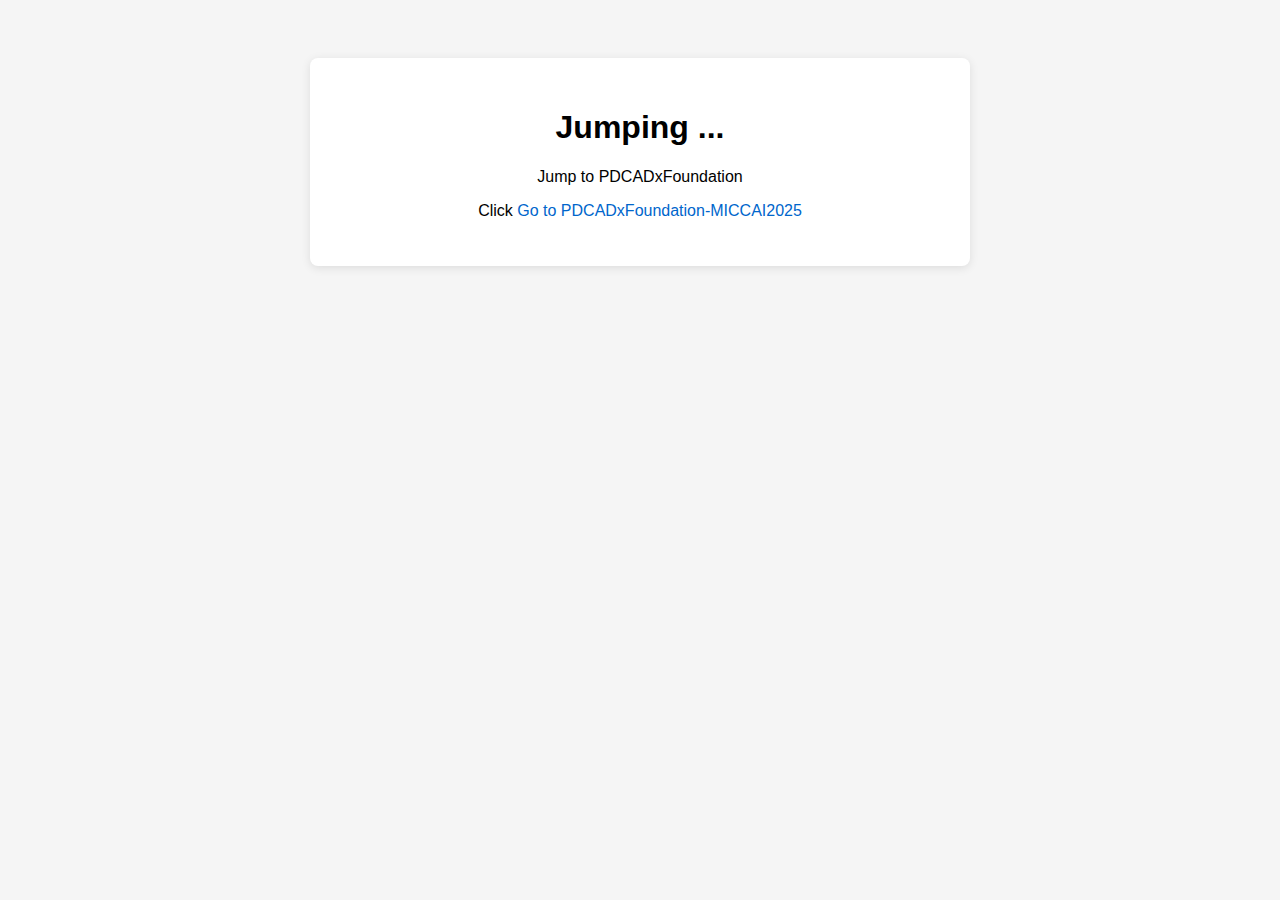
<file: challenges/PDCADxFoundation-html/index.html>
<!DOCTYPE html>
<html lang="zh-CN">
<head>
    <meta charset="UTF-8">
    <meta http-equiv="refresh" content="5; url=https://ruijin-imit.github.io/challenges/PDCADxFoundation-MICCAI2025/">
    <title>Jumping ...</title>
    <style>
        body {
            font-family: Arial, sans-serif;
            text-align: center;
            padding: 50px;
            background-color: #f5f5f5;
        }
        .container {
            max-width: 600px;
            margin: 0 auto;
            background: white;
            padding: 30px;
            border-radius: 8px;
            box-shadow: 0 2px 10px rgba(0,0,0,0.1);
        }
        a {
            color: #0066cc;
            text-decoration: none;
        }
        a:hover {
            text-decoration: underline;
        }
    </style>
</head>
<body>
    <div class="container">
        <h1>Jumping ...</h1>
        <p>Jump to PDCADxFoundation</p>
        <p>Click <a href="https://ruijin-imit.github.io/challenges/PDCADxFoundation-MICCAI2025/">Go to PDCADxFoundation-MICCAI2025</a> </p>
    </div>
</body>
</html>
</file>
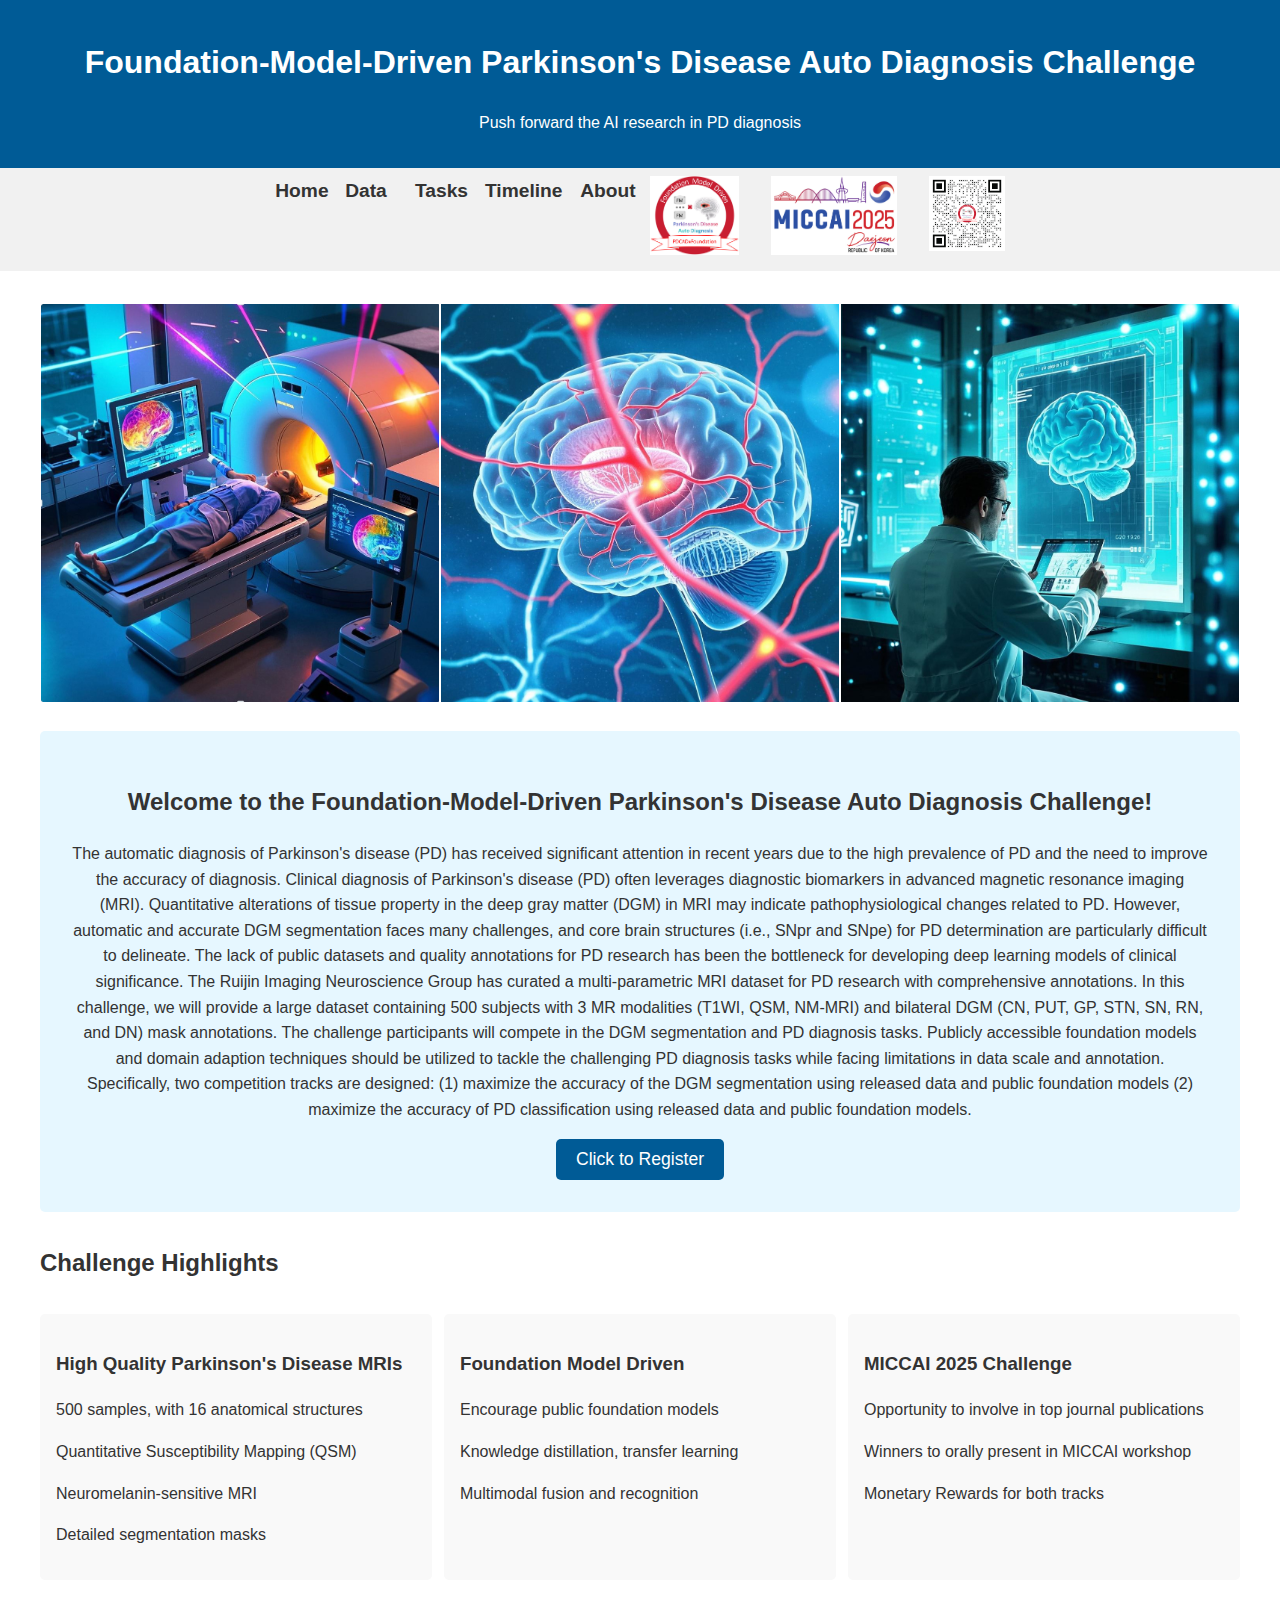
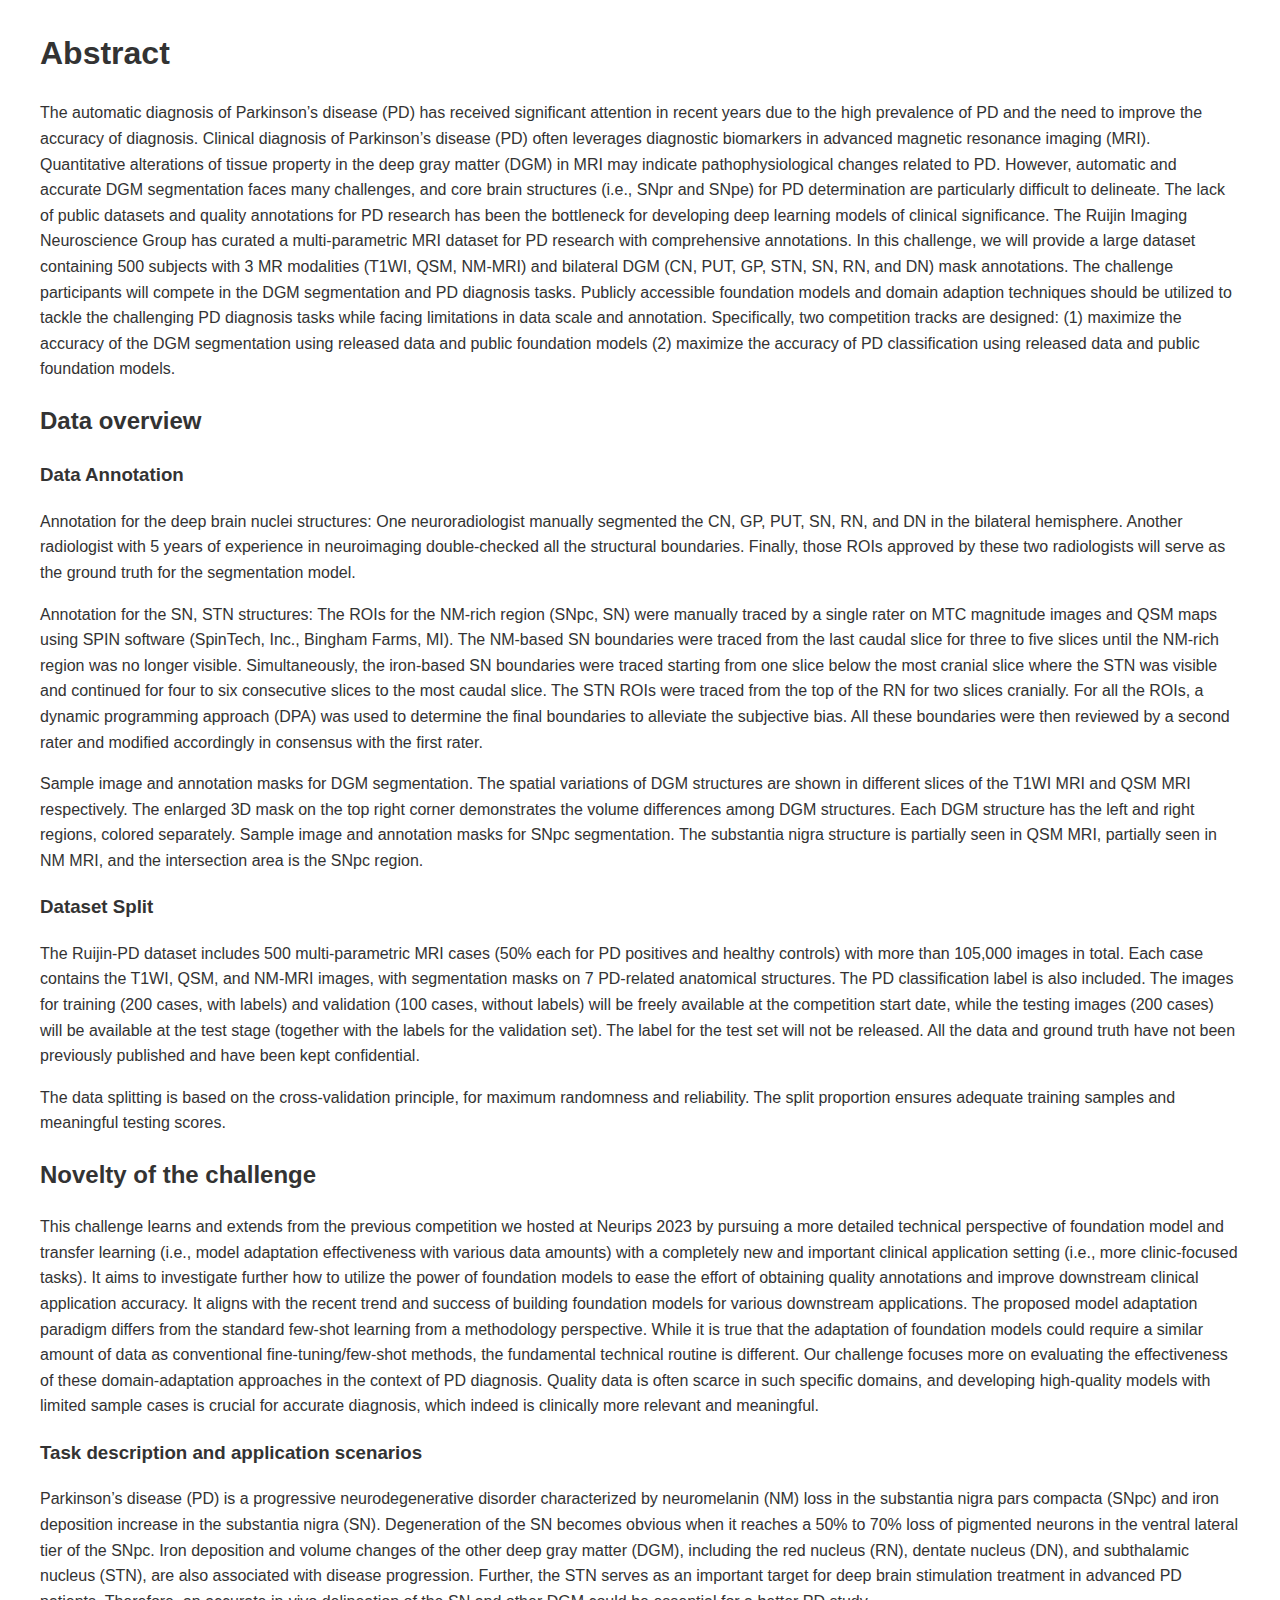
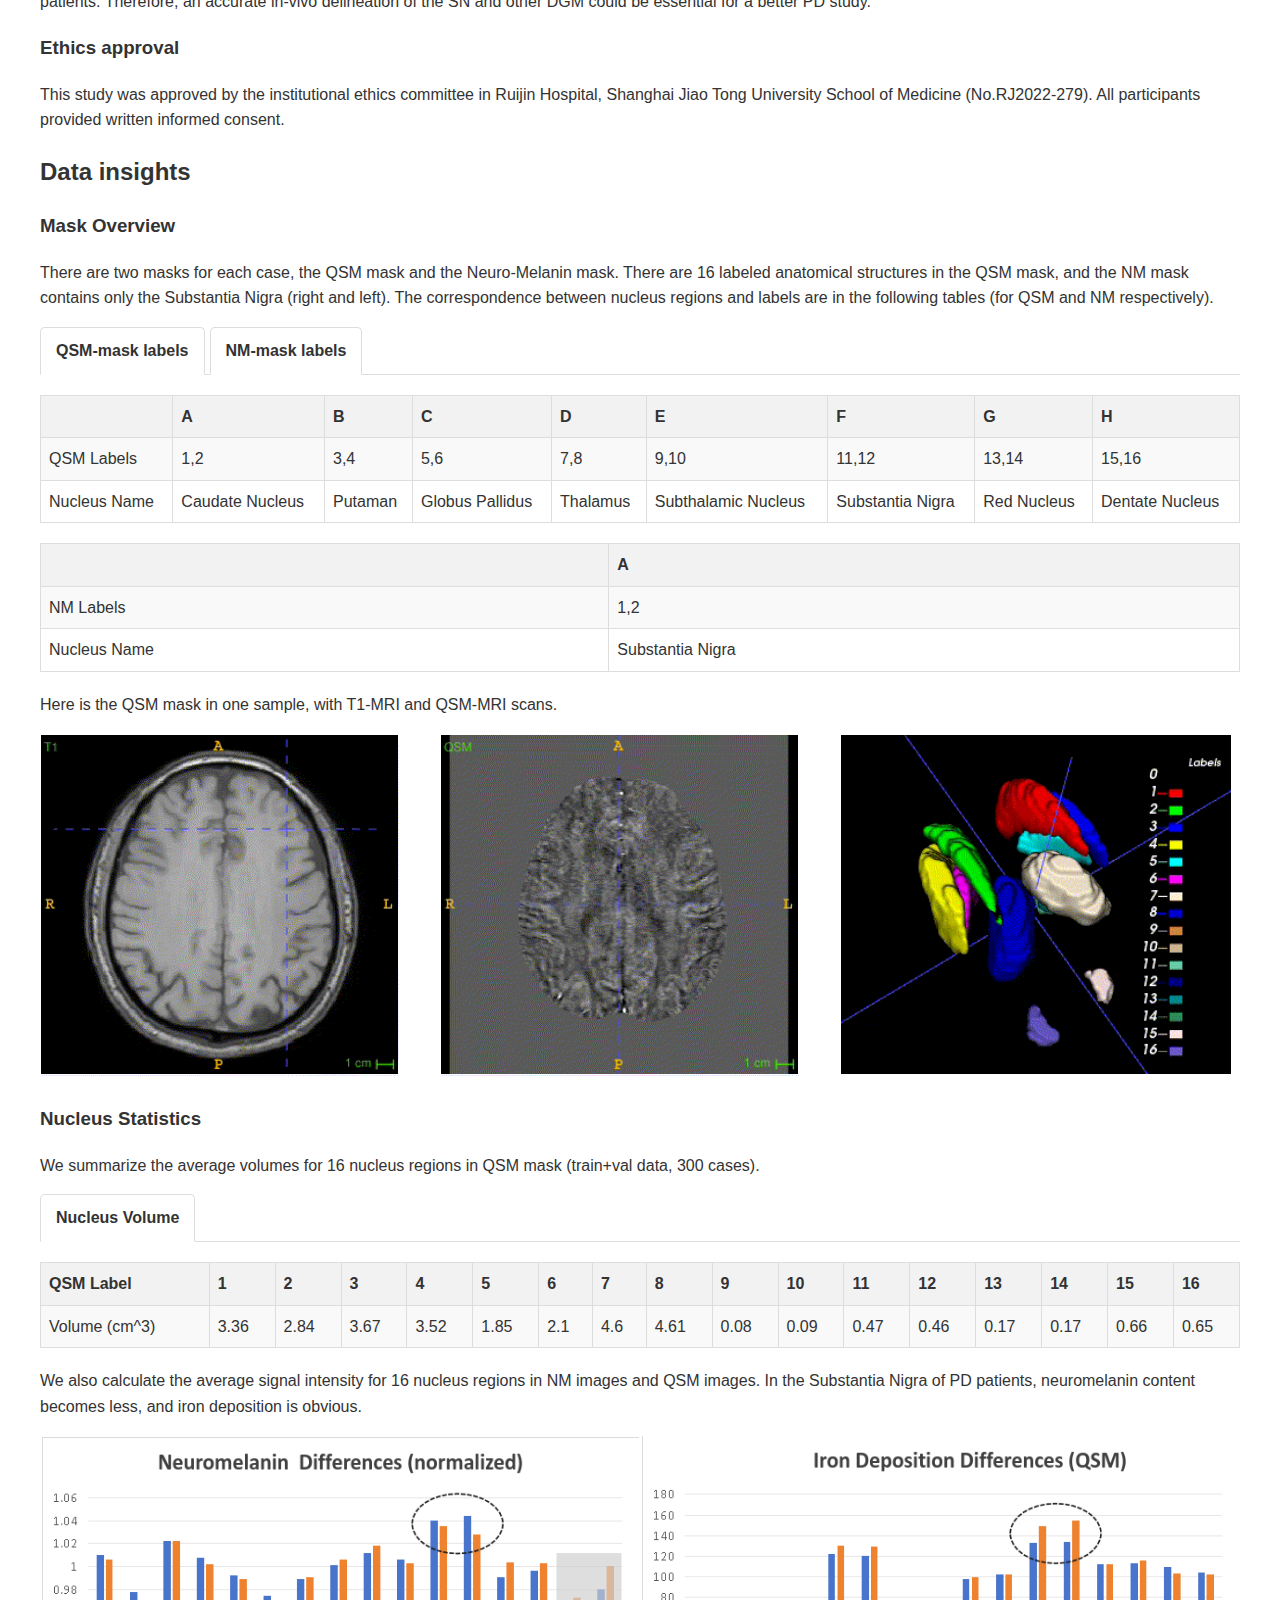
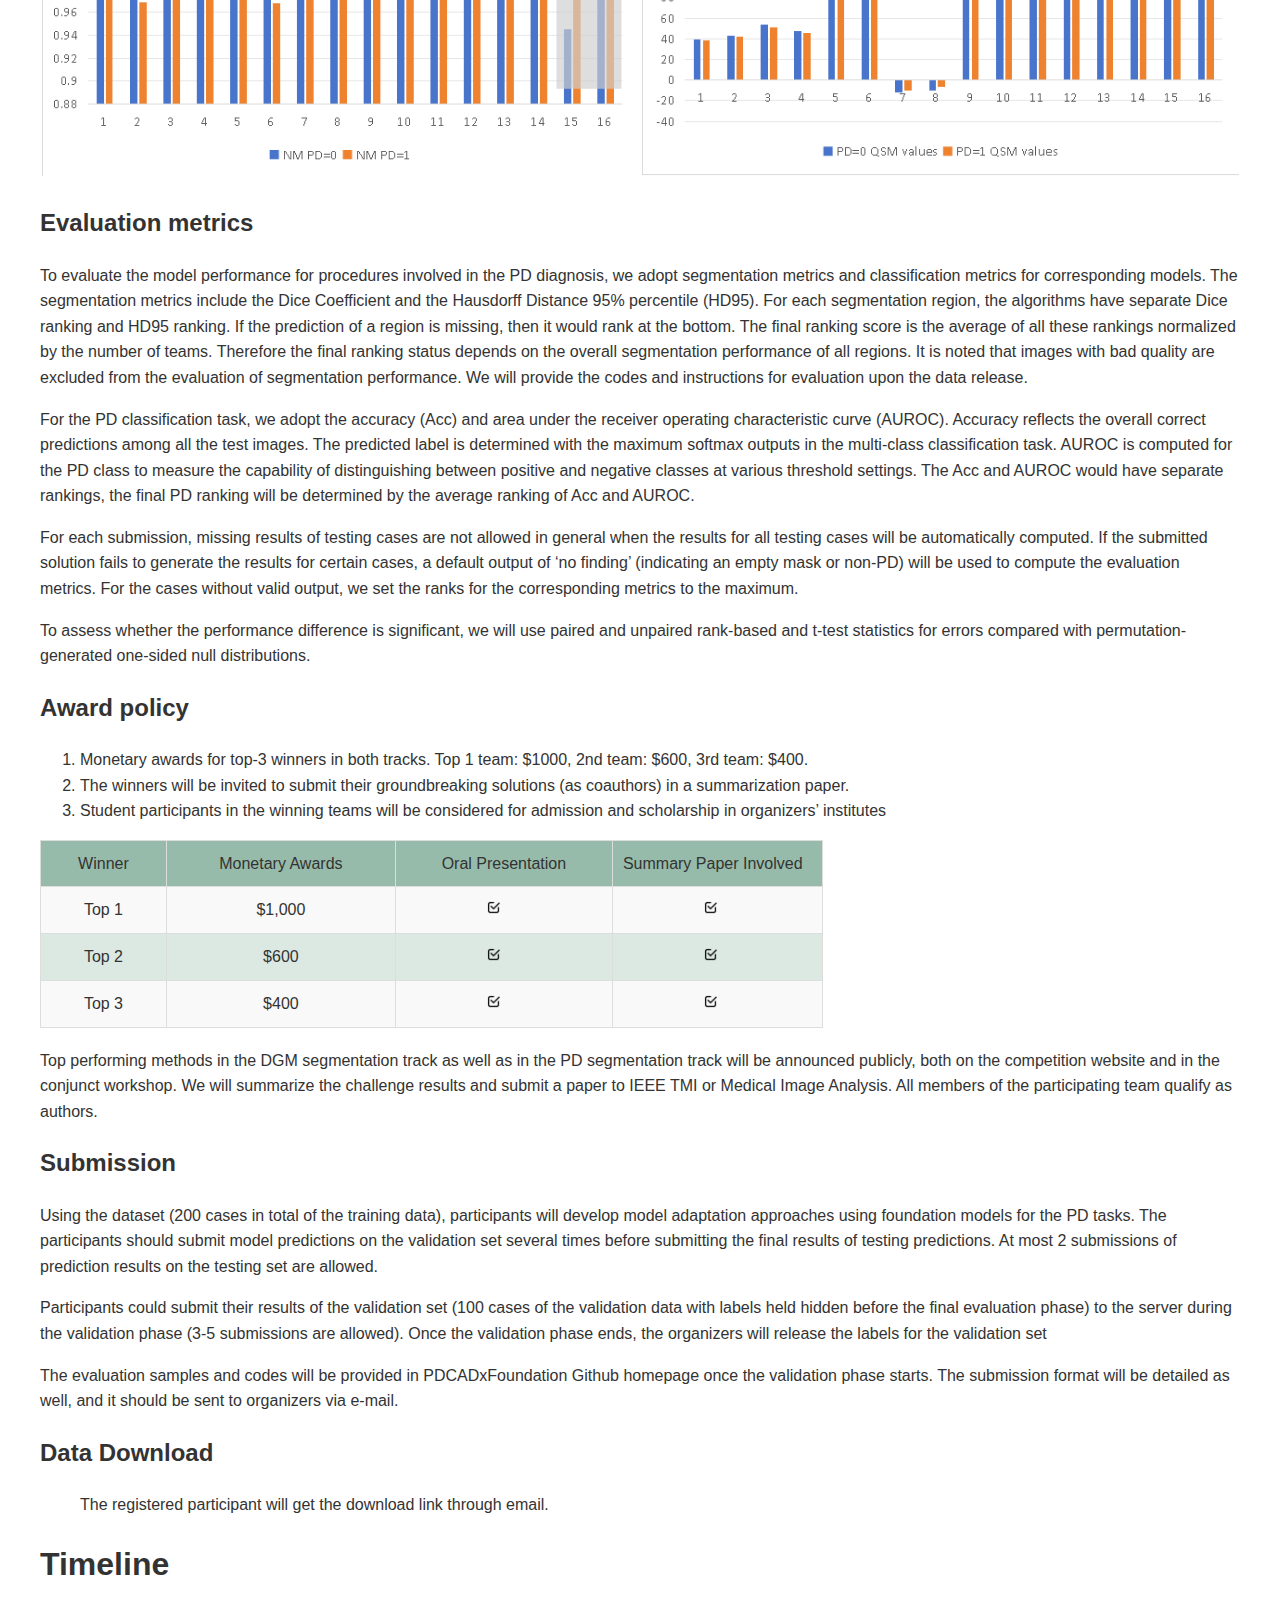
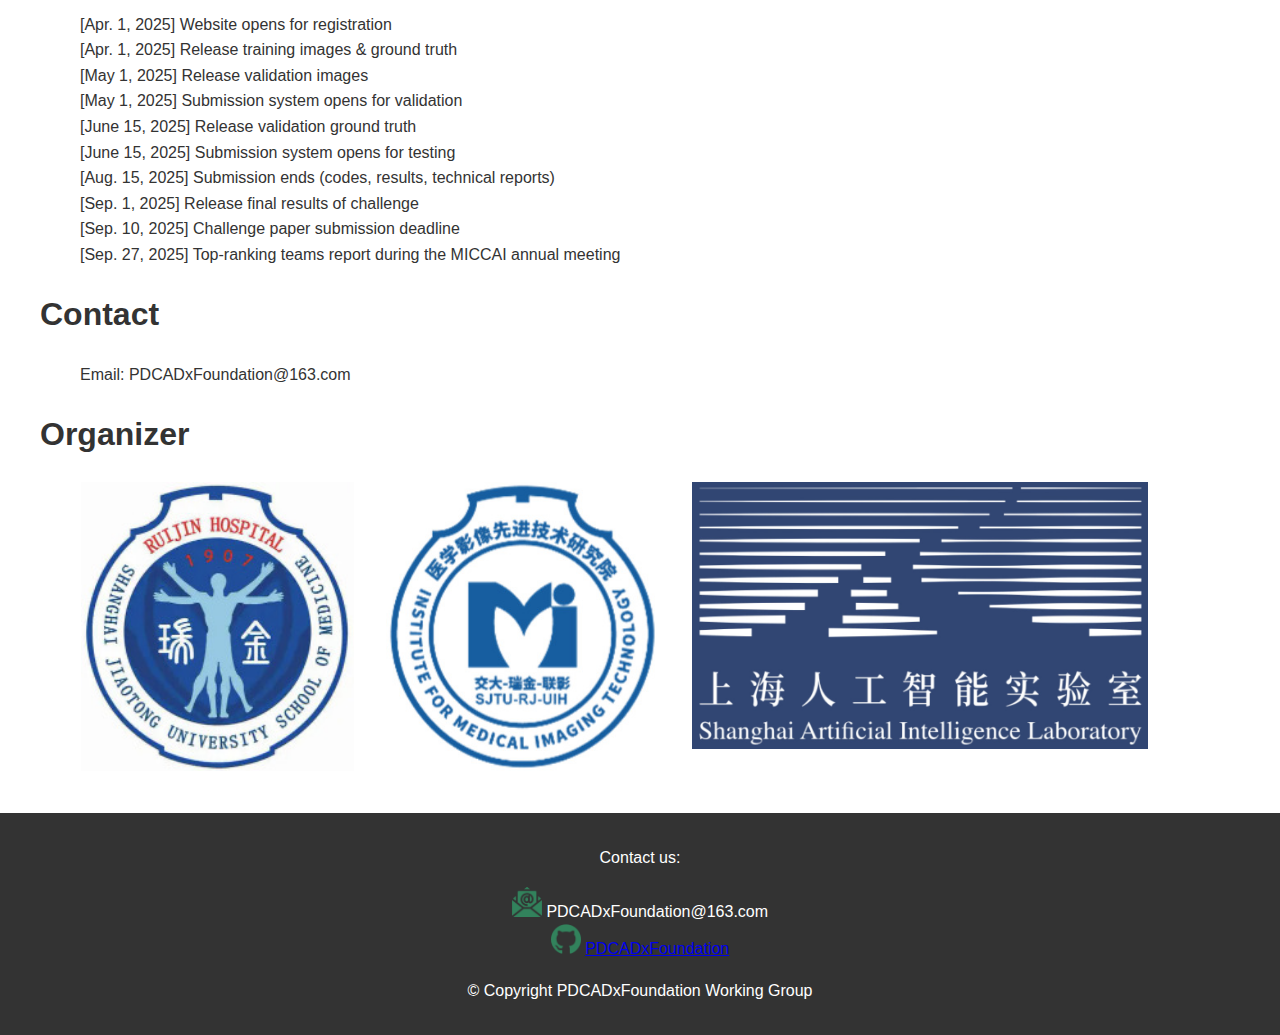
<file: challenges/PDCADxFoundation-MICCAI2025/index.html>
<!DOCTYPE html>
<html lang="zh-CN">
<head>
    <meta charset="UTF-8">
    <meta name="viewport" content="width=device-width, initial-scale=1.0">
    <title>Foundation-Model-Driven Parkinson's Disease Auto Diagnosis Challenge </title>

<!--    <link rel="stylesheet" href="nicepage.css" media="screen">-->
    <link rel="stylesheet" href="Home.css" media="screen">
<!--  <script class="u-script" type="text/javascript" src="jquery-1.9.1.min.js" defer=""></script>-->
<!--  <script class="u-script" type="text/javascript" src="nicepage.js" defer=""></script>-->

    <style>
        body {
            font-family: 'Arial', sans-serif;
            line-height: 1.6;
            margin: 0;
            padding: 0;
            color: #333;
        }
        header {
            background-color: #005b96;
            color: white;
            padding: 1rem 0;
            text-align: center;
        }
        nav {
            background-color: #f1f1f1;
            padding: 0.5rem;
        }
        nav ul {
            list-style-type: none;
            margin: 0;
            padding: 0;
            display: flex;
            justify-content: center;
        }
        nav li {
            margin: 0 1rem;
        }
        nav a {
            text-decoration: none;
            color: #333;
            font-weight: bold;
        }
        nav a:hover {
            color: #005b96;
        }
        .container {
            max-width: 1200px;
            margin: 2rem auto;
            padding: 0 1rem;
        }
        .hero {
            background-color: #e6f7ff;
            padding: 2rem;
            border-radius: 5px;
            margin-bottom: 2rem;
            text-align: center;
        }
        .features {
            display: flex;
            flex-wrap: wrap;
            justify-content: space-between;
            margin-top: 2rem;
        }
        .feature {
            flex-basis: 30%;
            margin-bottom: 1rem;
            padding: 1rem;
            background-color: #f9f9f9;
            border-radius: 5px;
        }
        footer {
            background-color: #333;
            color: white;
            text-align: center;
            padding: 1rem 0;
            margin-top: 2rem;
        }


        table {
            width: 100%;
            border-collapse: collapse;
        }


        myimg.td {
            /*border: 1px solid #ddd;*/
            text-align: left; /* 左对齐 */
            vertical-align: middle;
        }

        /*img {*/
        /*    display: block;*/
        /*}*/
   .table-container {
    display: flex;
    flex-wrap: wrap;
  }

  .table-container div {
    flex: 1;
    min-width: 100px;
  }

  

    .tabs {
      display: flex;
      border-bottom: 1px solid #ddd;
      margin-bottom: 20px;
    }
    .tab {
      padding: 10px 15px;
      cursor: pointer;
      background-color: #f1f1f1;
      border: 1px solid #ddd;
      border-bottom: none;
      margin-right: 5px;
      border-radius: 5px 5px 0 0;
    }
    .tab.active {
      background-color: #fff;
      border-bottom: 1px solid #fff;
      margin-bottom: -1px;
      font-weight: bold;
    }
    .sheet {
      display: none;
    }
    .sheet.active {
      display: block;
    }
    table {
      border-collapse: collapse;
      width: 100%;
      margin-bottom: 20px;
    }
    th {
      background-color: #f2f2f2;
      text-align: left;
      padding: 8px;
      border: 1px solid #ddd;
      font-weight: bold;
    }
    td {
      padding: 8px;
      border: 1px solid #ddd;
      vertical-align: top;
    }
    tr:nth-child(even) {
      background-color: #f9f9f9;
    }
    tr:hover {
      background-color: #f1f1f1;
    }
    .sheet-title {
      font-size: 18px;
      font-weight: bold;
      margin-bottom: 10px;
    }
    img {
      max-width: 100%;
    }



    </style>


</head>
<body>
    <header>
        <h1>Foundation-Model-Driven Parkinson's Disease Auto Diagnosis Challenge</h1>
        <p>Push forward the AI research in PD diagnosis</p>
    </header>


    <nav>
        <ul>

            <li style="width: 3%;"><a href="index.html"  style="font-size: 1.2rem;">Home</a></li>
            <li style="width: 3%;"><a href="dataset.html"  style="font-size: 1.2rem;">Data</a></li>
            <li style="width: 3%;"><a href="tasks.html" style="font-size: 1.2rem;">Tasks</a></li>
            <li style="width: 5%;"><a href="schedule.html" style="font-size: 1.2rem;">Timeline</a></li>
            <li style="width: 3%;"><a href="about.html" style="font-size: 1.2rem;">About</a></li>
            <li  style="width: 7%;"><img src="images/PDCADxFoundation_logo.jpg" style="width:100%;"  alt="Analysis" /></li>
            <li  style="width: 10%;"><a href="https://conferences.miccai.org/2025/en/default.asp"><img style="width:100%;" src="images/MICCAI2025_logo.jpg"  alt="Analysis" /> </a>  </li>
            <li  style="width: 6%;"><img src="images/PDCADxFoundation-ORcode_small.jpg" style="width:100%;"   alt="Analysis" /></li>
        </ul>
    </nav>



    <div class="container">

        <table>
        <tr>
        <td  style="width: 33%;border: none;padding: 1px;"><img style="max-width:100%;" src="images/example-scan.jpg" alt="example-MR-scan" /></td>
        <td  style="width: 33%;border: none;padding: 1px;"><img style="max-width:100%;" src="images/example-brain.jpg" alt="example-brain" /></td>
        <td  style="width: 33%;border: none;padding: 1px;"><img style="max-width:100%;" src="images/example-analysis.jpg"  alt="example-auto-analysis" /></td>
        </tr>
        </table>


        <section class="hero">
            <h2>Welcome to the Foundation-Model-Driven Parkinson's Disease Auto Diagnosis Challenge!</h2>
            <p>
The automatic diagnosis of Parkinson's disease (PD) has received significant attention in recent years due to the
high prevalence of PD and the need to improve the accuracy of diagnosis. Clinical diagnosis of Parkinson's disease
(PD) often leverages diagnostic biomarkers in advanced magnetic resonance imaging (MRI). Quantitative
alterations of tissue property in the deep gray matter (DGM) in MRI may indicate pathophysiological changes
related to PD. However, automatic and accurate DGM segmentation faces many challenges, and core brain
structures (i.e., SNpr and SNpe) for PD determination are particularly difficult to delineate. The lack of public
datasets and quality annotations for PD research has been the bottleneck for developing deep learning models of
clinical significance. The Ruijin Imaging Neuroscience Group has curated a multi-parametric MRI dataset for PD
research with comprehensive annotations. In this challenge, we will provide a large dataset containing 500
subjects with 3 MR modalities (T1WI, QSM, NM-MRI) and bilateral DGM (CN, PUT, GP, STN, SN, RN, and DN) mask
annotations. The challenge participants will compete in the DGM segmentation and PD diagnosis tasks. Publicly
accessible foundation models and domain adaption techniques should be utilized to tackle the challenging PD
diagnosis tasks while facing limitations in data scale and annotation. Specifically, two competition tracks are
designed: (1) maximize the accuracy of the DGM segmentation using released data and public foundation models
(2) maximize the accuracy of PD classification using released data and public foundation models.
        </p>
            <button style="font-size:1.1em; background-color: #005b96; color: white; border: none; padding: 10px 20px; border-radius: 5px; cursor: pointer;" onclick="window.open('https://www.wjx.top/vm/eZnlCCv.aspx#', '_blank')"> Click to Register </button>
        </section>

        <h2>Challenge Highlights</h2>
        <div class="features">
            <div class="feature">
                <h3>High Quality Parkinson's Disease MRIs</h3>
                <p>500 samples, with 16 anatomical structures</p>
                <p>Quantitative Susceptibility Mapping (QSM)</p>
                <p>Neuromelanin-sensitive MRI</p>
                <p>Detailed segmentation masks</p>
            </div>
            <div class="feature">
                <h3>Foundation Model Driven</h3>
                <p>Encourage public foundation models </p>
                <p>Knowledge distillation, transfer learning </p>
                <p>Multimodal fusion and recognition </p>
            </div>
            <div class="feature">
                <h3>MICCAI 2025 Challenge</h3>
                <p>Opportunity to involve in top journal publications </p>
                <p>Winners to orally present in MICCAI workshop </p>
                <p>Monetary Rewards for both tracks </p>
            </div>
        </div>

        <section style="margin-top: 2rem;">



        <h1 id="abstract">Abstract</h1>
<p>The automatic diagnosis of Parkinson’s disease (PD) has received significant attention in recent years due to the high prevalence of PD and the need to improve the accuracy of diagnosis. Clinical diagnosis of Parkinson’s disease (PD) often leverages diagnostic biomarkers in advanced magnetic resonance imaging (MRI). Quantitative alterations of tissue property in the deep gray matter (DGM) in MRI may indicate pathophysiological changes related to PD. However, automatic and accurate DGM segmentation faces many challenges, and core brain structures (i.e., SNpr and SNpe) for PD determination are particularly difficult to delineate. The lack of public datasets and quality annotations for PD research has been the bottleneck for developing deep learning models of clinical significance. The Ruijin Imaging Neuroscience Group has curated a multi-parametric MRI dataset for PD research with comprehensive annotations. In this challenge, we will provide a large dataset containing 500 subjects with 3 MR modalities (T1WI, QSM, NM-MRI) and bilateral DGM (CN, PUT, GP, STN, SN, RN, and DN) mask annotations. The challenge participants will compete in the DGM segmentation and PD diagnosis tasks. Publicly accessible foundation models and domain adaption techniques should be utilized to tackle the challenging PD diagnosis tasks while facing limitations in data scale and annotation. Specifically, two competition tracks are designed: (1) maximize the accuracy of the DGM segmentation using released data and public foundation models (2) maximize the accuracy of PD classification using released data and public foundation models.</p>
<h2 id="data-overview">Data overview</h2>
<h3 id="data-annotation">Data Annotation</h3>
<p>Annotation for the deep brain nuclei structures: One neuroradiologist manually segmented the CN, GP, PUT, SN, RN, and DN in the bilateral hemisphere. Another radiologist with 5 years of experience in neuroimaging double-checked all the structural boundaries. Finally, those ROIs approved by these two radiologists will serve as the ground truth for the segmentation model.</p>
<p>Annotation for the SN, STN structures: The ROIs for the NM-rich region (SNpc, SN) were manually traced by a single rater on MTC magnitude images and QSM maps using SPIN software (SpinTech, Inc., Bingham Farms, MI). The NM-based SN boundaries were traced from the last caudal slice for three to five slices until the NM-rich region was no longer visible. Simultaneously, the iron-based SN boundaries were traced starting from one slice below the most cranial slice where the STN was visible and continued for four to six consecutive slices to the most caudal slice. The STN ROIs were traced from the top of the RN for two slices cranially. For all the ROIs, a dynamic programming approach (DPA) was used to determine the final boundaries to alleviate the subjective bias. All these boundaries were then reviewed by a second rater and modified accordingly in consensus with the first rater.</p>
<p>Sample image and annotation masks for DGM segmentation. The spatial variations of DGM structures are shown in different slices of the T1WI MRI and QSM MRI respectively. The enlarged 3D mask on the top right corner demonstrates the volume differences among DGM structures. Each DGM structure has the left and right regions, colored separately. Sample image and annotation masks for SNpc segmentation. The substantia nigra structure is partially seen in QSM MRI, partially seen in NM MRI, and the intersection area is the SNpc region.</p>
<h3 id="data-split">Dataset Split</h3>
<p>The Ruijin-PD dataset includes 500 multi-parametric MRI cases (50% each for PD positives and healthy controls) with more than 105,000 images in total. Each case contains the T1WI, QSM, and NM-MRI images, with segmentation masks on 7 PD-related anatomical structures. The PD classification label is also included. The images for training (200 cases, with labels) and validation (100 cases, without labels) will be freely available at the competition start date, while the testing images (200 cases) will be available at the test stage (together with the labels for the validation set). The label for the test set will not be released. All the data and ground truth have not been previously published and have been kept confidential.</p>
<p>The data splitting is based on the cross-validation principle, for maximum randomness and reliability. The split proportion ensures adequate training samples and meaningful testing scores.</p>
<h2 id="novelty-of-the-challenge">Novelty of the challenge</h2>
<p>This challenge learns and extends from the previous competition we hosted at Neurips 2023 by pursuing a more detailed technical perspective of foundation model and transfer learning (i.e., model adaptation effectiveness with various data amounts) with a completely new and important clinical application setting (i.e., more clinic-focused tasks). It aims to investigate further how to utilize the power of foundation models to ease the effort of obtaining quality annotations and improve downstream clinical application accuracy. It aligns with the recent trend and success of building foundation models for various downstream applications. The proposed model adaptation paradigm differs from the standard few-shot learning from a methodology perspective. While it is true that the adaptation of foundation models could require a similar amount of data as conventional fine-tuning/few-shot methods, the fundamental technical routine is different. Our challenge focuses more on evaluating the effectiveness of these domain-adaptation approaches in the context of PD diagnosis. Quality data is often scarce in such specific domains, and developing high-quality models with limited sample cases is crucial for accurate diagnosis, which indeed is clinically more relevant and meaningful.</p>
<h3 id="task-description-and-application-scenarios">Task description and application scenarios</h3>
<p>Parkinson’s disease (PD) is a progressive neurodegenerative disorder characterized by neuromelanin (NM) loss in the substantia nigra pars compacta (SNpc) and iron deposition increase in the substantia nigra (SN). Degeneration of the SN becomes obvious when it reaches a 50% to 70% loss of pigmented neurons in the ventral lateral tier of the SNpc. Iron deposition and volume changes of the other deep gray matter (DGM), including the red nucleus (RN), dentate nucleus (DN), and subthalamic nucleus (STN), are also associated with disease progression. Further, the STN serves as an important target for deep brain stimulation treatment in advanced PD patients. Therefore, an accurate in-vivo delineation of the SN and other DGM could be essential for a better PD study.</p>
<h3 id="ethics-approval">Ethics approval</h3>
<p>This study was approved by the institutional ethics committee in Ruijin Hospital, Shanghai Jiao Tong University School of Medicine (No.RJ2022-279). All participants provided written informed consent.</p>

<h2 id="data-insights">Data insights</h2>
            <h3 id="mask-overview">Mask Overview</h3>
            <p>There are two masks for each case, the QSM mask and the Neuro-Melanin mask.
                There are 16 labeled anatomical structures in the QSM mask, and the NM mask contains only the Substantia Nigra (right and left).
                The correspondence between nucleus regions and labels are in the following tables (for QSM and NM respectively).</p>

  <div class="tabs">
    <div class="tab active" onclick="switchTab('QSM-mask labels')">QSM-mask labels</div>
    <div class="tab active" onclick="switchTab('NM-mask labels')">NM-mask labels</div>
  </div>

  <div id="QSM-mask labels" class="sheet active">
    <table><tr><th>  </th><th>A</th><th>B</th><th>C</th><th>D</th><th>E</th><th>F</th><th>G</th><th>H</th></tr><tr><td>QSM Labels</td><td>1,2</td><td>3,4</td><td>5,6</td><td>7,8</td><td>9,10</td><td>11,12</td><td>13,14</td><td>15,16</td></tr><tr><td>Nucleus Name</td><td>Caudate Nucleus</td><td>Putaman</td><td>Globus Pallidus</td><td>Thalamus</td><td>Subthalamic Nucleus</td><td>Substantia Nigra</td><td>Red Nucleus</td><td>Dentate Nucleus</td></tr></table>
  </div>


  <div id="NM-mask labels" class="sheet active">
    <table><tr><th>  </th><th>A</th></tr><tr><td>NM Labels</td><td>1,2</td></tr><tr><td>Nucleus Name</td><td>Substantia Nigra</td></tr></table>
  </div>

      <p>Here is the QSM mask in one sample, with T1-MRI and QSM-MRI scans.</p>

        <table>
        <tr>
            <td  style="width: 32%;border: none;padding: 1px;"> <img style="width:90%;"  src="images/pd-t1.gif" alt="Ruijin Hospital" /></td>
            <td  style="width: 32%;border: none;padding: 1px;"> <img style="width:90%;"  src="images/pd-qsm.gif"  alt="Ruijin-IMIT" /></td>
            <td  style="width: 32%;border: none;padding: 1px;"> <img style="width:98%;"  src="images/pd-segments.gif"  alt="Shanghai-AI-Lab" /></td>
        </tr>
        </table>
    <h3 id="nucleus-statistics">Nucleus Statistics</h3>
     <p>We summarize the average volumes for 16 nucleus regions in QSM mask (train+val data, 300 cases).</p>
    <div class="tabs">
    <div class="tab active" onclick="switchTab('Nucleus Volume')">Nucleus Volume</div>
  </div>

  <div id="Nucleus Volume" class="sheet active">
    <table><tr><th>QSM Label</th><th>1</th><th>2</th><th>3</th><th>4</th><th>5</th><th>6</th><th>7</th><th>8</th><th>9</th><th>10</th><th>11</th><th>12</th><th>13</th><th>14</th><th>15</th><th>16</th></tr><tr><td>Volume (cm^3)</td><td>3.36</td><td>2.84</td><td>3.67</td><td>3.52</td><td>1.85</td><td>2.1</td><td>4.6</td><td>4.61</td><td>0.08</td><td>0.09</td><td>0.47</td><td>0.46</td><td>0.17</td><td>0.17</td><td>0.66</td><td>0.65</td></tr></table>
  </div>

            <p>We also calculate the average signal intensity for 16 nucleus regions in NM images and QSM images. In the Substantia Nigra of PD patients, neuromelanin content becomes less, and iron deposition is obvious. </p>
        <table>
        <tr>
            <td  style="width: 50%;border: none;padding: 1px;"> <img style="width:100%;"  src="images/NM_stats.png" alt="Ruijin Hospital" /></td>
            <td  style="width: 50%;border: none;padding: 1px;"> <img style="width:100%;"  src="images/QSM_stats.png"  alt="Ruijin-IMIT" /></td>
        </tr>
        </table>



            <h2 id="evaluation-metrics">Evaluation metrics</h2>
<p>To evaluate the model performance for procedures involved in the PD diagnosis, we adopt segmentation metrics and classification metrics for corresponding models. The segmentation metrics include the Dice Coefficient and the Hausdorff Distance 95% percentile (HD95). For each segmentation region, the algorithms have separate Dice ranking and HD95 ranking. If the prediction of a region is missing, then it would rank at the bottom. The final ranking score is the average of all these rankings normalized by the number of teams. Therefore the final ranking status depends on the overall segmentation performance of all regions. It is noted that images with bad quality are excluded from the evaluation of segmentation performance. We will provide the codes and instructions for evaluation upon the data release.</p>
<p>For the PD classification task, we adopt the accuracy (Acc) and area under the receiver operating characteristic curve (AUROC). Accuracy reflects the overall correct predictions among all the test images. The predicted label is determined with the maximum softmax outputs in the multi-class classification task. AUROC is computed for the PD class to measure the capability of distinguishing between positive and negative classes at various threshold settings. The Acc and AUROC would have separate rankings, the final PD ranking will be determined by the average ranking of Acc and AUROC.</p>
<p>For each submission, missing results of testing cases are not allowed in general when the results for all testing cases will be automatically computed. If the submitted solution fails to generate the results for certain cases, a default output of ‘no finding’ (indicating an empty mask or non-PD) will be used to compute the evaluation metrics. For the cases without valid output, we set the ranks for the corresponding metrics to the maximum.</p>
<p>To assess whether the performance difference is significant, we will use paired and unpaired rank-based and t-test statistics for errors compared with permutation-generated one-sided null distributions.</p>
<h2 id="award-policy">Award policy</h2>
<ol type="1">
<li>Monetary awards for top-3 winners in both tracks. Top 1 team: $1000, 2nd team: $600, 3rd team: $400.<br />
</li>
<li>The winners will be invited to submit their groundbreaking solutions (as coauthors) in a summarization paper.</li>
<li>Student participants in the winning teams will be considered for admission and scholarship in organizers’ institutes</li>
</ol>

                   <div class="u-expanded-width u-table u-table-responsive u-table-1">
            <table class="u-table-entity">
              <colgroup>
                <col width="10.5%">
                <col width="19.1%">
                <col width="18.1%">
                <col width="17.5%">
                <col width="16%">
                <col width="18.8%">
              </colgroup>
              <tbody class="u-table-body">
                <tr style="height: 39px;">
                  <td style="background-color: rgba(47, 120, 86, 0.5019607843137255);"
                    class="u-align-center u-custom-font u-font-arialu-table-cell">
                    Winner</td>
                  <td style="background-color: rgba(47, 120, 86, 0.5019607843137255);"
                    class="u-align-center u-custom-font u-font-arial u-grey-10 u-table-cell">
                    Monetary Awards</td>
                  <td style="background-color: rgba(47, 120, 86, 0.5019607843137255);"
                    class="u-align-center u-custom-font u-font-arial u-grey-10 u-table-cell">
                    Oral Presentation</td>
                  <td style="background-color: rgba(47, 120, 86, 0.5019607843137255);"
                    class="u-custom-font u-font-arial u-grey-10 u-table-cell">Summary
                    Paper
                    Involved</td>
                </tr>
                <tr style="height: 36px;">
                  <td class="u-align-center u-custom-font u-font-arial u-table-cell u-text-grey-60">Top 1</td>
                  <td class="u-align-center u-custom-font u-font-arial u-table-cell u-text-grey-60">$1,000</td>
                  <td class="u-custom-font u-font-arial u-table-cell u-text-grey-60"><img src="images/3502463.png"
                      style="width:15px;height:auto;margin-left: 80px;" alt=""></td>
                  <td class="u-custom-font u-font-arial u-table-cell u-text-grey-60"><img src="images/3502463.png"
                      style="width:15px;height:auto;margin-left: 80px;" alt=""></td>
                </tr>
                <tr style="height: 29px;">
                  <td style="background-color: rgba(56, 129, 95, 0.176);"
                    class="u-align-center u-custom-font u-font-arial u-grey-10 u-table-cell u-text-grey-60 u-table-cell-14">
                    Top 2</td>
                  <td style="background-color: rgba(56, 129, 95, 0.176);"
                    class="u-align-center u-custom-font u-font-arial u-grey-10 u-table-cell u-text-grey-60 u-table-cell-15">
                    $600</td>
                  <td style="background-color: rgba(56, 129, 95, 0.176);"
                    class="u-custom-font u-font-arial u-grey-10 u-table-cell u-text-grey-60 u-table-cell-17"><img
                      src="images/3502463.png" style="width:15px;height:auto;margin-left: 80px;" alt=""></td>
                  <td style="background-color: rgba(56, 129, 95, 0.176);"
                    class="u-custom-font u-font-arial u-grey-10 u-table-cell u-text-grey-60 u-table-cell-18"><img
                      src="images/3502463.png" style="width:15px;height:auto;margin-left: 80px;" alt=""></td>
                </tr>
                <tr style="height: 47px;">
                  <td class="u-align-center u-custom-font u-font-arial u-table-cell u-text-grey-60">Top 3</td>
                  <td class="u-align-center u-custom-font u-font-arial u-table-cell u-text-grey-60">$400</td>
                  <td class="u-custom-font u-font-arial u-table-cell u-text-grey-60"><img src="images/3502463.png"
                      style="width:15px;height:auto;margin-left: 80px;" alt=""></td>
                  <td class="u-custom-font u-font-arial u-table-cell u-text-grey-60"><img src="images/3502463.png"
                      style="width:15px;height:auto;margin-left: 80px;" alt=""></td>
                </tr>

              </tbody>
            </table>
          </div>


<p>Top performing methods in the DGM segmentation track as well as in the PD segmentation track will be announced publicly, both on the competition website and in the conjunct workshop. We will summarize the challenge results and submit a paper to IEEE TMI or Medical Image Analysis. All members of the participating team qualify as authors.</p>
<h2 id="submission">Submission</h2>
<p>Using the dataset (200 cases in total of the training data), participants will develop model adaptation approaches using foundation models for the PD tasks. The participants should submit model predictions on the validation set several times before submitting the final results of testing predictions. At most 2 submissions of prediction results on the testing set are allowed.</p>
<p>Participants could submit their results of the validation set (100 cases of the validation data with labels held hidden before the final evaluation phase) to the server during the validation phase (3-5 submissions are allowed). Once the validation phase ends, the organizers will release the labels for the validation set</p>
<p>The evaluation samples and codes will be provided in PDCADxFoundation Github homepage once the validation phase starts. The submission format will be detailed as well, and it should be sent to organizers via e-mail.</p>
<h2 id="data-download">Data Download</h2>
<blockquote>
<p>The registered participant will get the download link through email. </p>
</blockquote>
<h1 id="timeline">Timeline</h1>
<blockquote>
<p>[Apr. 1, 2025] Website opens for registration<br />
[Apr. 1, 2025] Release training images &amp; ground truth<br />
[May 1, 2025] Release validation images<br />
[May 1, 2025] Submission system opens for validation<br />
[June 15, 2025] Release validation ground truth<br />
[June 15, 2025] Submission system opens for testing<br />
[Aug. 15, 2025] Submission ends (codes, results, technical reports)<br />
[Sep. 1, 2025] Release final results of challenge<br />
[Sep. 10, 2025] Challenge paper submission deadline<br />
[Sep. 27, 2025] Top-ranking teams report during the MICCAI annual meeting<br />
</p>
</blockquote>
<h1 id="contact">Contact</h1>
<blockquote>
<p> Email: PDCADxFoundation@163.com</p>
</blockquote>

<h1 id="organizer">Organizer</h1>
<blockquote>
<!--<p> Department of Radiology, Ruijin Hospital, Shanghai Jiao Tong University School of Medicine </p>-->
<!--<p> Institute for Medical Imaging Technology, Ruijin Hospital, Shanghai Jiao Tong University School of Medicine </p>-->
<!--<p> Shanghai AI lab </p>-->

<!--height="200"-->
            <table>
        <tr>
            <td  style="width: 15%;border: none;padding: 1px;"> <img style="width:90%;"  src="images/Ruijin-logo.jpg" alt="Ruijin Hospital" /></td>
            <td  style="width: 15%;border: none;padding: 1px;"> <img style="width:90%;"  src="images/Ruijin-IMIT-logo.jpg"  alt="Ruijin-IMIT" /></td>
            <td  style="width: 25%;border: none;padding: 1px;"> <img style="width:90%;"  src="images/Shanghai-AI-Lab-logo.jpg"  alt="Shanghai-AI-Lab" /></td>
        </tr>
        </table>

</blockquote>


        </section>

    </div>





  <footer class="u-clearfix u-custom-color-2 u-footer" id="sec-0201">
    <div class="u-clearfix u-sheet u-sheet-1">
      <div class="data-layout-selected u-clearfix u-expanded-width u-gutter-30 u-layout-wrap u-layout-wrap-1">
        <div class="u-gutter-0 u-layout">
          <div class="u-layout-row">
            <div class="u-align-left u-container-style u-layout-cell u-left-cell u-size-17 u-layout-cell-1">
              <div class="u-container-layout u-container-layout-1">
                <p class="u-large-text u-text u-text-variant u-text-1"> Contact us:<br>
                </p><span class="u-file-icon u-icon u-text-custom-color-3 u-icon-1"><img
                    src="images/2669570-68c79634.png" width="30"  alt=""></span>
<!--                <p class="u-text u-text-2">-->
                  <a class="u-active-none u-border-hover-grey-75 u-border-none u-btn u-button-link u-button-style u-hover-none u-none u-text-body-alt-color u-btn-1"
                    data-href="mailto:PDCADxFoundation@163.com">PDCADxFoundation@163.com<br>
                  </a>
<!--                </p>-->
<!--                  <span class="u-file-icon u-icon u-text-custom-color-3 u-icon-2"><img-->
<!--                    src="images/733635-bd022505.png" alt=""></span>-->
<!--                <p class="u-text u-text-3">-->
<!--                  <a class="u-active-none u-border-hover-grey-75 u-border-none u-btn u-button-link u-button-style u-hover-none u-none u-text-body-alt-color u-btn-2"-->
<!--                    href="https://twitter.com/CMRxRecon" target="_blank">PDCADxFoundation<br>-->
<!--                  </a>-->
<!--                </p>-->
<!--                <a class="u-active-none u-border-hover-grey-75 u-border-none u-btn u-button-link u-button-style u-hover-none u-none u-text-body-alt-color u-btn-3"-->
<!--                  href="https://www.synapse.org/#!Synapse:syn54951257/wiki/" target="_blank">Synapse Link</a><span-->
<!--                  class="u-file-icon u-icon u-text-custom-color-3 u-icon-3"><img src="images/10276957-f66d7f95.png"-->
<!--                    alt=""></span>-->
                <span
                  class="u-file-icon u-icon u-text-custom-color-3 u-icon-4"><img src="images/25231-9e47ce63.png" width="30"
                    alt=""></span>
                  <a class="u-active-none u-border-hover-grey-75 u-border-none u-btn u-button-link u-button-style u-hover-none u-none u-text-body-alt-color u-btn-4"
                  href="https://github.com/Ruijin-IMIT/PDCADxFoundation" target="_blank">PDCADxFoundation </a>
              </div>
            </div>
<!--            <div class="u-container-style u-layout-cell u-size-26 u-layout-cell-2">-->
<!--              <div class="u-container-layout u-container-layout-2">-->
<!--                <img style="position:absolute;margin:92px auto 0 39px;width: 65px;height: auto;"-->
<!--                  src="images/fudan-logo.png">-->
<!--                <img style="position:absolute;margin:95px auto 0 112px;width: 55px;height: auto;" src="images/R-C.png">-->
<!--                <img style="position:absolute;margin:95px auto 0 178px;width: 55px;height: auto;"-->
<!--                  src="images/Shield_of_Imperial_College_London.svg.png">-->
<!--                <img style="position:absolute;margin:92px auto 0 240px;width: 60px;height: auto;"-->
<!--                  src="images/1636px-Oxford-University-Circlet.svg.png">-->
<!--                <img style="position:absolute;margin:94px auto 0 310px;width: 60px;height: auto;"-->
<!--                  src="images/hong-kong-polytechnic-university-logo-00FF467BCA-seeklogo.com.png">-->
<!--                <img style="position:absolute;margin:94px auto 0 380px;width: 60px;height: auto;"-->
<!--                  src="images/1200px-Xiamen_University_logo.svg.png">-->

<!--                <img style="position:absolute;margin:177px auto 0 50px;width: 60px;height: auto;"-->
<!--                  src="images/Ruijin_Hospital_Shanghai_Jiaotong_University_School_Of_Medicine_logo.png">-->
<!--                <img style="position:absolute;margin:180px auto 0 120px;width: 60px;height: auto;"-->
<!--                  src="images/Renji_hospital_logo.png">-->
<!--                <img style="position:absolute;margin:198px auto 0 190px;width: 115px;height: auto;"-->
<!--                  src="images/640px-Philips_logo.svg.png">-->
<!--                <img style="position:absolute;margin:180px auto 0 315px;width: 60px;height: auto;"-->
<!--                  src="images/nice-logo.png">-->
<!--                <img style="position:absolute;margin:180px auto 0 370px;width: 60px;height: auto;"-->
<!--                  src="images/jitri_logo.png">-->
<!--                <br><br><br><br><br><br><br>-->

<!--              </div>-->
<!--            </div>-->

            </div>
          </div>
        </div>
      </div>


      <div class="u-border-2 u-border-custom-color-3 u-line u-line-horizontal u-line-1"></div>
      <p class="u-text u-text-custom-color-3 u-text-7"> © Copyright PDCADxFoundation Working Group<br>
      </p>
    </div>
  </footer>



  <script>
      // do nothing 20250409
    function switchTab(sheetName) {
        return
      // 隐藏所有工作表
      const sheets = document.getElementsByClassName('sheet');
      for (let i = 0; i < sheets.length; i++) {
        sheets[i].classList.remove('active');
      }

      // 取消所有标签的活动状态
      const tabs = document.getElementsByClassName('tab');
      for (let i = 0; i < tabs.length; i++) {
        tabs[i].classList.remove('active');
      }

      // 显示选中的工作表
      document.getElementById(sheetName).classList.add('active');

      // 设置选中标签的活动状态
      const clickedTab = Array.from(tabs).find(tab => tab.textContent === sheetName);
      if (clickedTab) {
        clickedTab.classList.add('active');
      }
    }
  </script>


</body>
</html>
</file>
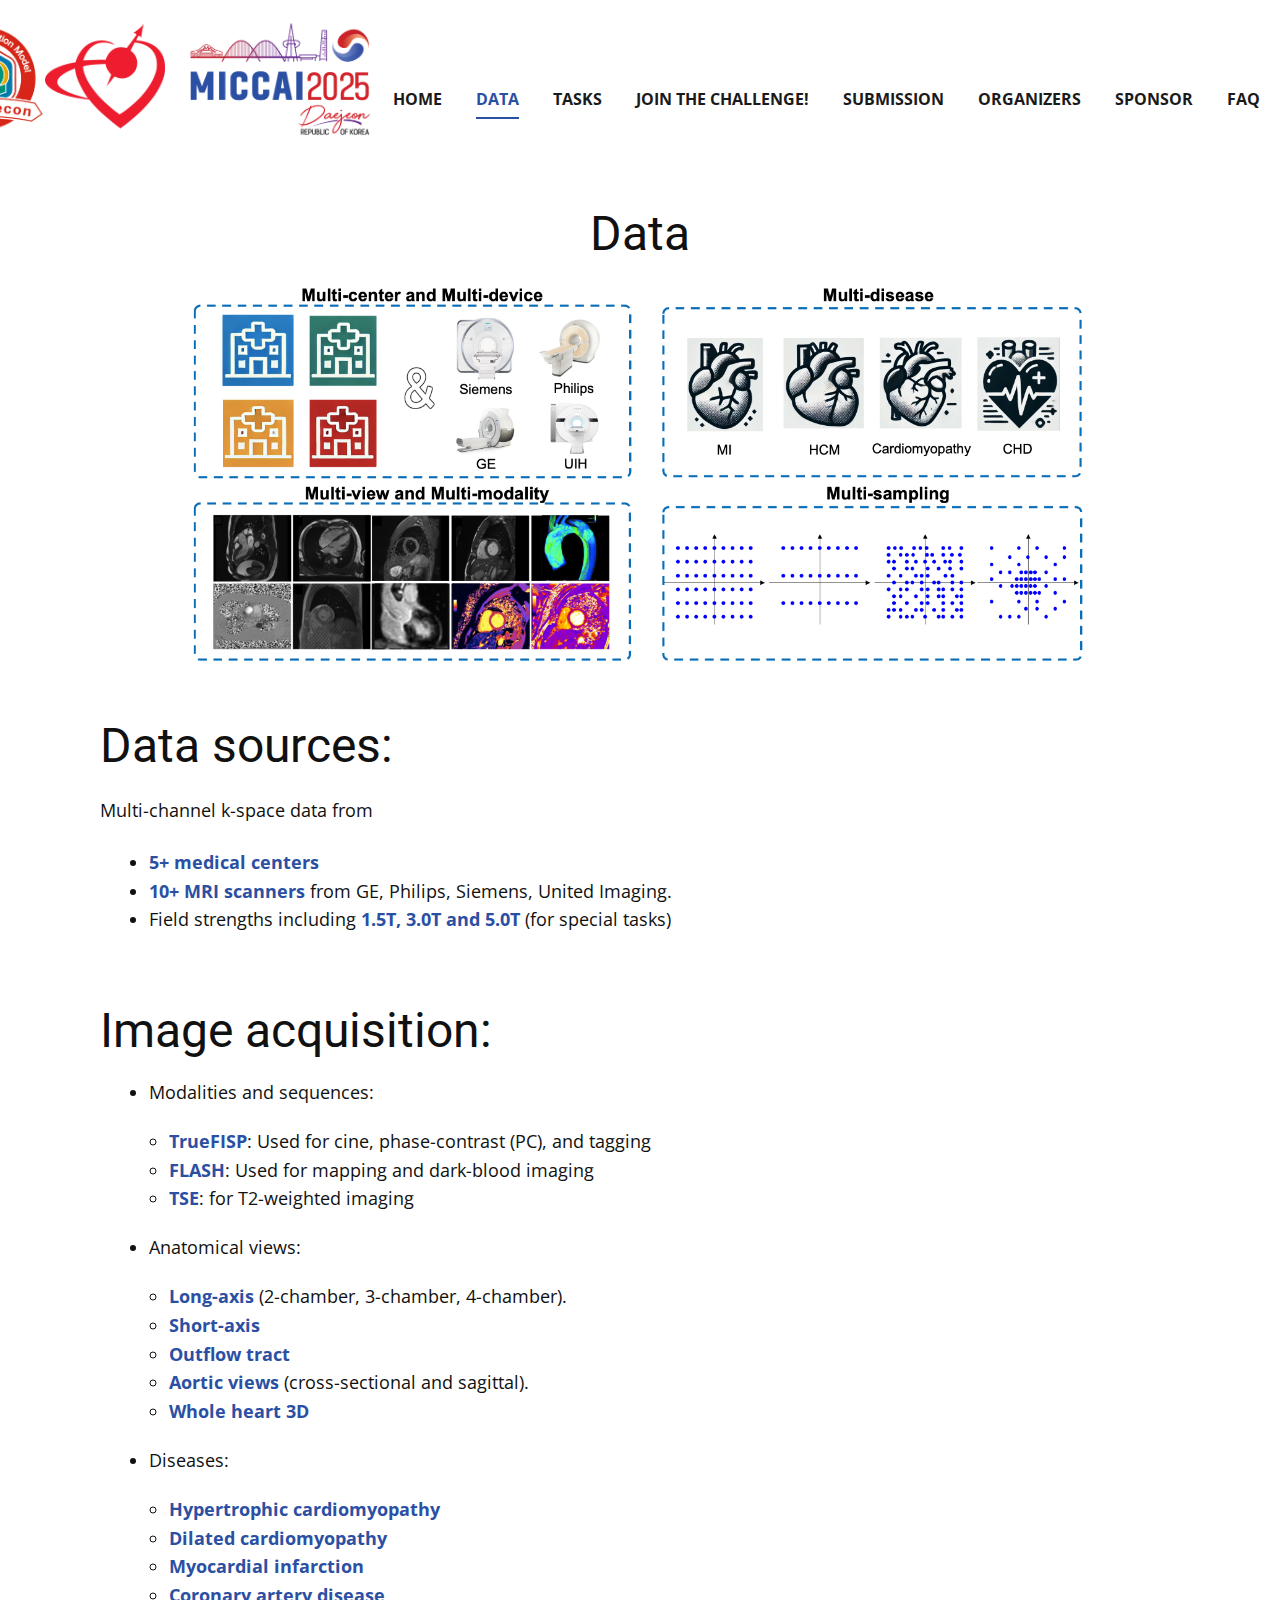
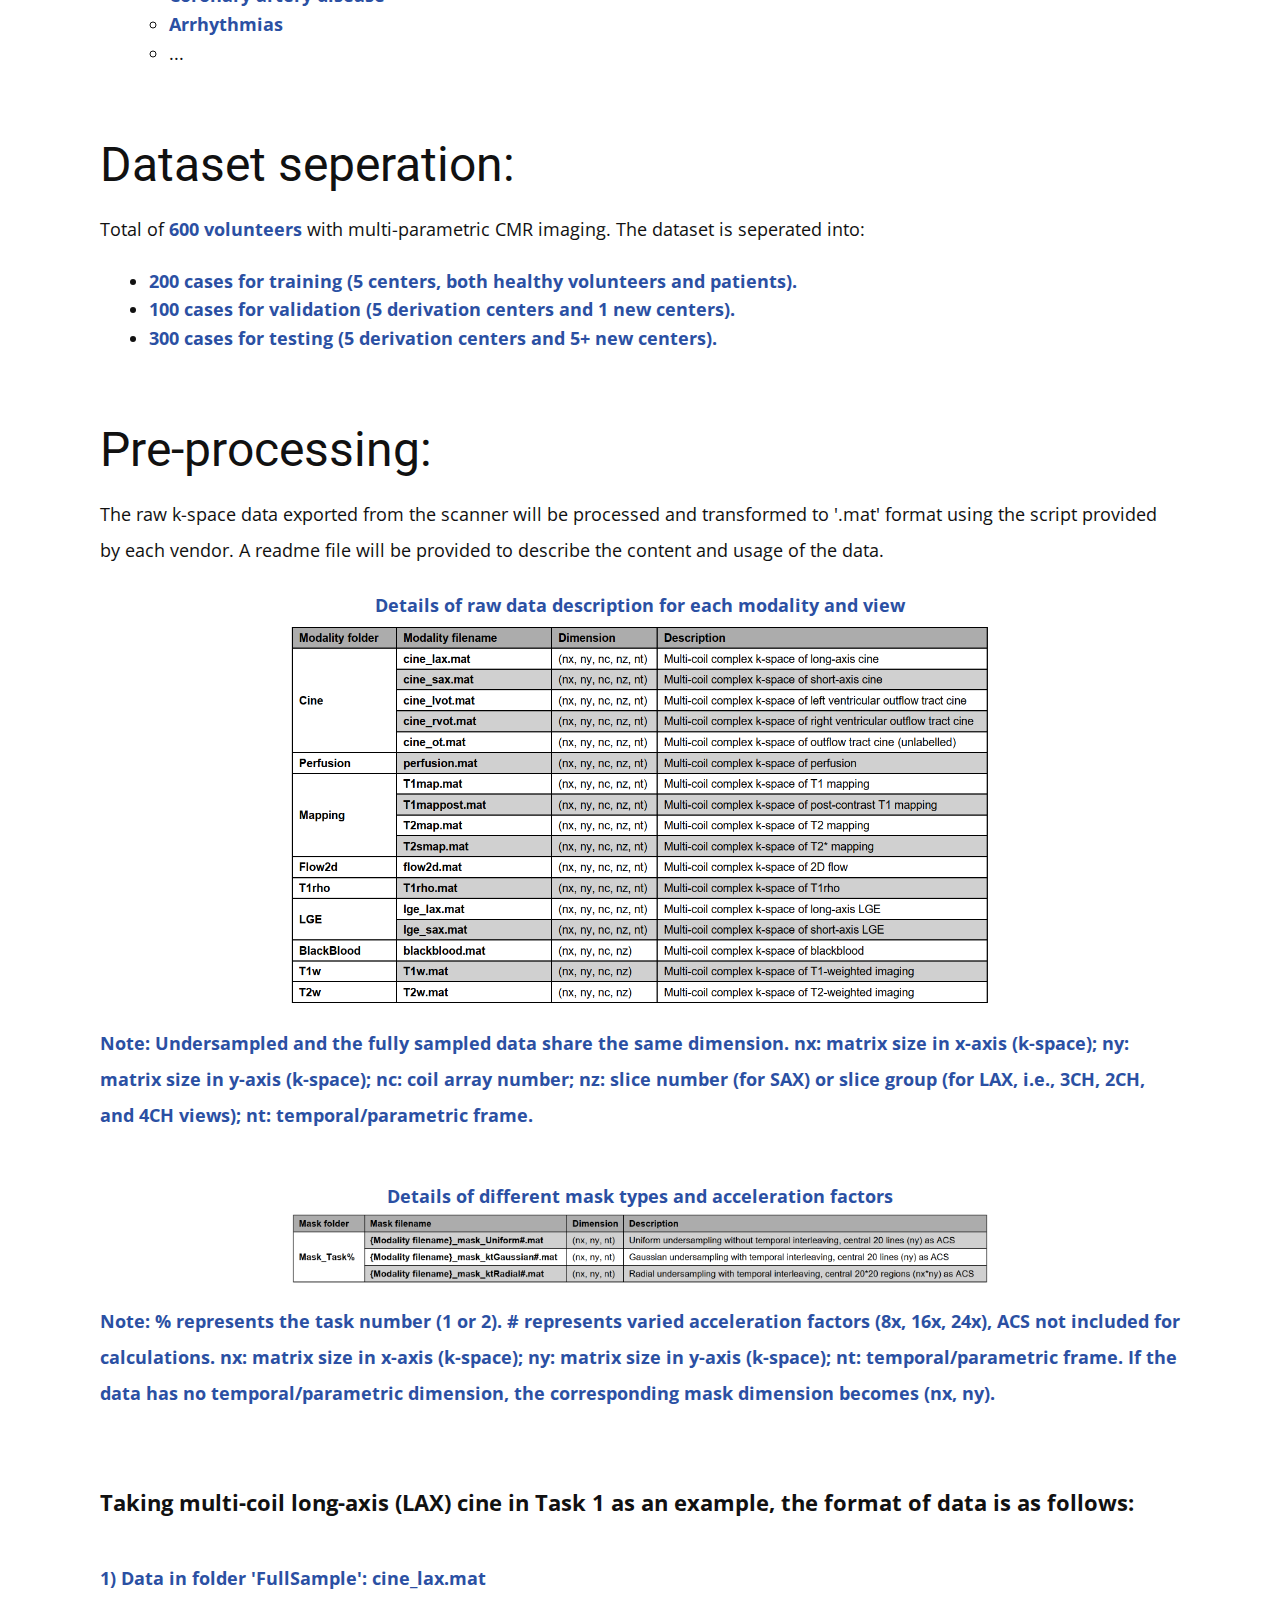
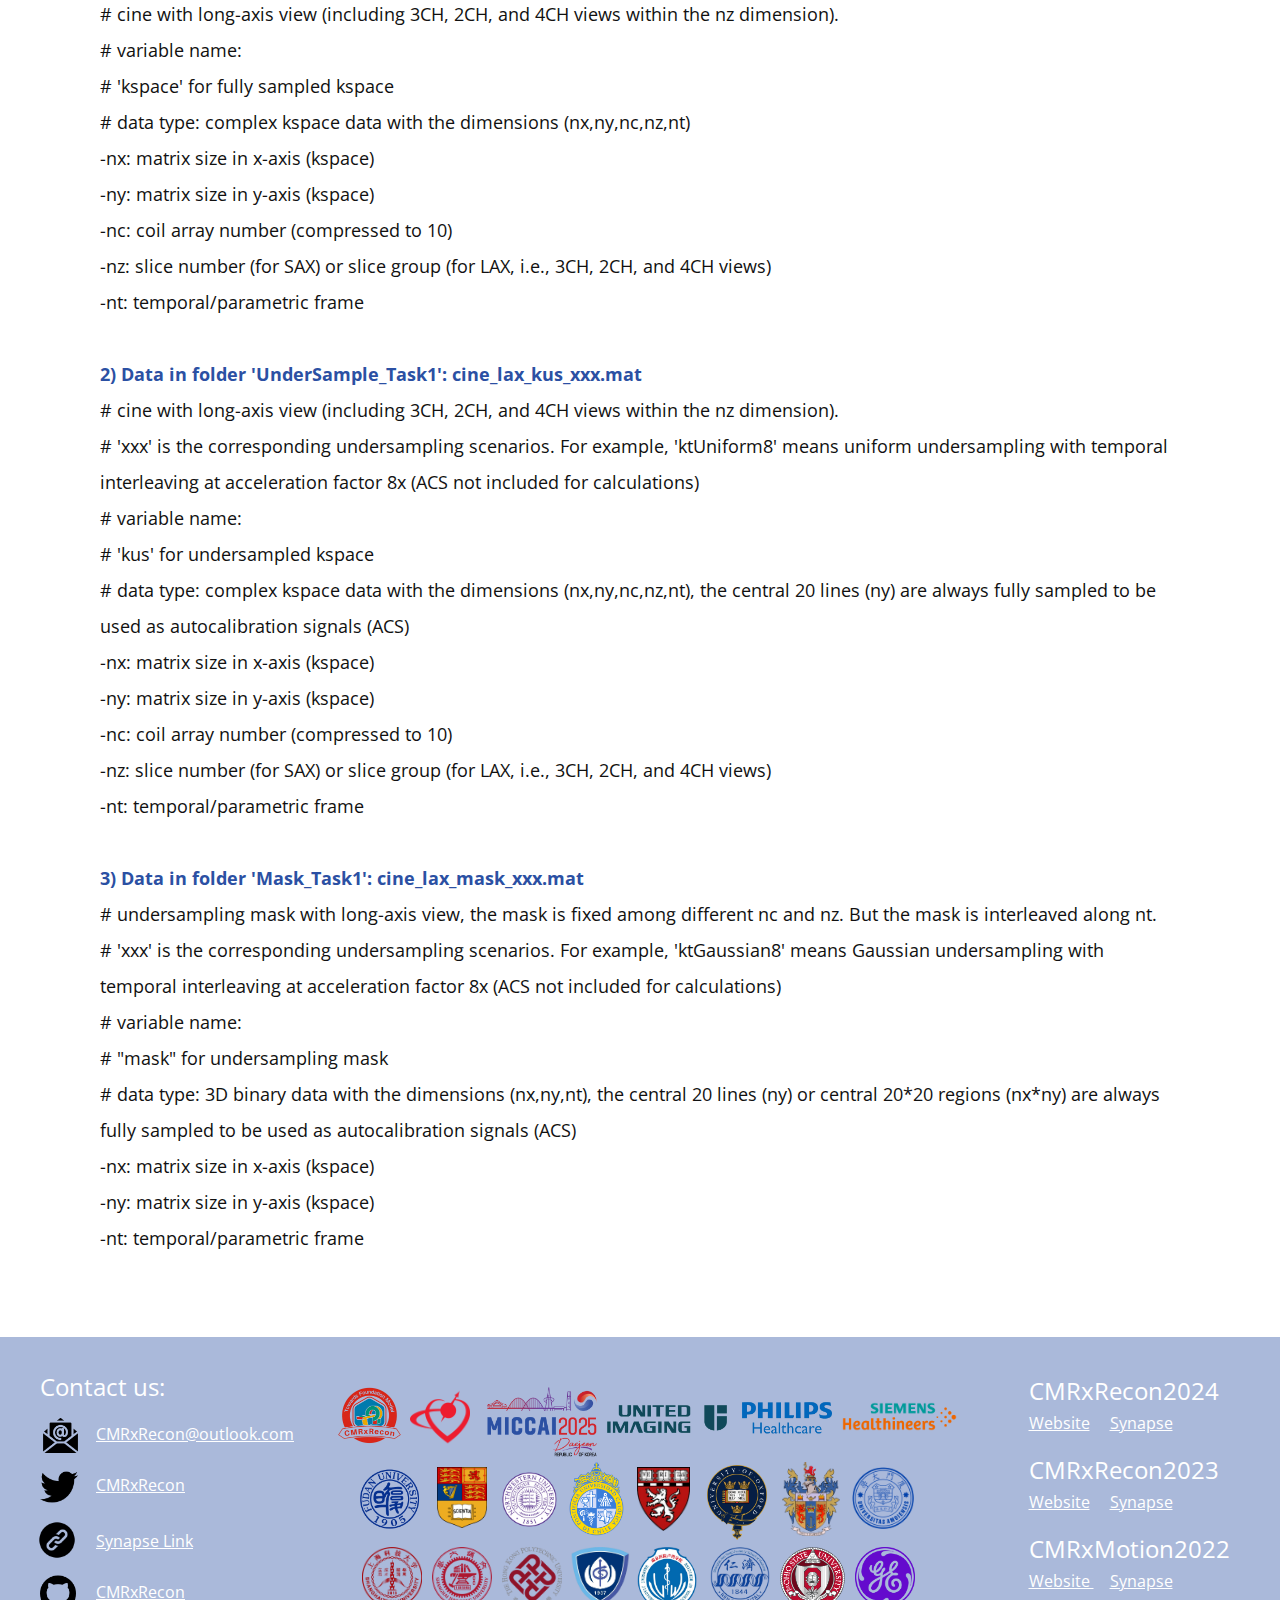
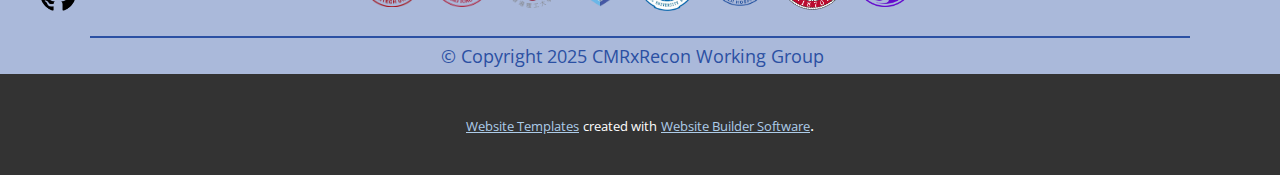
<file: 2025/Data.html>
<!DOCTYPE html>
<html style="font-size: 16px;" lang="en">

<head>
  <meta name="viewport" content="width=device-width, initial-scale=1.0">
  <meta charset="utf-8">
  <meta name="keywords" content="">
  <meta name="description" content="">
  <title>Data</title>
  <link rel="stylesheet" href="nicepage.css" media="screen">
  <link rel="stylesheet" href="Data.css" media="screen">
  <script class="u-script" type="text/javascript" src="jquery-1.9.1.min.js" defer=""></script>
  <script class="u-script" type="text/javascript" src="nicepage.js" defer=""></script>
  <meta name="generator" content="Nicepage 6.7.2, nicepage.com">
  <link id="u-theme-google-font" rel="stylesheet"
    href="https://fonts.googleapis.com/css?family=Roboto:100,100i,300,300i,400,400i,500,500i,700,700i,900,900i|Open+Sans:300,300i,400,400i,500,500i,600,600i,700,700i,800,800i">
  <meta name="viewport"
    content="width=device-width, initial-scale=1.0, minimum-scale=1.5, maximum-scale=2.0, user-scalable=yes" />









  <script type="application/ld+json">{
		"@context": "http://schema.org",
		"@type": "Organization",
		"name": "cmrxrecon2024",
		"url": "/",
		"logo": "images/miccai2025-logo.png"
}</script>
  <meta name="theme-color" content="#478ac9">
  <meta property="og:title" content="Data">
  <meta property="og:description" content="">
  <meta property="og:type" content="website">
  <link rel="canonical" href="/">
  <meta data-intl-tel-input-cdn-path="intlTelInput/">
</head>


<body data-path-to-root="/" data-include-products="false" class="u-body u-xl-mode" data-lang="en">
  <header class="u-clearfix u-header u-sticky u-sticky-7dd4 u-white u-header" id="sec-7922">
    <div class="u-clearfix u-sheet u-valign-middle u-sheet-1">
      <a href="https://conferences.miccai.org/2024/en/default.asp" class="u-image u-logo u-image-1"
        data-image-width="768" data-image-height="333">
        <img src="images/miccai2025-logo.png" class="u-logo-image u-logo-image-1">
      </a>
      <img style="margin: -110px auto 0 -145px;" class="u-image u-image-contain u-image-default u-image-2"
        src="images/CMRxRecon-logo.png" alt="" data-image-width="2890" data-image-height="2514">
      <a href="https://scmr.org/" target="_blank">
        <img style="margin: -115px auto 0 -25px;" class="u-image u-image-contain u-image-default u-image-2"
          src="images/SCMR-logo.png" alt="SCMR Logo" data-image-width="2890" data-image-height="2514">
      </a>
      <nav class="u-menu u-menu-dropdown u-offcanvas u-menu-1">
        <div class="menu-collapse"
          style="font-size: 1rem; letter-spacing: 0px; font-weight: 700; text-transform: uppercase;">
          <a class="u-button-style u-custom-active-border-color u-custom-active-color u-custom-border u-custom-border-color u-custom-borders u-custom-hover-border-color u-custom-hover-color u-custom-left-right-menu-spacing u-custom-padding-bottom u-custom-text-active-color u-custom-text-color u-custom-text-decoration u-custom-text-hover-color u-custom-top-bottom-menu-spacing u-nav-link u-text-active-palette-1-base u-text-hover-palette-2-base"
            href="#">
            <svg class="u-svg-link" viewBox="0 0 24 24">
              <use xlink:href="#menu-hamburger"></use>
            </svg>
            <svg class="u-svg-content" version="1.1" id="menu-hamburger" viewBox="0 0 16 16" x="0px" y="0px"
              xmlns:xlink="http://www.w3.org/1999/xlink" xmlns="http://www.w3.org/2000/svg">
              <g>
                <rect y="1" width="16" height="2"></rect>
                <rect y="7" width="16" height="2"></rect>
                <rect y="13" width="16" height="2"></rect>
              </g>
            </svg>
          </a>
        </div>
        <div style="margin-right: 0px;" class="u-custom-menu u-nav-container">
          <ul style="margin-right: 0px;" class="u-nav u-spacing-30 u-unstyled u-nav-1">
            <li class="u-nav-item"><a
                class="u-border-2 u-border-active-custom-color-2 u-border-hover-custom-color-2 u-border-no-left u-border-no-right u-border-no-top u-button-style u-nav-link u-text-active-custom-color-3 u-text-grey-90 u-text-hover-custom-color-3"
                href="Home.html" style="padding: 10px 0px;">Home</a>
            </li>
            <li class="u-nav-item"><a
                class="u-border-2 u-border-active-custom-color-2 u-border-hover-custom-color-2 u-border-no-left u-border-no-right u-border-no-top u-button-style u-nav-link u-text-active-custom-color-3 u-text-grey-90 u-text-hover-custom-color-3"
                href="Data.html" style="padding: 10px 0px;">Data</a>
            </li>
            <li class="u-nav-item"><a
                class="u-border-2 u-border-active-custom-color-2 u-border-hover-custom-color-2 u-border-no-left u-border-no-right u-border-no-top u-button-style u-nav-link u-text-active-custom-color-3 u-text-grey-90 u-text-hover-custom-color-3"
                href="Tasks.html" style="padding: 10px 0px;">Tasks</a>
            </li>

            <li class="u-nav-item"><a
                class="u-border-2 u-border-active-custom-color-2 u-border-hover-custom-color-2 u-border-no-left u-border-no-right u-border-no-top u-button-style u-nav-link u-text-active-custom-color-3 u-text-grey-90 u-text-hover-custom-color-3"
                href="Join-the-Challenge.html" style="padding: 10px 0px;">Join the Challenge!</a>
            </li>
            <li class="u-nav-item"><a
                class="u-border-2 u-border-active-custom-color-2 u-border-hover-custom-color-2 u-border-no-left u-border-no-right u-border-no-top u-button-style u-nav-link u-text-active-custom-color-3 u-text-grey-90 u-text-hover-custom-color-3"
                href="Submission.html" style="padding: 10px 0px;">Submission</a>
              <div class="u-nav-popup">
                <ul class="u-h-spacing-20 u-nav u-unstyled u-v-spacing-10 u-nav-2">
                  <li class="u-nav-item"><a
                      class="u-button-style u-hover-custom-color-4 u-nav-link u-text-active-custom-color-2 u-text-hover-white u-white"
                      href="Submission.html">Task Submission</a>
                  </li>
                  <li class="u-nav-item"><a
                      class="u-button-style u-hover-custom-color-4 u-nav-link u-text-active-custom-color-2 u-text-hover-white u-white"
                      href="STACOM.html">STACOM workshop paper</a>
                  </li>
                </ul>
              </div>
            </li>
            <li class="u-nav-item"><a
                class="u-border-2 u-border-active-custom-color-2 u-border-hover-custom-color-2 u-border-no-left u-border-no-right u-border-no-top u-button-style u-nav-link u-text-active-custom-color-3 u-text-grey-90 u-text-hover-custom-color-3"
                href="Organizer.html" style="padding: 10px 0px;">Organizers</a>
            </li>
            <li class="u-nav-item"><a
                class="u-border-2 u-border-active-custom-color-2 u-border-hover-custom-color-2 u-border-no-left u-border-no-right u-border-no-top u-button-style u-nav-link u-text-active-custom-color-3 u-text-grey-90 u-text-hover-custom-color-3"
                href="Sponsor.html" style="padding: 10px 0px;">Sponsor</a>
            </li>
            <li class="u-nav-item"><a
                class="u-border-2 u-border-active-custom-color-2 u-border-hover-custom-color-2 u-border-no-left u-border-no-right u-border-no-top u-button-style u-nav-link u-text-active-custom-color-3 u-text-grey-90 u-text-hover-custom-color-3"
                href="FAQ.html" style="padding: 10px 0px;">FAQ</a>
            </li>
          </ul>
        </div>
        <div class="u-custom-menu u-nav-container-collapse">
          <div class="u-black u-container-style u-inner-container-layout u-opacity u-opacity-95 u-sidenav">
            <div class="u-inner-container-layout u-sidenav-overflow">
              <div class="u-menu-close"></div>
              <ul class="u-align-center u-nav u-popupmenu-items u-unstyled u-nav-3">
                <li class="u-nav-item"><a class="u-button-style u-nav-link" href="Home.html">Home</a>
                </li>
                <li class="u-nav-item"><a class="u-button-style u-nav-link" href="Data.html">Data</a>
                </li>
                <li class="u-nav-item"><a class="u-button-style u-nav-link" href="Tasks.html">Tasks</a>
                </li>
                <li class="u-nav-item"><a class="u-button-style u-nav-link" href="Join-the-Challenge.html">Join the
                    Challenge!</a>
                </li>
                <li class="u-nav-item"><a class="u-button-style u-nav-link" href="Submission.html">Submission</a>
                  <div class="u-nav-popup">
                    <ul class="u-h-spacing-20 u-nav u-unstyled u-v-spacing-10 u-nav-4">
                      <li class="u-nav-item"><a
                          class="u-button-style u-hover-custom-color-4 u-nav-link u-text-active-custom-color-2 u-text-hover-white u-white"
                          href="Submission.html">Submission</a>
                      </li>

                      <li class="u-nav-item"><a
                          class="u-button-style u-hover-custom-color-4 u-nav-link u-text-active-custom-color-2 u-text-hover-white u-white"
                          href="STACOM.html">STACOM workshop paper</a>
                      </li>
                    </ul>
                  </div>
                </li>
                <li class="u-nav-item"><a class="u-button-style u-nav-link" href="Organizer.html">Organizers</a>
                </li>
                <li class="u-nav-item"><a class="u-button-style u-nav-link" href="Sponsor.html">Sponsor</a>
                </li>
                <li class="u-nav-item"><a class="u-button-style u-nav-link" href="FAQ.html">FAQ</a>
                </li>
              </ul>
            </div>
          </div>
          <div class="u-black u-menu-overlay u-opacity u-opacity-70"></div>
        </div>
      </nav>
    </div>
    <style class="u-sticky-style" data-style-id="7dd4">
      .u-sticky-fixed.u-sticky-7dd4,
      .u-body.u-sticky-fixed .u-sticky-7dd4 {
        box-shadow: 0px 0px 8px 0px rgba(128, 128, 128, 1) !important
      }
    </style>
  </header>

  <section class="u-align-center u-clearfix u-section-1" id="sec-501c">
    <div class="u-clearfix u-sheet u-sheet-1">
      <div class="u-container-style u-expanded-width u-group u-group-1">
        <div class="u-container-layout u-container-layout-1">
          <h2 class="u-text" style="text-align: center">Data</h2>
          <img src="images/data.png" style="width:900px;height:auto;margin:auto;display:block;">
          <br>
          <br>
          <h2 class="u-align-left u-text u-text-default u-text-1">Data sources:</h2>

          <p class="u-align-left u-text u-text-2">
            Multi-channel k-space data from
          <ul style="margin-left: 50px;">
            <li><span style="font-weight: 700;color:#2b50a3">5+ medical centers</span>&nbsp;</li>
            <li><span style="font-weight: 700;color:#2b50a3">10+ MRI scanners</span> from GE, Philips, Siemens, United
              Imaging.&nbsp;</li>
            <li>Field strengths including <span style="font-weight: 700;color:#2b50a3">1.5T, 3.0T and 5.0T</span> (for
              special tasks)&nbsp;</li>
          </ul>
          </p><br><br>


          <h2 class="u-align-left u-text u-text-default u-text-1">Image acquisition:</h2>
          <p class="u-align-left u-text u-text-2">
          <ul style="margin-left: 50px;">
            <li>Modalities and sequences:&nbsp;</li>
            <ul>
              <li><span style="font-weight: 700;color:#2b50a3">TrueFISP</span>: Used for cine, phase-contrast (PC), and
                tagging&nbsp;</li>
              <li><span style="font-weight: 700;color:#2b50a3">FLASH</span>: Used for mapping and dark-blood
                imaging&nbsp;</li>
              <li><span style="font-weight: 700;color:#2b50a3">TSE</span>: for T2-weighted imaging&nbsp;</li>
            </ul>
            <li>Anatomical views:&nbsp;</li>
            <ul>
              <li><span style="font-weight: 700;color:#2b50a3">Long-axis</span> (2-chamber, 3-chamber, 4-chamber).</li>
              <li><span style="font-weight: 700;color:#2b50a3">Short-axis</span></li>
              <li><span style="font-weight: 700;color:#2b50a3">Outflow tract</span></li>
              <li><span style="font-weight: 700;color:#2b50a3">Aortic views</span> (cross-sectional and sagittal).</li>
              <li><span style="font-weight: 700;color:#2b50a3">Whole heart 3D</span></li>
            </ul>
            <li>Diseases:&nbsp;</li>
            <ul>
              <li><span style="font-weight: 700;color:#2b50a3">Hypertrophic cardiomyopathy</span></li>
              <li><span style="font-weight: 700;color:#2b50a3">Dilated cardiomyopathy</span></li>
              <li><span style="font-weight: 700;color:#2b50a3">Myocardial infarction</span></li>
              <li><span style="font-weight: 700;color:#2b50a3">Coronary artery disease</span></li>
              <li><span style="font-weight: 700;color:#2b50a3">Arrhythmias</span></li>
              <li>...</li>
            </ul>
          </ul>
          </p>

          <br><br>


          <h2 class="u-align-left u-text u-text-default u-text-1">Dataset seperation:</h2>
          <p class="u-align-left u-text u-text-2">
            Total of <span style="font-weight: 700;color:#2b50a3">600 volunteers</span> with multi-parametric CMR
            imaging. The dataset is seperated into:
          <ul style="margin-left: 50px;">
            <li><span style="font-weight: 700;color:#2b50a3">200 cases for training (5 centers, both healthy volunteers
                and patients).</span></li>
            <li><span style="font-weight: 700;color:#2b50a3">100 cases for validation (5 derivation centers and 1 new
                centers).</span></li>
            <li><span style="font-weight: 700;color:#2b50a3">300 cases for testing (5 derivation centers and 5+ new
                centers).</span></li>
          </ul>
          </p>

          <br><br>

          <h2 class="u-align-left u-text u-text-default u-text-1">Pre-processing:</h2>
          <p class="u-align-left u-text u-text-2">
            The raw k-space data exported from the scanner will be processed and transformed to '.mat' format using the
            script provided by each vendor. A readme file will be provided to describe the content and usage of the
            data.
            <br>
          </p>
          <p class="u-align-center u-text u-text-2">
            <span style="font-weight: bold;color: #2b50a3;text-align: center">Details of raw data description for each
              modality and view</span>
          </p>
          <img src="images/rawdatadetails.png" style="width:700px;height:auto;margin:auto;display:block;">
          <p class="u-align-left u-text u-text-2">
            <span style="font-weight: 700;color:#2b50a3">Note: Undersampled and the fully sampled data share the same
              dimension. nx: matrix size in x-axis (k-space);
              ny: matrix size in y-axis (k-space); nc: coil array number; nz: slice number (for SAX) or slice group (for
              LAX, i.e., 3CH, 2CH, and 4CH views); nt: temporal/parametric frame.</span>
          </p>
          <br>
          <p class="u-align-center u-text u-text-2">
            <span style="font-weight: bold;color: #2b50a3;text-align: center">Details of different mask types and
              acceleration factors</span>
          </p>
          <img src="images/taskstyle.png" style="width:700px;height:auto;margin:auto;display:block;">
          <p class="u-align-left u-text u-text-2">
            <span style="font-weight: 700;color:#2b50a3">Note: % represents the task number (1 or 2). # represents
              varied acceleration factors (8x, 16x, 24x), ACS not
              included for calculations. nx: matrix size in x-axis (k-space); ny: matrix size in y-axis (k-space); nt:
              temporal/parametric frame. If the data has no temporal/parametric dimension, the corresponding mask
              dimension
              becomes (nx, ny).</span>
          </p>
          <br><br>
          <p class="u-align-left u-text u-text-2">
            <span style="font-weight: 700;font-size: larger;">Taking multi-coil long-axis (LAX) cine in Task
              1 as an example, the format of data is as follows:</span>
            <br><br><span style="font-weight: 700;color:#2b50a3">1) Data in folder 'FullSample': cine_lax.mat</span>
            <br># cine with long-axis view (including 3CH, 2CH, and 4CH views within the nz dimension).
            <br># variable name:
            <br># 'kspace' for fully sampled kspace
            <br># data type: complex kspace data with the dimensions (nx,ny,nc,nz,nt)
            <br>-nx: matrix size in x-axis (kspace)
            <br>-ny: matrix size in y-axis (kspace)
            <br>-nc: coil array number (compressed to 10)
            <br>-nz: slice number (for SAX) or slice group (for LAX, i.e., 3CH, 2CH, and 4CH views)
            <br>-nt: temporal/parametric frame
            <br><br><span style="font-weight: 700;color:#2b50a3">2) Data in folder 'UnderSample_Task1':
              cine_lax_kus_xxx.mat</span>
            <br># cine with long-axis view (including 3CH, 2CH, and 4CH views within the nz dimension).
            <br># 'xxx' is the corresponding undersampling scenarios. For example, 'ktUniform8' means uniform
            undersampling with temporal interleaving at acceleration factor 8x (ACS not included for calculations)
            <br># variable name:
            <br># 'kus' for undersampled kspace
            <br># data type: complex kspace data with the dimensions (nx,ny,nc,nz,nt), the central 20 lines (ny) are
            always fully sampled to be used as autocalibration signals (ACS)
            <br>-nx: matrix size in x-axis (kspace)
            <br>-ny: matrix size in y-axis (kspace)
            <br>-nc: coil array number (compressed to 10)
            <br>-nz: slice number (for SAX) or slice group (for LAX, i.e., 3CH, 2CH, and 4CH views)
            <br>-nt: temporal/parametric frame
            <br><br><span style="font-weight: 700;color:#2b50a3">3) Data in folder 'Mask_Task1':
              cine_lax_mask_xxx.mat</span>
            <br># undersampling mask with long-axis view, the mask is fixed among different nc and nz. But the mask is
            interleaved along nt.
            <br># 'xxx' is the corresponding undersampling scenarios. For example, 'ktGaussian8' means Gaussian
            undersampling with temporal interleaving at acceleration factor 8x (ACS not included for calculations)
            <br># variable name:
            <br># "mask" for undersampling mask
            <br># data type: 3D binary data with the dimensions (nx,ny,nt), the central 20 lines (ny) or central 20*20
            regions (nx*ny) are always fully sampled to be used as autocalibration signals (ACS)
            <br>-nx: matrix size in x-axis (kspace)
            <br>-ny: matrix size in y-axis (kspace)
            <br>-nt: temporal/parametric frame
          </p>
          <br><br>

        </div>
      </div>
    </div>
  </section>



  <footer class="u-clearfix u-custom-color-2 u-footer" id="sec-0201">
    <div class="u-clearfix u-sheet u-sheet-1">
        <div class="data-layout-selected u-clearfix u-expanded-width u-gutter-30 u-layout-wrap u-layout-wrap-1">
            <div class="u-gutter-0 u-layout">
                <div class="u-layout-row">
                    <div class="u-align-left u-container-style u-layout-cell u-left-cell u-size-17 u-layout-cell-1">
                        <div class="u-container-layout u-container-layout-1" style="margin: 0 0 0 -60px;">
                            <p class="u-large-text u-text u-text-variant u-text-1"> Contact us:<br>
                            </p><span class="u-file-icon u-icon u-text-custom-color-3 u-icon-1"><img
                                    src="images/2669570.png" alt=""></span>
                            <p class="u-text u-text-2">
                                <a class="u-active-none u-border-hover-grey-75 u-border-none u-btn u-button-link u-button-style u-hover-none u-none u-text-body-alt-color u-btn-1"
                                    data-href="mailto:CMRxRecon@outlook.com">CMRxRecon@outlook.com<br>
                                </a>
                            </p><span class="u-file-icon u-icon u-text-custom-color-3 u-icon-2"><img
                                    src="images/733635.png" alt=""></span>
                            <p class="u-text u-text-3">
                                <a class="u-active-none u-border-hover-grey-75 u-border-none u-btn u-button-link u-button-style u-hover-none u-none u-text-body-alt-color u-btn-2"
                                    href="https://twitter.com/CMRxRecon" target="_blank">CMRxRecon<br>
                                </a>
                            </p>
                            <a class="u-active-none u-border-hover-grey-75 u-border-none u-btn u-button-link u-button-style u-hover-none u-none u-text-body-alt-color u-btn-3"
                                href="https://www.synapse.org/#!Synapse:syn59814210/wiki/628454/"
                                target="_blank">Synapse
                                Link</a><span class="u-file-icon u-icon u-text-custom-color-3 u-icon-3"><img
                                    src="images/10276957.png" alt=""></span>
                            <a class="u-active-none u-border-hover-grey-75 u-border-none u-btn u-button-link u-button-style u-hover-none u-none u-text-body-alt-color u-btn-4"
                                href="https://github.com/CmrxRecon/" target="_blank">CMRxRecon </a><span
                                class="u-file-icon u-icon u-text-custom-color-3 u-icon-4"><img
                                    src="images/25231.png" alt=""></span>
                        </div>
                    </div>
                    <div class="u-container-style u-layout-cell u-size-26 u-layout-cell-2">
                        <div class="u-container-layout u-container-layout-2">

                            <img style="position:absolute;margin:50px auto 0 -65px;width: 65px;height: auto;"
                                src="images/CMRxRecon-logo.png">
                            <img style="position:absolute;margin:50px auto 0 8px;width: 60px;height: auto;"
                                src="images/SCMR-logo.png">
                            <img style="position:absolute;margin:50px auto 0 85px;width: 110px;height: auto;"
                                src="images/miccai2025-logo.png">
                            <img style="position:absolute;margin:68px auto 0 205px;width: 120px;height: auto;"
                                src="images/UnitedImaging-logo.png">
                            <img style="position:absolute;margin:55px auto 0 340px;width: 90px;height: auto;"
                                src="images/philips-healthcare.png">
                            <img style="position:absolute;margin:65px auto 0 440px;width: 115px;height: auto;"
                                src="images/Siemens_Healthineers_logo.svg.png">
                            
                            
                            <img style="position:absolute;margin:130px auto 0 -45px;width: 65px;height: auto;"
                                src="images/fudan-logo.png">
                            <img style="position:absolute;margin:130px auto 0 35px;width: 50px;height: auto;"
                                src="images/Shield_of_Imperial_College_London.svg.png">
                            <img style="position:absolute;margin:135px auto 0 100px;width: 55px;height: auto;"
                                src="images/Northwestern_University_seal.svg.png">
                            <img style="position:absolute;margin:125px auto 0 167px;width: 55px;height: auto;"
                                src="images/Escudo_de_la_Pontificia_Universidad_Católica_de_Chile.svg.png">
                            <img style="position:absolute;margin:130px auto 0 235px;width: 53px;height: auto;"
                                src="images/R-C.png">
                            <img style="position:absolute;margin:128px auto 0 305px;width: 60px;height: auto;"
                                src="images/1636px-Oxford-University-Circlet.svg.png">
                            <img style="position:absolute;margin:125px auto 0 380px;width: 58px;height: auto;"
                                src="images/KCL-logo.png">
                            <img style="position:absolute;margin:130px auto 0 450px;width: 62px;height: auto;"
                                src="images/1200px-Xiamen_University_logo.svg.png">

                            <img style="position:absolute;margin:210px auto 0 -40px;width: 60px;height: auto;"
                                src="images/Logo_of_ShanghaiTech_University.png">
                            <img style="position:absolute;margin:210px auto 0 30px;width: 60px;height: auto;"
                                src="images/Sjtu-logo.png">
                            <img style="position:absolute;margin:210px auto 0 100px;width: 60px;height: auto;"
                                src="images/hong-kong-polytechnic-university-logo-00FF467BCA-seeklogo.com.png">
                            <img style="position:absolute;margin:210px auto 0 168px;width: 60px;height: auto;"
                                src="images/fdzs.png">
                            <img style="position:absolute;margin:210px auto 0 235px;width: 60px;height: auto;"
                                src="images/Ruijin_Hospital_Shanghai_Jiaotong_University_School_Of_Medicine_logo.png">
                            <img style="position:absolute;margin:210px auto 0 308px;width: 60px;height: auto;"
                                src="images/Renji_hospital_logo.png">
                                <img style="position:absolute;margin:210px auto 0 378px;width: 65px;height: auto;"
                                src="images/Ohio_State_University_seal.png">
                            <img style="position:absolute;margin:210px auto 0 453px;width: 60px;height: auto;"
                                src="images/GEHC-120f4dff.png">

                            


                            <br><br><br><br><br><br><br>

                        </div>
                    </div>
                    <div
                        class="u-align-left u-container-style u-layout-cell u-right-cell u-size-17 u-layout-cell-3">
                        <div class="u-container-layout u-container-layout-3" style="white-space: nowrap;">
                            <p class="u-large-text u-text u-text-variant u-text-5">CMRxRecon2024<br>
                            </p>
                            <p class="u-text u-text-variant">
                                &nbsp;&nbsp;&nbsp;&nbsp;
                                <a style="text-decoration: underline; color: white;"
                                    href="https://cmrxrecon.github.io/2024" target="_blank">Website</a>
                                &nbsp;&nbsp;&nbsp;
                                <a style="text-decoration: underline; color: white;"
                                    href="https://www.synapse.org/#!Synapse:syn54951257/wiki/"
                                    target="_blank">Synapse</a>
                            </p>
                            <p class="u-large-text u-text u-text-variant u-text-5">CMRxRecon2023<br>
                            </p>
                            <p class="u-text u-text-variant">
                                &nbsp;&nbsp;&nbsp;&nbsp;
                                <a style="text-decoration: underline; color: white;"
                                    href="https://cmrxrecon.github.io" target="_blank">Website</a>
                                &nbsp;&nbsp;&nbsp;
                                <a style="text-decoration: underline; color: white;"
                                    href="https://www.synapse.org/#!Synapse:syn51471091/wiki/622170"
                                    target="_blank">Synapse</a>
                            </p>
                            <p class="u-large-text u-text u-text-variant u-text-5">CMRxMotion2022<br>
                            </p>
                            <p class="u-text u-text-variant">
                                &nbsp;&nbsp;&nbsp;&nbsp;
                                <a style="text-decoration: underline; color: white;"
                                    href="http://cmr.miccai.cloud/">Website
                                </a>
                                &nbsp;&nbsp;&nbsp;
                                <a style="text-decoration: underline; color: white;"
                                    href="https://www.synapse.org/#!Synapse:syn28503327/wiki/617822"
                                    target="_blank">Synapse</a>
                            </p>

                        </div>
                    </div>
                </div>
            </div>
        </div>
        <div class="u-border-2 u-border-custom-color-3 u-line u-line-horizontal u-line-1"></div>
        <p class="u-text u-text-custom-color-3 u-text-7"> © Copyright 2025 CMRxRecon Working Group<br>
        </p>
    </div>
</footer>
  <section class="u-backlink u-clearfix u-grey-80">
    <a class="u-link" href="https://nicepage.com/website-templates" target="_blank">
      <span>Website Templates</span>
    </a>
    <p class="u-text">
      <span>created with</span>
    </p>
    <a class="u-link" href="" target="_blank">
      <span>Website Builder Software</span>
    </a>.
  </section>

</body>

</html>
</file>
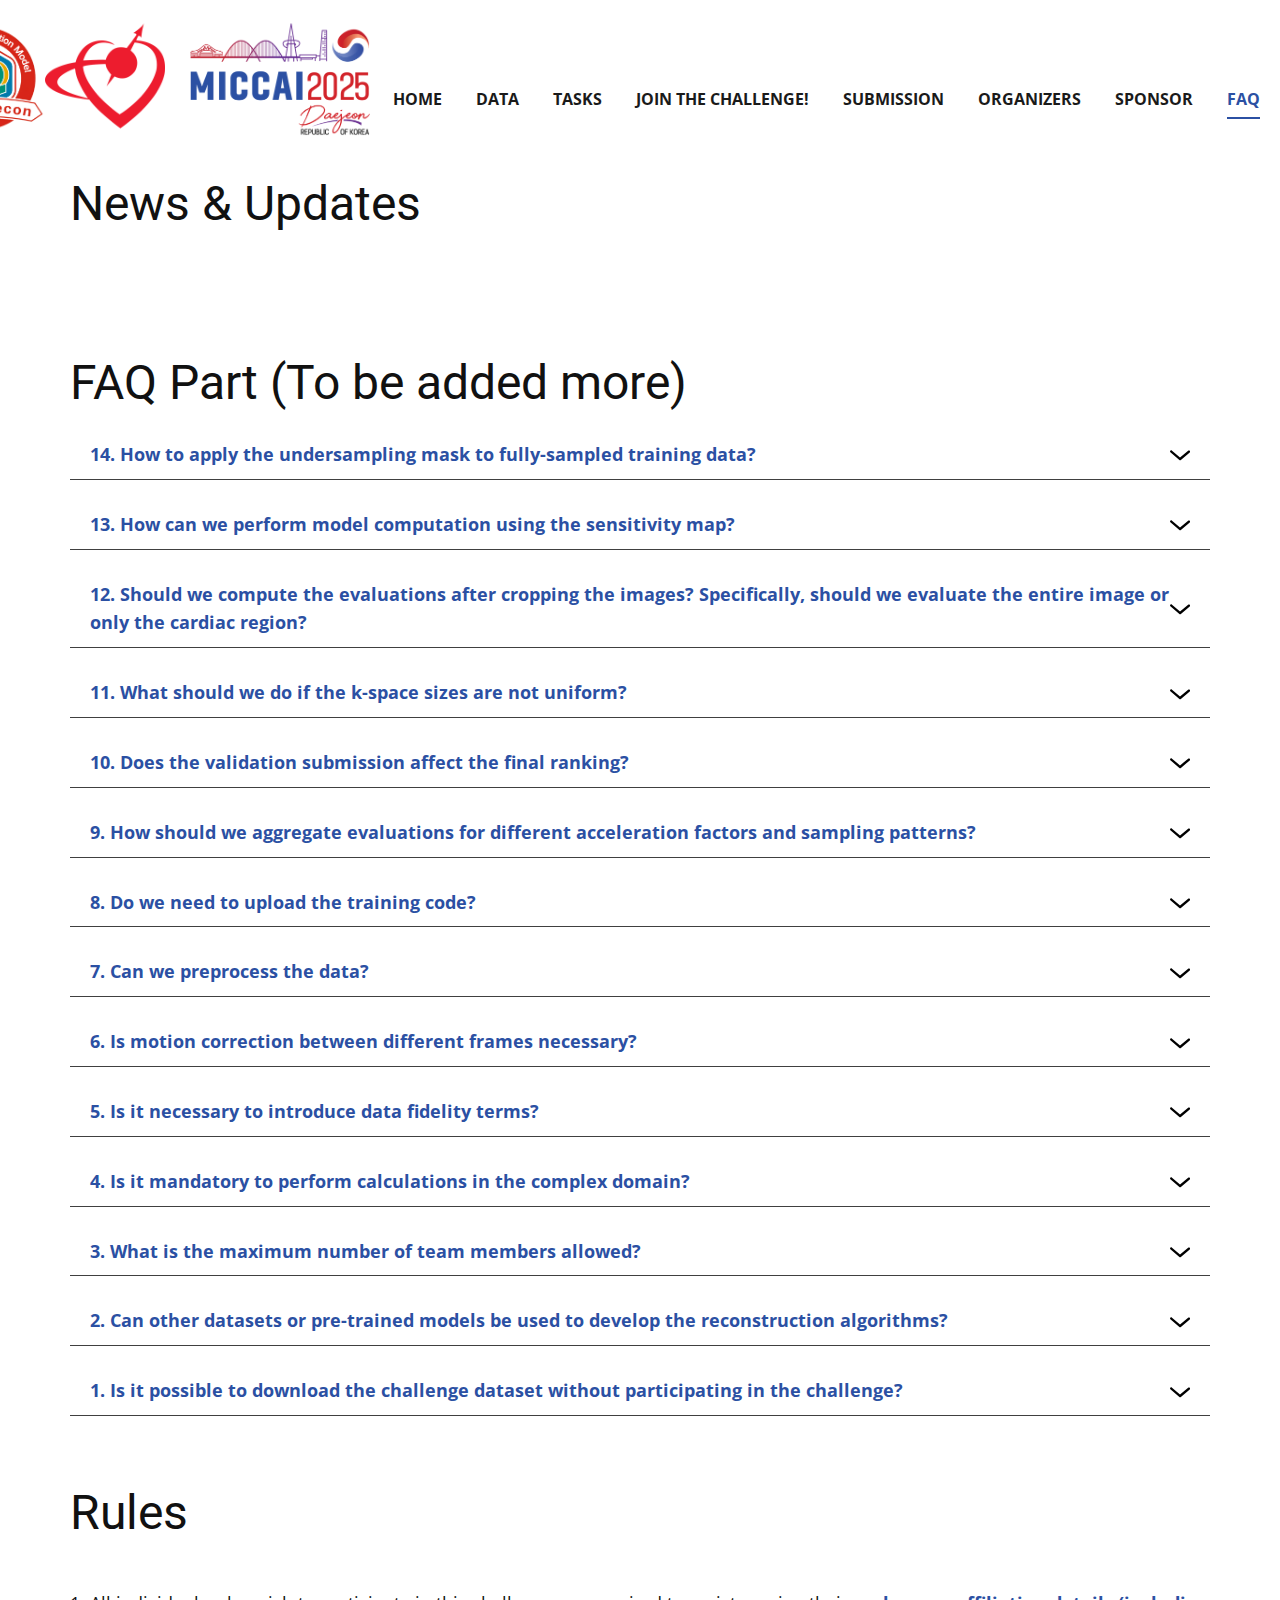
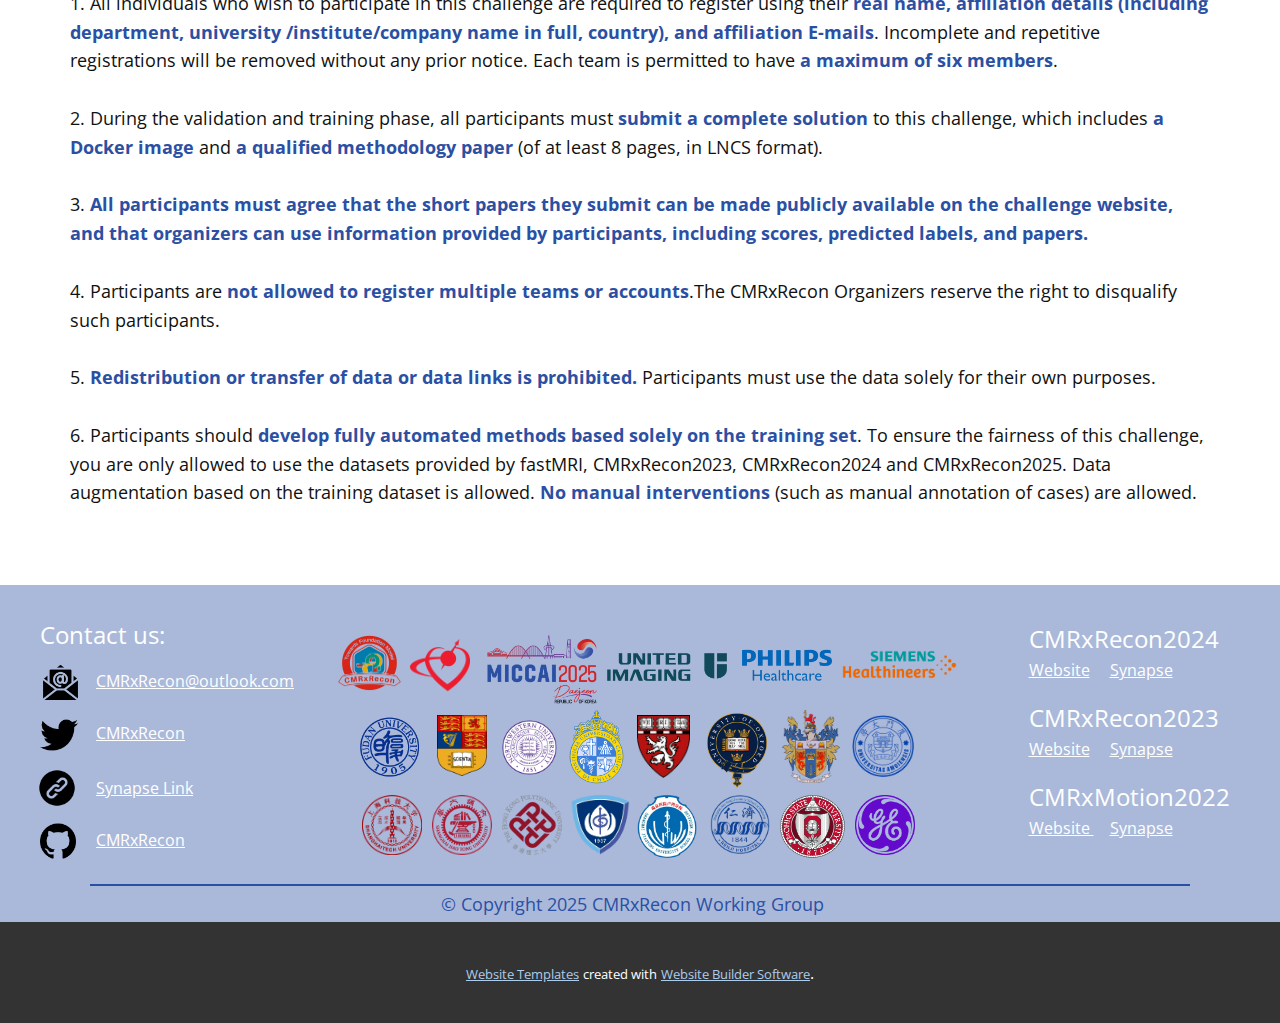
<file: 2025/FAQ.html>
<!DOCTYPE html>
<html style="font-size: 16px;" lang="en">

<head>
    <meta name="viewport" content="width=device-width, initial-scale=1.0">
    <meta charset="utf-8">
    <meta name="keywords" content="">
    <meta name="description" content="">
    <title>FAQ</title>
    <link rel="stylesheet" href="nicepage.css" media="screen">
    <link rel="stylesheet" href="FAQ.css" media="screen">
    <script class="u-script" type="text/javascript" src="jquery-1.9.1.min.js" defer=""></script>
    <script class="u-script" type="text/javascript" src="nicepage.js" defer=""></script>
    <meta name="generator" content="Nicepage 6.7.2, nicepage.com">
    <link id="u-theme-google-font" rel="stylesheet"
        href="https://fonts.googleapis.com/css?family=Roboto:100,100i,300,300i,400,400i,500,500i,700,700i,900,900i|Open+Sans:300,300i,400,400i,500,500i,600,600i,700,700i,800,800i">
    <meta name="viewport"
        content="width=device-width, initial-scale=1.0, minimum-scale=1.5, maximum-scale=2.0, user-scalable=yes" />
    <script>
        function toggleAccordion(accordionId) {
            var accordion = document.getElementById(accordionId);

            if (accordion.style.display === 'none') {
                accordion.style.display = 'block';
            } else {
                accordion.style.display = 'none';
            }
        }
    </script>

    <script type="application/ld+json">{
		"@context": "http://schema.org",
		"@type": "Organization",
		"name": "cmrxrecon2024",
		"logo": "images/miccai2025-logo.png"
}</script>
    <meta name="theme-color" content="#478ac9">
    <meta property="og:title" content="FAQ">
    <meta property="og:description" content="">
    <meta property="og:type" content="website">
    <meta data-intl-tel-input-cdn-path="intlTelInput/">
</head>

<body data-path-to-root="/" data-include-products="false" class="u-body u-xl-mode" data-lang="en">
    <header class="u-clearfix u-header u-sticky u-sticky-7dd4 u-white u-header" id="sec-7922">
        <div class="u-clearfix u-sheet u-valign-middle u-sheet-1">
            <a href="https://conferences.miccai.org/2024/en/default.asp" class="u-image u-logo u-image-1"
                data-image-width="768" data-image-height="333">
                <img src="images/miccai2025-logo.png" class="u-logo-image u-logo-image-1">
            </a>
            <img style="margin: -110px auto 0 -145px;" class="u-image u-image-contain u-image-default u-image-2"
                src="images/CMRxRecon-logo.png" alt="" data-image-width="2890" data-image-height="2514">
                <a href="https://scmr.org/" target="_blank">
                    <img style="margin: -115px auto 0 -25px;" class="u-image u-image-contain u-image-default u-image-2"
                      src="images/SCMR-logo.png" alt="SCMR Logo" data-image-width="2890" data-image-height="2514">
                  </a>
            <nav class="u-menu u-menu-dropdown u-offcanvas u-menu-1">
                <div class="menu-collapse"
                    style="font-size: 1rem; letter-spacing: 0px; font-weight: 700; text-transform: uppercase;">
                    <a class="u-button-style u-custom-active-border-color u-custom-active-color u-custom-border u-custom-border-color u-custom-borders u-custom-hover-border-color u-custom-hover-color u-custom-left-right-menu-spacing u-custom-padding-bottom u-custom-text-active-color u-custom-text-color u-custom-text-decoration u-custom-text-hover-color u-custom-top-bottom-menu-spacing u-nav-link u-text-active-palette-1-base u-text-hover-palette-2-base"
                        href="#">
                        <svg class="u-svg-link" viewBox="0 0 24 24">
                            <use xlink:href="#menu-hamburger"></use>
                        </svg>
                        <svg class="u-svg-content" version="1.1" id="menu-hamburger" viewBox="0 0 16 16" x="0px" y="0px"
                            xmlns:xlink="http://www.w3.org/1999/xlink" xmlns="http://www.w3.org/2000/svg">
                            <g>
                                <rect y="1" width="16" height="2"></rect>
                                <rect y="7" width="16" height="2"></rect>
                                <rect y="13" width="16" height="2"></rect>
                            </g>
                        </svg>
                    </a>
                </div>
                <div class="u-custom-menu u-nav-container">
                    <ul class="u-nav u-spacing-30 u-unstyled u-nav-1">
                        <li class="u-nav-item"><a
                                class="u-border-2 u-border-active-custom-color-2 u-border-hover-custom-color-2 u-border-no-left u-border-no-right u-border-no-top u-button-style u-nav-link u-text-active-custom-color-3 u-text-grey-90 u-text-hover-custom-color-3"
                                href="Home.html" style="padding: 10px 0px;">Home</a>
                        </li>
                        <li class="u-nav-item"><a
                                class="u-border-2 u-border-active-custom-color-2 u-border-hover-custom-color-2 u-border-no-left u-border-no-right u-border-no-top u-button-style u-nav-link u-text-active-custom-color-3 u-text-grey-90 u-text-hover-custom-color-3"
                                href="Data.html" style="padding: 10px 0px;">Data</a>
                        </li>
                        <li class="u-nav-item"><a
                                class="u-border-2 u-border-active-custom-color-2 u-border-hover-custom-color-2 u-border-no-left u-border-no-right u-border-no-top u-button-style u-nav-link u-text-active-custom-color-3 u-text-grey-90 u-text-hover-custom-color-3"
                                href="Tasks.html" style="padding: 10px 0px;">Tasks</a>
                        </li>
                        <li class="u-nav-item"><a
                                class="u-border-2 u-border-active-custom-color-2 u-border-hover-custom-color-2 u-border-no-left u-border-no-right u-border-no-top u-button-style u-nav-link u-text-active-custom-color-3 u-text-grey-90 u-text-hover-custom-color-3"
                                href="Join-the-Challenge.html" style="padding: 10px 0px;">Join the Challenge!</a>
                        </li>
                        <li class="u-nav-item"><a
                                class="u-border-2 u-border-active-custom-color-2 u-border-hover-custom-color-2 u-border-no-left u-border-no-right u-border-no-top u-button-style u-nav-link u-text-active-custom-color-3 u-text-grey-90 u-text-hover-custom-color-3"
                                href="Submission.html" style="padding: 10px 0px;">Submission</a>
                            <div class="u-nav-popup">
                                <ul class="u-h-spacing-20 u-nav u-unstyled u-v-spacing-10 u-nav-2">
                                    <li class="u-nav-item"><a
                                            class="u-button-style u-hover-custom-color-4 u-nav-link u-text-active-custom-color-2 u-text-hover-white u-white"
                                            href="Submission.html">Task Submission</a>
                                    </li>

                                    <li class="u-nav-item"><a
                                            class="u-button-style u-hover-custom-color-4 u-nav-link u-text-active-custom-color-2 u-text-hover-white u-white"
                                            href="STACOM.html">STACOM workshop paper</a>
                                    </li>
                                </ul>
                            </div>
                        </li>
                        <li class="u-nav-item"><a
                                class="u-border-2 u-border-active-custom-color-2 u-border-hover-custom-color-2 u-border-no-left u-border-no-right u-border-no-top u-button-style u-nav-link u-text-active-custom-color-3 u-text-grey-90 u-text-hover-custom-color-3"
                                href="Organizer.html" style="padding: 10px 0px;">Organizers</a>
                        </li>
                        <li class="u-nav-item"><a
                                class="u-border-2 u-border-active-custom-color-2 u-border-hover-custom-color-2 u-border-no-left u-border-no-right u-border-no-top u-button-style u-nav-link u-text-active-custom-color-3 u-text-grey-90 u-text-hover-custom-color-3"
                                href="Sponsor.html" style="padding: 10px 0px;">Sponsor</a>
                        </li>
                        <li class="u-nav-item"><a
                                class="u-border-2 u-border-active-custom-color-2 u-border-hover-custom-color-2 u-border-no-left u-border-no-right u-border-no-top u-button-style u-nav-link u-text-active-custom-color-3 u-text-grey-90 u-text-hover-custom-color-3"
                                href="FAQ.html" style="padding: 10px 0px;">FAQ</a>
                        </li>
                    </ul>
                </div>
                <div class="u-custom-menu u-nav-container-collapse">
                    <div class="u-black u-container-style u-inner-container-layout u-opacity u-opacity-95 u-sidenav">
                        <div class="u-inner-container-layout u-sidenav-overflow">
                            <div class="u-menu-close"></div>
                            <ul class="u-align-center u-nav u-popupmenu-items u-unstyled u-nav-3">
                                <li class="u-nav-item"><a class="u-button-style u-nav-link" href="Home.html">Home</a>
                                </li>
                                <li class="u-nav-item"><a class="u-button-style u-nav-link" href="Data.html">Data</a>
                                </li>
                                <li class="u-nav-item"><a class="u-button-style u-nav-link" href="Tasks.html">Tasks</a>
                                </li>
                                <li class="u-nav-item"><a class="u-button-style u-nav-link"
                                        href="Join-the-Challenge.html">Join the Challenge!</a>
                                </li>
                                <li class="u-nav-item"><a class="u-button-style u-nav-link"
                                        href="Submission.html">Submission</a>
                                    <div class="u-nav-popup">
                                        <ul class="u-h-spacing-20 u-nav u-unstyled u-v-spacing-10 u-nav-4">
                                            <li class="u-nav-item"><a
                                                    class="u-button-style u-hover-custom-color-4 u-nav-link u-text-active-custom-color-2 u-text-hover-white u-white"
                                                    href="Submission.html">Task Submission</a>
                                            </li>

                                            <li class="u-nav-item"><a
                                                    class="u-button-style u-hover-custom-color-4 u-nav-link u-text-active-custom-color-2 u-text-hover-white u-white"
                                                    href="STACOM.html">STACOM workshop paper</a>
                                            </li>
                                        </ul>
                                    </div>
                                </li>
                                <li class="u-nav-item"><a class="u-button-style u-nav-link"
                                        href="Organizer.html">Organizers</a>
                                </li>
                                <li class="u-nav-item"><a class="u-button-style u-nav-link"
                                        href="Sponsor.html">Sponsor</a>
                                </li>
                                <li class="u-nav-item"><a class="u-button-style u-nav-link" href="FAQ.html">FAQ</a>
                                </li>
                            </ul>
                        </div>
                    </div>
                    <div class="u-black u-menu-overlay u-opacity u-opacity-70"></div>
                </div>
            </nav>
        </div>
        <style class="u-sticky-style" data-style-id="7dd4">
            .u-sticky-fixed.u-sticky-7dd4,
            .u-body.u-sticky-fixed .u-sticky-7dd4 {
                box-shadow: 0px 0px 8px 0px rgba(128, 128, 128, 1) !important
            }
        </style>
    </header>
    <section class="u-clearfix u-section-1" id="sec-7bac">
        <div class="u-clearfix u-sheet u-sheet-1">
            <h2 class="u-text u-text-1">News & Updates</h2>
            <p class="u-text u-text-2">
                <br><br><br>
            </p>
            <h2 class="u-text u-text-1">FAQ Part (To be added more)</h2>
            <div class="u-clearfix u-sheet u-sheet-1">
                <div class="u-accordion u-expanded-width u-faq u-spacing-20 u-accordion-1">
                    <!-- 14 -->
                    <div class="u-accordion-item">
                        <a class="active u-accordion-link u-border-1 u-border-active-grey-75 u-border-grey-15 u-border-hover-grey-75 u-border-no-left u-border-no-right u-border-no-top u-button-style u-text-grey-80 u-accordion-link-1"
                            id="link-accordion-14" aria-controls="accordion-14" aria-selected="true"
                            onclick="toggleAccordion('accordion-14')">
                            <span style="font-weight:bold;font-size: large;color:#2b50a3" class="u-accordion-link-text">
                                14. How to apply the undersampling mask to fully-sampled training data?
                            </span><span class="u-accordion-link-icon u-icon u-text-black u-icon-1"><svg
                                    class="u-svg-link" preserveAspectRatio="xMidYMin slice" viewBox="0 0 16 16"
                                    style="height: 20px;">
                                    <use xmlns:xlink="http://www.w3.org/1999/xlink" xlink:href="#svg-8021"></use>
                                </svg><svg class="u-svg-content" viewBox="0 0 16 16" x="0px" y="0px" id="svg-8021"
                                    style="height:20px">
                                    <path d="M8,10.7L1.6,5.3c-0.4-0.4-1-0.4-1.3,0c-0.4,0.4-0.4,0.9,0,1.3l7.2,6.1c0.1,0.1,0.4,0.2,0.6,0.2s0.4-0.1,0.6-0.2l7.1-6
            c0.4-0.4,0.4-0.9,0-1.3c-0.4-0.4-1-0.4-1.3,0L8,10.7z"></path>
                                </svg></span>
                        </a>
                        <div style="display: none;"
                            class="u-accordion-active u-accordion-pane u-container-style u-accordion-pane-1"
                            id="accordion-14" aria-labelledby="link-accordion-14">
                            <div class="u-container-layout u-container-layout-1">
                                <div class="fr-view u-clearfix u-rich-text u-text">
                                    <p>
                                        <span class="u-text-grey-60">To replicate the undersampled data for validation
                                            and test, please refer to matlab version: </span><br><a
                                            href="https://github.com/CmrxRecon/CMRxRecon2024/tree/main/CMRxReconDemo/undersampleDemo"
                                            style="color:dodgerblue"
                                            ;>https://github.com/CmrxRecon/CMRxRecon2024/tree/main/CMRxReconDemo/undersampleDemo</a>
                                        <br><span class="u-text-grey-60">Or the python version: </span><br><a
                                            href="https://github.com/CmrxRecon/CMRxRecon2024/blob/main/ReconTutorial/ShowCase.ipynb"
                                            style="color:dodgerblue"
                                            ;>https://github.com/CmrxRecon/CMRxRecon2024/blob/main/ReconTutorial/ShowCase.ipynb</a>
                                    </p>
                                </div>
                            </div>
                        </div>
                    </div>
                    <!-- 13 -->
                    <div class="u-accordion-item">
                        <a class="active u-accordion-link u-border-1 u-border-active-grey-75 u-border-grey-15 u-border-hover-grey-75 u-border-no-left u-border-no-right u-border-no-top u-button-style u-text-grey-80 u-accordion-link-1"
                            id="link-accordion-13" aria-controls="accordion-13" aria-selected="true"
                            onclick="toggleAccordion('accordion-13')">
                            <span style="font-weight:bold;font-size: large;color:#2b50a3" class="u-accordion-link-text">
                                13. How can we perform model computation using the sensitivity map?
                            </span><span class="u-accordion-link-icon u-icon u-text-black u-icon-1"><svg
                                    class="u-svg-link" preserveAspectRatio="xMidYMin slice" viewBox="0 0 16 16"
                                    style="height: 20px;">
                                    <use xmlns:xlink="http://www.w3.org/1999/xlink" xlink:href="#svg-8021"></use>
                                </svg><svg class="u-svg-content" viewBox="0 0 16 16" x="0px" y="0px" id="svg-8021"
                                    style="height:20px">
                                    <path d="M8,10.7L1.6,5.3c-0.4-0.4-1-0.4-1.3,0c-0.4,0.4-0.4,0.9,0,1.3l7.2,6.1c0.1,0.1,0.4,0.2,0.6,0.2s0.4-0.1,0.6-0.2l7.1-6
            c0.4-0.4,0.4-0.9,0-1.3c-0.4-0.4-1-0.4-1.3,0L8,10.7z"></path>
                                </svg></span>
                        </a>
                        <div style="display: none;"
                            class="u-accordion-active u-accordion-pane u-container-style u-accordion-pane-1"
                            id="accordion-13" aria-labelledby="link-accordion-13">
                            <div class="u-container-layout u-container-layout-1">
                                <div class="fr-view u-clearfix u-rich-text u-text">
                                    <p>
                                        <span class="u-text-grey-60">Our original data does not provide a sensitivity
                                            map, but the central 16 lines (ny) or the 16*16 of our k-space are fully
                                            sampled and can be used as calibration lines for GRAPPA reconstruction.
                                            Alternatively, you can use the "demo_myESP_SENSEmap.m" code provided at
                                        </span><a
                                            href="https://github.com/CmrxRecon/CMRxRecon2024/tree/main/CMRxReconDemo/csmDemo"
                                            style="color:dodgerblue"
                                            ;>https://github.com/CmrxRecon/CMRxRecon2024/tree/main/CMRxReconDemo/csmDemo</a>
                                    </p>
                                </div>
                            </div>
                        </div>
                    </div>
                    <!-- 12 -->
                    <div class="u-accordion-item">
                        <a class="active u-accordion-link u-border-1 u-border-active-grey-75 u-border-grey-15 u-border-hover-grey-75 u-border-no-left u-border-no-right u-border-no-top u-button-style u-text-grey-80 u-accordion-link-1"
                            id="link-accordion-12" aria-controls="accordion-12" aria-selected="true"
                            onclick="toggleAccordion('accordion-12')">
                            <span style="font-weight:bold;font-size: large;color:#2b50a3" class="u-accordion-link-text">
                                12. Should we compute the evaluations after cropping the images? Specifically, should we
                                evaluate the entire image or only the cardiac region?
                            </span><span class="u-accordion-link-icon u-icon u-text-black u-icon-1"><svg
                                    class="u-svg-link" preserveAspectRatio="xMidYMin slice" viewBox="0 0 16 16"
                                    style="height: 20px;">
                                    <use xmlns:xlink="http://www.w3.org/1999/xlink" xlink:href="#svg-8021"></use>
                                </svg><svg class="u-svg-content" viewBox="0 0 16 16" x="0px" y="0px" id="svg-8021"
                                    style="height:20px">
                                    <path d="M8,10.7L1.6,5.3c-0.4-0.4-1-0.4-1.3,0c-0.4,0.4-0.4,0.9,0,1.3l7.2,6.1c0.1,0.1,0.4,0.2,0.6,0.2s0.4-0.1,0.6-0.2l7.1-6
            c0.4-0.4,0.4-0.9,0-1.3c-0.4-0.4-1-0.4-1.3,0L8,10.7z"></path>
                                </svg></span>
                        </a>
                        <div style="display: none;"
                            class="u-accordion-active u-accordion-pane u-container-style u-accordion-pane-1"
                            id="accordion-12" aria-labelledby="link-accordion-12">
                            <div class="u-container-layout u-container-layout-1">
                                <div class="fr-view u-clearfix u-rich-text u-text">
                                    <p>
                                        <span class="u-text-grey-60">Please follow the Submission example we provided
                                            and save the results in .mat format, with the data dimensions consistent
                                            with the original data (without the coil dimensions). During the validation
                                            phase, to reduce file size, please use the "run4Ranking.m" code provided to
                                            crop the image data and save it with the same directory structure. All file
                                            names should match the original data names. For more details, please refer
                                            to the </span><a
                                            href="https://github.com/CmrxRecon/CMRxRecon2024/tree/main/Submission"
                                            style="color:dodgerblue">https://github.com/CmrxRecon/CMRxRecon2024/tree/main/Submission</a>
                                    </p>
                                </div>
                            </div>
                        </div>
                    </div>
                    <!-- 11 -->
                    <div class="u-accordion-item">
                        <a class="active u-accordion-link u-border-1 u-border-active-grey-75 u-border-grey-15 u-border-hover-grey-75 u-border-no-left u-border-no-right u-border-no-top u-button-style u-text-grey-80 u-accordion-link-1"
                            id="link-accordion-11" aria-controls="accordion-11" aria-selected="true"
                            onclick="toggleAccordion('accordion-11')">
                            <span style="font-weight:bold;font-size: large;color:#2b50a3" class="u-accordion-link-text">
                                11. What should we do if the k-space sizes are not uniform?
                            </span><span class="u-accordion-link-icon u-icon u-text-black u-icon-1"><svg
                                    class="u-svg-link" preserveAspectRatio="xMidYMin slice" viewBox="0 0 16 16"
                                    style="height: 20px;">
                                    <use xmlns:xlink="http://www.w3.org/1999/xlink" xlink:href="#svg-8021"></use>
                                </svg><svg class="u-svg-content" viewBox="0 0 16 16" x="0px" y="0px" id="svg-8021"
                                    style="height:20px">
                                    <path d="M8,10.7L1.6,5.3c-0.4-0.4-1-0.4-1.3,0c-0.4,0.4-0.4,0.9,0,1.3l7.2,6.1c0.1,0.1,0.4,0.2,0.6,0.2s0.4-0.1,0.6-0.2l7.1-6
            c0.4-0.4,0.4-0.9,0-1.3c-0.4-0.4-1-0.4-1.3,0L8,10.7z"></path>
                                </svg></span>
                        </a>
                        <div style="display: none;"
                            class="u-accordion-active u-accordion-pane u-container-style u-accordion-pane-1"
                            id="accordion-11" aria-labelledby="link-accordion-11">
                            <div class="u-container-layout u-container-layout-1">
                                <div class="fr-view u-clearfix u-rich-text u-text">
                                    <p>
                                        <span class="u-text-grey-60">We recommend zero-padding the k-space data to a
                                            consistent size for reconstruction, and then cropping them back to its
                                            original dimensions.</span>
                                    </p>
                                </div>
                            </div>
                        </div>
                    </div>
                    <!-- 10 -->
                    <div class="u-accordion-item">
                        <a class="active u-accordion-link u-border-1 u-border-active-grey-75 u-border-grey-15 u-border-hover-grey-75 u-border-no-left u-border-no-right u-border-no-top u-button-style u-text-grey-80 u-accordion-link-1"
                            id="link-accordion-10" aria-controls="accordion-10" aria-selected="true"
                            onclick="toggleAccordion('accordion-10')">
                            <span style="font-weight:bold;font-size: large;color:#2b50a3" class="u-accordion-link-text">
                                10. Does the validation submission affect the final ranking?
                            </span><span class="u-accordion-link-icon u-icon u-text-black u-icon-1"><svg
                                    class="u-svg-link" preserveAspectRatio="xMidYMin slice" viewBox="0 0 16 16"
                                    style="height: 20px;">
                                    <use xmlns:xlink="http://www.w3.org/1999/xlink" xlink:href="#svg-8021"></use>
                                </svg><svg class="u-svg-content" viewBox="0 0 16 16" x="0px" y="0px" id="svg-8021"
                                    style="height:20px">
                                    <path d="M8,10.7L1.6,5.3c-0.4-0.4-1-0.4-1.3,0c-0.4,0.4-0.4,0.9,0,1.3l7.2,6.1c0.1,0.1,0.4,0.2,0.6,0.2s0.4-0.1,0.6-0.2l7.1-6
            c0.4-0.4,0.4-0.9,0-1.3c-0.4-0.4-1-0.4-1.3,0L8,10.7z"></path>
                                </svg></span>
                        </a>
                        <div style="display: none;"
                            class="u-accordion-active u-accordion-pane u-container-style u-accordion-pane-1"
                            id="accordion-10" aria-labelledby="link-accordion-10">
                            <div class="u-container-layout u-container-layout-1">
                                <div class="fr-view u-clearfix u-rich-text u-text">
                                    <p>
                                        <span class="u-text-grey-60">No, the validation submission does not affect the
                                            final ranking.</span>
                                    </p>
                                </div>
                            </div>
                        </div>
                    </div>
                    <!-- 9 -->
                    <div class="u-accordion-item">
                        <a class="active u-accordion-link u-border-1 u-border-active-grey-75 u-border-grey-15 u-border-hover-grey-75 u-border-no-left u-border-no-right u-border-no-top u-button-style u-text-grey-80 u-accordion-link-1"
                            id="link-accordion-9" aria-controls="accordion-9" aria-selected="true"
                            onclick="toggleAccordion('accordion-9')">
                            <span style="font-weight:bold;font-size: large;color:#2b50a3" class="u-accordion-link-text">
                                9. How should we aggregate evaluations for different acceleration factors and sampling
                                patterns?
                            </span><span class="u-accordion-link-icon u-icon u-text-black u-icon-1"><svg
                                    class="u-svg-link" preserveAspectRatio="xMidYMin slice" viewBox="0 0 16 16"
                                    style="height: 20px;">
                                    <use xmlns:xlink="http://www.w3.org/1999/xlink" xlink:href="#svg-8021"></use>
                                </svg><svg class="u-svg-content" viewBox="0 0 16 16" x="0px" y="0px" id="svg-8021"
                                    style="height:20px">
                                    <path d="M8,10.7L1.6,5.3c-0.4-0.4-1-0.4-1.3,0c-0.4,0.4-0.4,0.9,0,1.3l7.2,6.1c0.1,0.1,0.4,0.2,0.6,0.2s0.4-0.1,0.6-0.2l7.1-6
            c0.4-0.4,0.4-0.9,0-1.3c-0.4-0.4-1-0.4-1.3,0L8,10.7z"></path>
                                </svg></span>
                        </a>
                        <div style="display: none;"
                            class="u-accordion-active u-accordion-pane u-container-style u-accordion-pane-1"
                            id="accordion-9" aria-labelledby="link-accordion-9">
                            <div class="u-container-layout u-container-layout-1">
                                <div class="fr-view u-clearfix u-rich-text u-text">
                                    <p>
                                        <span class="u-text-grey-60">For all the tasks regarding the sampling patterns
                                            and accelerations, all paired data are assigned equal weight when
                                            calculating the final ranking metrics.</span>
                                    </p>
                                </div>
                            </div>
                        </div>
                    </div>
                    <!-- 8 -->
                    <div class="u-accordion-item">
                        <a class="active u-accordion-link u-border-1 u-border-active-grey-75 u-border-grey-15 u-border-hover-grey-75 u-border-no-left u-border-no-right u-border-no-top u-button-style u-text-grey-80 u-accordion-link-1"
                            id="link-accordion-8" aria-controls="accordion-8" aria-selected="true"
                            onclick="toggleAccordion('accordion-8')">
                            <span style="font-weight:bold;font-size: large;color:#2b50a3" class="u-accordion-link-text">
                                8. Do we need to upload the training code?
                            </span><span class="u-accordion-link-icon u-icon u-text-black u-icon-1"><svg
                                    class="u-svg-link" preserveAspectRatio="xMidYMin slice" viewBox="0 0 16 16"
                                    style="height: 20px;">
                                    <use xmlns:xlink="http://www.w3.org/1999/xlink" xlink:href="#svg-8021"></use>
                                </svg><svg class="u-svg-content" viewBox="0 0 16 16" x="0px" y="0px" id="svg-8021"
                                    style="height:20px">
                                    <path d="M8,10.7L1.6,5.3c-0.4-0.4-1-0.4-1.3,0c-0.4,0.4-0.4,0.9,0,1.3l7.2,6.1c0.1,0.1,0.4,0.2,0.6,0.2s0.4-0.1,0.6-0.2l7.1-6
            c0.4-0.4,0.4-0.9,0-1.3c-0.4-0.4-1-0.4-1.3,0L8,10.7z"></path>
                                </svg></span>
                        </a>
                        <div style="display: none;"
                            class="u-accordion-active u-accordion-pane u-container-style u-accordion-pane-1"
                            id="accordion-8" aria-labelledby="link-accordion-8">
                            <div class="u-container-layout u-container-layout-1">
                                <div class="fr-view u-clearfix u-rich-text u-text">
                                    <p>
                                        <span class="u-text-grey-60">We do not require teams to upload the training
                                            code. Only the inference code's Docker image is needed for participation.
                                        </span>
                                    </p>
                                </div>
                            </div>
                        </div>
                    </div>
                    <!-- 7 -->
                    <div class="u-accordion-item">
                        <a class="active u-accordion-link u-border-1 u-border-active-grey-75 u-border-grey-15 u-border-hover-grey-75 u-border-no-left u-border-no-right u-border-no-top u-button-style u-text-grey-80 u-accordion-link-1"
                            id="link-accordion-7" aria-controls="accordion-7" aria-selected="true"
                            onclick="toggleAccordion('accordion-7')">
                            <span style="font-weight:bold;font-size: large;color:#2b50a3" class="u-accordion-link-text">
                                7. Can we preprocess the data?
                            </span><span class="u-accordion-link-icon u-icon u-text-black u-icon-1"><svg
                                    class="u-svg-link" preserveAspectRatio="xMidYMin slice" viewBox="0 0 16 16"
                                    style="height: 20px;">
                                    <use xmlns:xlink="http://www.w3.org/1999/xlink" xlink:href="#svg-8021"></use>
                                </svg><svg class="u-svg-content" viewBox="0 0 16 16" x="0px" y="0px" id="svg-8021"
                                    style="height:20px">
                                    <path d="M8,10.7L1.6,5.3c-0.4-0.4-1-0.4-1.3,0c-0.4,0.4-0.4,0.9,0,1.3l7.2,6.1c0.1,0.1,0.4,0.2,0.6,0.2s0.4-0.1,0.6-0.2l7.1-6
            c0.4-0.4,0.4-0.9,0-1.3c-0.4-0.4-1-0.4-1.3,0L8,10.7z"></path>
                                </svg></span>
                        </a>
                        <div style="display: none;"
                            class="u-accordion-active u-accordion-pane u-container-style u-accordion-pane-1"
                            id="accordion-7" aria-labelledby="link-accordion-7">
                            <div class="u-container-layout u-container-layout-1">
                                <div class="fr-view u-clearfix u-rich-text u-text">
                                    <p>
                                        <span class="u-text-grey-60">We do not restrict any data preprocessing, and we
                                            only evaluate the final reconstruction effect. However, the total running
                                            time for all data in each task cannot exceed 40 hours.
                                        </span>
                                    </p>
                                </div>
                            </div>
                        </div>
                    </div>
                    <!-- 6 -->
                    <div class="u-accordion-item">
                        <a class="active u-accordion-link u-border-1 u-border-active-grey-75 u-border-grey-15 u-border-hover-grey-75 u-border-no-left u-border-no-right u-border-no-top u-button-style u-text-grey-80 u-accordion-link-1"
                            id="link-accordion-6" aria-controls="accordion-6" aria-selected="true"
                            onclick="toggleAccordion('accordion-6')">
                            <span style="font-weight:bold;font-size: large;color:#2b50a3" class="u-accordion-link-text">
                                6. Is motion correction between different frames necessary?
                            </span><span class="u-accordion-link-icon u-icon u-text-black u-icon-1"><svg
                                    class="u-svg-link" preserveAspectRatio="xMidYMin slice" viewBox="0 0 16 16"
                                    style="height: 20px;">
                                    <use xmlns:xlink="http://www.w3.org/1999/xlink" xlink:href="#svg-8021"></use>
                                </svg><svg class="u-svg-content" viewBox="0 0 16 16" x="0px" y="0px" id="svg-8021"
                                    style="height:20px">
                                    <path d="M8,10.7L1.6,5.3c-0.4-0.4-1-0.4-1.3,0c-0.4,0.4-0.4,0.9,0,1.3l7.2,6.1c0.1,0.1,0.4,0.2,0.6,0.2s0.4-0.1,0.6-0.2l7.1-6
            c0.4-0.4,0.4-0.9,0-1.3c-0.4-0.4-1-0.4-1.3,0L8,10.7z"></path>
                                </svg></span>
                        </a>
                        <div style="display: none;"
                            class="u-accordion-active u-accordion-pane u-container-style u-accordion-pane-1"
                            id="accordion-6" aria-labelledby="link-accordion-6">
                            <div class="u-container-layout u-container-layout-1">
                                <div class="fr-view u-clearfix u-rich-text u-text">
                                    <p>
                                        <span class="u-text-grey-60">No, it can be done but is not mandatory.
                                        </span>
                                    </p>
                                </div>
                            </div>
                        </div>
                    </div>
                    <!-- 5 -->
                    <div class="u-accordion-item">
                        <a class="active u-accordion-link u-border-1 u-border-active-grey-75 u-border-grey-15 u-border-hover-grey-75 u-border-no-left u-border-no-right u-border-no-top u-button-style u-text-grey-80 u-accordion-link-1"
                            id="link-accordion-5" aria-controls="accordion-5" aria-selected="true"
                            onclick="toggleAccordion('accordion-5')">
                            <span style="font-weight:bold;font-size: large;color:#2b50a3" class="u-accordion-link-text">
                                5. Is it necessary to introduce data fidelity terms?
                            </span><span class="u-accordion-link-icon u-icon u-text-black u-icon-1"><svg
                                    class="u-svg-link" preserveAspectRatio="xMidYMin slice" viewBox="0 0 16 16"
                                    style="height: 20px;">
                                    <use xmlns:xlink="http://www.w3.org/1999/xlink" xlink:href="#svg-8021"></use>
                                </svg><svg class="u-svg-content" viewBox="0 0 16 16" x="0px" y="0px" id="svg-8021"
                                    style="height:20px">
                                    <path d="M8,10.7L1.6,5.3c-0.4-0.4-1-0.4-1.3,0c-0.4,0.4-0.4,0.9,0,1.3l7.2,6.1c0.1,0.1,0.4,0.2,0.6,0.2s0.4-0.1,0.6-0.2l7.1-6
            c0.4-0.4,0.4-0.9,0-1.3c-0.4-0.4-1-0.4-1.3,0L8,10.7z"></path>
                                </svg></span>
                        </a>
                        <div style="display: none;"
                            class="u-accordion-active u-accordion-pane u-container-style u-accordion-pane-1"
                            id="accordion-5" aria-labelledby="link-accordion-5">
                            <div class="u-container-layout u-container-layout-1">
                                <div class="fr-view u-clearfix u-rich-text u-text">
                                    <p>
                                        <span class="u-text-grey-60">It can be done but is not mandatory. We only
                                            evaluate the test results and do not have specific requirements for the
                                            process.
                                        </span>
                                    </p>
                                </div>
                            </div>
                        </div>
                    </div>
                    <!-- 4 -->
                    <div class="u-accordion-item">
                        <a class="active u-accordion-link u-border-1 u-border-active-grey-75 u-border-grey-15 u-border-hover-grey-75 u-border-no-left u-border-no-right u-border-no-top u-button-style u-text-grey-80 u-accordion-link-1"
                            id="link-accordion-4" aria-controls="accordion-4" aria-selected="true"
                            onclick="toggleAccordion('accordion-4')">
                            <span style="font-weight:bold;font-size: large;color:#2b50a3" class="u-accordion-link-text">
                                4. Is it mandatory to perform calculations in the complex domain?
                            </span><span class="u-accordion-link-icon u-icon u-text-black u-icon-1"><svg
                                    class="u-svg-link" preserveAspectRatio="xMidYMin slice" viewBox="0 0 16 16"
                                    style="height: 20px;">
                                    <use xmlns:xlink="http://www.w3.org/1999/xlink" xlink:href="#svg-8021"></use>
                                </svg><svg class="u-svg-content" viewBox="0 0 16 16" x="0px" y="0px" id="svg-8021"
                                    style="height:20px">
                                    <path d="M8,10.7L1.6,5.3c-0.4-0.4-1-0.4-1.3,0c-0.4,0.4-0.4,0.9,0,1.3l7.2,6.1c0.1,0.1,0.4,0.2,0.6,0.2s0.4-0.1,0.6-0.2l7.1-6
            c0.4-0.4,0.4-0.9,0-1.3c-0.4-0.4-1-0.4-1.3,0L8,10.7z"></path>
                                </svg></span>
                        </a>
                        <div style="display: none;"
                            class="u-accordion-active u-accordion-pane u-container-style u-accordion-pane-1"
                            id="accordion-4" aria-labelledby="link-accordion-4">
                            <div class="u-container-layout u-container-layout-1">
                                <div class="fr-view u-clearfix u-rich-text u-text">
                                    <p>
                                        <span class="u-text-grey-60">It is not mandatory.

                                        </span>
                                    </p>
                                </div>
                            </div>
                        </div>
                    </div>
                    <!-- 3 -->
                    <div class="u-accordion-item">
                        <a class="active u-accordion-link u-border-1 u-border-active-grey-75 u-border-grey-15 u-border-hover-grey-75 u-border-no-left u-border-no-right u-border-no-top u-button-style u-text-grey-80 u-accordion-link-1"
                            id="link-accordion-3" aria-controls="accordion-3" aria-selected="true"
                            onclick="toggleAccordion('accordion-3')">
                            <span style="font-weight:bold;font-size: large;color:#2b50a3" class="u-accordion-link-text">
                                3. What is the maximum number of team members allowed?

                            </span><span class="u-accordion-link-icon u-icon u-text-black u-icon-1"><svg
                                    class="u-svg-link" preserveAspectRatio="xMidYMin slice" viewBox="0 0 16 16"
                                    style="height: 20px;">
                                    <use xmlns:xlink="http://www.w3.org/1999/xlink" xlink:href="#svg-8021"></use>
                                </svg><svg class="u-svg-content" viewBox="0 0 16 16" x="0px" y="0px" id="svg-8021"
                                    style="height:20px">
                                    <path d="M8,10.7L1.6,5.3c-0.4-0.4-1-0.4-1.3,0c-0.4,0.4-0.4,0.9,0,1.3l7.2,6.1c0.1,0.1,0.4,0.2,0.6,0.2s0.4-0.1,0.6-0.2l7.1-6
                            c0.4-0.4,0.4-0.9,0-1.3c-0.4-0.4-1-0.4-1.3,0L8,10.7z"></path>
                                </svg></span>
                        </a>
                        <div style="display: none;"
                            class="u-accordion-active u-accordion-pane u-container-style u-accordion-pane-1"
                            id="accordion-3" aria-labelledby="link-accordion-3">
                            <div class="u-container-layout u-container-layout-1">
                                <div class="fr-view u-clearfix u-rich-text u-text">
                                    <p>
                                        <span class="u-text-grey-60">Each team can consist of up to 6 people. The
                                            authors in the submitted paper should be the same as the team member list.

                                        </span>
                                    </p>
                                </div>
                            </div>
                        </div>
                    </div>
                    <!-- 2 -->
                    <div class="u-accordion-item">
                        <a class="active u-accordion-link u-border-1 u-border-active-grey-75 u-border-grey-15 u-border-hover-grey-75 u-border-no-left u-border-no-right u-border-no-top u-button-style u-text-grey-80 u-accordion-link-1"
                            id="link-accordion-2" aria-controls="accordion-2" aria-selected="true"
                            onclick="toggleAccordion('accordion-2')">
                            <span style="font-weight:bold;font-size: large;color:#2b50a3" class="u-accordion-link-text">
                                2. Can other datasets or pre-trained models be used to develop the reconstruction
                                algorithms?
                            </span><span class="u-accordion-link-icon u-icon u-text-black u-icon-1"><svg
                                    class="u-svg-link" preserveAspectRatio="xMidYMin slice" viewBox="0 0 16 16"
                                    style="height: 20px;">
                                    <use xmlns:xlink="http://www.w3.org/1999/xlink" xlink:href="#svg-8021"></use>
                                </svg><svg class="u-svg-content" viewBox="0 0 16 16" x="0px" y="0px" id="svg-8021"
                                    style="height:20px">
                                    <path d="M8,10.7L1.6,5.3c-0.4-0.4-1-0.4-1.3,0c-0.4,0.4-0.4,0.9,0,1.3l7.2,6.1c0.1,0.1,0.4,0.2,0.6,0.2s0.4-0.1,0.6-0.2l7.1-6
                                                c0.4-0.4,0.4-0.9,0-1.3c-0.4-0.4-1-0.4-1.3,0L8,10.7z"></path>
                                </svg></span>
                        </a>
                        <div style="display: none;"
                            class="u-accordion-active u-accordion-pane u-container-style u-accordion-pane-1"
                            id="accordion-2" aria-labelledby="link-accordion-2">
                            <div class="u-container-layout u-container-layout-1">
                                <div class="fr-view u-clearfix u-rich-text u-text">
                                    <p>
                                        <span class="u-text-grey-60">Yes. But to ensure the fairness of this challenge,
                                            you are only allowed to use the datasets provided by fastMRI, CMRxRecon2023,
                                            CMRxRecon2024 and CMRxRecon2025. Data augmentation based on the training
                                            dataset is
                                            allowed.

                                        </span>
                                    </p>
                                </div>
                            </div>
                        </div>
                    </div>
                    <!-- 1 -->
                    <div class="u-accordion-item">
                        <a class="active u-accordion-link u-border-1 u-border-active-grey-75 u-border-grey-15 u-border-hover-grey-75 u-border-no-left u-border-no-right u-border-no-top u-button-style u-text-grey-80 u-accordion-link-1"
                            id="link-accordion-1" aria-controls="accordion-1" aria-selected="true"
                            onclick="toggleAccordion('accordion-1')">
                            <span style="font-weight:bold;font-size: large;color:#2b50a3" class="u-accordion-link-text">
                                1. Is it possible to download the challenge dataset without participating in the
                                challenge?
                            </span><span class="u-accordion-link-icon u-icon u-text-black u-icon-1"><svg
                                    class="u-svg-link" preserveAspectRatio="xMidYMin slice" viewBox="0 0 16 16"
                                    style="height: 20px;">
                                    <use xmlns:xlink="http://www.w3.org/1999/xlink" xlink:href="#svg-8021"></use>
                                </svg><svg class="u-svg-content" viewBox="0 0 16 16" x="0px" y="0px" id="svg-8021"
                                    style="height:20px">
                                    <path d="M8,10.7L1.6,5.3c-0.4-0.4-1-0.4-1.3,0c-0.4,0.4-0.4,0.9,0,1.3l7.2,6.1c0.1,0.1,0.4,0.2,0.6,0.2s0.4-0.1,0.6-0.2l7.1-6
                                                c0.4-0.4,0.4-0.9,0-1.3c-0.4-0.4-1-0.4-1.3,0L8,10.7z"></path>
                                </svg></span>
                        </a>
                        <div style="display: none;"
                            class="u-accordion-active u-accordion-pane u-container-style u-accordion-pane-1"
                            id="accordion-1" aria-labelledby="link-accordion-1">
                            <div class="u-container-layout u-container-layout-1">
                                <div class="fr-view u-clearfix u-rich-text u-text">
                                    <p>
                                        <span class="u-text-grey-60">Yes. However, all results generated based on this
                                            dataset can only be published three months after the end of the challenge.
                                            According to our agreement, it is required to cite our provided article and
                                            acknowledge the data source when referencing the results.

                                        </span>
                                    </p>
                                </div>
                            </div>
                        </div>
                    </div>
                    <br><br>
                    <h2 class="u-text u-text-1">Rules</h2>
                    <p class="u-text u-text-2">
                        <br>
                        1. All individuals who wish to participate in this challenge are required to register using
                        their <span style="font-weight: bold;color: #2b50a3;">real name, affiliation details (including
                            department,
                            university /institute/company name in full, country), and affiliation E-mails</span>.
                        Incomplete and
                        repetitive registrations will be removed without any prior notice. Each team is permitted to
                        have <span style="font-weight: bold;color: #2b50a3;">a maximum of six members</span>.<br><br>

                        2. During the validation and training phase, all participants must <span
                            style="font-weight: bold;color: #2b50a3;">submit a complete solution</span> to this
                        challenge, which
                        includes <span style="font-weight: bold;color: #2b50a3;">a Docker image</span> and
                        <span style="font-weight: bold;color: #2b50a3;">a qualified methodology paper</span> (of at
                        least 8
                        pages, in LNCS format).<br><br>

                        3. <span style="font-weight: bold;color: #2b50a3;">All participants must agree that the short
                            papers
                            they submit can be made publicly available on the challenge website, and that organizers can
                            use
                            information provided by participants, including scores, predicted labels, and
                            papers.</span><br><br>

                        4. Participants are <span style="font-weight: bold;color: #2b50a3;">not allowed to register
                            multiple
                            teams or accounts</span>.The CMRxRecon Organizers reserve the right to disqualify such
                        participants.<br><br>

                        5. <span style="font-weight: bold;color: #2b50a3;">Redistribution or transfer of data or data
                            links is
                            prohibited.</span> Participants must use the data solely for their own purposes. <br><br>

                        6. Participants should <span style="font-weight: bold;color: #2b50a3;">develop fully automated
                            methods
                            based solely on the training set</span>. To ensure the fairness of this challenge, you are
                        only allowed to use the datasets provided by fastMRI, CMRxRecon2023, CMRxRecon2024 and
                        CMRxRecon2025. Data
                        augmentation based on the training dataset is allowed. <span
                            style="font-weight: bold;color: #2b50a3;">No
                            manual interventions</span> (such as manual annotation of cases) are allowed. <br>
                        <br>
                        <br>
                    </p>
                </div>
            </div>
    </section>



    <footer class="u-clearfix u-custom-color-2 u-footer" id="sec-0201">
        <div class="u-clearfix u-sheet u-sheet-1">
            <div class="data-layout-selected u-clearfix u-expanded-width u-gutter-30 u-layout-wrap u-layout-wrap-1">
                <div class="u-gutter-0 u-layout">
                    <div class="u-layout-row">
                        <div class="u-align-left u-container-style u-layout-cell u-left-cell u-size-17 u-layout-cell-1">
                            <div class="u-container-layout u-container-layout-1" style="margin: 0 0 0 -60px;">
                                <p class="u-large-text u-text u-text-variant u-text-1"> Contact us:<br>
                                </p><span class="u-file-icon u-icon u-text-custom-color-3 u-icon-1"><img
                                        src="images/2669570.png" alt=""></span>
                                <p class="u-text u-text-2">
                                    <a class="u-active-none u-border-hover-grey-75 u-border-none u-btn u-button-link u-button-style u-hover-none u-none u-text-body-alt-color u-btn-1"
                                        data-href="mailto:CMRxRecon@outlook.com">CMRxRecon@outlook.com<br>
                                    </a>
                                </p><span class="u-file-icon u-icon u-text-custom-color-3 u-icon-2"><img
                                        src="images/733635.png" alt=""></span>
                                <p class="u-text u-text-3">
                                    <a class="u-active-none u-border-hover-grey-75 u-border-none u-btn u-button-link u-button-style u-hover-none u-none u-text-body-alt-color u-btn-2"
                                        href="https://twitter.com/CMRxRecon" target="_blank">CMRxRecon<br>
                                    </a>
                                </p>
                                <a class="u-active-none u-border-hover-grey-75 u-border-none u-btn u-button-link u-button-style u-hover-none u-none u-text-body-alt-color u-btn-3"
                                    href="https://www.synapse.org/#!Synapse:syn59814210/wiki/628454/"
                                    target="_blank">Synapse
                                    Link</a><span class="u-file-icon u-icon u-text-custom-color-3 u-icon-3"><img
                                        src="images/10276957.png" alt=""></span>
                                <a class="u-active-none u-border-hover-grey-75 u-border-none u-btn u-button-link u-button-style u-hover-none u-none u-text-body-alt-color u-btn-4"
                                    href="https://github.com/CmrxRecon/" target="_blank">CMRxRecon </a><span
                                    class="u-file-icon u-icon u-text-custom-color-3 u-icon-4"><img
                                        src="images/25231.png" alt=""></span>
                            </div>
                        </div>
                        <div class="u-container-style u-layout-cell u-size-26 u-layout-cell-2">
                            <div class="u-container-layout u-container-layout-2">
    
                                <img style="position:absolute;margin:50px auto 0 -65px;width: 65px;height: auto;"
                                    src="images/CMRxRecon-logo.png">
                                <img style="position:absolute;margin:50px auto 0 8px;width: 60px;height: auto;"
                                    src="images/SCMR-logo.png">
                                <img style="position:absolute;margin:50px auto 0 85px;width: 110px;height: auto;"
                                    src="images/miccai2025-logo.png">
                                <img style="position:absolute;margin:68px auto 0 205px;width: 120px;height: auto;"
                                    src="images/UnitedImaging-logo.png">
                                <img style="position:absolute;margin:55px auto 0 340px;width: 90px;height: auto;"
                                    src="images/philips-healthcare.png">
                                <img style="position:absolute;margin:65px auto 0 440px;width: 115px;height: auto;"
                                    src="images/Siemens_Healthineers_logo.svg.png">
                                
                                
                                <img style="position:absolute;margin:130px auto 0 -45px;width: 65px;height: auto;"
                                    src="images/fudan-logo.png">
                                <img style="position:absolute;margin:130px auto 0 35px;width: 50px;height: auto;"
                                    src="images/Shield_of_Imperial_College_London.svg.png">
                                <img style="position:absolute;margin:135px auto 0 100px;width: 55px;height: auto;"
                                    src="images/Northwestern_University_seal.svg.png">
                                <img style="position:absolute;margin:125px auto 0 167px;width: 55px;height: auto;"
                                    src="images/Escudo_de_la_Pontificia_Universidad_Católica_de_Chile.svg.png">
                                <img style="position:absolute;margin:130px auto 0 235px;width: 53px;height: auto;"
                                    src="images/R-C.png">
                                <img style="position:absolute;margin:128px auto 0 305px;width: 60px;height: auto;"
                                    src="images/1636px-Oxford-University-Circlet.svg.png">
                                <img style="position:absolute;margin:125px auto 0 380px;width: 58px;height: auto;"
                                    src="images/KCL-logo.png">
                                <img style="position:absolute;margin:130px auto 0 450px;width: 62px;height: auto;"
                                    src="images/1200px-Xiamen_University_logo.svg.png">
    
                                <img style="position:absolute;margin:210px auto 0 -40px;width: 60px;height: auto;"
                                    src="images/Logo_of_ShanghaiTech_University.png">
                                <img style="position:absolute;margin:210px auto 0 30px;width: 60px;height: auto;"
                                    src="images/Sjtu-logo.png">
                                <img style="position:absolute;margin:210px auto 0 100px;width: 60px;height: auto;"
                                    src="images/hong-kong-polytechnic-university-logo-00FF467BCA-seeklogo.com.png">
                                <img style="position:absolute;margin:210px auto 0 168px;width: 60px;height: auto;"
                                    src="images/fdzs.png">
                                <img style="position:absolute;margin:210px auto 0 235px;width: 60px;height: auto;"
                                    src="images/Ruijin_Hospital_Shanghai_Jiaotong_University_School_Of_Medicine_logo.png">
                                <img style="position:absolute;margin:210px auto 0 308px;width: 60px;height: auto;"
                                    src="images/Renji_hospital_logo.png">
                                    <img style="position:absolute;margin:210px auto 0 378px;width: 65px;height: auto;"
                                    src="images/Ohio_State_University_seal.png">
                                <img style="position:absolute;margin:210px auto 0 453px;width: 60px;height: auto;"
                                    src="images/GEHC-120f4dff.png">
    
                                
    
    
                                <br><br><br><br><br><br><br>
    
                            </div>
                        </div>
                        <div
                            class="u-align-left u-container-style u-layout-cell u-right-cell u-size-17 u-layout-cell-3">
                            <div class="u-container-layout u-container-layout-3" style="white-space: nowrap;">
                                <p class="u-large-text u-text u-text-variant u-text-5">CMRxRecon2024<br>
                                </p>
                                <p class="u-text u-text-variant">
                                    &nbsp;&nbsp;&nbsp;&nbsp;
                                    <a style="text-decoration: underline; color: white;"
                                        href="https://cmrxrecon.github.io/2024" target="_blank">Website</a>
                                    &nbsp;&nbsp;&nbsp;
                                    <a style="text-decoration: underline; color: white;"
                                        href="https://www.synapse.org/#!Synapse:syn54951257/wiki/"
                                        target="_blank">Synapse</a>
                                </p>
                                <p class="u-large-text u-text u-text-variant u-text-5">CMRxRecon2023<br>
                                </p>
                                <p class="u-text u-text-variant">
                                    &nbsp;&nbsp;&nbsp;&nbsp;
                                    <a style="text-decoration: underline; color: white;"
                                        href="https://cmrxrecon.github.io" target="_blank">Website</a>
                                    &nbsp;&nbsp;&nbsp;
                                    <a style="text-decoration: underline; color: white;"
                                        href="https://www.synapse.org/#!Synapse:syn51471091/wiki/622170"
                                        target="_blank">Synapse</a>
                                </p>
                                <p class="u-large-text u-text u-text-variant u-text-5">CMRxMotion2022<br>
                                </p>
                                <p class="u-text u-text-variant">
                                    &nbsp;&nbsp;&nbsp;&nbsp;
                                    <a style="text-decoration: underline; color: white;"
                                        href="http://cmr.miccai.cloud/">Website
                                    </a>
                                    &nbsp;&nbsp;&nbsp;
                                    <a style="text-decoration: underline; color: white;"
                                        href="https://www.synapse.org/#!Synapse:syn28503327/wiki/617822"
                                        target="_blank">Synapse</a>
                                </p>
    
                            </div>
                        </div>
                    </div>
                </div>
            </div>
            <div class="u-border-2 u-border-custom-color-3 u-line u-line-horizontal u-line-1"></div>
            <p class="u-text u-text-custom-color-3 u-text-7"> © Copyright 2025 CMRxRecon Working Group<br>
            </p>
        </div>
    </footer>
    <section class="u-backlink u-clearfix u-grey-80">
        <a class="u-link" href="https://nicepage.com/website-templates" target="_blank">
            <span>Website Templates</span>
        </a>
        <p class="u-text">
            <span>created with</span>
        </p>
        <a class="u-link" href="" target="_blank">
            <span>Website Builder Software</span>
        </a>.
    </section>

</body>

</html>
</file>
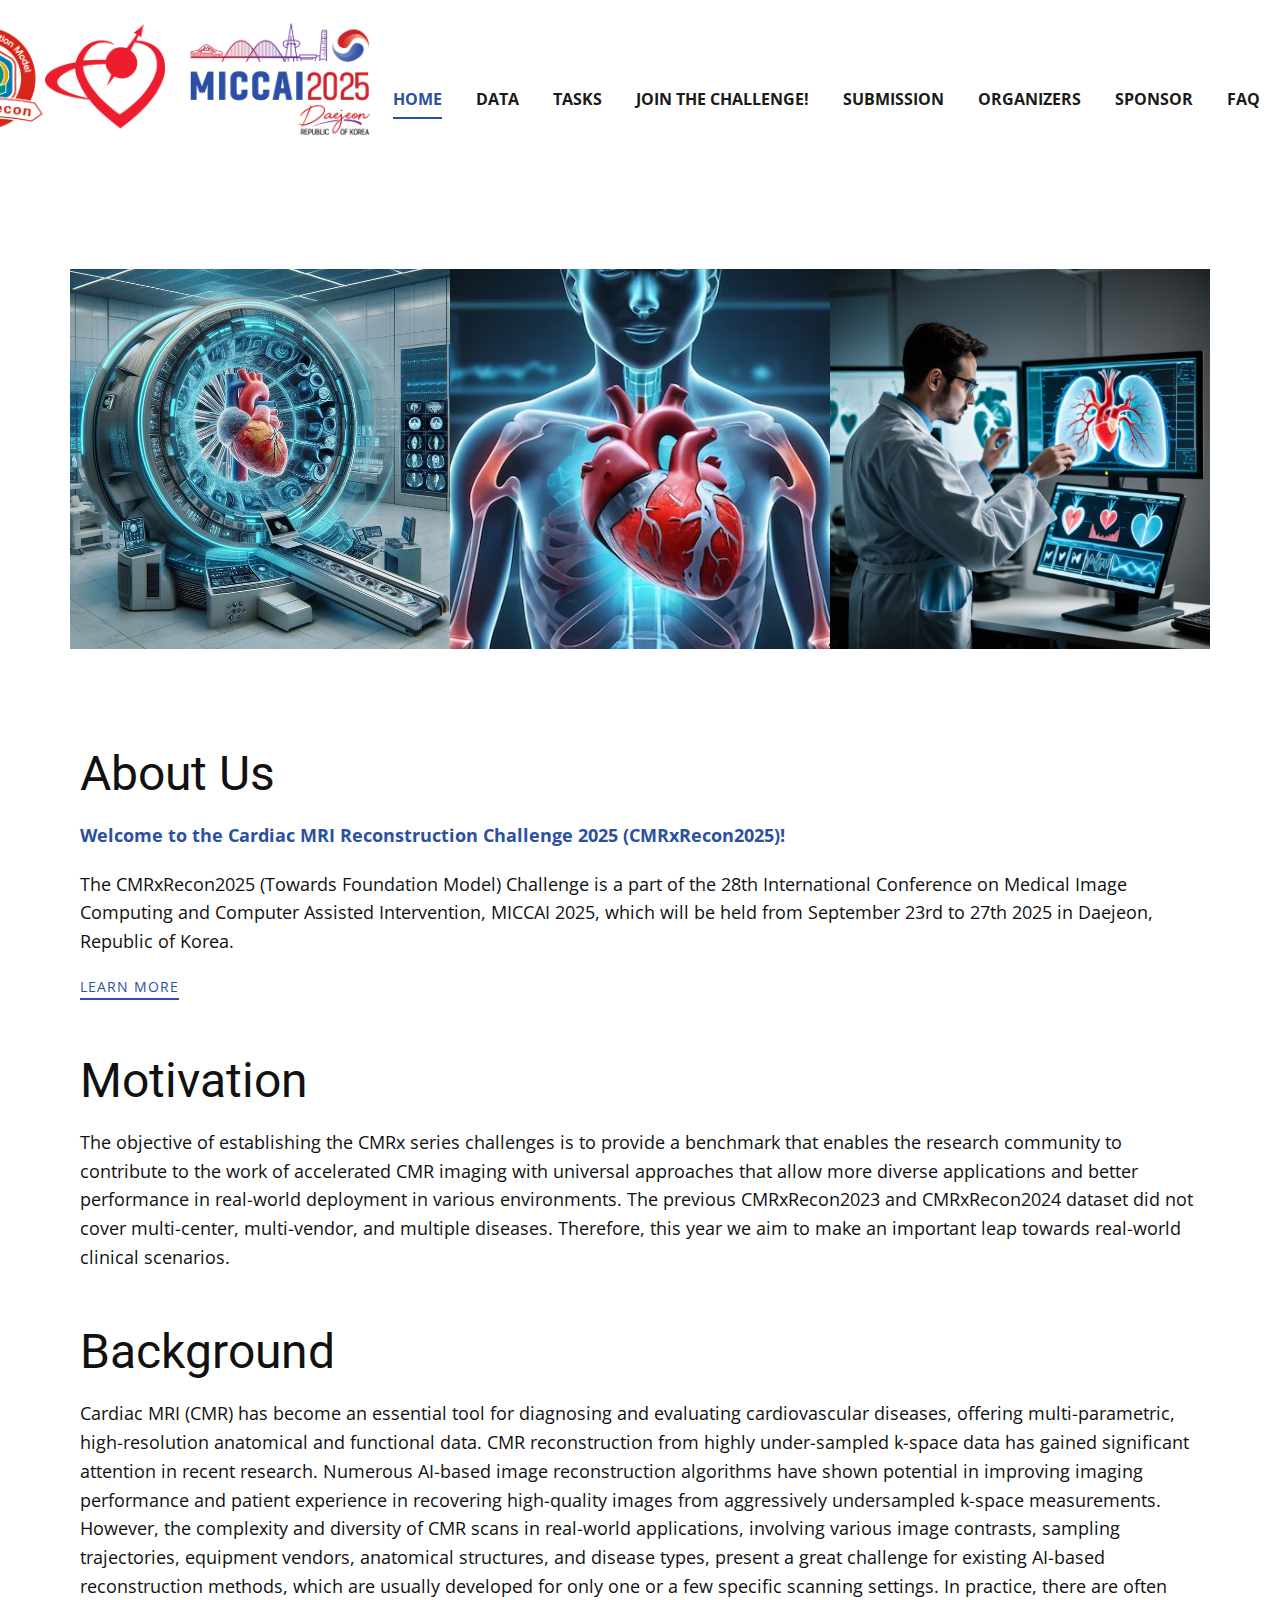
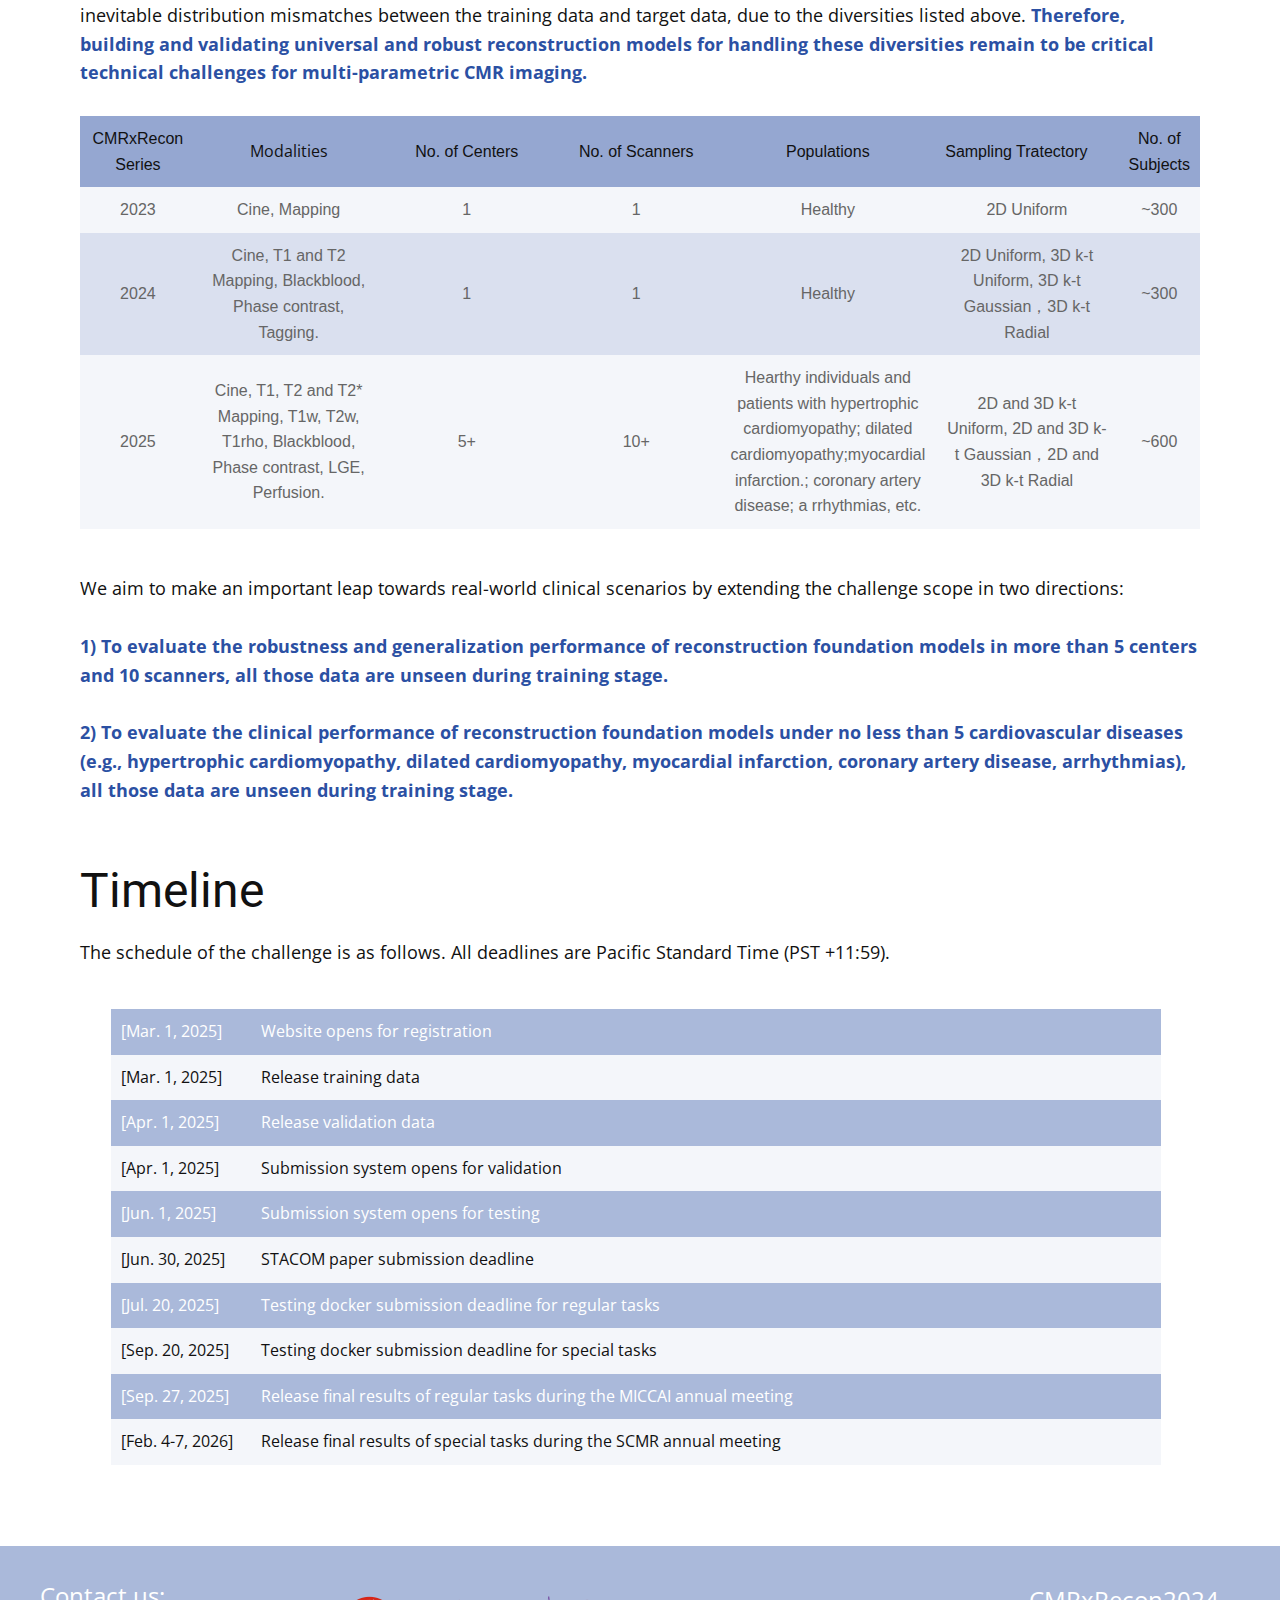
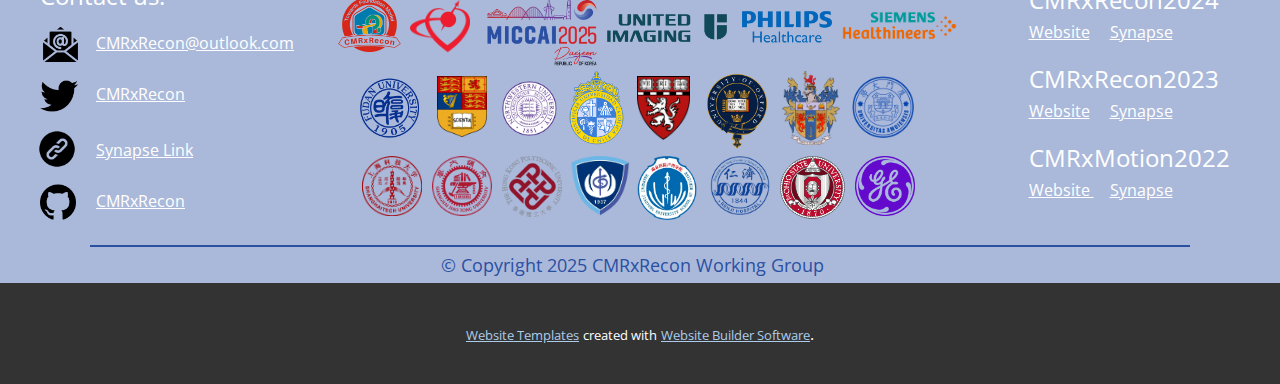
<file: 2025/Home.html>
<!DOCTYPE html>
<html style="font-size: 16px;" lang="en">

<head>
  <meta name="viewport" content="width=device-width, initial-scale=1.0">
  <meta charset="utf-8">
  <meta name="keywords" content="">
  <meta name="description" content="">
  <title>Home</title>
  <link rel="stylesheet" href="nicepage.css" media="screen">
  <link rel="stylesheet" href="Home.css" media="screen">
  <script class="u-script" type="text/javascript" src="jquery-1.9.1.min.js" defer=""></script>
  <script class="u-script" type="text/javascript" src="nicepage.js" defer=""></script>
  <meta name="generator" content="Nicepage 6.7.2, nicepage.com">
  <link id="u-theme-google-font" rel="stylesheet"
    href="https://fonts.googleapis.com/css?family=Roboto:100,100i,300,300i,400,400i,500,500i,700,700i,900,900i|Open+Sans:300,300i,400,400i,500,500i,600,600i,700,700i,800,800i">
  <meta name="viewport"
    content="width=device-width, initial-scale=1.0, minimum-scale=1.5, maximum-scale=2.0, user-scalable=yes" />









  <script type="application/ld+json">{
		"@context": "http://schema.org",
		"@type": "Organization",
		"name": "cmrxrecon2024",
		"url": "/",
		"logo": "images/miccai2025-logo.png"
}</script>
  <meta name="theme-color" content="#478ac9">
  <meta property="og:title" content="Home">
  <meta property="og:description" content="">
  <meta property="og:type" content="website">
  <link rel="canonical" href="/">
  <meta data-intl-tel-input-cdn-path="intlTelInput/">
</head>
<!-- Google tag (gtag.js) -->
<script async src="https://www.googletagmanager.com/gtag/js?id=G-94EMERPD6R"></script>
<script>
  window.dataLayer = window.dataLayer || [];
  function gtag() { dataLayer.push(arguments); }
  gtag('js', new Date());

  gtag('config', 'G-94EMERPD6R');
</script>

<body data-path-to-root="/" data-include-products="false" class="u-body u-xl-mode" data-lang="en">
  <header class="u-clearfix u-header u-sticky u-sticky-7dd4 u-white u-header" id="sec-7922">
    <div class="u-clearfix u-sheet u-valign-middle u-sheet-1">
      <a href="https://conferences.miccai.org/2025/en/default.asp" class="u-image u-logo u-image-1"
        data-image-width="768" data-image-height="333">
        <img src="images/miccai2025-logo.png" class="u-logo-image u-logo-image-1">
      </a>
      <img style="margin: -110px auto 0 -145px;" class="u-image u-image-contain u-image-default u-image-2"
        src="images/CMRxRecon-logo.png" alt="" data-image-width="2890" data-image-height="2514">
      <a href="https://scmr.org/" target="_blank">
        <img style="margin: -115px auto 0 -25px;" class="u-image u-image-contain u-image-default u-image-2"
          src="images/SCMR-logo.png" alt="SCMR Logo" data-image-width="2890" data-image-height="2514">
      </a>
      <nav class="u-menu u-menu-dropdown u-offcanvas u-menu-1">
        <div class="menu-collapse"
          style="font-size: 1rem; letter-spacing: 0px; font-weight: 700; text-transform: uppercase;">
          <a class="u-button-style u-custom-active-border-color u-custom-active-color u-custom-border u-custom-border-color u-custom-borders u-custom-hover-border-color u-custom-hover-color u-custom-left-right-menu-spacing u-custom-padding-bottom u-custom-text-active-color u-custom-text-color u-custom-text-decoration u-custom-text-hover-color u-custom-top-bottom-menu-spacing u-nav-link u-text-active-palette-1-base u-text-hover-palette-2-base"
            href="#">
            <svg class="u-svg-link" viewBox="0 0 24 24">
              <use xlink:href="#menu-hamburger"></use>
            </svg>
            <svg class="u-svg-content" version="1.1" id="menu-hamburger" viewBox="0 0 16 16" x="0px" y="0px"
              xmlns:xlink="http://www.w3.org/1999/xlink" xmlns="http://www.w3.org/2000/svg">
              <g>
                <rect y="1" width="16" height="2"></rect>
                <rect y="7" width="16" height="2"></rect>
                <rect y="13" width="16" height="2"></rect>
              </g>
            </svg>
          </a>
        </div>
        <div style="margin-right: 0px;" class="u-custom-menu u-nav-container">
          <ul style="margin-right: 0px;" class="u-nav u-spacing-30 u-unstyled u-nav-1">
            <li class="u-nav-item"><a
                class="u-border-2 u-border-active-custom-color-2 u-border-hover-custom-color-2 u-border-no-left u-border-no-right u-border-no-top u-button-style u-nav-link u-text-active-custom-color-3 u-text-grey-90 u-text-hover-custom-color-3"
                href="Home.html" style="padding: 10px 0px;">Home</a>
            </li>
            <li class="u-nav-item"><a
                class="u-border-2 u-border-active-custom-color-2 u-border-hover-custom-color-2 u-border-no-left u-border-no-right u-border-no-top u-button-style u-nav-link u-text-active-custom-color-3 u-text-grey-90 u-text-hover-custom-color-3"
                href="Data.html" style="padding: 10px 0px;">Data</a>
            </li>
            <li class="u-nav-item"><a
                class="u-border-2 u-border-active-custom-color-2 u-border-hover-custom-color-2 u-border-no-left u-border-no-right u-border-no-top u-button-style u-nav-link u-text-active-custom-color-3 u-text-grey-90 u-text-hover-custom-color-3"
                href="Tasks.html" style="padding: 10px 0px;">Tasks</a>
            </li>

            <li class="u-nav-item"><a
                class="u-border-2 u-border-active-custom-color-2 u-border-hover-custom-color-2 u-border-no-left u-border-no-right u-border-no-top u-button-style u-nav-link u-text-active-custom-color-3 u-text-grey-90 u-text-hover-custom-color-3"
                href="Join-the-Challenge.html" style="padding: 10px 0px;">Join the Challenge!</a>
            </li>
            <li class="u-nav-item"><a
                class="u-border-2 u-border-active-custom-color-2 u-border-hover-custom-color-2 u-border-no-left u-border-no-right u-border-no-top u-button-style u-nav-link u-text-active-custom-color-3 u-text-grey-90 u-text-hover-custom-color-3"
                href="Submission.html" style="padding: 10px 0px;">Submission</a>
              <div class="u-nav-popup">
                <ul class="u-h-spacing-20 u-nav u-unstyled u-v-spacing-10 u-nav-2">
                  <li class="u-nav-item"><a
                      class="u-button-style u-hover-custom-color-4 u-nav-link u-text-active-custom-color-2 u-text-hover-white u-white"
                      href="Submission.html">Task Submission</a>
                  </li>
                  <li class="u-nav-item"><a
                      class="u-button-style u-hover-custom-color-4 u-nav-link u-text-active-custom-color-2 u-text-hover-white u-white"
                      href="STACOM.html">STACOM workshop paper</a>
                  </li>
                </ul>
              </div>
            </li>
            <li class="u-nav-item"><a
                class="u-border-2 u-border-active-custom-color-2 u-border-hover-custom-color-2 u-border-no-left u-border-no-right u-border-no-top u-button-style u-nav-link u-text-active-custom-color-3 u-text-grey-90 u-text-hover-custom-color-3"
                href="Organizer.html" style="padding: 10px 0px;">Organizers</a>
            </li>
            <li class="u-nav-item"><a
                class="u-border-2 u-border-active-custom-color-2 u-border-hover-custom-color-2 u-border-no-left u-border-no-right u-border-no-top u-button-style u-nav-link u-text-active-custom-color-3 u-text-grey-90 u-text-hover-custom-color-3"
                href="Sponsor.html" style="padding: 10px 0px;">Sponsor</a>
            </li>
            <li class="u-nav-item"><a
                class="u-border-2 u-border-active-custom-color-2 u-border-hover-custom-color-2 u-border-no-left u-border-no-right u-border-no-top u-button-style u-nav-link u-text-active-custom-color-3 u-text-grey-90 u-text-hover-custom-color-3"
                href="FAQ.html" style="padding: 10px 0px;">FAQ</a>
            </li>
          </ul>
        </div>
        <div class="u-custom-menu u-nav-container-collapse">
          <div class="u-black u-container-style u-inner-container-layout u-opacity u-opacity-95 u-sidenav">
            <div class="u-inner-container-layout u-sidenav-overflow">
              <div class="u-menu-close"></div>
              <ul class="u-align-center u-nav u-popupmenu-items u-unstyled u-nav-3">
                <li class="u-nav-item"><a class="u-button-style u-nav-link" href="Home.html">Home</a>
                </li>
                <li class="u-nav-item"><a class="u-button-style u-nav-link" href="Data.html">Data</a>
                </li>
                <li class="u-nav-item"><a class="u-button-style u-nav-link" href="Tasks.html">Tasks</a>
                </li>
                <li class="u-nav-item"><a class="u-button-style u-nav-link" href="Join-the-Challenge.html">Join the
                    Challenge!</a>
                </li>
                <li class="u-nav-item"><a class="u-button-style u-nav-link" href="Submission.html">Submission</a>
                  <div class="u-nav-popup">
                    <ul class="u-h-spacing-20 u-nav u-unstyled u-v-spacing-10 u-nav-4">
                      <li class="u-nav-item"><a
                          class="u-button-style u-hover-custom-color-4 u-nav-link u-text-active-custom-color-2 u-text-hover-white u-white"
                          href="Submission.html">Submission</a>
                      </li>

                      <li class="u-nav-item"><a
                          class="u-button-style u-hover-custom-color-4 u-nav-link u-text-active-custom-color-2 u-text-hover-white u-white"
                          href="STACOM.html">STACOM workshop paper</a>
                      </li>
                    </ul>
                  </div>
                </li>
                <li class="u-nav-item"><a class="u-button-style u-nav-link" href="Organizer.html">Organizers</a>
                </li>
                <li class="u-nav-item"><a class="u-button-style u-nav-link" href="Sponsor.html">Sponsor</a>
                </li>
                <li class="u-nav-item"><a class="u-button-style u-nav-link" href="FAQ.html">FAQ</a>
                </li>
              </ul>
            </div>
          </div>
          <div class="u-black u-menu-overlay u-opacity u-opacity-70"></div>
        </div>
      </nav>
    </div>
    <style class="u-sticky-style" data-style-id="7dd4">
      .u-sticky-fixed.u-sticky-7dd4,
      .u-body.u-sticky-fixed .u-sticky-7dd4 {
        box-shadow: 0px 0px 8px 0px rgba(128, 128, 128, 1) !important
      }
    </style>
  </header>
  <section class="u-align-center u-clearfix u-section-1" id="sec-4e01">
    <div class="u-clearfix u-sheet u-sheet-1">
      <div class="u-expanded-width u-gallery u-layout-grid u-lightbox u-no-transition u-show-text-on-hover u-gallery-1"
        id="carousel-04e2">
        <div class="u-gallery-inner u-gallery-inner-1" role="listbox">
          <div class="u-effect-fade u-effect-hover-zoom u-gallery-item u-gallery-item-1">
            <div class="u-back-slide" data-image-width="1024" data-image-height="1024">
              <img class="u-back-image u-expanded u-image-contain"
                src="images/414459843_1085639689128602_3237353846129711047_n.jpg">
            </div>
            <div class="u-align-center u-over-slide u-shading u-valign-bottom u-over-slide-1"></div>
          </div>
          <div class="u-effect-fade u-effect-hover-zoom u-gallery-item u-gallery-item-1">
            <div class="u-back-slide" data-image-width="1024" data-image-height="1024">
              <img class="u-back-image u-expanded u-image-contain"
                src="images/cardiologist-blurred-background-using-digital-xray-human-heart-holographic-scan-projection-3d-render.png">
            </div>
            <div class="u-align-center u-over-slide u-shading u-valign-bottom u-over-slide-2"></div>
          </div>
          <div class="u-effect-fade u-effect-hover-zoom u-gallery-item u-gallery-item-1">
            <div class="u-back-slide" data-image-width="1024" data-image-height="1024">
              <img class="u-back-image u-expanded u-image-contain"
                src="images/openart-image_aSwlyWdw_1737994000657_raw.png">
            </div>
            <div class="u-align-center u-over-slide u-shading u-valign-bottom u-over-slide-1"></div>
          </div>
        </div>
      </div>
    </div>
  </section>
  <section class="u-align-center u-clearfix u-section-2" id="sec-b401">
    <div class="u-clearfix u-sheet u-sheet-1">
      <div class="u-container-align-left u-container-style u-expanded-width u-group u-group-1">
        <div class="u-container-layout u-container-layout-1">
          <h2 class="u-align-left u-text u-text-default u-text-1">About Us</h2>
          <p class="u-align-left u-text u-text-custom-color-3 u-text-2"> Welcome to the Cardiac MRI Reconstruction
            Challenge 2025 (CMRxRecon2025)!&nbsp;&nbsp;</p>
          <p class="u-align-left u-text u-text-3">The CMRxRecon2025 (Towards Foundation Model) Challenge is a
            part of the 28th International Conference on Medical Image Computing and Computer Assisted Intervention,
            MICCAI 2025, which will be held from September 23rd to 27th 2025 in Daejeon, Republic of Korea.</p>
          <a href="https://conferences.miccai.org/2025/en/default.asp"
            class="u-active-none u-align-left u-border-2 u-border-active-custom-color-3 u-border-custom-color-2 u-border-hover-custom-color-3 u-border-no-left u-border-no-right u-border-no-top u-btn u-button-style u-hover-none u-none u-text-active-custom-color-3 u-text-custom-color-3 u-text-hover-custom-color-3 u-btn-1"
            target="_blank">Learn more</a>
          <br>
        </div>
      </div>
    </div>
    <div class="u-clearfix u-sheet u-sheet-1">
      <div class="u-container-align-left u-container-style u-expanded-width u-group u-group-1">
        <div class="u-container-layout u-container-layout-1">
          <h2 class="u-align-left u-text u-text-1">Motivation</h2>
          <p class="u-align-left u-text u-text-3">The objective of establishing the CMRx series challenges is to provide
            a benchmark that enables the research community to contribute to the work of accelerated CMR imaging with
            universal approaches that allow more diverse applications and better performance in real-world deployment in
            various environments. The previous CMRxRecon2023 and CMRxRecon2024 dataset did not cover multi-center,
            multi-vendor, and multiple diseases. Therefore, this year we aim to make an important leap towards
            real-world clinical scenarios.
          </p>
          <br>
        </div>
      </div>
    </div>
    <div class="u-clearfix u-sheet u-sheet-1">
      <div class="u-container-align-left u-container-style u-expanded-width u-group u-group-1">
        <div class="u-container-layout u-container-layout-1">
          <h2 class="u-align-left u-text u-text-default u-text-1">Background</h2>
          <p class="u-align-left u-text u-text-3">
            Cardiac MRI (CMR) has become an essential tool for diagnosing and evaluating cardiovascular diseases,
            offering multi-parametric, high-resolution anatomical and functional data. CMR reconstruction from highly
            under-sampled k-space data has gained significant attention in recent research. Numerous AI-based image
            reconstruction algorithms have shown potential in improving imaging performance and patient experience in
            recovering high-quality images from aggressively undersampled k-space measurements. However, the complexity
            and diversity of CMR scans in real-world applications, involving various image contrasts, sampling
            trajectories, equipment vendors, anatomical structures, and disease types, present a great challenge for
            existing AI-based reconstruction methods, which are usually developed for only one or a few specific
            scanning settings. In practice, there are often inevitable distribution mismatches between the training data
            and target data, due to the diversities listed above. <span
              style="font-weight:bold;color:#2b50a3">Therefore, building and validating universal and
              robust reconstruction models for handling these diversities remain to be critical technical challenges for
              multi-parametric CMR imaging.</span>
            <br>
            <br>
          </p>
          <div class="u-expanded-width u-table u-table-responsive u-table-1">
            <table class="u-table-entity">
              <colgroup>
                <col width="10.5%">
                <col width="19.1%">
                <col width="18.1%">
                <col width="17.5%">
                <col width="16%">
                <col width="18.8%">
                <col width="10.5%">
              </colgroup>
              <tbody class="u-table-body">
                <tr style="height: 39px;">
                  <td style="background-color: rgba(43, 80, 163, 0.5019607843137255);"
                    class="u-align-center u-custom-font u-font-arial u-table-cell">
                    CMRxRecon Series</td>
                  <td style="background-color: rgba(43, 80, 163, 0.5019607843137255);"
                    class="u-align-center u-custom-font u-font-arialu-table-cell">
                    Modalities</td>
                  <td style="background-color: rgba(43, 80, 163, 0.5019607843137255);"
                    class="u-align-center u-custom-font u-font-arial u-grey-10 u-table-cell">
                    No. of Centers</td>
                  <td style="background-color: rgba(43, 80, 163, 0.5019607843137255);"
                    class="u-align-center u-custom-font u-font-arial u-grey-10 u-table-cell">
                    No. of Scanners</td>
                  <td style="background-color: rgba(43, 80, 163, 0.5019607843137255);"
                    class="u-align-center u-custom-font u-font-arial u-grey-10 u-table-cell">
                    Populations</td>
                  <td style="background-color: rgba(43, 80, 163, 0.5019607843137255);"
                    class="u-custom-font u-font-arial u-grey-10 u-table-cell">Sampling Tratectory
                  </td>
                  <td style="background-color: rgba(43, 80, 163, 0.5019607843137255);"
                    class="u-align-center u-custom-font u-font-arial u-grey-10 u-table-cell">
                    No. of Subjects</td>
                </tr>
                <tr style="height: 36px;">
                  <td style="background-color: rgba(43, 80, 163, 0.05);"
                    class="u-align-center u-custom-font u-font-arial u-table-cell u-text-grey-60">2023</td>
                  <td style="background-color: rgba(43, 80, 163, 0.05);"
                    class="u-align-center u-custom-font u-font-arial u-table-cell u-text-grey-60">Cine, Mapping</td>
                  <td style="background-color: rgba(43, 80, 163, 0.05);"
                    class="u-align-center u-custom-font u-font-arial u-table-cell u-text-grey-60">1</td>
                  <td style="background-color: rgba(43, 80, 163, 0.05);"
                    class="u-align-center u-custom-font u-font-arial u-table-cell u-text-grey-60">1</td>
                  <td style="background-color: rgba(43, 80, 163, 0.05);"
                    class="u-align-center u-custom-font u-font-arial u-table-cell u-text-grey-60">Healthy</td>
                  <td style="background-color: rgba(43, 80, 163, 0.05);"
                    class="u-align-center u-custom-font u-font-arial u-table-cell u-text-grey-60">2D Uniform</td>
                  <td style="background-color: rgba(43, 80, 163, 0.05);"
                    class="u-align-center u-custom-font u-font-arial u-table-cell u-text-grey-60">~300</td>
                </tr>
                <tr style="height: 29px;">
                  <td style="background-color: rgba(43, 80, 163, 0.176);"
                    class="u-align-center u-custom-font u-font-arial u-grey-10 u-table-cell u-text-grey-60 u-table-cell-13">
                    2024</td>
                  <td style="background-color: rgba(43, 80, 163, 0.176);"
                    class="u-align-center u-custom-font u-font-arial u-grey-10 u-table-cell u-text-grey-60 u-table-cell-14">
                    Cine, T1 and T2 Mapping, Blackblood, Phase contrast, Tagging.</td>
                  <td style="background-color: rgba(43, 80, 163, 0.176);"
                    class="u-align-center u-custom-font u-font-arial u-grey-10 u-table-cell u-text-grey-60 u-table-cell-15">
                    1</td>
                  <td style="background-color: rgba(43, 80, 163, 0.176);"
                    class="u-align-center u-custom-font u-font-arial u-grey-10 u-table-cell u-text-grey-60 u-table-cell-15">
                    1</td>
                  <td style="background-color: rgba(43, 80, 163, 0.176);"
                    class="u-align-center u-custom-font u-font-arial u-grey-10 u-table-cell u-text-grey-60 u-table-cell-15">
                    Healthy</td>
                  <td style="background-color: rgba(43, 80, 163, 0.176);"
                    class="u-align-center u-custom-font u-font-arial u-grey-10 u-table-cell u-text-grey-60 u-table-cell-15">
                    2D Uniform, 3D k-t Uniform, 3D k-t Gaussian，3D k-t Radial</td>
                  <td style="background-color: rgba(43, 80, 163, 0.176);"
                    class="u-align-center u-custom-font u-font-arial u-grey-10 u-table-cell u-text-grey-60 u-table-cell-15">
                    ~300</td>
                </tr>
                <tr style="height: 47px;">
                  <td style="background-color: rgba(43, 80, 163, 0.05);"
                    class="u-align-center u-custom-font u-font-arial u-table-cell u-text-grey-60">2025</td>
                  <td style="background-color: rgba(43, 80, 163, 0.05);"
                    class="u-align-center u-custom-font u-font-arial u-table-cell u-text-grey-60">Cine, T1, T2 and T2* Mapping, T1w, T2w, T1rho, Blackblood, Phase contrast, LGE, Perfusion.</td>
                  <td style="background-color: rgba(43, 80, 163, 0.05);"
                    class="u-align-center u-custom-font u-font-arial u-table-cell u-text-grey-60">5+</td>
                  <td style="background-color: rgba(43, 80, 163, 0.05);"
                    class="u-align-center u-custom-font u-font-arial u-table-cell u-text-grey-60">10+</td>
                  <td style="background-color: rgba(43, 80, 163, 0.05);"
                    class="u-align-center u-custom-font u-font-arial u-table-cell u-text-grey-60">Hearthy individuals
                    and patients with hypertrophic cardiomyopathy; dilated cardiomyopathy;myocardial infarction.;
                    coronary artery disease; a
                    rrhythmias, etc.</td>
                  <td style="background-color: rgba(43, 80, 163, 0.05);"
                    class="u-align-center u-custom-font u-font-arial u-table-cell u-text-grey-60">2D and 3D k-t
                    Uniform, 2D and 3D k-t Gaussian，2D and 3D k-t Radial
                  </td>
                  <td style="background-color: rgba(43, 80, 163, 0.05);"
                    class="u-align-center u-custom-font u-font-arial u-table-cell u-text-grey-60">~600</td>
                </tr>
              </tbody>
            </table>
          </div>
          <br>
          <p class="u-align-left u-text u-text-3">
            We aim to make an important leap towards real-world clinical
            scenarios by extending the challenge scope in two directions:
            <br>
            <br>
            <span style="font-weight:bold;color:#2b50a3">1) To evaluate the robustness and generalization performance of
              reconstruction foundation models in more
              than 5 centers and 10 scanners, all those data are unseen during training stage.</span>
            <br>
            <br>
            <span style="font-weight:bold;color:#2b50a3">2) To evaluate the clinical performance of reconstruction
              foundation models under no less than 5
              cardiovascular diseases (e.g., hypertrophic cardiomyopathy, dilated cardiomyopathy, myocardial infarction,
              coronary artery disease, arrhythmias), all those data are unseen during training stage.</span>
            <br>
          </p>
          <br><br>


          <h2 class="u-align-left u-text u-text-default u-text-1">Timeline</h2>
          <p class="u-align-left u-text u-text-3">
            The schedule of the challenge is as follows. All deadlines are Pacific Standard Time (PST +11:59).
          </p>
          <br>
          <div class="u-expanded-width u-table u-table-responsive u-table-1">
            <table class="u-table-entity" style="width: 1050px; margin: 17px auto 17px 31px;">
              <colgroup>
                <col width="13.3%">
                <col width="86.7%">
              </colgroup>
              <tbody class="u-table-body">
                <tr style="height: 39px;">
                  <td class="u-custom-color-2 u-table-cell u-table-cell-1">[Mar. 1, 2025]</td>
                  <td class="u-custom-color-2 u-table-cell u-table-cell-2">Website opens for registration</td>
                </tr>
                <tr style="height: 39px;">
                  <td style="background-color: rgba(43, 80, 163, 0.05);" class="u-table-cell">[Mar. 1, 2025]</td>
                  <td style="background-color: rgba(43, 80, 163, 0.05);" class="u-table-cell">Release training data
                  </td>
                </tr>
                <tr style="height: 39px;">
                  <td class="u-custom-color-2 u-table-cell u-table-cell-1">[Apr. 1, 2025]</td>
                  <td class="u-custom-color-2 u-table-cell u-table-cell-2">Release validation data</td>
                </tr>
                <tr style="height: 39px;">
                  <td style="background-color: rgba(43, 80, 163, 0.05);" class="u-table-cell">[Apr. 1, 2025]</td>
                  <td style="background-color: rgba(43, 80, 163, 0.05);" class="u-table-cell">Submission system opens for validation</td>
                </tr>
                <tr style="height: 39px;">
                  <td class="u-custom-color-2 u-table-cell u-table-cell-1">[Jun. 1, 2025]</td>
                  <td class="u-custom-color-2 u-table-cell u-table-cell-1">Submission system opens
                    for testing</td>
                </tr>
                <tr style="height: 39px;">
                  <td style="background-color: rgba(43, 80, 163, 0.05);" class="u-table-cell">[Jun. 30, 2025]</td>
                  <td style="background-color: rgba(43, 80, 163, 0.05);" class="u-table-cell">STACOM paper submission deadline</td>
                </tr>
                <tr style="height: 39px;">
                  <td class="u-custom-color-2 u-table-cell u-table-cell-1">[Jul. 20, 2025]</td>
                  <td class="u-custom-color-2 u-table-cell u-table-cell-1">Testing docker submission
                    deadline for
                    regular tasks
                  </td>
                </tr>
                <tr style="height: 39px;">
                  <td style="background-color: rgba(43, 80, 163, 0.05);" class="u-table-cell">[Sep. 20, 2025]</td>
                  <td style="background-color: rgba(43, 80, 163, 0.05);" class="u-table-cell">Testing docker submission deadline for
                    special tasks</td>
                </tr>
                <tr style="height: 39px;">
                  <td class="u-custom-color-2 u-table-cell u-table-cell-1">[Sep. 27, 2025]</td>
                  <td class="u-custom-color-2 u-table-cell u-table-cell-1">Release final results of
                    regular tasks
                    during
                    the MICCAI annual meeting
                  </td>
                </tr>
                <tr style="height: 39px;">
                  <td style="background-color: rgba(43, 80, 163, 0.05);" class="u-table-cell">[Feb. 4-7, 2026]</td>
                  <td style="background-color: rgba(43, 80, 163, 0.05);" class="u-table-cell">Release final results of special tasks
                    during the SCMR annual meeting</td>
                </tr>
              </tbody>
            </table>
          </div>
          </p>
          <br><br>

        </div>
      </div>
    </div>
  </section>



  <footer class="u-clearfix u-custom-color-2 u-footer" id="sec-0201">
    <div class="u-clearfix u-sheet u-sheet-1">
        <div class="data-layout-selected u-clearfix u-expanded-width u-gutter-30 u-layout-wrap u-layout-wrap-1">
            <div class="u-gutter-0 u-layout">
                <div class="u-layout-row">
                    <div class="u-align-left u-container-style u-layout-cell u-left-cell u-size-17 u-layout-cell-1">
                        <div class="u-container-layout u-container-layout-1" style="margin: 0 0 0 -60px;">
                            <p class="u-large-text u-text u-text-variant u-text-1"> Contact us:<br>
                            </p><span class="u-file-icon u-icon u-text-custom-color-3 u-icon-1"><img
                                    src="images/2669570.png" alt=""></span>
                            <p class="u-text u-text-2">
                                <a class="u-active-none u-border-hover-grey-75 u-border-none u-btn u-button-link u-button-style u-hover-none u-none u-text-body-alt-color u-btn-1"
                                    data-href="mailto:CMRxRecon@outlook.com">CMRxRecon@outlook.com<br>
                                </a>
                            </p><span class="u-file-icon u-icon u-text-custom-color-3 u-icon-2"><img
                                    src="images/733635.png" alt=""></span>
                            <p class="u-text u-text-3">
                                <a class="u-active-none u-border-hover-grey-75 u-border-none u-btn u-button-link u-button-style u-hover-none u-none u-text-body-alt-color u-btn-2"
                                    href="https://twitter.com/CMRxRecon" target="_blank">CMRxRecon<br>
                                </a>
                            </p>
                            <a class="u-active-none u-border-hover-grey-75 u-border-none u-btn u-button-link u-button-style u-hover-none u-none u-text-body-alt-color u-btn-3"
                                href="https://www.synapse.org/#!Synapse:syn59814210/wiki/628454/"
                                target="_blank">Synapse
                                Link</a><span class="u-file-icon u-icon u-text-custom-color-3 u-icon-3"><img
                                    src="images/10276957.png" alt=""></span>
                            <a class="u-active-none u-border-hover-grey-75 u-border-none u-btn u-button-link u-button-style u-hover-none u-none u-text-body-alt-color u-btn-4"
                                href="https://github.com/CmrxRecon/" target="_blank">CMRxRecon </a><span
                                class="u-file-icon u-icon u-text-custom-color-3 u-icon-4"><img
                                    src="images/25231.png" alt=""></span>
                        </div>
                    </div>
                    <div class="u-container-style u-layout-cell u-size-26 u-layout-cell-2">
                        <div class="u-container-layout u-container-layout-2">

                            <img style="position:absolute;margin:50px auto 0 -65px;width: 65px;height: auto;"
                                src="images/CMRxRecon-logo.png">
                            <img style="position:absolute;margin:50px auto 0 8px;width: 60px;height: auto;"
                                src="images/SCMR-logo.png">
                            <img style="position:absolute;margin:50px auto 0 85px;width: 110px;height: auto;"
                                src="images/miccai2025-logo.png">
                            <img style="position:absolute;margin:68px auto 0 205px;width: 120px;height: auto;"
                                src="images/UnitedImaging-logo.png">
                            <img style="position:absolute;margin:55px auto 0 340px;width: 90px;height: auto;"
                                src="images/philips-healthcare.png">
                            <img style="position:absolute;margin:65px auto 0 440px;width: 115px;height: auto;"
                                src="images/Siemens_Healthineers_logo.svg.png">
                            
                            
                            <img style="position:absolute;margin:130px auto 0 -45px;width: 65px;height: auto;"
                                src="images/fudan-logo.png">
                            <img style="position:absolute;margin:130px auto 0 35px;width: 50px;height: auto;"
                                src="images/Shield_of_Imperial_College_London.svg.png">
                            <img style="position:absolute;margin:135px auto 0 100px;width: 55px;height: auto;"
                                src="images/Northwestern_University_seal.svg.png">
                            <img style="position:absolute;margin:125px auto 0 167px;width: 55px;height: auto;"
                                src="images/Escudo_de_la_Pontificia_Universidad_Católica_de_Chile.svg.png">
                            <img style="position:absolute;margin:130px auto 0 235px;width: 53px;height: auto;"
                                src="images/R-C.png">
                            <img style="position:absolute;margin:128px auto 0 305px;width: 60px;height: auto;"
                                src="images/1636px-Oxford-University-Circlet.svg.png">
                            <img style="position:absolute;margin:125px auto 0 380px;width: 58px;height: auto;"
                                src="images/KCL-logo.png">
                            <img style="position:absolute;margin:130px auto 0 450px;width: 62px;height: auto;"
                                src="images/1200px-Xiamen_University_logo.svg.png">

                            <img style="position:absolute;margin:210px auto 0 -40px;width: 60px;height: auto;"
                                src="images/Logo_of_ShanghaiTech_University.png">
                            <img style="position:absolute;margin:210px auto 0 30px;width: 60px;height: auto;"
                                src="images/Sjtu-logo.png">
                            <img style="position:absolute;margin:210px auto 0 100px;width: 60px;height: auto;"
                                src="images/hong-kong-polytechnic-university-logo-00FF467BCA-seeklogo.com.png">
                            <img style="position:absolute;margin:210px auto 0 168px;width: 60px;height: auto;"
                                src="images/fdzs.png">
                            <img style="position:absolute;margin:210px auto 0 235px;width: 60px;height: auto;"
                                src="images/Ruijin_Hospital_Shanghai_Jiaotong_University_School_Of_Medicine_logo.png">
                            <img style="position:absolute;margin:210px auto 0 308px;width: 60px;height: auto;"
                                src="images/Renji_hospital_logo.png">
                                <img style="position:absolute;margin:210px auto 0 378px;width: 65px;height: auto;"
                                src="images/Ohio_State_University_seal.png">
                            <img style="position:absolute;margin:210px auto 0 453px;width: 60px;height: auto;"
                                src="images/GEHC-120f4dff.png">

                            


                            <br><br><br><br><br><br><br>

                        </div>
                    </div>
                    <div
                        class="u-align-left u-container-style u-layout-cell u-right-cell u-size-17 u-layout-cell-3">
                        <div class="u-container-layout u-container-layout-3" style="white-space: nowrap;">
                            <p class="u-large-text u-text u-text-variant u-text-5">CMRxRecon2024<br>
                            </p>
                            <p class="u-text u-text-variant">
                                &nbsp;&nbsp;&nbsp;&nbsp;
                                <a style="text-decoration: underline; color: white;"
                                    href="https://cmrxrecon.github.io/2024" target="_blank">Website</a>
                                &nbsp;&nbsp;&nbsp;
                                <a style="text-decoration: underline; color: white;"
                                    href="https://www.synapse.org/#!Synapse:syn54951257/wiki/"
                                    target="_blank">Synapse</a>
                            </p>
                            <p class="u-large-text u-text u-text-variant u-text-5">CMRxRecon2023<br>
                            </p>
                            <p class="u-text u-text-variant">
                                &nbsp;&nbsp;&nbsp;&nbsp;
                                <a style="text-decoration: underline; color: white;"
                                    href="https://cmrxrecon.github.io" target="_blank">Website</a>
                                &nbsp;&nbsp;&nbsp;
                                <a style="text-decoration: underline; color: white;"
                                    href="https://www.synapse.org/#!Synapse:syn51471091/wiki/622170"
                                    target="_blank">Synapse</a>
                            </p>
                            <p class="u-large-text u-text u-text-variant u-text-5">CMRxMotion2022<br>
                            </p>
                            <p class="u-text u-text-variant">
                                &nbsp;&nbsp;&nbsp;&nbsp;
                                <a style="text-decoration: underline; color: white;"
                                    href="http://cmr.miccai.cloud/">Website
                                </a>
                                &nbsp;&nbsp;&nbsp;
                                <a style="text-decoration: underline; color: white;"
                                    href="https://www.synapse.org/#!Synapse:syn28503327/wiki/617822"
                                    target="_blank">Synapse</a>
                            </p>

                        </div>
                    </div>
                </div>
            </div>
        </div>
        <div class="u-border-2 u-border-custom-color-3 u-line u-line-horizontal u-line-1"></div>
        <p class="u-text u-text-custom-color-3 u-text-7"> © Copyright 2025 CMRxRecon Working Group<br>
        </p>
    </div>
</footer>
  <section class="u-backlink u-clearfix u-grey-80">
    <a class="u-link" href="https://nicepage.com/website-templates" target="_blank">
      <span>Website Templates</span>
    </a>
    <p class="u-text">
      <span>created with</span>
    </p>
    <a class="u-link" href="" target="_blank">
      <span>Website Builder Software</span>
    </a>.
  </section>

</body>

</html>
</file>
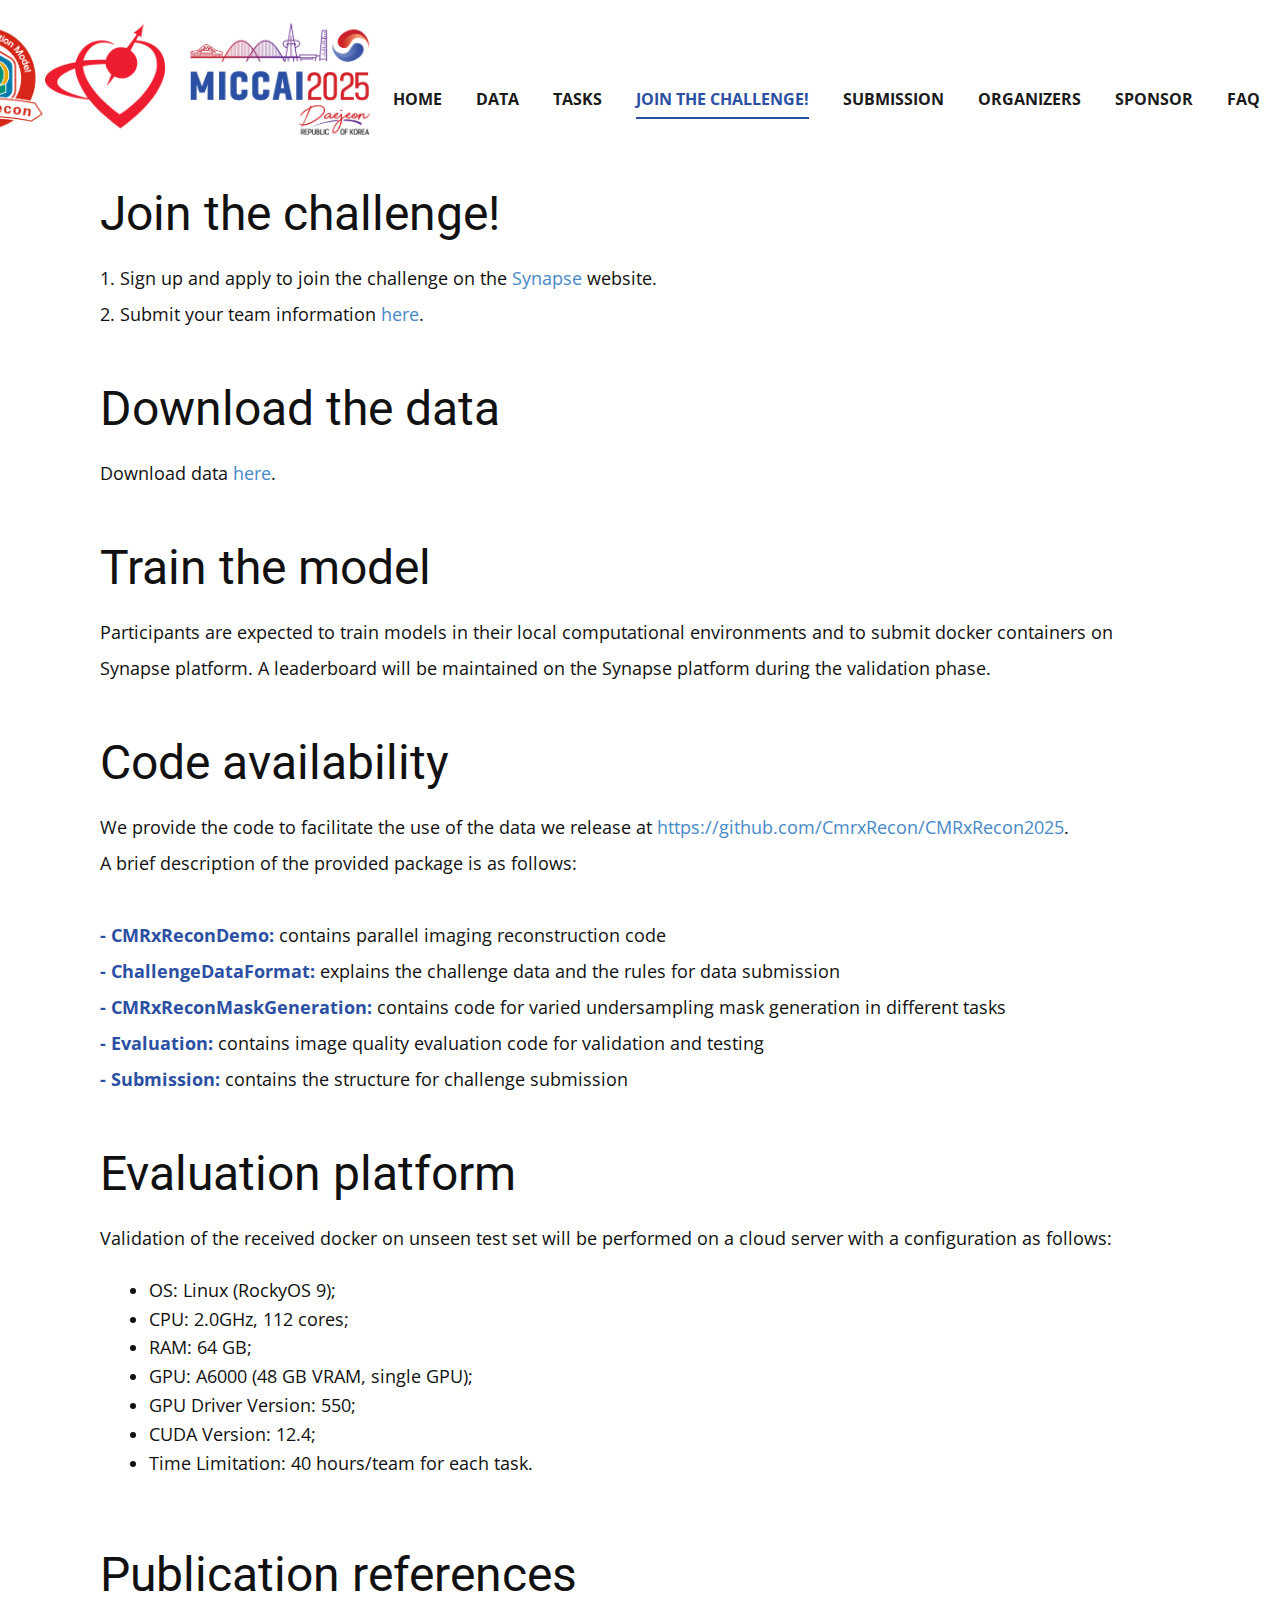
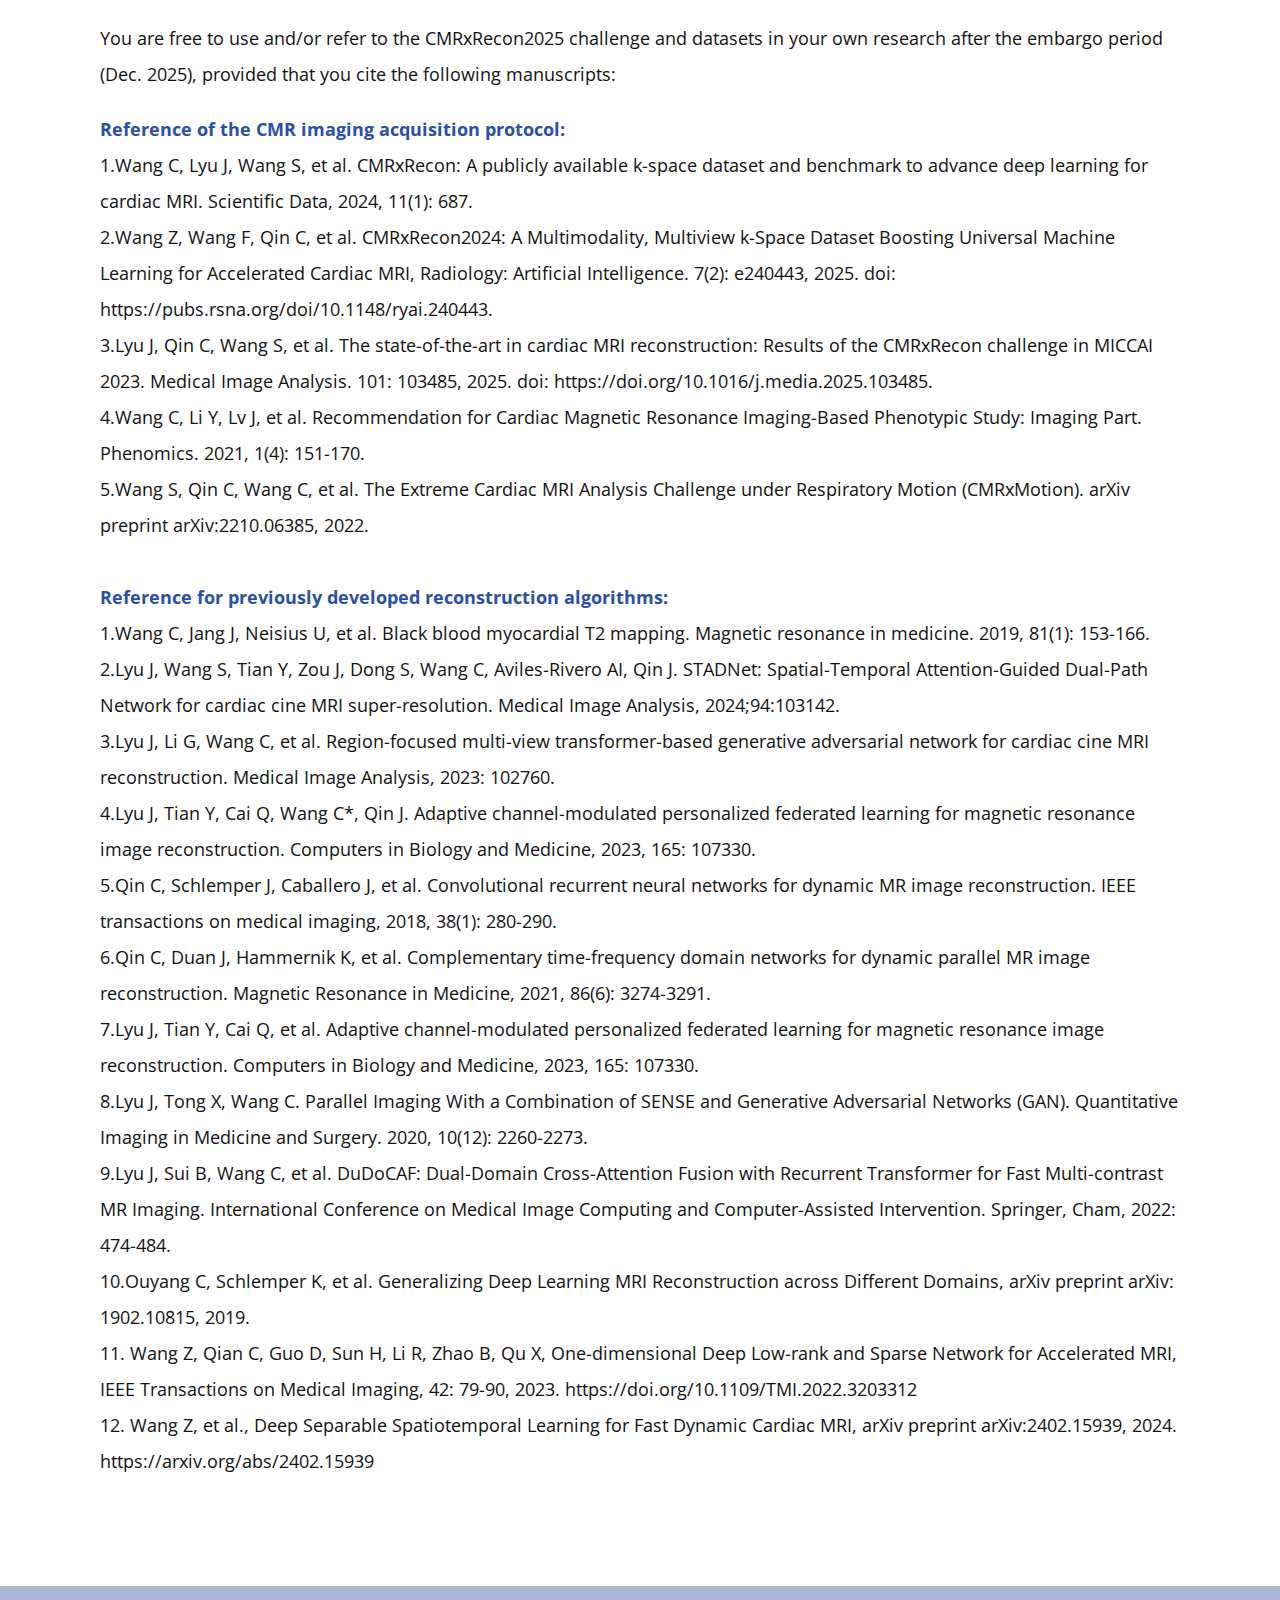
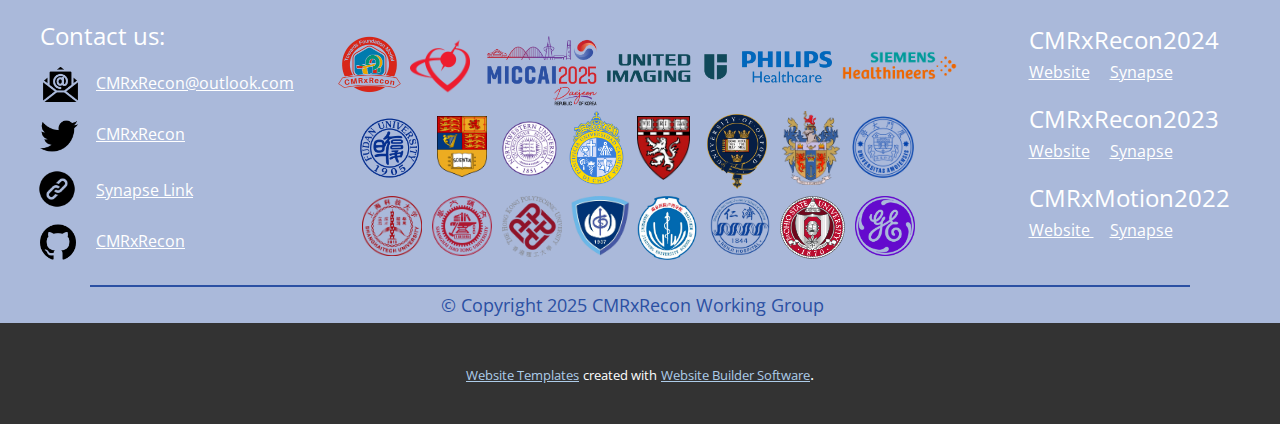
<file: 2025/Join-the-Challenge.html>
<!DOCTYPE html>
<html style="font-size: 16px;" lang="en">

<head>
  <meta name="viewport" content="width=device-width, initial-scale=1.0">
  <meta charset="utf-8">
  <meta name="keywords" content="">
  <meta name="description" content="">
  <title>Join the Challenge!</title>
  <link rel="stylesheet" href="nicepage.css" media="screen">
  <link rel="stylesheet" href="Join-the-Challenge.css" media="screen">
  <script class="u-script" type="text/javascript" src="jquery-1.9.1.min.js" defer=""></script>
  <script class="u-script" type="text/javascript" src="nicepage.js" defer=""></script>
  <meta name="generator" content="Nicepage 6.7.2, nicepage.com">
  <link id="u-theme-google-font" rel="stylesheet"
    href="https://fonts.googleapis.com/css?family=Roboto:100,100i,300,300i,400,400i,500,500i,700,700i,900,900i|Open+Sans:300,300i,400,400i,500,500i,600,600i,700,700i,800,800i">
  <meta name="viewport"
    content="width=device-width, initial-scale=1.0, minimum-scale=1.5, maximum-scale=2.0, user-scalable=yes" />








  <script type="application/ld+json">{
		"@context": "http://schema.org",
		"@type": "Organization",
		"name": "cmrxrecon2024",
		"logo": "images/miccai2025-logo.png"
}</script>
  <meta name="theme-color" content="#478ac9">
  <meta property="og:title" content="Join the Challenge!">
  <meta property="og:description" content="">
  <meta property="og:type" content="website">
  <meta data-intl-tel-input-cdn-path="intlTelInput/">
</head>

<body data-path-to-root="/" data-include-products="false" class="u-body u-xl-mode" data-lang="en">
  <header class="u-clearfix u-header u-sticky u-sticky-7dd4 u-white u-header" id="sec-7922">
    <div class="u-clearfix u-sheet u-valign-middle u-sheet-1">
      <a href="https://conferences.miccai.org/2024/en/default.asp" class="u-image u-logo u-image-1"
        data-image-width="768" data-image-height="333">
        <img src="images/miccai2025-logo.png" class="u-logo-image u-logo-image-1">
      </a>
      <img style="margin: -110px auto 0 -145px;" class="u-image u-image-contain u-image-default u-image-2"
        src="images/CMRxRecon-logo.png" alt="" data-image-width="2890" data-image-height="2514">
      <a href="https://scmr.org/" target="_blank">
        <img style="margin: -115px auto 0 -25px;" class="u-image u-image-contain u-image-default u-image-2"
          src="images/SCMR-logo.png" alt="SCMR Logo" data-image-width="2890" data-image-height="2514">
      </a>
      <nav class="u-menu u-menu-dropdown u-offcanvas u-menu-1">
        <div class="menu-collapse"
          style="font-size: 1rem; letter-spacing: 0px; font-weight: 700; text-transform: uppercase;">
          <a class="u-button-style u-custom-active-border-color u-custom-active-color u-custom-border u-custom-border-color u-custom-borders u-custom-hover-border-color u-custom-hover-color u-custom-left-right-menu-spacing u-custom-padding-bottom u-custom-text-active-color u-custom-text-color u-custom-text-decoration u-custom-text-hover-color u-custom-top-bottom-menu-spacing u-nav-link u-text-active-palette-1-base u-text-hover-palette-2-base"
            href="#">
            <svg class="u-svg-link" viewBox="0 0 24 24">
              <use xlink:href="#menu-hamburger"></use>
            </svg>
            <svg class="u-svg-content" version="1.1" id="menu-hamburger" viewBox="0 0 16 16" x="0px" y="0px"
              xmlns:xlink="http://www.w3.org/1999/xlink" xmlns="http://www.w3.org/2000/svg">
              <g>
                <rect y="1" width="16" height="2"></rect>
                <rect y="7" width="16" height="2"></rect>
                <rect y="13" width="16" height="2"></rect>
              </g>
            </svg>
          </a>
        </div>
        <div class="u-custom-menu u-nav-container">
          <ul class="u-nav u-spacing-30 u-unstyled u-nav-1">
            <li class="u-nav-item"><a
                class="u-border-2 u-border-active-custom-color-2 u-border-hover-custom-color-2 u-border-no-left u-border-no-right u-border-no-top u-button-style u-nav-link u-text-active-custom-color-3 u-text-grey-90 u-text-hover-custom-color-3"
                href="Home.html" style="padding: 10px 0px;">Home</a>
            </li>
            <li class="u-nav-item"><a
                class="u-border-2 u-border-active-custom-color-2 u-border-hover-custom-color-2 u-border-no-left u-border-no-right u-border-no-top u-button-style u-nav-link u-text-active-custom-color-3 u-text-grey-90 u-text-hover-custom-color-3"
                href="Data.html" style="padding: 10px 0px;">Data</a>
            </li>
            <li class="u-nav-item"><a
                class="u-border-2 u-border-active-custom-color-2 u-border-hover-custom-color-2 u-border-no-left u-border-no-right u-border-no-top u-button-style u-nav-link u-text-active-custom-color-3 u-text-grey-90 u-text-hover-custom-color-3"
                href="Tasks.html" style="padding: 10px 0px;">Tasks</a>
            </li>
            <li class="u-nav-item"><a
                class="u-border-2 u-border-active-custom-color-2 u-border-hover-custom-color-2 u-border-no-left u-border-no-right u-border-no-top u-button-style u-nav-link u-text-active-custom-color-3 u-text-grey-90 u-text-hover-custom-color-3"
                href="Join-the-Challenge.html" style="padding: 10px 0px;">Join the Challenge!</a>
            </li>
            <li class="u-nav-item"><a
                class="u-border-2 u-border-active-custom-color-2 u-border-hover-custom-color-2 u-border-no-left u-border-no-right u-border-no-top u-button-style u-nav-link u-text-active-custom-color-3 u-text-grey-90 u-text-hover-custom-color-3"
                href="Submission.html" style="padding: 10px 0px;">Submission</a>
              <div class="u-nav-popup">
                <ul class="u-h-spacing-20 u-nav u-unstyled u-v-spacing-10 u-nav-2">
                  <li class="u-nav-item"><a
                      class="u-button-style u-hover-custom-color-4 u-nav-link u-text-active-custom-color-2 u-text-hover-white u-white"
                      href="Submission.html">Task Submission</a>
                  </li>

                  <li class="u-nav-item"><a
                      class="u-button-style u-hover-custom-color-4 u-nav-link u-text-active-custom-color-2 u-text-hover-white u-white"
                      href="STACOM.html">STACOM workshop paper</a>
                  </li>
                </ul>
              </div>
            </li>
            <li class="u-nav-item"><a
                class="u-border-2 u-border-active-custom-color-2 u-border-hover-custom-color-2 u-border-no-left u-border-no-right u-border-no-top u-button-style u-nav-link u-text-active-custom-color-3 u-text-grey-90 u-text-hover-custom-color-3"
                href="Organizer.html" style="padding: 10px 0px;">Organizers</a>
            </li>
            <li class="u-nav-item"><a
                class="u-border-2 u-border-active-custom-color-2 u-border-hover-custom-color-2 u-border-no-left u-border-no-right u-border-no-top u-button-style u-nav-link u-text-active-custom-color-3 u-text-grey-90 u-text-hover-custom-color-3"
                href="Sponsor.html" style="padding: 10px 0px;">Sponsor</a>
            </li>
            <li class="u-nav-item"><a
                class="u-border-2 u-border-active-custom-color-2 u-border-hover-custom-color-2 u-border-no-left u-border-no-right u-border-no-top u-button-style u-nav-link u-text-active-custom-color-3 u-text-grey-90 u-text-hover-custom-color-3"
                href="FAQ.html" style="padding: 10px 0px;">FAQ</a>
            </li>
          </ul>
        </div>
        <div class="u-custom-menu u-nav-container-collapse">
          <div class="u-black u-container-style u-inner-container-layout u-opacity u-opacity-95 u-sidenav">
            <div class="u-inner-container-layout u-sidenav-overflow">
              <div class="u-menu-close"></div>
              <ul class="u-align-center u-nav u-popupmenu-items u-unstyled u-nav-3">
                <li class="u-nav-item"><a class="u-button-style u-nav-link" href="Home.html">Home</a>
                </li>
                <li class="u-nav-item"><a class="u-button-style u-nav-link" href="Data.html">Data</a>
                </li>
                <li class="u-nav-item"><a class="u-button-style u-nav-link" href="Tasks.html">Tasks</a>
                </li>
                <li class="u-nav-item"><a class="u-button-style u-nav-link" href="Join-the-Challenge.html">Join the
                    Challenge!</a>
                </li>
                <li class="u-nav-item"><a class="u-button-style u-nav-link" href="Submission.html">Submission</a>
                  <div class="u-nav-popup">
                    <ul class="u-h-spacing-20 u-nav u-unstyled u-v-spacing-10 u-nav-4">
                      <li class="u-nav-item"><a
                          class="u-button-style u-hover-custom-color-4 u-nav-link u-text-active-custom-color-2 u-text-hover-white u-white"
                          href="Submission.html">Submission</a>
                      </li>
                      <li class="u-nav-item"><a
                          class="u-button-style u-hover-custom-color-4 u-nav-link u-text-active-custom-color-2 u-text-hover-white u-white"
                          href="Submission.html">Task Submission</a>
                      </li>
                      <li class="u-nav-item"><a
                          class="u-button-style u-hover-custom-color-4 u-nav-link u-text-active-custom-color-2 u-text-hover-white u-white"
                          href="STACOM.html">STACOM workshop paper</a>
                      </li>
                    </ul>
                  </div>
                </li>
                <li class="u-nav-item"><a class="u-button-style u-nav-link" href="Organizer.html">Organizers</a>
                </li>
                <li class="u-nav-item"><a class="u-button-style u-nav-link" href="Sponsor.html">Sponsor</a>
                </li>
                <li class="u-nav-item"><a class="u-button-style u-nav-link" href="FAQ.html">FAQ</a>
                </li>
              </ul>
            </div>
          </div>
          <div class="u-black u-menu-overlay u-opacity u-opacity-70"></div>
        </div>
      </nav>
    </div>
    <style class="u-sticky-style" data-style-id="7dd4">
      .u-sticky-fixed.u-sticky-7dd4,
      .u-body.u-sticky-fixed .u-sticky-7dd4 {
        box-shadow: 0px 0px 8px 0px rgba(128, 128, 128, 1) !important
      }
    </style>
  </header>

  <section class="u-align-center u-clearfix u-section-1" id="sec-501c">
    <div class="u-clearfix u-sheet u-sheet-1">
      <div class="u-container-style u-expanded-width u-group u-group-1">
        <div class="u-container-layout u-container-layout-1">
          <h2 class="u-align-left u-text u-text-default u-text-1">Join the challenge!</h2>
          <p class="u-align-left u-text u-text-2"> 1. Sign up and apply to join the challenge on the&nbsp;<a
              href="https://www.synapse.org/#!Synapse:syn59814210/wiki/628454"
              class="u-active-none u-border-none u-btn u-button-style u-hover-none u-none u-text-palette-1-base u-btn-1">Synapse</a>&nbsp;website.<br>2.
            Submit your team information <a href="https://www.wjx.top/vm/trF8ZHH.aspx#"
              class="u-active-none u-border-none u-btn u-button-style u-hover-none u-none u-text-palette-1-base u-btn-2">here</a>.
          </p>
          <br><br>


          <h2 class="u-align-left u-text u-text-default u-text-1"> Download the data</h2>
          <p class="u-align-left u-text u-text-2">
            Download data <a href="https://www.synapse.org/Synapse:syn59814210/wiki/631023">here</a>.
          </p>
          <br><br>


          <h2 class="u-align-left u-text u-text-default u-text-1">Train the model</h2>
          <p class="u-align-left u-text u-text-2"> Participants are expected to train models in their
            local computational environments and to submit docker containers on Synapse
            platform. A leaderboard will be maintained on the Synapse
            platform during the validation phase.
          </p>
          <br><br>


          <h2 class="u-align-left u-text u-text-default u-text-1"> Code availability</h2>
          <p class="u-align-left u-text u-text-2"> We provide the code to facilitate the use of the data we release
            at&nbsp;<a href="https://github.com/CmrxRecon/CMRxRecon2025"
              class="u-active-none u-border-none u-btn u-button-style u-hover-none u-none u-text-palette-1-base u-btn-1">https://github.com/CmrxRecon/CMRxRecon2025</a>.<br>A
            brief description of the provided package is as follows:&nbsp;<br><br>
            <span style="font-weight:bold;color:#2b50a3">- CMRxReconDemo:</span> contains parallel imaging
            reconstruction code<br>
            <span style="font-weight:bold;color:#2b50a3">- ChallengeDataFormat:</span> explains the challenge data and
            the rules for data submission<br>
            <span style="font-weight:bold;color:#2b50a3">- CMRxReconMaskGeneration:</span> contains code for varied
            undersampling mask generation in different tasks<br>
            <span style="font-weight:bold;color:#2b50a3">- Evaluation:</span> contains image quality evaluation code for
            validation and testing<br>
            <span style="font-weight:bold;color:#2b50a3">- Submission:</span> contains the structure for challenge
            submission
          </p>
          <br><br>

          <h2 class="u-align-left u-text u-text-default u-text-1"> Evaluation platform</h2>
          <p class="u-align-left u-text u-text-2"> Validation of the received docker on unseen test set will be
            performed on a cloud server with a configuration as follows:<br>
          </p>
          <ul style="margin-left: 50px;">
            <li>OS: Linux (RockyOS 9);&nbsp;</li>
            <li>CPU: 2.0GHz, 112 cores;&nbsp;</li>
            <li>RAM: 64 GB;&nbsp;</li>
            <li>GPU: A6000 (48 GB VRAM, single GPU);&nbsp;</li>
            <li>GPU Driver Version: 550;</li>
            <li>CUDA Version: 12.4;</li>
            <li>Time Limitation: 40 hours/team for each task.&nbsp;</li>
          </ul>
          <br><br>


          <h2 class="u-align-left u-text u-text-default u-text-1"> Publication references</h2>
          <p class="u-align-left u-text u-text-2"> You are free to use and/or refer to the CMRxRecon2025 challenge and
            datasets in your own research after the embargo period (Dec. 2025), provided that you cite the following
            manuscripts:&nbsp;<br>
          </p>
          <p class="u-align-left u-text u-text-2">
            <span style="font-weight:bold;color:#2b50a3">Reference of the CMR imaging acquisition protocol:</span><br>
            1.Wang C, Lyu J, Wang S, et al. CMRxRecon: A publicly available k-space dataset and benchmark to advance
            deep learning for cardiac MRI. Scientific Data, 2024, 11(1): 687.<br>
            2.Wang Z, Wang F, Qin C, et al. CMRxRecon2024: A Multimodality, Multiview k-Space Dataset Boosting Universal
            Machine Learning for Accelerated Cardiac MRI, Radiology: Artificial Intelligence. 7(2): e240443, 2025. doi:
            https://pubs.rsna.org/doi/10.1148/ryai.240443.
            <br>
            3.Lyu J, Qin C, Wang S, et al. The state-of-the-art in cardiac MRI reconstruction: Results of the CMRxRecon
            challenge in MICCAI 2023. Medical Image Analysis. 101: 103485, 2025. doi:
            https://doi.org/10.1016/j.media.2025.103485.<br>
            4.Wang C, Li Y, Lv J, et al. Recommendation for Cardiac Magnetic Resonance Imaging-Based Phenotypic Study:
            Imaging Part. Phenomics. 2021, 1(4): 151-170.<br>
            5.Wang S, Qin C, Wang C, et al. The Extreme Cardiac MRI Analysis Challenge under Respiratory Motion
            (CMRxMotion). arXiv preprint arXiv:2210.06385, 2022.<br>

            <br>
            <span style="font-weight:bold;color:#2b50a3">Reference for previously developed reconstruction
              algorithms:</span><br>
            1.Wang C, Jang J, Neisius U, et al. Black blood myocardial T2 mapping. Magnetic resonance in medicine. 2019,
            81(1): 153-166.<br>
            2.Lyu J, Wang S, Tian Y, Zou J, Dong S, Wang C, Aviles-Rivero AI, Qin J. STADNet: Spatial-Temporal
            Attention-Guided Dual-Path Network for cardiac cine MRI super-resolution. Medical Image Analysis,
            2024;94:103142.<br>
            3.Lyu J, Li G, Wang C, et al. Region-focused multi-view transformer-based generative adversarial network for
            cardiac cine MRI reconstruction. Medical Image Analysis, 2023: 102760.<br>
            4.Lyu J, Tian Y, Cai Q, Wang C*, Qin J. Adaptive channel-modulated personalized federated learning for
            magnetic resonance image reconstruction. Computers in Biology and Medicine, 2023, 165: 107330.<br>
            5.Qin C, Schlemper J, Caballero J, et al. Convolutional recurrent neural networks for dynamic MR image
            reconstruction. IEEE transactions on medical imaging, 2018, 38(1): 280-290.<br>
            6.Qin C, Duan J, Hammernik K, et al. Complementary time-frequency domain networks for dynamic parallel MR
            image reconstruction. Magnetic Resonance in Medicine, 2021, 86(6): 3274-3291.<br>
            7.Lyu J, Tian Y, Cai Q, et al. Adaptive channel-modulated personalized federated learning for magnetic
            resonance image reconstruction. Computers in Biology and Medicine, 2023, 165: 107330.<br>
            8.Lyu J, Tong X, Wang C. Parallel Imaging With a Combination of SENSE and Generative Adversarial Networks
            (GAN). Quantitative Imaging in Medicine and Surgery. 2020, 10(12): 2260-2273.<br>
            9.Lyu J, Sui B, Wang C, et al. DuDoCAF: Dual-Domain Cross-Attention Fusion with Recurrent Transformer for
            Fast Multi-contrast MR Imaging. International Conference on Medical Image Computing and Computer-Assisted
            Intervention. Springer, Cham, 2022: 474-484.<br>
            10.Ouyang C, Schlemper K, et al. Generalizing Deep Learning MRI Reconstruction across Different Domains,
            arXiv preprint arXiv: 1902.10815, 2019.<br>
            11. Wang Z, Qian C, Guo D, Sun H, Li R, Zhao B, Qu X, One-dimensional Deep Low-rank and Sparse Network for
            Accelerated MRI, IEEE Transactions on Medical Imaging, 42: 79-90, 2023.
            https://doi.org/10.1109/TMI.2022.3203312<br>
            12. Wang Z, et al., Deep Separable Spatiotemporal Learning for Fast Dynamic Cardiac MRI, arXiv preprint
            arXiv:2402.15939, 2024. https://arxiv.org/abs/2402.15939<br>
          </p>
          <br><br><br>

        </div>
      </div>
    </div>
  </section>



  <footer class="u-clearfix u-custom-color-2 u-footer" id="sec-0201">
    <div class="u-clearfix u-sheet u-sheet-1">
        <div class="data-layout-selected u-clearfix u-expanded-width u-gutter-30 u-layout-wrap u-layout-wrap-1">
            <div class="u-gutter-0 u-layout">
                <div class="u-layout-row">
                    <div class="u-align-left u-container-style u-layout-cell u-left-cell u-size-17 u-layout-cell-1">
                        <div class="u-container-layout u-container-layout-1" style="margin: 0 0 0 -60px;">
                            <p class="u-large-text u-text u-text-variant u-text-1"> Contact us:<br>
                            </p><span class="u-file-icon u-icon u-text-custom-color-3 u-icon-1"><img
                                    src="images/2669570.png" alt=""></span>
                            <p class="u-text u-text-2">
                                <a class="u-active-none u-border-hover-grey-75 u-border-none u-btn u-button-link u-button-style u-hover-none u-none u-text-body-alt-color u-btn-1"
                                    data-href="mailto:CMRxRecon@outlook.com">CMRxRecon@outlook.com<br>
                                </a>
                            </p><span class="u-file-icon u-icon u-text-custom-color-3 u-icon-2"><img
                                    src="images/733635.png" alt=""></span>
                            <p class="u-text u-text-3">
                                <a class="u-active-none u-border-hover-grey-75 u-border-none u-btn u-button-link u-button-style u-hover-none u-none u-text-body-alt-color u-btn-2"
                                    href="https://twitter.com/CMRxRecon" target="_blank">CMRxRecon<br>
                                </a>
                            </p>
                            <a class="u-active-none u-border-hover-grey-75 u-border-none u-btn u-button-link u-button-style u-hover-none u-none u-text-body-alt-color u-btn-3"
                                href="https://www.synapse.org/#!Synapse:syn59814210/wiki/628454/"
                                target="_blank">Synapse
                                Link</a><span class="u-file-icon u-icon u-text-custom-color-3 u-icon-3"><img
                                    src="images/10276957.png" alt=""></span>
                            <a class="u-active-none u-border-hover-grey-75 u-border-none u-btn u-button-link u-button-style u-hover-none u-none u-text-body-alt-color u-btn-4"
                                href="https://github.com/CmrxRecon/" target="_blank">CMRxRecon </a><span
                                class="u-file-icon u-icon u-text-custom-color-3 u-icon-4"><img
                                    src="images/25231.png" alt=""></span>
                        </div>
                    </div>
                    <div class="u-container-style u-layout-cell u-size-26 u-layout-cell-2">
                        <div class="u-container-layout u-container-layout-2">

                            <img style="position:absolute;margin:50px auto 0 -65px;width: 65px;height: auto;"
                                src="images/CMRxRecon-logo.png">
                            <img style="position:absolute;margin:50px auto 0 8px;width: 60px;height: auto;"
                                src="images/SCMR-logo.png">
                            <img style="position:absolute;margin:50px auto 0 85px;width: 110px;height: auto;"
                                src="images/miccai2025-logo.png">
                            <img style="position:absolute;margin:68px auto 0 205px;width: 120px;height: auto;"
                                src="images/UnitedImaging-logo.png">
                            <img style="position:absolute;margin:55px auto 0 340px;width: 90px;height: auto;"
                                src="images/philips-healthcare.png">
                            <img style="position:absolute;margin:65px auto 0 440px;width: 115px;height: auto;"
                                src="images/Siemens_Healthineers_logo.svg.png">
                            
                            
                            <img style="position:absolute;margin:130px auto 0 -45px;width: 65px;height: auto;"
                                src="images/fudan-logo.png">
                            <img style="position:absolute;margin:130px auto 0 35px;width: 50px;height: auto;"
                                src="images/Shield_of_Imperial_College_London.svg.png">
                            <img style="position:absolute;margin:135px auto 0 100px;width: 55px;height: auto;"
                                src="images/Northwestern_University_seal.svg.png">
                            <img style="position:absolute;margin:125px auto 0 167px;width: 55px;height: auto;"
                                src="images/Escudo_de_la_Pontificia_Universidad_Católica_de_Chile.svg.png">
                            <img style="position:absolute;margin:130px auto 0 235px;width: 53px;height: auto;"
                                src="images/R-C.png">
                            <img style="position:absolute;margin:128px auto 0 305px;width: 60px;height: auto;"
                                src="images/1636px-Oxford-University-Circlet.svg.png">
                            <img style="position:absolute;margin:125px auto 0 380px;width: 58px;height: auto;"
                                src="images/KCL-logo.png">
                            <img style="position:absolute;margin:130px auto 0 450px;width: 62px;height: auto;"
                                src="images/1200px-Xiamen_University_logo.svg.png">

                            <img style="position:absolute;margin:210px auto 0 -40px;width: 60px;height: auto;"
                                src="images/Logo_of_ShanghaiTech_University.png">
                            <img style="position:absolute;margin:210px auto 0 30px;width: 60px;height: auto;"
                                src="images/Sjtu-logo.png">
                            <img style="position:absolute;margin:210px auto 0 100px;width: 60px;height: auto;"
                                src="images/hong-kong-polytechnic-university-logo-00FF467BCA-seeklogo.com.png">
                            <img style="position:absolute;margin:210px auto 0 168px;width: 60px;height: auto;"
                                src="images/fdzs.png">
                            <img style="position:absolute;margin:210px auto 0 235px;width: 60px;height: auto;"
                                src="images/Ruijin_Hospital_Shanghai_Jiaotong_University_School_Of_Medicine_logo.png">
                            <img style="position:absolute;margin:210px auto 0 308px;width: 60px;height: auto;"
                                src="images/Renji_hospital_logo.png">
                                <img style="position:absolute;margin:210px auto 0 378px;width: 65px;height: auto;"
                                src="images/Ohio_State_University_seal.png">
                            <img style="position:absolute;margin:210px auto 0 453px;width: 60px;height: auto;"
                                src="images/GEHC-120f4dff.png">

                            


                            <br><br><br><br><br><br><br>

                        </div>
                    </div>
                    <div
                        class="u-align-left u-container-style u-layout-cell u-right-cell u-size-17 u-layout-cell-3">
                        <div class="u-container-layout u-container-layout-3" style="white-space: nowrap;">
                            <p class="u-large-text u-text u-text-variant u-text-5">CMRxRecon2024<br>
                            </p>
                            <p class="u-text u-text-variant">
                                &nbsp;&nbsp;&nbsp;&nbsp;
                                <a style="text-decoration: underline; color: white;"
                                    href="https://cmrxrecon.github.io/2024" target="_blank">Website</a>
                                &nbsp;&nbsp;&nbsp;
                                <a style="text-decoration: underline; color: white;"
                                    href="https://www.synapse.org/#!Synapse:syn54951257/wiki/"
                                    target="_blank">Synapse</a>
                            </p>
                            <p class="u-large-text u-text u-text-variant u-text-5">CMRxRecon2023<br>
                            </p>
                            <p class="u-text u-text-variant">
                                &nbsp;&nbsp;&nbsp;&nbsp;
                                <a style="text-decoration: underline; color: white;"
                                    href="https://cmrxrecon.github.io" target="_blank">Website</a>
                                &nbsp;&nbsp;&nbsp;
                                <a style="text-decoration: underline; color: white;"
                                    href="https://www.synapse.org/#!Synapse:syn51471091/wiki/622170"
                                    target="_blank">Synapse</a>
                            </p>
                            <p class="u-large-text u-text u-text-variant u-text-5">CMRxMotion2022<br>
                            </p>
                            <p class="u-text u-text-variant">
                                &nbsp;&nbsp;&nbsp;&nbsp;
                                <a style="text-decoration: underline; color: white;"
                                    href="http://cmr.miccai.cloud/">Website
                                </a>
                                &nbsp;&nbsp;&nbsp;
                                <a style="text-decoration: underline; color: white;"
                                    href="https://www.synapse.org/#!Synapse:syn28503327/wiki/617822"
                                    target="_blank">Synapse</a>
                            </p>

                        </div>
                    </div>
                </div>
            </div>
        </div>
        <div class="u-border-2 u-border-custom-color-3 u-line u-line-horizontal u-line-1"></div>
        <p class="u-text u-text-custom-color-3 u-text-7"> © Copyright 2025 CMRxRecon Working Group<br>
        </p>
    </div>
</footer>
  <section class="u-backlink u-clearfix u-grey-80">
    <a class="u-link" href="https://nicepage.com/website-templates" target="_blank">
      <span>Website Templates</span>
    </a>
    <p class="u-text">
      <span>created with</span>
    </p>
    <a class="u-link" href="" target="_blank">
      <span>Website Builder Software</span>
    </a>.
  </section>

</body>

</html>
</file>
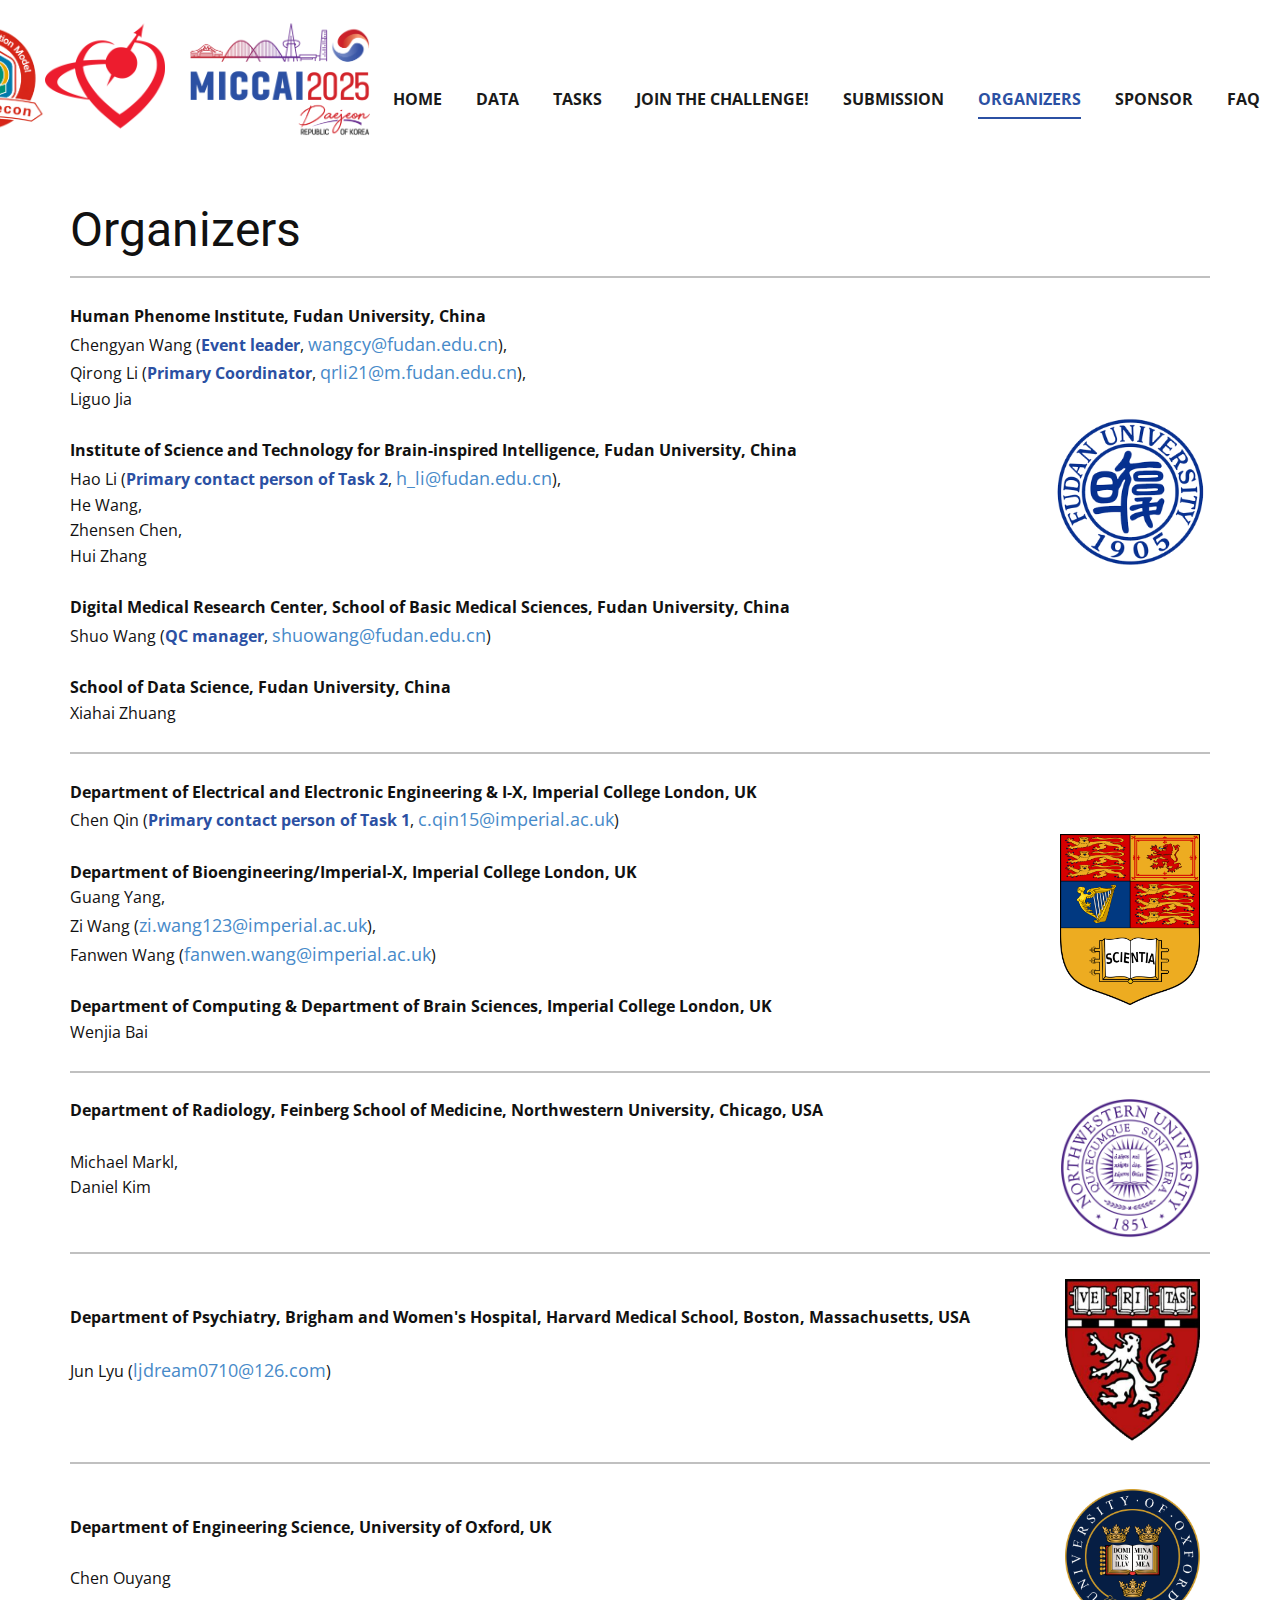
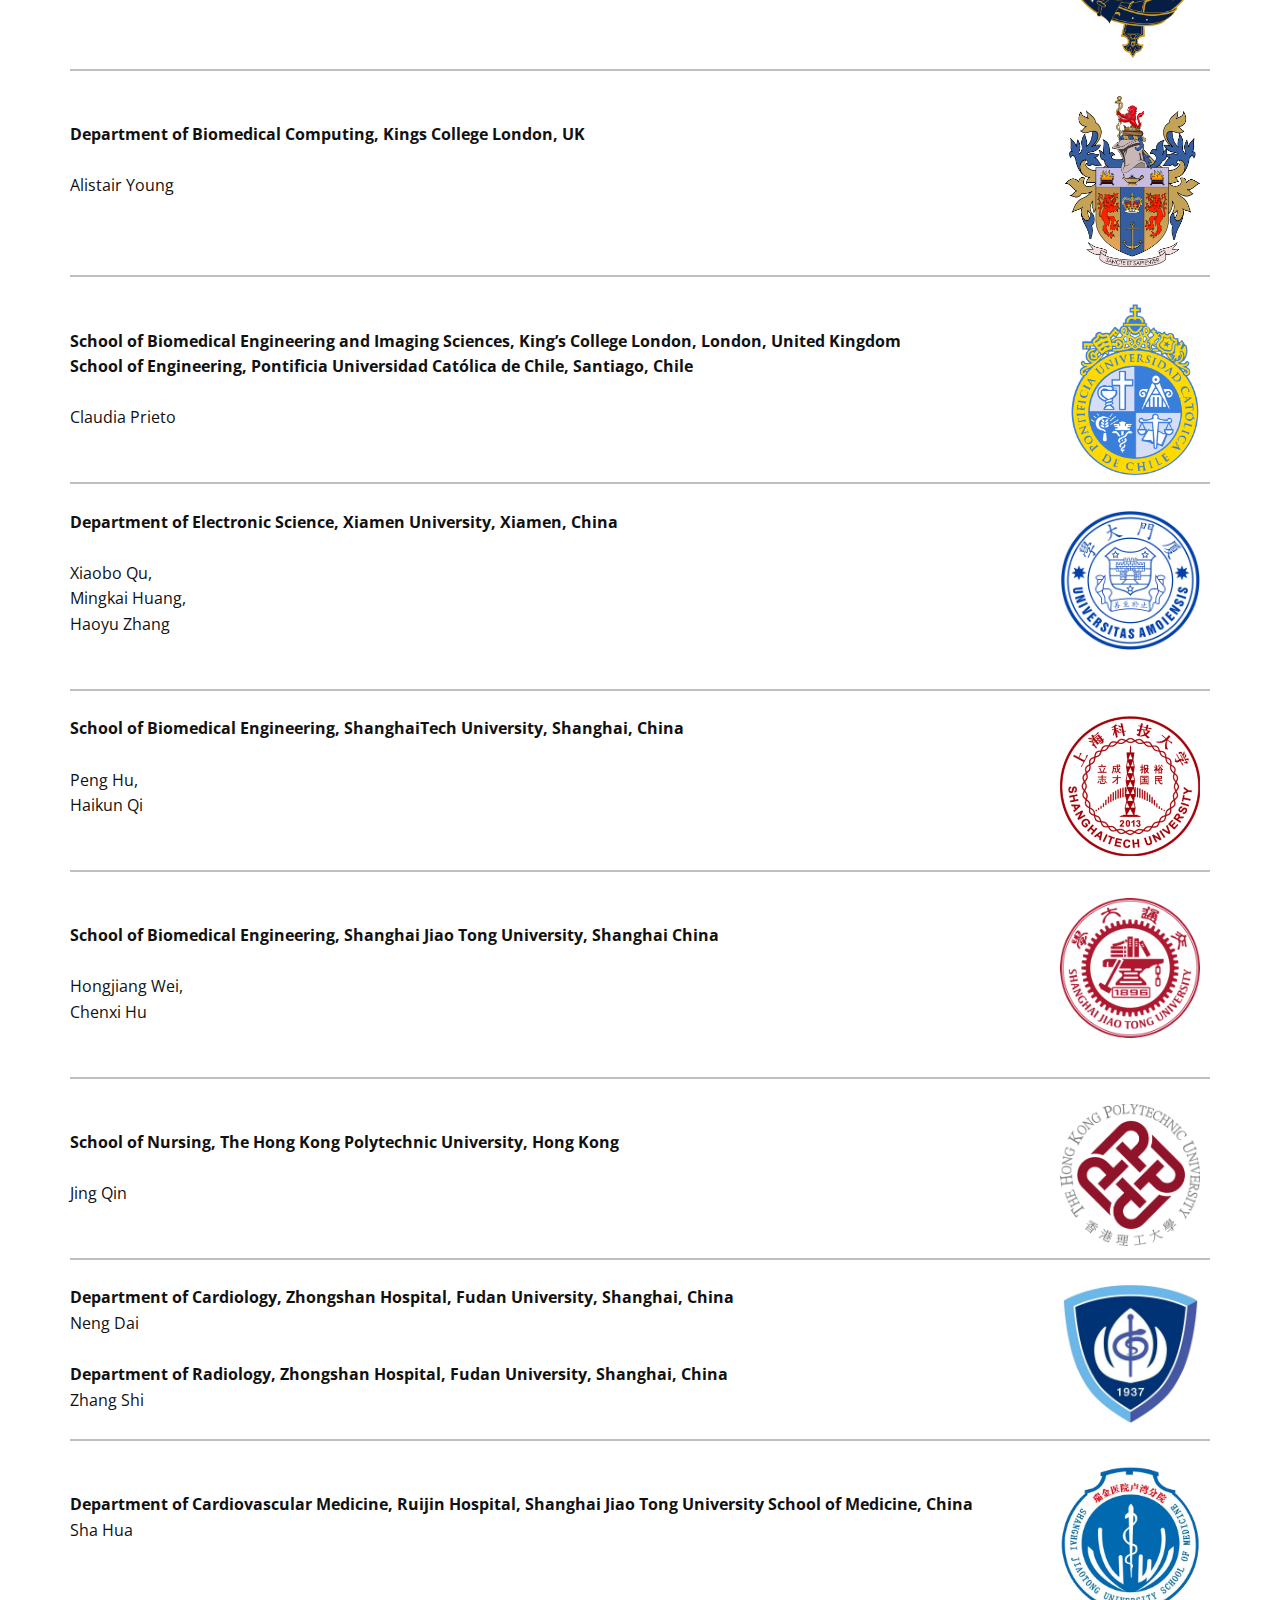
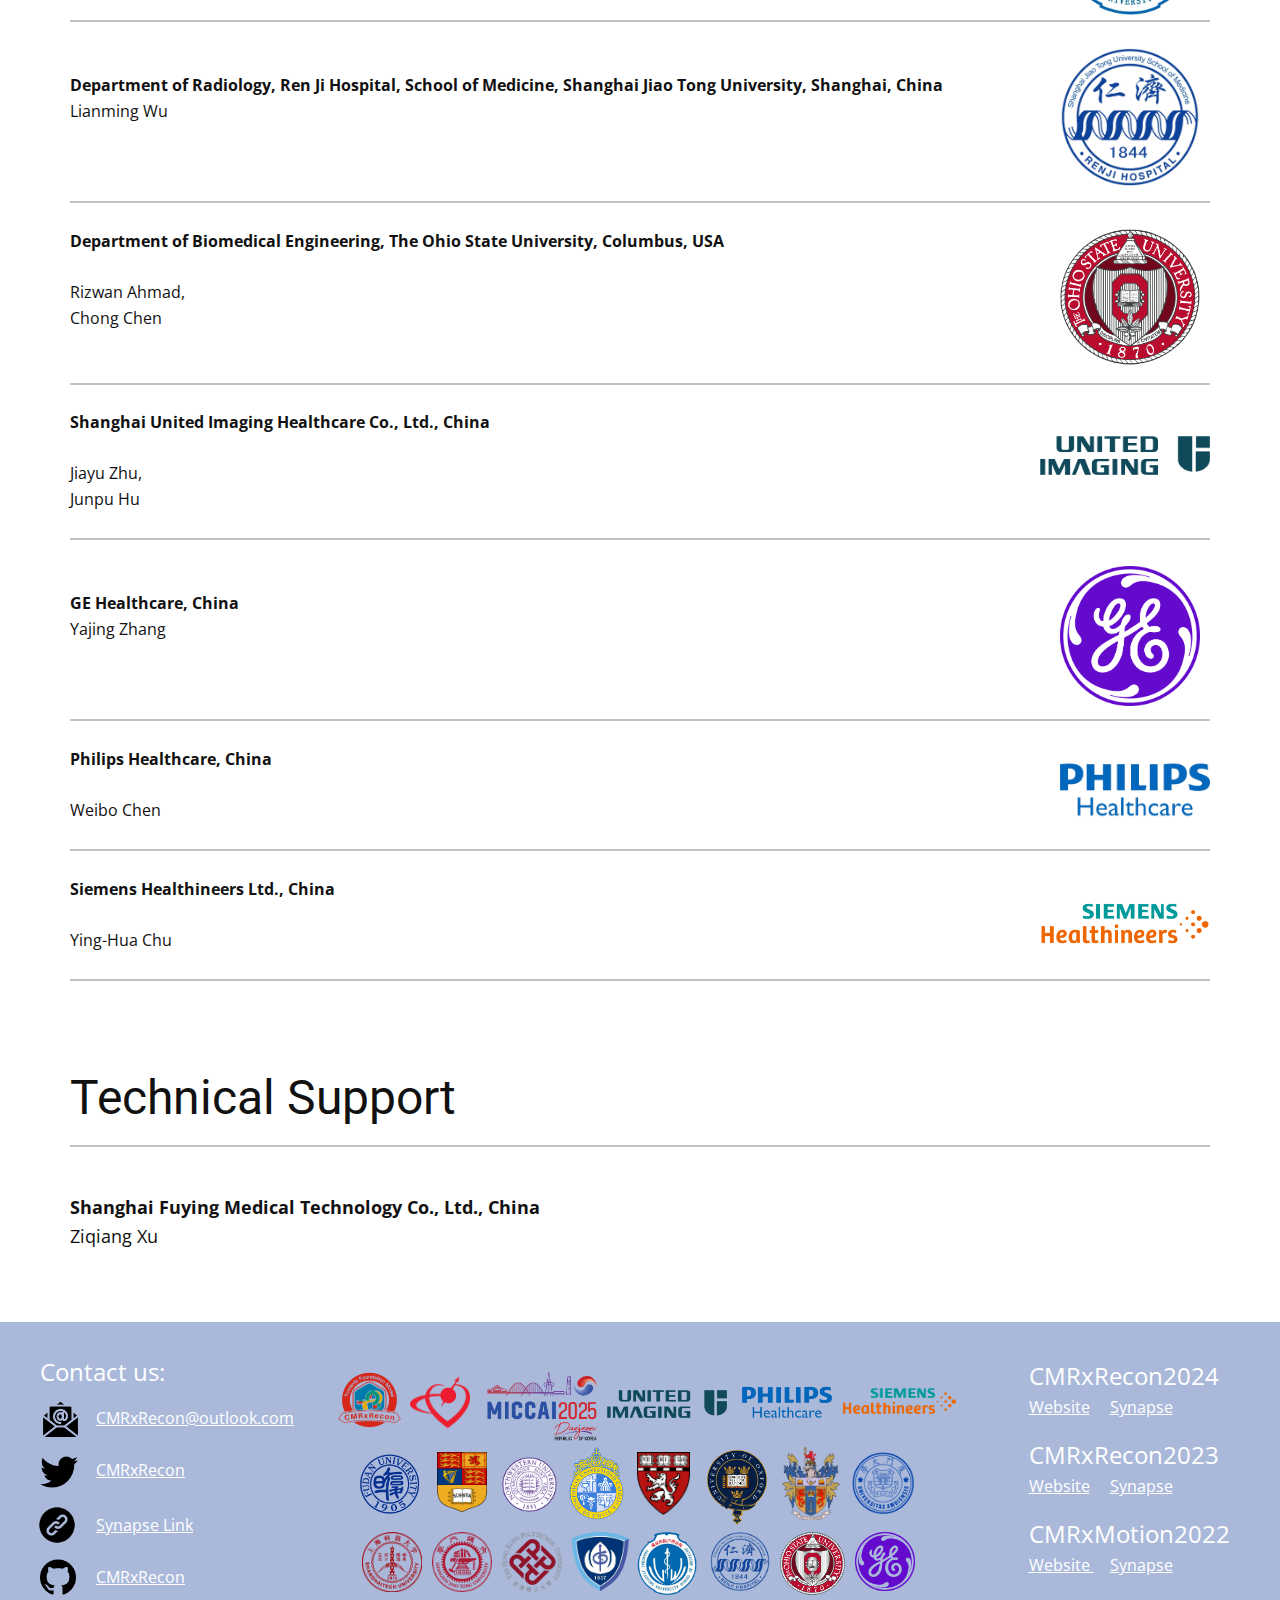
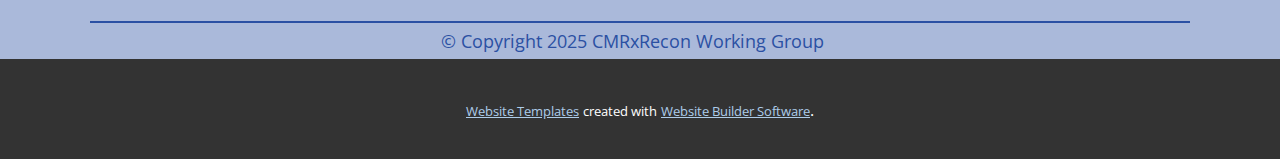
<file: 2025/Organizer.html>
<!DOCTYPE html>
<html style="font-size: 16px;" lang="en">

<head>
    <meta name="viewport" content="width=device-width, initial-scale=1.0">
    <meta charset="utf-8">
    <meta name="keywords" content="">
    <meta name="description" content="">
    <title>Organizers</title>
    <link rel="stylesheet" href="nicepage.css" media="screen">
    <link rel="stylesheet" href="Organizer.css" media="screen">
    <script class="u-script" type="text/javascript" src="jquery-1.9.1.min.js" defer=""></script>
    <script class="u-script" type="text/javascript" src="nicepage.js" defer=""></script>
    <meta name="generator" content="Nicepage 6.7.2, nicepage.com">
    <link id="u-theme-google-font" rel="stylesheet"
        href="https://fonts.googleapis.com/css?family=Roboto:100,100i,300,300i,400,400i,500,500i,700,700i,900,900i|Open+Sans:300,300i,400,400i,500,500i,600,600i,700,700i,800,800i">

    <meta name="viewport"
        content="width=device-width, initial-scale=1.0, minimum-scale=1.5, maximum-scale=2.0, user-scalable=yes" />

    <script type="application/ld+json">{
		"@context": "http://schema.org",
		"@type": "Organization",
		"name": "cmrxrecon2024",
		"logo": "images/miccai2025-logo.png"
}</script>
    <meta name="theme-color" content="#478ac9">
    <meta property="og:title" content="Organizer">
    <meta property="og:description" content="">
    <meta property="og:type" content="website">
    <meta data-intl-tel-input-cdn-path="intlTelInput/">
</head>

<body data-path-to-root="/" data-include-products="false" class="u-body u-xl-mode" data-lang="en">
    <header class="u-clearfix u-header u-sticky u-sticky-7dd4 u-white u-header" id="sec-7922">
        <div class="u-clearfix u-sheet u-valign-middle u-sheet-1">
            <a href="https://conferences.miccai.org/2024/en/default.asp" class="u-image u-logo u-image-1"
                data-image-width="768" data-image-height="333">
                <img src="images/miccai2025-logo.png" class="u-logo-image u-logo-image-1">
            </a>
            <img style="margin: -110px auto 0 -145px;" class="u-image u-image-contain u-image-default u-image-2"
                src="images/CMRxRecon-logo.png" alt="" data-image-width="2890" data-image-height="2514">
            <a href="https://scmr.org/" target="_blank">
                <img style="margin: -115px auto 0 -25px;" class="u-image u-image-contain u-image-default u-image-2"
                    src="images/SCMR-logo.png" alt="SCMR Logo" data-image-width="2890" data-image-height="2514">
            </a>
            <nav class="u-menu u-menu-dropdown u-offcanvas u-menu-1">
                <div class="menu-collapse"
                    style="font-size: 1rem; letter-spacing: 0px; font-weight: 700; text-transform: uppercase;">
                    <a class="u-button-style u-custom-active-border-color u-custom-active-color u-custom-border u-custom-border-color u-custom-borders u-custom-hover-border-color u-custom-hover-color u-custom-left-right-menu-spacing u-custom-padding-bottom u-custom-text-active-color u-custom-text-color u-custom-text-decoration u-custom-text-hover-color u-custom-top-bottom-menu-spacing u-nav-link u-text-active-palette-1-base u-text-hover-palette-2-base"
                        href="#">
                        <svg class="u-svg-link" viewBox="0 0 24 24">
                            <use xlink:href="#menu-hamburger"></use>
                        </svg>
                        <svg class="u-svg-content" version="1.1" id="menu-hamburger" viewBox="0 0 16 16" x="0px" y="0px"
                            xmlns:xlink="http://www.w3.org/1999/xlink" xmlns="http://www.w3.org/2000/svg">
                            <g>
                                <rect y="1" width="16" height="2"></rect>
                                <rect y="7" width="16" height="2"></rect>
                                <rect y="13" width="16" height="2"></rect>
                            </g>
                        </svg>
                    </a>
                </div>
                <div class="u-custom-menu u-nav-container">
                    <ul class="u-nav u-spacing-30 u-unstyled u-nav-1">
                        <li class="u-nav-item"><a
                                class="u-border-2 u-border-active-custom-color-2 u-border-hover-custom-color-2 u-border-no-left u-border-no-right u-border-no-top u-button-style u-nav-link u-text-active-custom-color-3 u-text-grey-90 u-text-hover-custom-color-3"
                                href="Home.html" style="padding: 10px 0px;">Home</a>
                        </li>
                        <li class="u-nav-item"><a
                                class="u-border-2 u-border-active-custom-color-2 u-border-hover-custom-color-2 u-border-no-left u-border-no-right u-border-no-top u-button-style u-nav-link u-text-active-custom-color-3 u-text-grey-90 u-text-hover-custom-color-3"
                                href="Data.html" style="padding: 10px 0px;">Data</a>
                        </li>
                        <li class="u-nav-item"><a
                                class="u-border-2 u-border-active-custom-color-2 u-border-hover-custom-color-2 u-border-no-left u-border-no-right u-border-no-top u-button-style u-nav-link u-text-active-custom-color-3 u-text-grey-90 u-text-hover-custom-color-3"
                                href="Tasks.html" style="padding: 10px 0px;">Tasks</a>
                        </li>
                        <li class="u-nav-item"><a
                                class="u-border-2 u-border-active-custom-color-2 u-border-hover-custom-color-2 u-border-no-left u-border-no-right u-border-no-top u-button-style u-nav-link u-text-active-custom-color-3 u-text-grey-90 u-text-hover-custom-color-3"
                                href="Join-the-Challenge.html" style="padding: 10px 0px;">Join the Challenge!</a>
                        </li>
                        <li class="u-nav-item"><a
                                class="u-border-2 u-border-active-custom-color-2 u-border-hover-custom-color-2 u-border-no-left u-border-no-right u-border-no-top u-button-style u-nav-link u-text-active-custom-color-3 u-text-grey-90 u-text-hover-custom-color-3"
                                href="Submission.html" style="padding: 10px 0px;">Submission</a>
                            <div class="u-nav-popup">
                                <ul class="u-h-spacing-20 u-nav u-unstyled u-v-spacing-10 u-nav-2">
                                    <li class="u-nav-item"><a
                                            class="u-button-style u-hover-custom-color-4 u-nav-link u-text-active-custom-color-2 u-text-hover-white u-white"
                                            href="Submission.html">Task Submission</a>
                                    </li>

                                    <li class="u-nav-item"><a
                                            class="u-button-style u-hover-custom-color-4 u-nav-link u-text-active-custom-color-2 u-text-hover-white u-white"
                                            href="STACOM.html">STACOM workshop paper</a>
                                    </li>
                                </ul>
                            </div>
                        </li>
                        <li class="u-nav-item"><a
                                class="u-border-2 u-border-active-custom-color-2 u-border-hover-custom-color-2 u-border-no-left u-border-no-right u-border-no-top u-button-style u-nav-link u-text-active-custom-color-3 u-text-grey-90 u-text-hover-custom-color-3"
                                href="Organizer.html" style="padding: 10px 0px;">Organizers</a>
                        </li>
                        <li class="u-nav-item"><a
                                class="u-border-2 u-border-active-custom-color-2 u-border-hover-custom-color-2 u-border-no-left u-border-no-right u-border-no-top u-button-style u-nav-link u-text-active-custom-color-3 u-text-grey-90 u-text-hover-custom-color-3"
                                href="Sponsor.html" style="padding: 10px 0px;">Sponsor</a>
                        </li>
                        <li class="u-nav-item"><a
                                class="u-border-2 u-border-active-custom-color-2 u-border-hover-custom-color-2 u-border-no-left u-border-no-right u-border-no-top u-button-style u-nav-link u-text-active-custom-color-3 u-text-grey-90 u-text-hover-custom-color-3"
                                href="FAQ.html" style="padding: 10px 0px;">FAQ</a>
                        </li>
                    </ul>
                </div>
                <div class="u-custom-menu u-nav-container-collapse">
                    <div class="u-black u-container-style u-inner-container-layout u-opacity u-opacity-95 u-sidenav">
                        <div class="u-inner-container-layout u-sidenav-overflow">
                            <div class="u-menu-close"></div>
                            <ul class="u-align-center u-nav u-popupmenu-items u-unstyled u-nav-3">
                                <li class="u-nav-item"><a class="u-button-style u-nav-link" href="Home.html">Home</a>
                                </li>
                                <li class="u-nav-item"><a class="u-button-style u-nav-link" href="Data.html">Data</a>
                                </li>
                                <li class="u-nav-item"><a class="u-button-style u-nav-link" href="Tasks.html">Tasks</a>
                                </li>
                                <li class="u-nav-item"><a class="u-button-style u-nav-link"
                                        href="Join-the-Challenge.html">Join the Challenge!</a>
                                </li>
                                <li class="u-nav-item"><a class="u-button-style u-nav-link"
                                        href="Submission.html">Submission</a>
                                    <div class="u-nav-popup">
                                        <ul class="u-h-spacing-20 u-nav u-unstyled u-v-spacing-10 u-nav-4">
                                            <li class="u-nav-item"><a
                                                    class="u-button-style u-hover-custom-color-4 u-nav-link u-text-active-custom-color-2 u-text-hover-white u-white"
                                                    href="Submission.html">Task Submission</a>
                                            </li>

                                            <li class="u-nav-item"><a
                                                    class="u-button-style u-hover-custom-color-4 u-nav-link u-text-active-custom-color-2 u-text-hover-white u-white"
                                                    href="STACOM.html">STACOM workshop paper</a>
                                            </li>
                                        </ul>
                                    </div>
                                </li>
                                <li class="u-nav-item"><a class="u-button-style u-nav-link"
                                        href="Organizer.html">Organizers</a>
                                </li>
                                <li class="u-nav-item"><a class="u-button-style u-nav-link"
                                        href="Sponsor.html">Sponsor</a>
                                </li>
                                <li class="u-nav-item"><a class="u-button-style u-nav-link" href="FAQ.html">FAQ</a>
                                </li>
                            </ul>
                        </div>
                    </div>
                    <div class="u-black u-menu-overlay u-opacity u-opacity-70"></div>
                </div>
            </nav>
        </div>
        <style class="u-sticky-style" data-style-id="7dd4">
            .u-sticky-fixed.u-sticky-7dd4,
            .u-body.u-sticky-fixed .u-sticky-7dd4 {
                box-shadow: 0px 0px 8px 0px rgba(128, 128, 128, 1) !important
            }
        </style>
    </header>
    <section class="u-align-center u-clearfix u-section-1" id="sec-501c">
        <div class="u-clearfix u-sheet u-sheet-1">
            <div class="u-container-style u-expanded-width u-group u-group-1">
                <div class="u-container-layout u-container-layout-1">
                    <br>
                    <h2 class="u-align-left u-text u-text-default u-text-1">Organizers</h2>

                    <div class="u-border-2 u-border-grey-25 u-line u-line-horizontal u-line-1"></div><br>
                    <span style="font-weight:bold;">Human Phenome Institute, Fudan University, China</span><br>
                    Chengyan Wang (<span style="font-weight: bold;color:#2b50a3;">Event leader</span>, <a
                        href="mailto:wangcy@fudan.edu.cn">wangcy@fudan.edu.cn</a>),<br>

                    Qirong Li (<span style="font-weight: bold;color:#2b50a3;">Primary Coordinator</span>, <a
                        href="mailto:qrli21@m.fudan.edu.cn">qrli21@m.fudan.edu.cn</a>),<br>

                    Liguo Jia <br>
                    <img src="images/fudan-logo.png" style="width:160px;height:auto;float:right;">

                    <br><span style="font-weight:bold;">Institute of Science and Technology for Brain-inspired
                        Intelligence, Fudan University, China</span><br>
                    Hao Li (<span style="font-weight: bold;color:#2b50a3;">Primary contact person of Task 2</span>,
                    <a href="mailto:h_li@fudan.edu.cn">h_li@fudan.edu.cn</a>),<br>
                    He Wang,<br>
                    Zhensen Chen,<br>
                    Hui Zhang<br>

                    <br><span style="font-weight:bold;">Digital Medical Research Center, School of Basic Medical
                        Sciences,
                        Fudan University, China</span><br>
                    Shuo Wang (<span style="font-weight: bold;color:#2b50a3;">QC manager</span>, <a
                        href="mailto:shuowang@fudan.edu.cn">shuowang@fudan.edu.cn</a>)<br>

                    <br><span style="font-weight:bold;">School of Data Science, Fudan University, China</span><br>
                    Xiahai Zhuang<br><br>
                    <div class="u-border-2 u-border-grey-25 u-line u-line-horizontal u-line-1"></div><br>
                    <span style="font-weight:bold;">Department of Electrical and Electronic Engineering & I-X, Imperial
                        College London, UK</span><br>
                    Chen Qin (<span style="font-weight: bold;color:#2b50a3;">Primary contact person of Task 1</span>, <a
                        href="mailto:c.qin15@imperial.ac.uk">c.qin15@imperial.ac.uk</a>)
                    <br>
                    <img src="images/Shield_of_Imperial_College_London.svg.png"
                        style="width:140px;height:auto;float:right;margin-right: 10px;">
                    <br>
                    <span style="font-weight:bold;">Department of Bioengineering/Imperial-X, Imperial College
                        London, UK</span>
                    <br>
                    Guang Yang,<br>
                    Zi Wang (<a href="mailto:zi.wang123@imperial.ac.uk">zi.wang123@imperial.ac.uk</a>),<br>
                    Fanwen Wang (<a href="mailto:fanwen.wang@imperial.ac.uk">fanwen.wang@imperial.ac.uk</a>)
                    <br><br>
                    <span style="font-weight:bold;">Department of Computing & Department of Brain Sciences, Imperial
                        College London, UK
                    </span><br>
                    Wenjia Bai<br>
                    <br>

                    <div class="u-border-2 u-border-grey-25 u-line u-line-horizontal u-line-1"></div><br>
                    <span style="font-weight:bold;">Department of Radiology, Feinberg School of Medicine, Northwestern
                        University, Chicago, USA</span><img src="images/Northwestern_University_seal.svg.png"
                        style="width:140px;height:auto;float:right;margin-right: 10px;">
                    <br><br>Michael Markl,<br>
                    Daniel Kim<br>
                    
                    <br><br>


                    <div class="u-border-2 u-border-grey-25 u-line u-line-horizontal u-line-1"></div><br>
                    <img src="images/R-C.png" style="width:135px;height:auto;float:right;margin-right: 10px;"><br>
                    <span style="font-weight:bold;">Department of Psychiatry, Brigham and Women's Hospital, Harvard
                        Medical School, Boston, Massachusetts, USA</span><br><br>

                    Jun Lyu (<a href="mailto:ljdream0710@126.com">ljdream0710@126.com</a>)<br><br>
                    <br><br>
                    <div class="u-border-2 u-border-grey-25 u-line u-line-horizontal u-line-1"></div><br>
                    <img src="images/1636px-Oxford-University-Circlet.svg.png"
                        style="width:135px;height:auto;float:right;margin-right: 10px;"><br>
                    <span style="font-weight:bold;">Department of Engineering Science, University of Oxford,
                        UK</span><br><br>
                    Chen Ouyang<br>
                    <br><br><br>
                    <div class="u-border-2 u-border-grey-25 u-line u-line-horizontal u-line-1"></div><br>
                    <img src="images/KCL-logo.png" style="width:135px;height:auto;float:right;margin-right: 10px;"><br>
                    <span style="font-weight:bold;">Department of Biomedical Computing, Kings College London,
                        UK</span><br><br>
                    Alistair Young<br>
                    <br>
                    
                    <br><br>

                        <div class="u-border-2 u-border-grey-25 u-line u-line-horizontal u-line-1"></div><br>
                        <img src="images/Escudo_de_la_Pontificia_Universidad_Católica_de_Chile.svg.png"
                            style="width:130px;height:auto;float:right;margin-right: 10px;">
                        <br><span style="font-weight:bold;">School of Biomedical Engineering and Imaging Sciences, King’s
                            College London, London, United Kingdom</span><br><span style="font-weight:bold;">School of
                            Engineering, Pontificia Universidad Católica de
                            Chile,
                            Santiago, Chile</span><br><br>
                        Claudia Prieto<br>
                    <br><br>

                    <div class="u-border-2 u-border-grey-25 u-line u-line-horizontal u-line-1"></div>
                    <br>
                    <img src="images/1200px-Xiamen_University_logo.svg.png"
                        style="width:140px;height:auto;float:right;margin-right: 10px;">

                    <span style="font-weight:bold;">Department of Electronic Science, Xiamen University, Xiamen,
                        China</span><br><br>
                    Xiaobo Qu,<br>
                    Mingkai Huang,<br>
                    Haoyu Zhang<br>

                    <br><br>

                    <div class="u-border-2 u-border-grey-25 u-line u-line-horizontal u-line-1"></div><br>

                    <span style="font-weight:bold;">School of Biomedical Engineering, ShanghaiTech University, Shanghai,
                        China</span><img src="images/Logo_of_ShanghaiTech_University.png"
                        style="width:140px;height:auto;float:right;margin-right: 10px;">
                    <br><br>Peng Hu,<br>
                    Haikun Qi<br>
                    <br><br>


                    <div class="u-border-2 u-border-grey-25 u-line u-line-horizontal u-line-1"></div><br>
                    <img src="images/Sjtu-logo.png" style="width:140px;height:auto;float:right;margin-right: 10px;">
                    <br><span style="font-weight:bold;">School of Biomedical Engineering, Shanghai Jiao Tong University,
                        Shanghai China</span><br><br>
                        Hongjiang Wei,<br>
                        Chenxi Hu<br>
                    <br><br>

                    <div class="u-border-2 u-border-grey-25 u-line u-line-horizontal u-line-1"></div><br>
                    <img src="images/hong-kong-polytechnic-university-logo-00FF467BCA-seeklogo.com.png"
                        style="width:140px;height:auto;float:right;margin-right: 10px;">
                    <br><span style="font-weight:bold;">School of Nursing, The Hong Kong Polytechnic University, Hong
                        Kong</span><br><br>
                    Jing Qin<br>
                    <br><br>

                    <div class="u-border-2 u-border-grey-25 u-line u-line-horizontal u-line-1"></div><br>
                    
                    <span style="font-weight:bold;">Department of Cardiology, Zhongshan Hospital, Fudan University, Shanghai, China</span>
                    <img src="images/fdzs.png" style="width:140px;height:auto;float:right;margin-right: 10px;"><br>
                    Neng Dai<br>
                    <br><span style="font-weight:bold;">Department of Radiology, Zhongshan Hospital, Fudan University,
                        Shanghai, China</span><br>
                    Zhang Shi
                    <br><br>


                    <div class="u-border-2 u-border-grey-25 u-line u-line-horizontal u-line-1"></div><br>
                    <img src="images/Ruijin_Hospital_Shanghai_Jiaotong_University_School_Of_Medicine_logo.png"
                        style="width:140px;height:auto;float:right;margin-right: 10px;">
                    <br><span style="font-weight:bold;">Department of Cardiovascular Medicine, Ruijin Hospital, Shanghai
                        Jiao Tong University School of Medicine, China</span><br>
                    Sha Hua<br>
                    <br><br><br>


                    <div class="u-border-2 u-border-grey-25 u-line u-line-horizontal u-line-1"></div><br>
                    <img src="images/Renji_hospital_logo.png"
                        style="width:140px;height:auto;float:right;margin-right: 10px;">
                    <br><span style="font-weight:bold;">Department of Radiology, Ren Ji Hospital, School of Medicine,
                        Shanghai Jiao Tong University, Shanghai, China</span><br>
                    Lianming Wu<br>
                    <br>
                    
                    <br><br>

                    <div class="u-border-2 u-border-grey-25 u-line u-line-horizontal u-line-1"></div><br>

                    <span style="font-weight:bold;">Department of Biomedical Engineering, The Ohio State University, Columbus, USA</span><img src="images/Ohio_State_University_seal.png"
                        style="width:140px;height:auto;float:right;margin-right: 10px;">
                    <br><br>Rizwan Ahmad,<br>
                    Chong Chen<br>
                    <br><br>

                    <div class="u-border-2 u-border-grey-25 u-line u-line-horizontal u-line-1"></div><br>

                    <span style="font-weight:bold;">Shanghai United Imaging Healthcare Co., Ltd., China</span><br><img src="images/UnitedImaging-logo.png"
                        style="width:170px;height:auto;float:right;">
                    <br>Jiayu Zhu,<br>
                    Junpu Hu<br>
                    <br>

                    <div class="u-border-2 u-border-grey-25 u-line u-line-horizontal u-line-1"></div><br>
                    <img src="images/GEHC-120f4dff.png" style="width:140px;height:auto;float:right;margin-right: 10px;">
                    <br><span style="font-weight:bold;">GE Healthcare, China</span><br>
                    Yajing Zhang<br>
                    <br><br><br>

                    <div class="u-border-2 u-border-grey-25 u-line u-line-horizontal u-line-1"></div><br>

                    <span style="font-weight:bold;">Philips Healthcare, China</span>
                    <img src="images/philips-healthcare.png" style="width:150px;height:auto;float:right;"><br>
                    <br>Weibo Chen<br>
                    <br>

                    <div class="u-border-2 u-border-grey-25 u-line u-line-horizontal u-line-1"></div><br>

                    <span style="font-weight:bold;">Siemens Healthineers Ltd., China</span><br><img
                        src="images/Siemens_Healthineers_logo.svg.png" style="width:170px;height:auto;float:right;">
                    <br>Ying-Hua Chu<br>
                    <br>
                    <div class="u-border-2 u-border-grey-25 u-line u-line-horizontal u-line-1"></div><br>
                    </p>
                    <br>
                    <h2 class="u-align-left u-text u-text-default u-text-1">Technical Support</h2>
                    <div class="u-border-2 u-border-grey-25 u-line u-line-horizontal u-line-1"></div><br>
                    <p class="u-text u-text-2">
                        <span style="font-weight:bold;">Shanghai Fuying Medical Technology Co., Ltd., China</span><br>
                        Ziqiang Xu<br>
                    </p>
                    <br><br>
                </div>
            </div>
        </div>
    </section>



    <footer class="u-clearfix u-custom-color-2 u-footer" id="sec-0201">
        <div class="u-clearfix u-sheet u-sheet-1">
            <div class="data-layout-selected u-clearfix u-expanded-width u-gutter-30 u-layout-wrap u-layout-wrap-1">
                <div class="u-gutter-0 u-layout">
                    <div class="u-layout-row">
                        <div class="u-align-left u-container-style u-layout-cell u-left-cell u-size-17 u-layout-cell-1">
                            <div class="u-container-layout u-container-layout-1" style="margin: 0 0 0 -60px;">
                                <p class="u-large-text u-text u-text-variant u-text-1"> Contact us:<br>
                                </p><span class="u-file-icon u-icon u-text-custom-color-3 u-icon-1"><img
                                        src="images/2669570.png" alt=""></span>
                                <p class="u-text u-text-2">
                                    <a class="u-active-none u-border-hover-grey-75 u-border-none u-btn u-button-link u-button-style u-hover-none u-none u-text-body-alt-color u-btn-1"
                                        data-href="mailto:CMRxRecon@outlook.com">CMRxRecon@outlook.com<br>
                                    </a>
                                </p><span class="u-file-icon u-icon u-text-custom-color-3 u-icon-2"><img
                                        src="images/733635.png" alt=""></span>
                                <p class="u-text u-text-3">
                                    <a class="u-active-none u-border-hover-grey-75 u-border-none u-btn u-button-link u-button-style u-hover-none u-none u-text-body-alt-color u-btn-2"
                                        href="https://twitter.com/CMRxRecon" target="_blank">CMRxRecon<br>
                                    </a>
                                </p>
                                <a class="u-active-none u-border-hover-grey-75 u-border-none u-btn u-button-link u-button-style u-hover-none u-none u-text-body-alt-color u-btn-3"
                                    href="https://www.synapse.org/#!Synapse:syn59814210/wiki/628454/"
                                    target="_blank">Synapse
                                    Link</a><span class="u-file-icon u-icon u-text-custom-color-3 u-icon-3"><img
                                        src="images/10276957.png" alt=""></span>
                                <a class="u-active-none u-border-hover-grey-75 u-border-none u-btn u-button-link u-button-style u-hover-none u-none u-text-body-alt-color u-btn-4"
                                    href="https://github.com/CmrxRecon/" target="_blank">CMRxRecon </a><span
                                    class="u-file-icon u-icon u-text-custom-color-3 u-icon-4"><img
                                        src="images/25231.png" alt=""></span>
                            </div>
                        </div>
                        <div class="u-container-style u-layout-cell u-size-26 u-layout-cell-2">
                            <div class="u-container-layout u-container-layout-2">
    
                                <img style="position:absolute;margin:50px auto 0 -65px;width: 65px;height: auto;"
                                    src="images/CMRxRecon-logo.png">
                                <img style="position:absolute;margin:50px auto 0 8px;width: 60px;height: auto;"
                                    src="images/SCMR-logo.png">
                                <img style="position:absolute;margin:50px auto 0 85px;width: 110px;height: auto;"
                                    src="images/miccai2025-logo.png">
                                <img style="position:absolute;margin:68px auto 0 205px;width: 120px;height: auto;"
                                    src="images/UnitedImaging-logo.png">
                                <img style="position:absolute;margin:55px auto 0 340px;width: 90px;height: auto;"
                                    src="images/philips-healthcare.png">
                                <img style="position:absolute;margin:65px auto 0 440px;width: 115px;height: auto;"
                                    src="images/Siemens_Healthineers_logo.svg.png">
                                
                                
                                <img style="position:absolute;margin:130px auto 0 -45px;width: 65px;height: auto;"
                                    src="images/fudan-logo.png">
                                <img style="position:absolute;margin:130px auto 0 35px;width: 50px;height: auto;"
                                    src="images/Shield_of_Imperial_College_London.svg.png">
                                <img style="position:absolute;margin:135px auto 0 100px;width: 55px;height: auto;"
                                    src="images/Northwestern_University_seal.svg.png">
                                <img style="position:absolute;margin:125px auto 0 167px;width: 55px;height: auto;"
                                    src="images/Escudo_de_la_Pontificia_Universidad_Católica_de_Chile.svg.png">
                                <img style="position:absolute;margin:130px auto 0 235px;width: 53px;height: auto;"
                                    src="images/R-C.png">
                                <img style="position:absolute;margin:128px auto 0 305px;width: 60px;height: auto;"
                                    src="images/1636px-Oxford-University-Circlet.svg.png">
                                <img style="position:absolute;margin:125px auto 0 380px;width: 58px;height: auto;"
                                    src="images/KCL-logo.png">
                                <img style="position:absolute;margin:130px auto 0 450px;width: 62px;height: auto;"
                                    src="images/1200px-Xiamen_University_logo.svg.png">
    
                                <img style="position:absolute;margin:210px auto 0 -40px;width: 60px;height: auto;"
                                    src="images/Logo_of_ShanghaiTech_University.png">
                                <img style="position:absolute;margin:210px auto 0 30px;width: 60px;height: auto;"
                                    src="images/Sjtu-logo.png">
                                <img style="position:absolute;margin:210px auto 0 100px;width: 60px;height: auto;"
                                    src="images/hong-kong-polytechnic-university-logo-00FF467BCA-seeklogo.com.png">
                                <img style="position:absolute;margin:210px auto 0 168px;width: 60px;height: auto;"
                                    src="images/fdzs.png">
                                <img style="position:absolute;margin:210px auto 0 235px;width: 60px;height: auto;"
                                    src="images/Ruijin_Hospital_Shanghai_Jiaotong_University_School_Of_Medicine_logo.png">
                                <img style="position:absolute;margin:210px auto 0 308px;width: 60px;height: auto;"
                                    src="images/Renji_hospital_logo.png">
                                    <img style="position:absolute;margin:210px auto 0 378px;width: 65px;height: auto;"
                                    src="images/Ohio_State_University_seal.png">
                                <img style="position:absolute;margin:210px auto 0 453px;width: 60px;height: auto;"
                                    src="images/GEHC-120f4dff.png">
    
                                
    
    
                                <br><br><br><br><br><br><br>
    
                            </div>
                        </div>
                        <div
                            class="u-align-left u-container-style u-layout-cell u-right-cell u-size-17 u-layout-cell-3">
                            <div class="u-container-layout u-container-layout-3" style="white-space: nowrap;">
                                <p class="u-large-text u-text u-text-variant u-text-5">CMRxRecon2024<br>
                                </p>
                                <p class="u-text u-text-variant">
                                    &nbsp;&nbsp;&nbsp;&nbsp;
                                    <a style="text-decoration: underline; color: white;"
                                        href="https://cmrxrecon.github.io/2024" target="_blank">Website</a>
                                    &nbsp;&nbsp;&nbsp;
                                    <a style="text-decoration: underline; color: white;"
                                        href="https://www.synapse.org/#!Synapse:syn54951257/wiki/"
                                        target="_blank">Synapse</a>
                                </p>
                                <p class="u-large-text u-text u-text-variant u-text-5">CMRxRecon2023<br>
                                </p>
                                <p class="u-text u-text-variant">
                                    &nbsp;&nbsp;&nbsp;&nbsp;
                                    <a style="text-decoration: underline; color: white;"
                                        href="https://cmrxrecon.github.io" target="_blank">Website</a>
                                    &nbsp;&nbsp;&nbsp;
                                    <a style="text-decoration: underline; color: white;"
                                        href="https://www.synapse.org/#!Synapse:syn51471091/wiki/622170"
                                        target="_blank">Synapse</a>
                                </p>
                                <p class="u-large-text u-text u-text-variant u-text-5">CMRxMotion2022<br>
                                </p>
                                <p class="u-text u-text-variant">
                                    &nbsp;&nbsp;&nbsp;&nbsp;
                                    <a style="text-decoration: underline; color: white;"
                                        href="http://cmr.miccai.cloud/">Website
                                    </a>
                                    &nbsp;&nbsp;&nbsp;
                                    <a style="text-decoration: underline; color: white;"
                                        href="https://www.synapse.org/#!Synapse:syn28503327/wiki/617822"
                                        target="_blank">Synapse</a>
                                </p>
    
                            </div>
                        </div>
                    </div>
                </div>
            </div>
            <div class="u-border-2 u-border-custom-color-3 u-line u-line-horizontal u-line-1"></div>
            <p class="u-text u-text-custom-color-3 u-text-7"> © Copyright 2025 CMRxRecon Working Group<br>
            </p>
        </div>
    </footer>
    <section class="u-backlink u-clearfix u-grey-80">
        <a class="u-link" href="https://nicepage.com/website-templates" target="_blank">
            <span>Website Templates</span>
        </a>
        <p class="u-text">
            <span>created with</span>
        </p>
        <a class="u-link" href="" target="_blank">
            <span>Website Builder Software</span>
        </a>.
    </section>

</body>

</html>
</file>
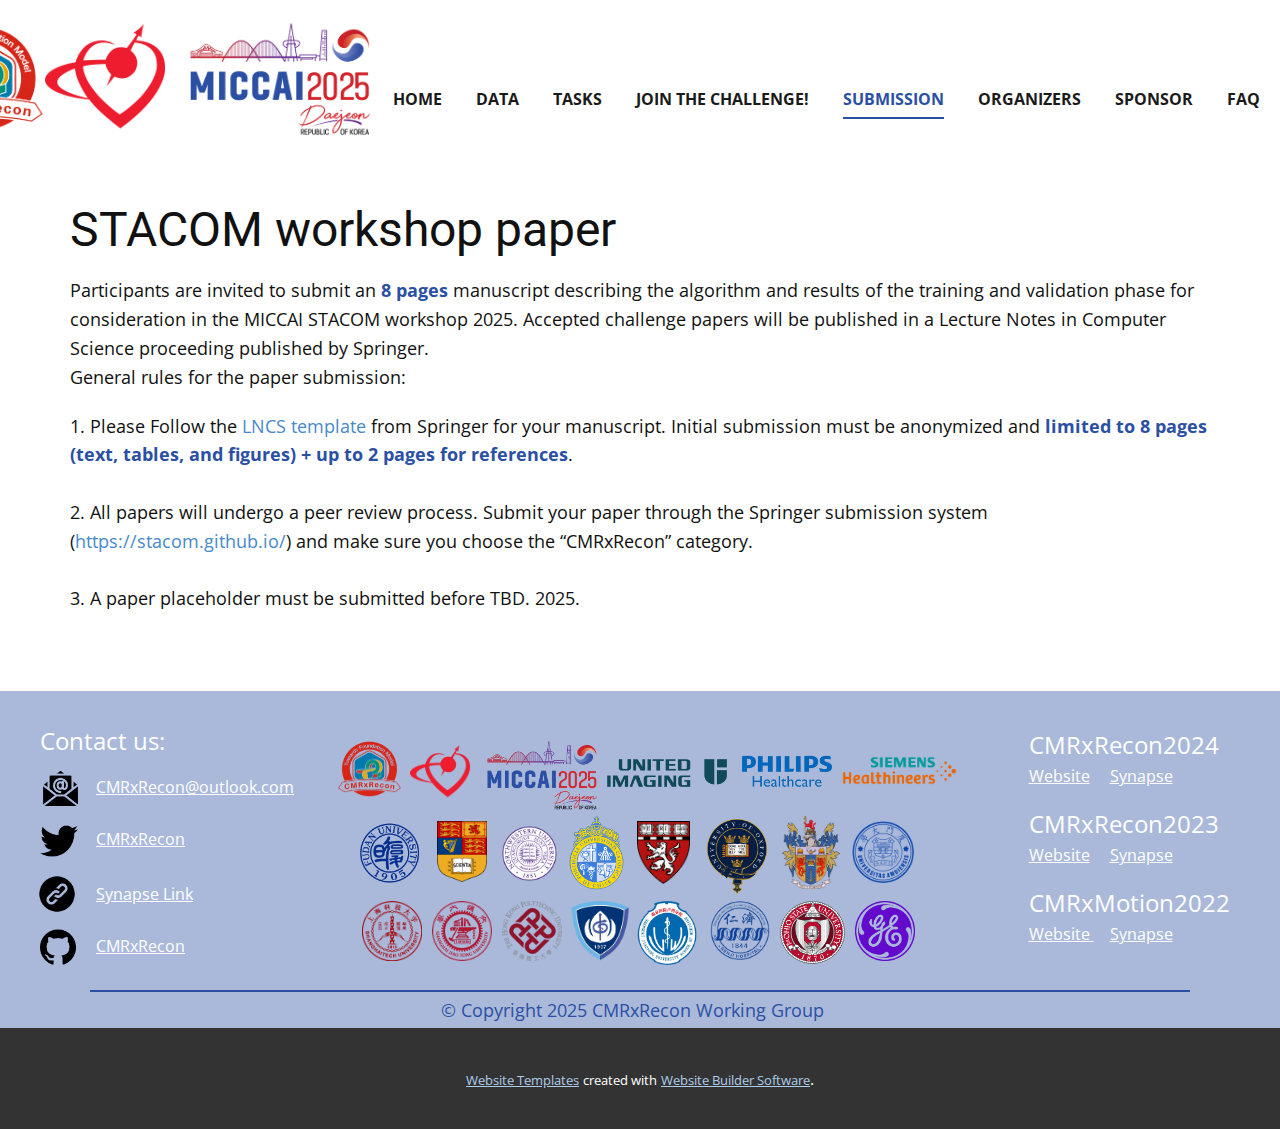
<file: 2025/STACOM.html>
<!DOCTYPE html>
<html style="font-size: 16px;" lang="en">

<head>
    <meta name="viewport" content="width=device-width, initial-scale=1.0">
    <meta charset="utf-8">
    <meta name="keywords" content="">
    <meta name="description" content="">
    <title>STACOM</title>
    <link rel="stylesheet" href="nicepage.css" media="screen">
    <link rel="stylesheet" href="STACOM.css" media="screen">
    <script class="u-script" type="text/javascript" src="jquery-1.9.1.min.js" defer=""></script>
    <script class="u-script" type="text/javascript" src="nicepage.js" defer=""></script>
    <meta name="generator" content="Nicepage 6.7.2, nicepage.com">
    <link id="u-theme-google-font" rel="stylesheet"
        href="https://fonts.googleapis.com/css?family=Roboto:100,100i,300,300i,400,400i,500,500i,700,700i,900,900i|Open+Sans:300,300i,400,400i,500,500i,600,600i,700,700i,800,800i">


    <meta name="viewport"
        content="width=device-width, initial-scale=1.0, minimum-scale=1.5, maximum-scale=2.0, user-scalable=yes" />
    <script type="application/ld+json">{
		"@context": "http://schema.org",
		"@type": "Organization",
		"name": "cmrxrecon2024",
		"logo": "images/miccai2025-logo.png"
}</script>
    <meta name="theme-color" content="#478ac9">
    <meta property="og:title" content="STACOM">
    <meta property="og:description" content="">
    <meta property="og:type" content="website">
    <meta data-intl-tel-input-cdn-path="intlTelInput/">
</head>

<body data-path-to-root="/" data-include-products="false" class="u-body u-xl-mode" data-lang="en">
    <header class="u-clearfix u-header u-sticky u-sticky-7dd4 u-white u-header" id="sec-7922">
        <div class="u-clearfix u-sheet u-valign-middle u-sheet-1">
            <a href="https://conferences.miccai.org/2024/en/default.asp" class="u-image u-logo u-image-1"
                data-image-width="768" data-image-height="333">
                <img src="images/miccai2025-logo.png" class="u-logo-image u-logo-image-1">
            </a>
            <img style="margin: -110px auto 0 -145px;" class="u-image u-image-contain u-image-default u-image-2"
                src="images/CMRxRecon-logo.png" alt="" data-image-width="2890" data-image-height="2514">
                <a href="https://scmr.org/" target="_blank">
                  <img style="margin: -115px auto 0 -25px;" class="u-image u-image-contain u-image-default u-image-2"
                    src="images/SCMR-logo.png" alt="SCMR Logo" data-image-width="2890" data-image-height="2514">
                </a>
            <nav class="u-menu u-menu-dropdown u-offcanvas u-menu-1">
                <div class="menu-collapse"
                    style="font-size: 1rem; letter-spacing: 0px; font-weight: 700; text-transform: uppercase;">
                    <a class="u-button-style u-custom-active-border-color u-custom-active-color u-custom-border u-custom-border-color u-custom-borders u-custom-hover-border-color u-custom-hover-color u-custom-left-right-menu-spacing u-custom-padding-bottom u-custom-text-active-color u-custom-text-color u-custom-text-decoration u-custom-text-hover-color u-custom-top-bottom-menu-spacing u-nav-link u-text-active-palette-1-base u-text-hover-palette-2-base"
                        href="#">
                        <svg class="u-svg-link" viewBox="0 0 24 24">
                            <use xlink:href="#menu-hamburger"></use>
                        </svg>
                        <svg class="u-svg-content" version="1.1" id="menu-hamburger" viewBox="0 0 16 16" x="0px" y="0px"
                            xmlns:xlink="http://www.w3.org/1999/xlink" xmlns="http://www.w3.org/2000/svg">
                            <g>
                                <rect y="1" width="16" height="2"></rect>
                                <rect y="7" width="16" height="2"></rect>
                                <rect y="13" width="16" height="2"></rect>
                            </g>
                        </svg>
                    </a>
                </div>
                <div class="u-custom-menu u-nav-container">
                    <ul class="u-nav u-spacing-30 u-unstyled u-nav-1">
                        <li class="u-nav-item"><a
                                class="u-border-2 u-border-active-custom-color-2 u-border-hover-custom-color-2 u-border-no-left u-border-no-right u-border-no-top u-button-style u-nav-link u-text-active-custom-color-3 u-text-grey-90 u-text-hover-custom-color-3"
                                href="Home.html" style="padding: 10px 0px;">Home</a>
                        </li>
                        <li class="u-nav-item"><a
                                class="u-border-2 u-border-active-custom-color-2 u-border-hover-custom-color-2 u-border-no-left u-border-no-right u-border-no-top u-button-style u-nav-link u-text-active-custom-color-3 u-text-grey-90 u-text-hover-custom-color-3"
                                href="Data.html" style="padding: 10px 0px;">Data</a>
                        </li>
                        <li class="u-nav-item"><a
                                class="u-border-2 u-border-active-custom-color-2 u-border-hover-custom-color-2 u-border-no-left u-border-no-right u-border-no-top u-button-style u-nav-link u-text-active-custom-color-3 u-text-grey-90 u-text-hover-custom-color-3"
                                href="Tasks.html" style="padding: 10px 0px;">Tasks</a>
                        </li>
                        <li class="u-nav-item"><a
                                class="u-border-2 u-border-active-custom-color-2 u-border-hover-custom-color-2 u-border-no-left u-border-no-right u-border-no-top u-button-style u-nav-link u-text-active-custom-color-3 u-text-grey-90 u-text-hover-custom-color-3"
                                href="Join-the-Challenge.html" style="padding: 10px 0px;">Join the Challenge!</a>
                        </li>
                        <li class="u-nav-item"><a
                                class="u-border-2 u-border-active-custom-color-2 u-border-hover-custom-color-2 u-border-no-left u-border-no-right u-border-no-top u-button-style u-nav-link u-text-active-custom-color-3 u-text-grey-90 u-text-hover-custom-color-3"
                                href="Submission.html" style="padding: 10px 0px;">Submission</a>
                            <div class="u-nav-popup">
                                <ul class="u-h-spacing-20 u-nav u-unstyled u-v-spacing-10 u-nav-2">
                                    <li class="u-nav-item"><a
                                            class="u-button-style u-hover-custom-color-4 u-nav-link u-text-active-custom-color-2 u-text-hover-white u-white"
                                            href="Submission.html">Task Submission</a>
                                    </li>

                                    <li class="u-nav-item"><a
                                            class="u-button-style u-hover-custom-color-4 u-nav-link u-text-active-custom-color-2 u-text-hover-white u-white"
                                            href="STACOM.html">STACOM workshop paper</a>
                                    </li>
                                </ul>
                            </div>
                        </li>
                        <li class="u-nav-item"><a
                                class="u-border-2 u-border-active-custom-color-2 u-border-hover-custom-color-2 u-border-no-left u-border-no-right u-border-no-top u-button-style u-nav-link u-text-active-custom-color-3 u-text-grey-90 u-text-hover-custom-color-3"
                                href="Organizer.html" style="padding: 10px 0px;">Organizers</a>
                        </li>
                        <li class="u-nav-item"><a
                                class="u-border-2 u-border-active-custom-color-2 u-border-hover-custom-color-2 u-border-no-left u-border-no-right u-border-no-top u-button-style u-nav-link u-text-active-custom-color-3 u-text-grey-90 u-text-hover-custom-color-3"
                                href="Sponsor.html" style="padding: 10px 0px;">Sponsor</a>
                        </li>
                        <li class="u-nav-item"><a
                                class="u-border-2 u-border-active-custom-color-2 u-border-hover-custom-color-2 u-border-no-left u-border-no-right u-border-no-top u-button-style u-nav-link u-text-active-custom-color-3 u-text-grey-90 u-text-hover-custom-color-3"
                                href="FAQ.html" style="padding: 10px 0px;">FAQ</a>
                        </li>
                    </ul>
                </div>
                <div class="u-custom-menu u-nav-container-collapse">
                    <div class="u-black u-container-style u-inner-container-layout u-opacity u-opacity-95 u-sidenav">
                        <div class="u-inner-container-layout u-sidenav-overflow">
                            <div class="u-menu-close"></div>
                            <ul class="u-align-center u-nav u-popupmenu-items u-unstyled u-nav-3">
                                <li class="u-nav-item"><a class="u-button-style u-nav-link" href="Home.html">Home</a>
                                </li>
                                <li class="u-nav-item"><a class="u-button-style u-nav-link" href="Data.html">Data</a>
                                </li>
                                <li class="u-nav-item"><a class="u-button-style u-nav-link" href="Tasks.html">Tasks</a>
                                </li>
                                <li class="u-nav-item"><a class="u-button-style u-nav-link"
                                        href="Join-the-Challenge.html">Join the Challenge!</a>
                                </li>
                                <li class="u-nav-item"><a class="u-button-style u-nav-link"
                                        href="Submission.html">Submission</a>
                                    <div class="u-nav-popup">
                                        <ul class="u-h-spacing-20 u-nav u-unstyled u-v-spacing-10 u-nav-4">
                                            <li class="u-nav-item"><a
                                                    class="u-button-style u-hover-custom-color-4 u-nav-link u-text-active-custom-color-2 u-text-hover-white u-white"
                                                    href="Submission.html">Task Submission</a>
                                            </li>
                                            <li class="u-nav-item"><a
                                                    class="u-button-style u-hover-custom-color-4 u-nav-link u-text-active-custom-color-2 u-text-hover-white u-white"
                                                    href="STACOM.html">STACOM workshop paper</a>
                                            </li>
                                        </ul>
                                    </div>
                                </li>
                                <li class="u-nav-item"><a class="u-button-style u-nav-link"
                                        href="Organizer.html">Organizers</a>
                                </li>
                                <li class="u-nav-item"><a class="u-button-style u-nav-link"
                                        href="Sponsor.html">Sponsor</a>
                                </li>
                                <li class="u-nav-item"><a class="u-button-style u-nav-link" href="FAQ.html">FAQ</a>
                                </li>
                            </ul>
                        </div>
                    </div>
                    <div class="u-black u-menu-overlay u-opacity u-opacity-70"></div>
                </div>
            </nav>
        </div>
        <style class="u-sticky-style" data-style-id="7dd4">
            .u-sticky-fixed.u-sticky-7dd4,
            .u-body.u-sticky-fixed .u-sticky-7dd4 {
                box-shadow: 0px 0px 8px 0px rgba(128, 128, 128, 1) !important
            }
        </style>
    </header>
    <section class="u-align-center u-clearfix u-section-1" id="sec-501c">
        <div class="u-clearfix u-sheet u-sheet-1">
            <div class="u-container-style u-expanded-width u-group u-group-1">
                <div class="u-container-layout u-container-layout-1">
                    <br>
                    <h2 class="u-align-left u-text u-text-default u-text-1">STACOM workshop paper</h2>
                    <p class="u-align-left u-text u-text-2">
                        Participants are invited to submit an <span style="font-weight: bold;color: #2b50a3;">8
                            pages</span> manuscript
                        describing the algorithm and results of
                        the training and validation phase for consideration in the MICCAI STACOM workshop 2025. Accepted
                        challenge papers will be published in a Lecture Notes in Computer Science proceeding published
                        by Springer.<br>
                        General rules for the paper submission:<br>
                    </p>
                    <p class="u-align-left u-text u-text-2">
                        1. Please Follow the <a
                            href="https://www.springer.com/us/computer-science/lncs/conference-proceedings-guidelines"
                            class="u-btn-1">LNCS template</a> from Springer for your manuscript. Initial submission must
                        be anonymized and
                        <span style="font-weight: bold;color: #2b50a3;">limited to 8 pages (text, tables, and figures) +
                            up to 2 pages for references</span>.<br>
                        <br>2. All papers will undergo a peer review process. Submit your paper through the Springer
                        submission
                        system (<a href="https://stacom.github.io/" class="u-btn-1">https://stacom.github.io/</a>) and
                        make sure you choose the
                        “CMRxRecon” category.<br>
                        <br>3. A paper placeholder must be submitted before TBD. 2025.<br>
                        <br><br>
                    </p>
                </div>
            </div>
        </div>
    </section>



    <footer class="u-clearfix u-custom-color-2 u-footer" id="sec-0201">
        <div class="u-clearfix u-sheet u-sheet-1">
            <div class="data-layout-selected u-clearfix u-expanded-width u-gutter-30 u-layout-wrap u-layout-wrap-1">
                <div class="u-gutter-0 u-layout">
                    <div class="u-layout-row">
                        <div class="u-align-left u-container-style u-layout-cell u-left-cell u-size-17 u-layout-cell-1">
                            <div class="u-container-layout u-container-layout-1" style="margin: 0 0 0 -60px;">
                                <p class="u-large-text u-text u-text-variant u-text-1"> Contact us:<br>
                                </p><span class="u-file-icon u-icon u-text-custom-color-3 u-icon-1"><img
                                        src="images/2669570.png" alt=""></span>
                                <p class="u-text u-text-2">
                                    <a class="u-active-none u-border-hover-grey-75 u-border-none u-btn u-button-link u-button-style u-hover-none u-none u-text-body-alt-color u-btn-1"
                                        data-href="mailto:CMRxRecon@outlook.com">CMRxRecon@outlook.com<br>
                                    </a>
                                </p><span class="u-file-icon u-icon u-text-custom-color-3 u-icon-2"><img
                                        src="images/733635.png" alt=""></span>
                                <p class="u-text u-text-3">
                                    <a class="u-active-none u-border-hover-grey-75 u-border-none u-btn u-button-link u-button-style u-hover-none u-none u-text-body-alt-color u-btn-2"
                                        href="https://twitter.com/CMRxRecon" target="_blank">CMRxRecon<br>
                                    </a>
                                </p>
                                <a class="u-active-none u-border-hover-grey-75 u-border-none u-btn u-button-link u-button-style u-hover-none u-none u-text-body-alt-color u-btn-3"
                                    href="https://www.synapse.org/#!Synapse:syn59814210/wiki/628454/"
                                    target="_blank">Synapse
                                    Link</a><span class="u-file-icon u-icon u-text-custom-color-3 u-icon-3"><img
                                        src="images/10276957.png" alt=""></span>
                                <a class="u-active-none u-border-hover-grey-75 u-border-none u-btn u-button-link u-button-style u-hover-none u-none u-text-body-alt-color u-btn-4"
                                    href="https://github.com/CmrxRecon/" target="_blank">CMRxRecon </a><span
                                    class="u-file-icon u-icon u-text-custom-color-3 u-icon-4"><img
                                        src="images/25231.png" alt=""></span>
                            </div>
                        </div>
                        <div class="u-container-style u-layout-cell u-size-26 u-layout-cell-2">
                            <div class="u-container-layout u-container-layout-2">
    
                                <img style="position:absolute;margin:50px auto 0 -65px;width: 65px;height: auto;"
                                    src="images/CMRxRecon-logo.png">
                                <img style="position:absolute;margin:50px auto 0 8px;width: 60px;height: auto;"
                                    src="images/SCMR-logo.png">
                                <img style="position:absolute;margin:50px auto 0 85px;width: 110px;height: auto;"
                                    src="images/miccai2025-logo.png">
                                <img style="position:absolute;margin:68px auto 0 205px;width: 120px;height: auto;"
                                    src="images/UnitedImaging-logo.png">
                                <img style="position:absolute;margin:55px auto 0 340px;width: 90px;height: auto;"
                                    src="images/philips-healthcare.png">
                                <img style="position:absolute;margin:65px auto 0 440px;width: 115px;height: auto;"
                                    src="images/Siemens_Healthineers_logo.svg.png">
                                
                                
                                <img style="position:absolute;margin:130px auto 0 -45px;width: 65px;height: auto;"
                                    src="images/fudan-logo.png">
                                <img style="position:absolute;margin:130px auto 0 35px;width: 50px;height: auto;"
                                    src="images/Shield_of_Imperial_College_London.svg.png">
                                <img style="position:absolute;margin:135px auto 0 100px;width: 55px;height: auto;"
                                    src="images/Northwestern_University_seal.svg.png">
                                <img style="position:absolute;margin:125px auto 0 167px;width: 55px;height: auto;"
                                    src="images/Escudo_de_la_Pontificia_Universidad_Católica_de_Chile.svg.png">
                                <img style="position:absolute;margin:130px auto 0 235px;width: 53px;height: auto;"
                                    src="images/R-C.png">
                                <img style="position:absolute;margin:128px auto 0 305px;width: 60px;height: auto;"
                                    src="images/1636px-Oxford-University-Circlet.svg.png">
                                <img style="position:absolute;margin:125px auto 0 380px;width: 58px;height: auto;"
                                    src="images/KCL-logo.png">
                                <img style="position:absolute;margin:130px auto 0 450px;width: 62px;height: auto;"
                                    src="images/1200px-Xiamen_University_logo.svg.png">
    
                                <img style="position:absolute;margin:210px auto 0 -40px;width: 60px;height: auto;"
                                    src="images/Logo_of_ShanghaiTech_University.png">
                                <img style="position:absolute;margin:210px auto 0 30px;width: 60px;height: auto;"
                                    src="images/Sjtu-logo.png">
                                <img style="position:absolute;margin:210px auto 0 100px;width: 60px;height: auto;"
                                    src="images/hong-kong-polytechnic-university-logo-00FF467BCA-seeklogo.com.png">
                                <img style="position:absolute;margin:210px auto 0 168px;width: 60px;height: auto;"
                                    src="images/fdzs.png">
                                <img style="position:absolute;margin:210px auto 0 235px;width: 60px;height: auto;"
                                    src="images/Ruijin_Hospital_Shanghai_Jiaotong_University_School_Of_Medicine_logo.png">
                                <img style="position:absolute;margin:210px auto 0 308px;width: 60px;height: auto;"
                                    src="images/Renji_hospital_logo.png">
                                    <img style="position:absolute;margin:210px auto 0 378px;width: 65px;height: auto;"
                                    src="images/Ohio_State_University_seal.png">
                                <img style="position:absolute;margin:210px auto 0 453px;width: 60px;height: auto;"
                                    src="images/GEHC-120f4dff.png">
    
                                
    
    
                                <br><br><br><br><br><br><br>
    
                            </div>
                        </div>
                        <div
                            class="u-align-left u-container-style u-layout-cell u-right-cell u-size-17 u-layout-cell-3">
                            <div class="u-container-layout u-container-layout-3" style="white-space: nowrap;">
                                <p class="u-large-text u-text u-text-variant u-text-5">CMRxRecon2024<br>
                                </p>
                                <p class="u-text u-text-variant">
                                    &nbsp;&nbsp;&nbsp;&nbsp;
                                    <a style="text-decoration: underline; color: white;"
                                        href="https://cmrxrecon.github.io/2024" target="_blank">Website</a>
                                    &nbsp;&nbsp;&nbsp;
                                    <a style="text-decoration: underline; color: white;"
                                        href="https://www.synapse.org/#!Synapse:syn54951257/wiki/"
                                        target="_blank">Synapse</a>
                                </p>
                                <p class="u-large-text u-text u-text-variant u-text-5">CMRxRecon2023<br>
                                </p>
                                <p class="u-text u-text-variant">
                                    &nbsp;&nbsp;&nbsp;&nbsp;
                                    <a style="text-decoration: underline; color: white;"
                                        href="https://cmrxrecon.github.io" target="_blank">Website</a>
                                    &nbsp;&nbsp;&nbsp;
                                    <a style="text-decoration: underline; color: white;"
                                        href="https://www.synapse.org/#!Synapse:syn51471091/wiki/622170"
                                        target="_blank">Synapse</a>
                                </p>
                                <p class="u-large-text u-text u-text-variant u-text-5">CMRxMotion2022<br>
                                </p>
                                <p class="u-text u-text-variant">
                                    &nbsp;&nbsp;&nbsp;&nbsp;
                                    <a style="text-decoration: underline; color: white;"
                                        href="http://cmr.miccai.cloud/">Website
                                    </a>
                                    &nbsp;&nbsp;&nbsp;
                                    <a style="text-decoration: underline; color: white;"
                                        href="https://www.synapse.org/#!Synapse:syn28503327/wiki/617822"
                                        target="_blank">Synapse</a>
                                </p>
    
                            </div>
                        </div>
                    </div>
                </div>
            </div>
            <div class="u-border-2 u-border-custom-color-3 u-line u-line-horizontal u-line-1"></div>
            <p class="u-text u-text-custom-color-3 u-text-7"> © Copyright 2025 CMRxRecon Working Group<br>
            </p>
        </div>
    </footer>
    <section class="u-backlink u-clearfix u-grey-80">
        <a class="u-link" href="https://nicepage.com/website-templates" target="_blank">
            <span>Website Templates</span>
        </a>
        <p class="u-text">
            <span>created with</span>
        </p>
        <a class="u-link" href="" target="_blank">
            <span>Website Builder Software</span>
        </a>.
    </section>

</body>

</html>
</file>
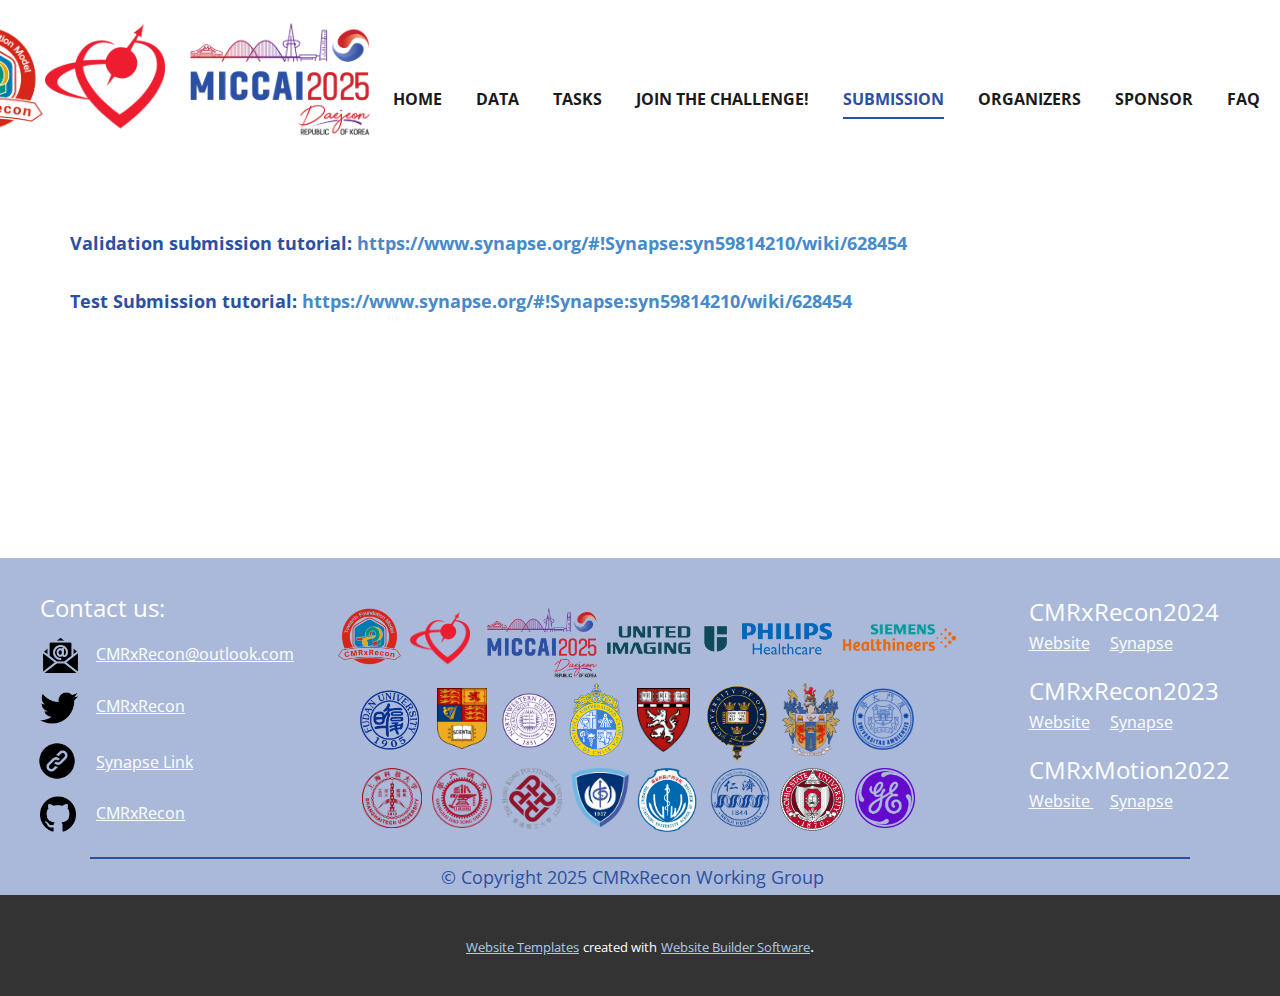
<file: 2025/Submission.html>
<!DOCTYPE html>
<html style="font-size: 16px;" lang="en">

<head>
    <meta name="viewport" content="width=device-width, initial-scale=1.0">
    <meta charset="utf-8">
    <meta name="keywords" content="">
    <meta name="description" content="">
    <title>Submission</title>
    <link rel="stylesheet" href="nicepage.css" media="screen">
    <link rel="stylesheet" href="Submission.css" media="screen">
    <script class="u-script" type="text/javascript" src="jquery-1.9.1.min.js" defer=""></script>
    <script class="u-script" type="text/javascript" src="nicepage.js" defer=""></script>
    <meta name="generator" content="Nicepage 6.7.2, nicepage.com">
    <link id="u-theme-google-font" rel="stylesheet"
        href="https://fonts.googleapis.com/css?family=Roboto:100,100i,300,300i,400,400i,500,500i,700,700i,900,900i|Open+Sans:300,300i,400,400i,500,500i,600,600i,700,700i,800,800i">
    <meta name="viewport"
        content="width=device-width, initial-scale=1.0, minimum-scale=1.5, maximum-scale=2.0, user-scalable=yes" />


    <script type="application/ld+json">{
		"@context": "http://schema.org",
		"@type": "Organization",
		"name": "cmrxrecon2024",
		"logo": "images/miccai2025-logo.png"
}</script>
    <meta name="theme-color" content="#478ac9">
    <meta property="og:title" content="Submission">
    <meta property="og:description" content="">
    <meta property="og:type" content="website">
    <meta data-intl-tel-input-cdn-path="intlTelInput/">
</head>

<body data-path-to-root="/" data-include-products="false" class="u-body u-xl-mode" data-lang="en">
    <header class="u-clearfix u-header u-sticky u-sticky-7dd4 u-white u-header" id="sec-7922">
        <div class="u-clearfix u-sheet u-valign-middle u-sheet-1">
            <a href="https://conferences.miccai.org/2024/en/default.asp" class="u-image u-logo u-image-1"
                data-image-width="768" data-image-height="333">
                <img src="images/miccai2025-logo.png" class="u-logo-image u-logo-image-1">
            </a>
            <img style="margin: -110px auto 0 -145px;" class="u-image u-image-contain u-image-default u-image-2"
                src="images/CMRxRecon-logo.png" alt="" data-image-width="2890" data-image-height="2514">
                <a href="https://scmr.org/" target="_blank">
                  <img style="margin: -115px auto 0 -25px;" class="u-image u-image-contain u-image-default u-image-2"
                    src="images/SCMR-logo.png" alt="SCMR Logo" data-image-width="2890" data-image-height="2514">
                </a>
            <nav class="u-menu u-menu-dropdown u-offcanvas u-menu-1">
                <div class="menu-collapse"
                    style="font-size: 1rem; letter-spacing: 0px; font-weight: 700; text-transform: uppercase;">
                    <a class="u-button-style u-custom-active-border-color u-custom-active-color u-custom-border u-custom-border-color u-custom-borders u-custom-hover-border-color u-custom-hover-color u-custom-left-right-menu-spacing u-custom-padding-bottom u-custom-text-active-color u-custom-text-color u-custom-text-decoration u-custom-text-hover-color u-custom-top-bottom-menu-spacing u-nav-link u-text-active-palette-1-base u-text-hover-palette-2-base"
                        href="#">
                        <svg class="u-svg-link" viewBox="0 0 24 24">
                            <use xlink:href="#menu-hamburger"></use>
                        </svg>
                        <svg class="u-svg-content" version="1.1" id="menu-hamburger" viewBox="0 0 16 16" x="0px" y="0px"
                            xmlns:xlink="http://www.w3.org/1999/xlink" xmlns="http://www.w3.org/2000/svg">
                            <g>
                                <rect y="1" width="16" height="2"></rect>
                                <rect y="7" width="16" height="2"></rect>
                                <rect y="13" width="16" height="2"></rect>
                            </g>
                        </svg>
                    </a>
                </div>
                <div class="u-custom-menu u-nav-container">
                    <ul class="u-nav u-spacing-30 u-unstyled u-nav-1">
                        <li class="u-nav-item"><a
                                class="u-border-2 u-border-active-custom-color-2 u-border-hover-custom-color-2 u-border-no-left u-border-no-right u-border-no-top u-button-style u-nav-link u-text-active-custom-color-3 u-text-grey-90 u-text-hover-custom-color-3"
                                href="Home.html" style="padding: 10px 0px;">Home</a>
                        </li>
                        <li class="u-nav-item"><a
                                class="u-border-2 u-border-active-custom-color-2 u-border-hover-custom-color-2 u-border-no-left u-border-no-right u-border-no-top u-button-style u-nav-link u-text-active-custom-color-3 u-text-grey-90 u-text-hover-custom-color-3"
                                href="Data.html" style="padding: 10px 0px;">Data</a>
                        </li>
                        <li class="u-nav-item"><a
                                class="u-border-2 u-border-active-custom-color-2 u-border-hover-custom-color-2 u-border-no-left u-border-no-right u-border-no-top u-button-style u-nav-link u-text-active-custom-color-3 u-text-grey-90 u-text-hover-custom-color-3"
                                href="Tasks.html" style="padding: 10px 0px;">Tasks</a>
                        </li>
                        <li class="u-nav-item"><a
                                class="u-border-2 u-border-active-custom-color-2 u-border-hover-custom-color-2 u-border-no-left u-border-no-right u-border-no-top u-button-style u-nav-link u-text-active-custom-color-3 u-text-grey-90 u-text-hover-custom-color-3"
                                href="Join-the-Challenge.html" style="padding: 10px 0px;">Join the Challenge!</a>
                        </li>
                        <li class="u-nav-item"><a
                                class="u-border-2 u-border-active-custom-color-2 u-border-hover-custom-color-2 u-border-no-left u-border-no-right u-border-no-top u-button-style u-nav-link u-text-active-custom-color-3 u-text-grey-90 u-text-hover-custom-color-3"
                                href="Submission.html" style="padding: 10px 0px;">Submission</a>
                            <div class="u-nav-popup">
                                <ul class="u-h-spacing-20 u-nav u-unstyled u-v-spacing-10 u-nav-2">
                                    <li class="u-nav-item"><a
                                            class="u-button-style u-hover-custom-color-4 u-nav-link u-text-active-custom-color-2 u-text-hover-white u-white"
                                            href="Submission.html">Task Submission</a>
                                    </li>
                                    <li class="u-nav-item"><a
                                            class="u-button-style u-hover-custom-color-4 u-nav-link u-text-active-custom-color-2 u-text-hover-white u-white"
                                            href="STACOM.html">STACOM workshop paper</a>
                                    </li>
                                </ul>
                            </div>
                        </li>
                        <li class="u-nav-item"><a
                                class="u-border-2 u-border-active-custom-color-2 u-border-hover-custom-color-2 u-border-no-left u-border-no-right u-border-no-top u-button-style u-nav-link u-text-active-custom-color-3 u-text-grey-90 u-text-hover-custom-color-3"
                                href="Organizer.html" style="padding: 10px 0px;">Organizers</a>
                        </li>
                        <li class="u-nav-item"><a
                                class="u-border-2 u-border-active-custom-color-2 u-border-hover-custom-color-2 u-border-no-left u-border-no-right u-border-no-top u-button-style u-nav-link u-text-active-custom-color-3 u-text-grey-90 u-text-hover-custom-color-3"
                                href="Sponsor.html" style="padding: 10px 0px;">Sponsor</a>
                        </li>
                        <li class="u-nav-item"><a
                                class="u-border-2 u-border-active-custom-color-2 u-border-hover-custom-color-2 u-border-no-left u-border-no-right u-border-no-top u-button-style u-nav-link u-text-active-custom-color-3 u-text-grey-90 u-text-hover-custom-color-3"
                                href="FAQ.html" style="padding: 10px 0px;">FAQ</a>
                        </li>
                    </ul>
                </div>
                <div class="u-custom-menu u-nav-container-collapse">
                    <div class="u-black u-container-style u-inner-container-layout u-opacity u-opacity-95 u-sidenav">
                        <div class="u-inner-container-layout u-sidenav-overflow">
                            <div class="u-menu-close"></div>
                            <ul class="u-align-center u-nav u-popupmenu-items u-unstyled u-nav-3">
                                <li class="u-nav-item"><a class="u-button-style u-nav-link" href="Home.html">Home</a>
                                </li>
                                <li class="u-nav-item"><a class="u-button-style u-nav-link" href="Data.html">Data</a>
                                </li>
                                <li class="u-nav-item"><a class="u-button-style u-nav-link" href="Tasks.html">Tasks</a>
                                </li>
                                <li class="u-nav-item"><a class="u-button-style u-nav-link"
                                        href="Join-the-Challenge.html">Join the Challenge!</a>
                                </li>
                                <li class="u-nav-item"><a class="u-button-style u-nav-link"
                                        href="Submission.html">Submission</a>
                                    <div class="u-nav-popup">
                                        <ul class="u-h-spacing-20 u-nav u-unstyled u-v-spacing-10 u-nav-4">
                                            <li class="u-nav-item"><a
                                                    class="u-button-style u-hover-custom-color-4 u-nav-link u-text-active-custom-color-2 u-text-hover-white u-white"
                                                    href="Submission.html">Task Submission</a>
                                            </li>
                                            <li class="u-nav-item"><a
                                                    class="u-button-style u-hover-custom-color-4 u-nav-link u-text-active-custom-color-2 u-text-hover-white u-white"
                                                    href="STACOM.html">STACOM workshop paper</a>
                                            </li>
                                        </ul>
                                    </div>
                                </li>
                                <li class="u-nav-item"><a class="u-button-style u-nav-link"
                                        href="Organizer.html">Organizers</a>
                                </li>
                                <li class="u-nav-item"><a class="u-button-style u-nav-link"
                                        href="Sponsor.html">Sponsor</a>
                                </li>
                                <li class="u-nav-item"><a class="u-button-style u-nav-link" href="FAQ.html">FAQ</a>
                                </li>
                            </ul>
                        </div>
                    </div>
                    <div class="u-black u-menu-overlay u-opacity u-opacity-70"></div>
                </div>
            </nav>
        </div>
        <style class="u-sticky-style" data-style-id="7dd4">
            .u-sticky-fixed.u-sticky-7dd4,
            .u-body.u-sticky-fixed .u-sticky-7dd4 {
                box-shadow: 0px 0px 8px 0px rgba(128, 128, 128, 1) !important
            }
        </style>
    </header>
    <section class="u-align-center u-clearfix u-section-1" id="sec-501c">
        <div class="u-clearfix u-sheet u-sheet-1">
            <div class="u-container-style u-expanded-width u-group u-group-1">
                <div class="u-container-layout u-container-layout-1">
                    <br><br>
                    <p style="font-weight: bold;color: #2b50a3;" class="u-align-left u-text u-text-2">
                        Validation submission tutorial: <a
                            href="https://www.synapse.org/#!Synapse:syn59814210/wiki/628454">https://www.synapse.org/#!Synapse:syn59814210/wiki/628454</a>
                        <br><br>
                        Test Submission tutorial: <a
                            href="https://www.synapse.org/#!Synapse:syn59814210/wiki/628454">https://www.synapse.org/#!Synapse:syn59814210/wiki/628454</a>
                    </p>
                </div>
            </div>
        </div>
    </section>



    <footer class="u-clearfix u-custom-color-2 u-footer" id="sec-0201">
        <div class="u-clearfix u-sheet u-sheet-1">
            <div class="data-layout-selected u-clearfix u-expanded-width u-gutter-30 u-layout-wrap u-layout-wrap-1">
                <div class="u-gutter-0 u-layout">
                    <div class="u-layout-row">
                        <div class="u-align-left u-container-style u-layout-cell u-left-cell u-size-17 u-layout-cell-1">
                            <div class="u-container-layout u-container-layout-1" style="margin: 0 0 0 -60px;">
                                <p class="u-large-text u-text u-text-variant u-text-1"> Contact us:<br>
                                </p><span class="u-file-icon u-icon u-text-custom-color-3 u-icon-1"><img
                                        src="images/2669570.png" alt=""></span>
                                <p class="u-text u-text-2">
                                    <a class="u-active-none u-border-hover-grey-75 u-border-none u-btn u-button-link u-button-style u-hover-none u-none u-text-body-alt-color u-btn-1"
                                        data-href="mailto:CMRxRecon@outlook.com">CMRxRecon@outlook.com<br>
                                    </a>
                                </p><span class="u-file-icon u-icon u-text-custom-color-3 u-icon-2"><img
                                        src="images/733635.png" alt=""></span>
                                <p class="u-text u-text-3">
                                    <a class="u-active-none u-border-hover-grey-75 u-border-none u-btn u-button-link u-button-style u-hover-none u-none u-text-body-alt-color u-btn-2"
                                        href="https://twitter.com/CMRxRecon" target="_blank">CMRxRecon<br>
                                    </a>
                                </p>
                                <a class="u-active-none u-border-hover-grey-75 u-border-none u-btn u-button-link u-button-style u-hover-none u-none u-text-body-alt-color u-btn-3"
                                    href="https://www.synapse.org/#!Synapse:syn59814210/wiki/628454/"
                                    target="_blank">Synapse
                                    Link</a><span class="u-file-icon u-icon u-text-custom-color-3 u-icon-3"><img
                                        src="images/10276957.png" alt=""></span>
                                <a class="u-active-none u-border-hover-grey-75 u-border-none u-btn u-button-link u-button-style u-hover-none u-none u-text-body-alt-color u-btn-4"
                                    href="https://github.com/CmrxRecon/" target="_blank">CMRxRecon </a><span
                                    class="u-file-icon u-icon u-text-custom-color-3 u-icon-4"><img
                                        src="images/25231.png" alt=""></span>
                            </div>
                        </div>
                        <div class="u-container-style u-layout-cell u-size-26 u-layout-cell-2">
                            <div class="u-container-layout u-container-layout-2">
    
                                <img style="position:absolute;margin:50px auto 0 -65px;width: 65px;height: auto;"
                                    src="images/CMRxRecon-logo.png">
                                <img style="position:absolute;margin:50px auto 0 8px;width: 60px;height: auto;"
                                    src="images/SCMR-logo.png">
                                <img style="position:absolute;margin:50px auto 0 85px;width: 110px;height: auto;"
                                    src="images/miccai2025-logo.png">
                                <img style="position:absolute;margin:68px auto 0 205px;width: 120px;height: auto;"
                                    src="images/UnitedImaging-logo.png">
                                <img style="position:absolute;margin:55px auto 0 340px;width: 90px;height: auto;"
                                    src="images/philips-healthcare.png">
                                <img style="position:absolute;margin:65px auto 0 440px;width: 115px;height: auto;"
                                    src="images/Siemens_Healthineers_logo.svg.png">
                                
                                
                                <img style="position:absolute;margin:130px auto 0 -45px;width: 65px;height: auto;"
                                    src="images/fudan-logo.png">
                                <img style="position:absolute;margin:130px auto 0 35px;width: 50px;height: auto;"
                                    src="images/Shield_of_Imperial_College_London.svg.png">
                                <img style="position:absolute;margin:135px auto 0 100px;width: 55px;height: auto;"
                                    src="images/Northwestern_University_seal.svg.png">
                                <img style="position:absolute;margin:125px auto 0 167px;width: 55px;height: auto;"
                                    src="images/Escudo_de_la_Pontificia_Universidad_Católica_de_Chile.svg.png">
                                <img style="position:absolute;margin:130px auto 0 235px;width: 53px;height: auto;"
                                    src="images/R-C.png">
                                <img style="position:absolute;margin:128px auto 0 305px;width: 60px;height: auto;"
                                    src="images/1636px-Oxford-University-Circlet.svg.png">
                                <img style="position:absolute;margin:125px auto 0 380px;width: 58px;height: auto;"
                                    src="images/KCL-logo.png">
                                <img style="position:absolute;margin:130px auto 0 450px;width: 62px;height: auto;"
                                    src="images/1200px-Xiamen_University_logo.svg.png">
    
                                <img style="position:absolute;margin:210px auto 0 -40px;width: 60px;height: auto;"
                                    src="images/Logo_of_ShanghaiTech_University.png">
                                <img style="position:absolute;margin:210px auto 0 30px;width: 60px;height: auto;"
                                    src="images/Sjtu-logo.png">
                                <img style="position:absolute;margin:210px auto 0 100px;width: 60px;height: auto;"
                                    src="images/hong-kong-polytechnic-university-logo-00FF467BCA-seeklogo.com.png">
                                <img style="position:absolute;margin:210px auto 0 168px;width: 60px;height: auto;"
                                    src="images/fdzs.png">
                                <img style="position:absolute;margin:210px auto 0 235px;width: 60px;height: auto;"
                                    src="images/Ruijin_Hospital_Shanghai_Jiaotong_University_School_Of_Medicine_logo.png">
                                <img style="position:absolute;margin:210px auto 0 308px;width: 60px;height: auto;"
                                    src="images/Renji_hospital_logo.png">
                                    <img style="position:absolute;margin:210px auto 0 378px;width: 65px;height: auto;"
                                    src="images/Ohio_State_University_seal.png">
                                <img style="position:absolute;margin:210px auto 0 453px;width: 60px;height: auto;"
                                    src="images/GEHC-120f4dff.png">
    
                                
    
    
                                <br><br><br><br><br><br><br>
    
                            </div>
                        </div>
                        <div
                            class="u-align-left u-container-style u-layout-cell u-right-cell u-size-17 u-layout-cell-3">
                            <div class="u-container-layout u-container-layout-3" style="white-space: nowrap;">
                                <p class="u-large-text u-text u-text-variant u-text-5">CMRxRecon2024<br>
                                </p>
                                <p class="u-text u-text-variant">
                                    &nbsp;&nbsp;&nbsp;&nbsp;
                                    <a style="text-decoration: underline; color: white;"
                                        href="https://cmrxrecon.github.io/2024" target="_blank">Website</a>
                                    &nbsp;&nbsp;&nbsp;
                                    <a style="text-decoration: underline; color: white;"
                                        href="https://www.synapse.org/#!Synapse:syn54951257/wiki/"
                                        target="_blank">Synapse</a>
                                </p>
                                <p class="u-large-text u-text u-text-variant u-text-5">CMRxRecon2023<br>
                                </p>
                                <p class="u-text u-text-variant">
                                    &nbsp;&nbsp;&nbsp;&nbsp;
                                    <a style="text-decoration: underline; color: white;"
                                        href="https://cmrxrecon.github.io" target="_blank">Website</a>
                                    &nbsp;&nbsp;&nbsp;
                                    <a style="text-decoration: underline; color: white;"
                                        href="https://www.synapse.org/#!Synapse:syn51471091/wiki/622170"
                                        target="_blank">Synapse</a>
                                </p>
                                <p class="u-large-text u-text u-text-variant u-text-5">CMRxMotion2022<br>
                                </p>
                                <p class="u-text u-text-variant">
                                    &nbsp;&nbsp;&nbsp;&nbsp;
                                    <a style="text-decoration: underline; color: white;"
                                        href="http://cmr.miccai.cloud/">Website
                                    </a>
                                    &nbsp;&nbsp;&nbsp;
                                    <a style="text-decoration: underline; color: white;"
                                        href="https://www.synapse.org/#!Synapse:syn28503327/wiki/617822"
                                        target="_blank">Synapse</a>
                                </p>
    
                            </div>
                        </div>
                    </div>
                </div>
            </div>
            <div class="u-border-2 u-border-custom-color-3 u-line u-line-horizontal u-line-1"></div>
            <p class="u-text u-text-custom-color-3 u-text-7"> © Copyright 2025 CMRxRecon Working Group<br>
            </p>
        </div>
    </footer>
    <section class="u-backlink u-clearfix u-grey-80">
        <a class="u-link" href="https://nicepage.com/website-templates" target="_blank">
            <span>Website Templates</span>
        </a>
        <p class="u-text">
            <span>created with</span>
        </p>
        <a class="u-link" href="" target="_blank">
            <span>Website Builder Software</span>
        </a>.
    </section>

</body>

</html>
</file>
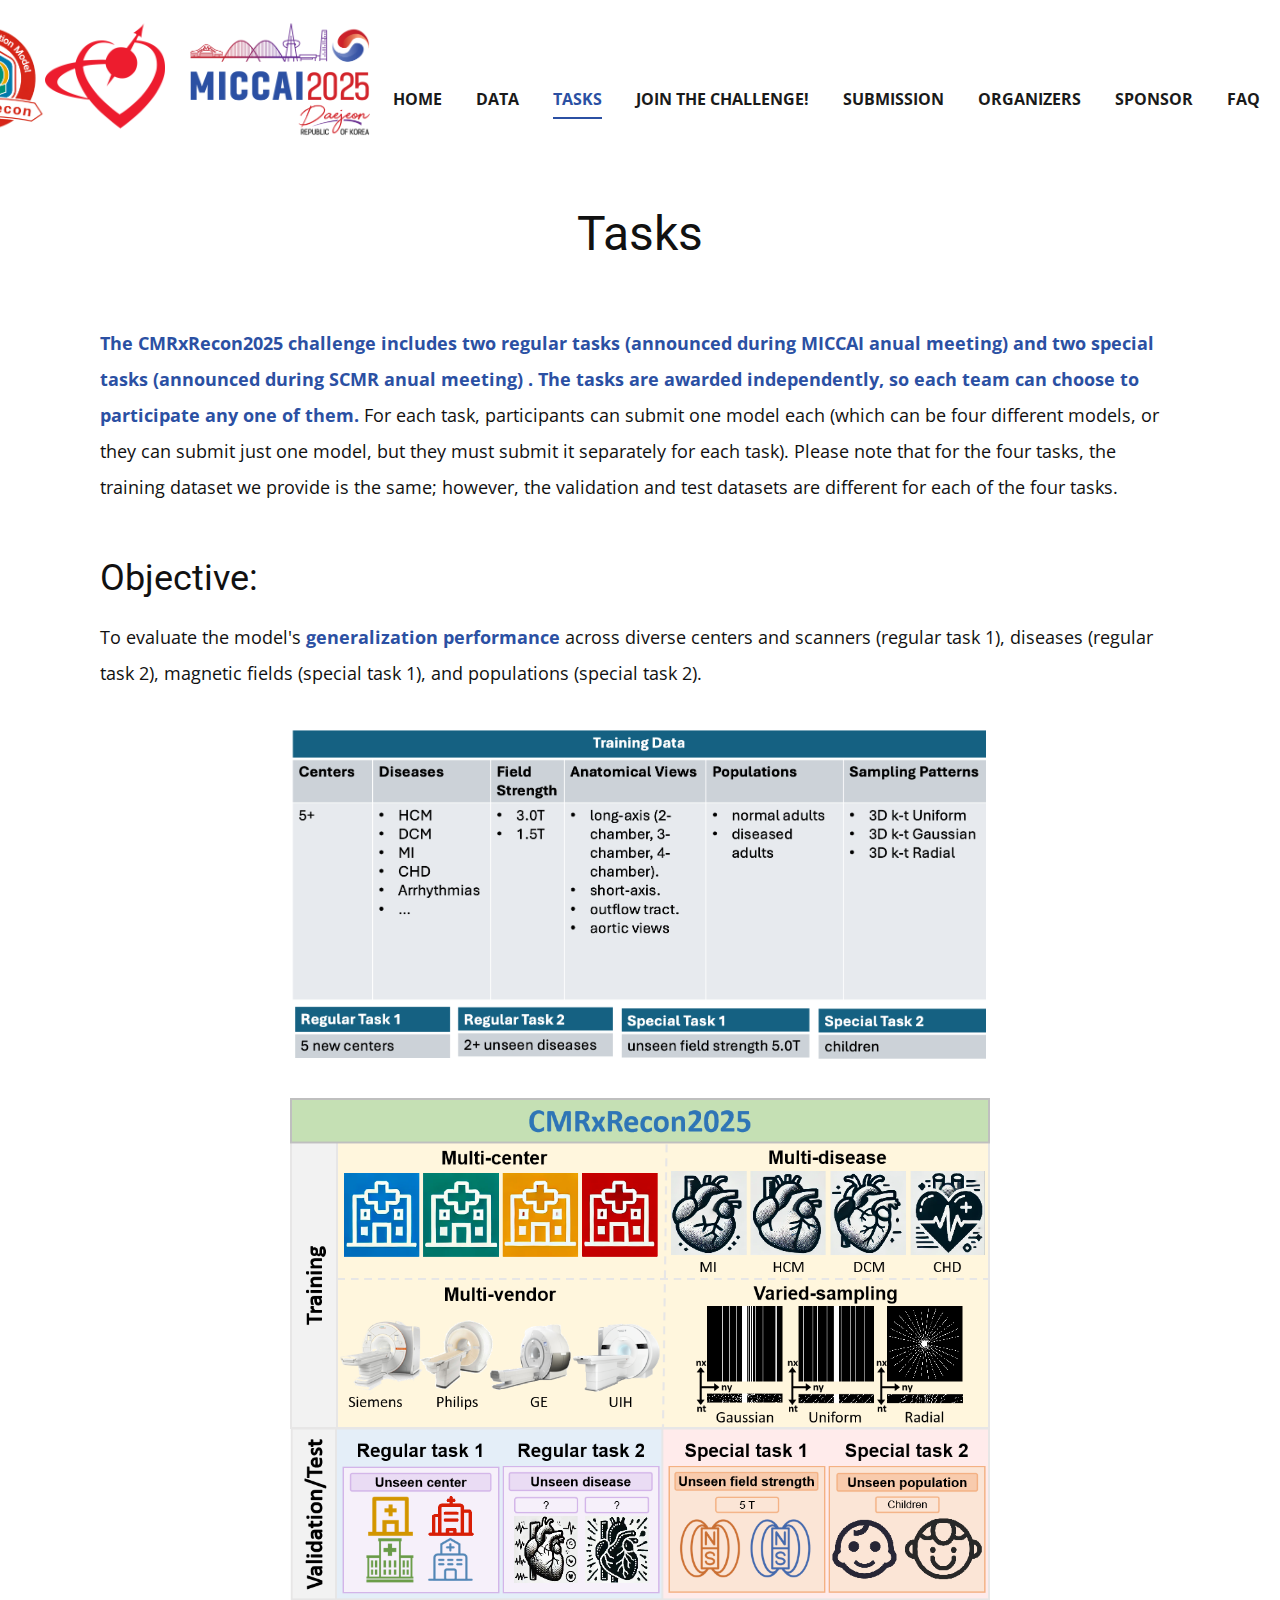
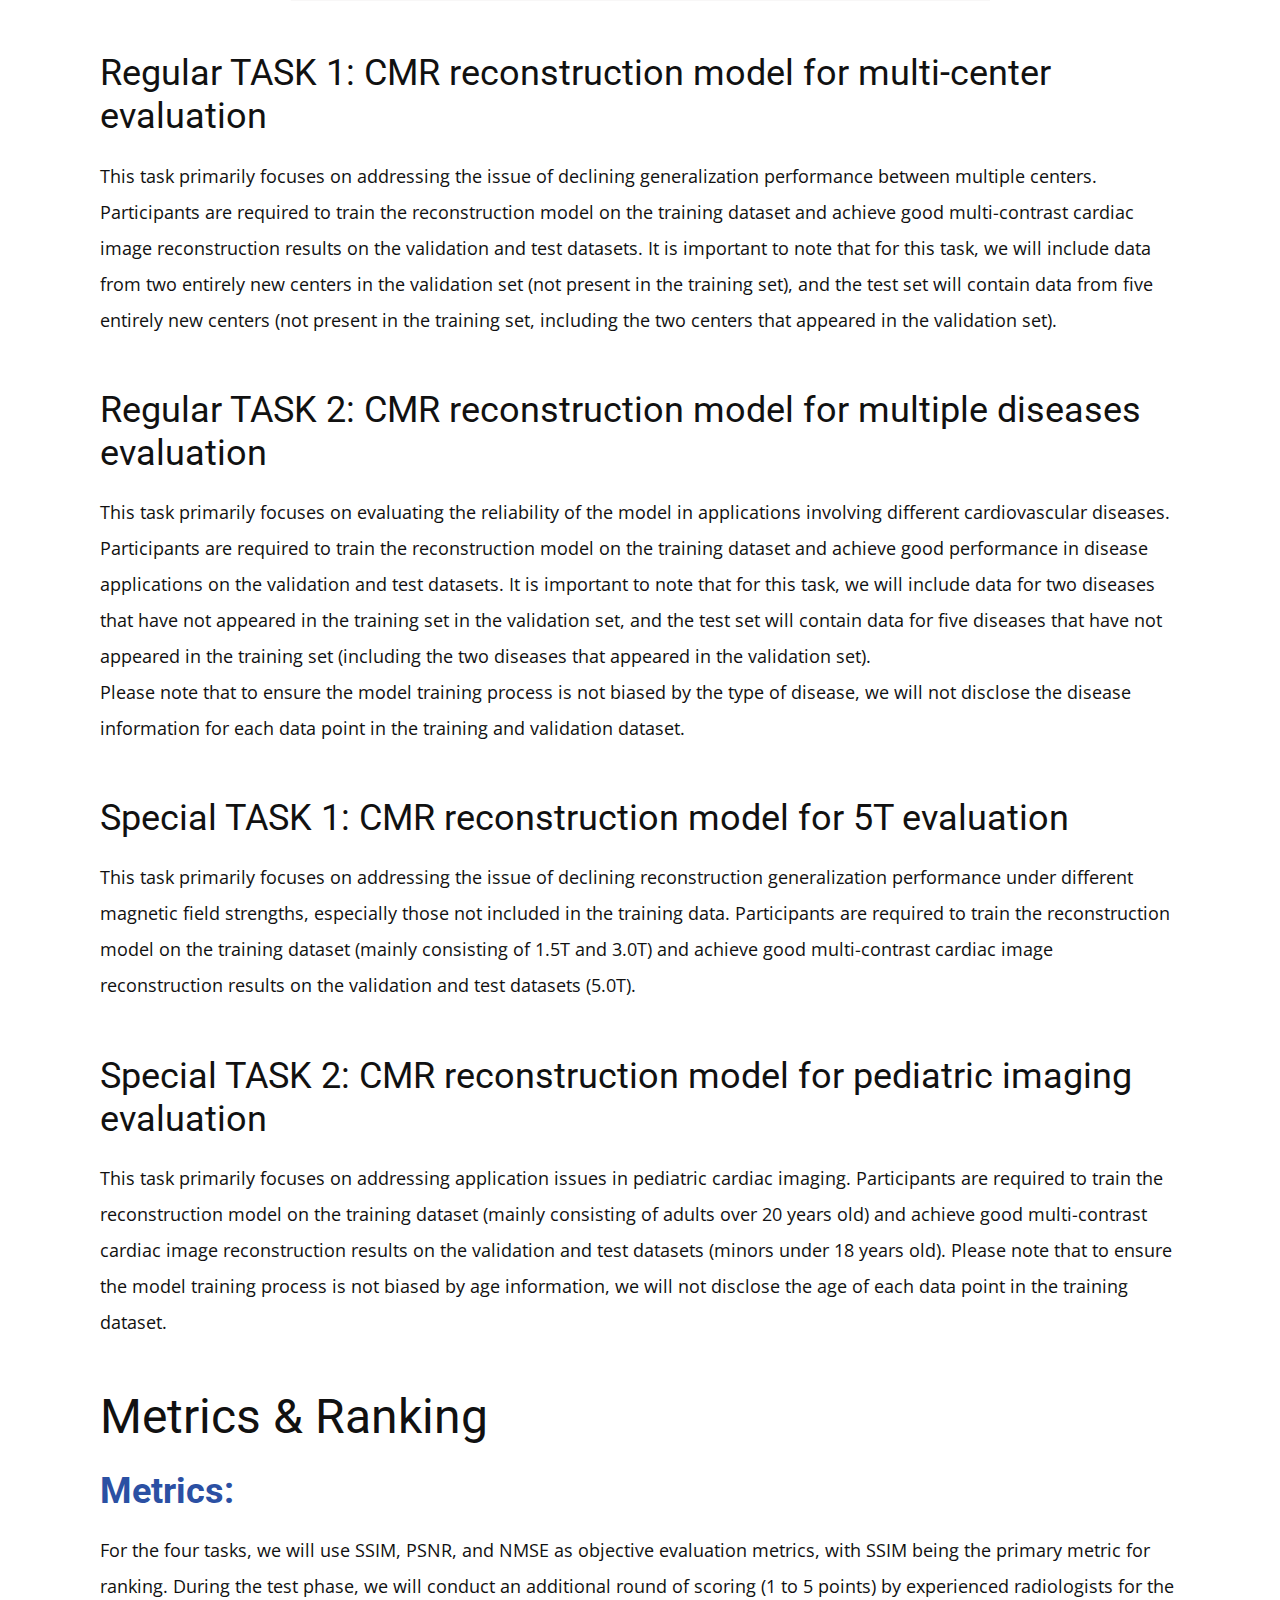
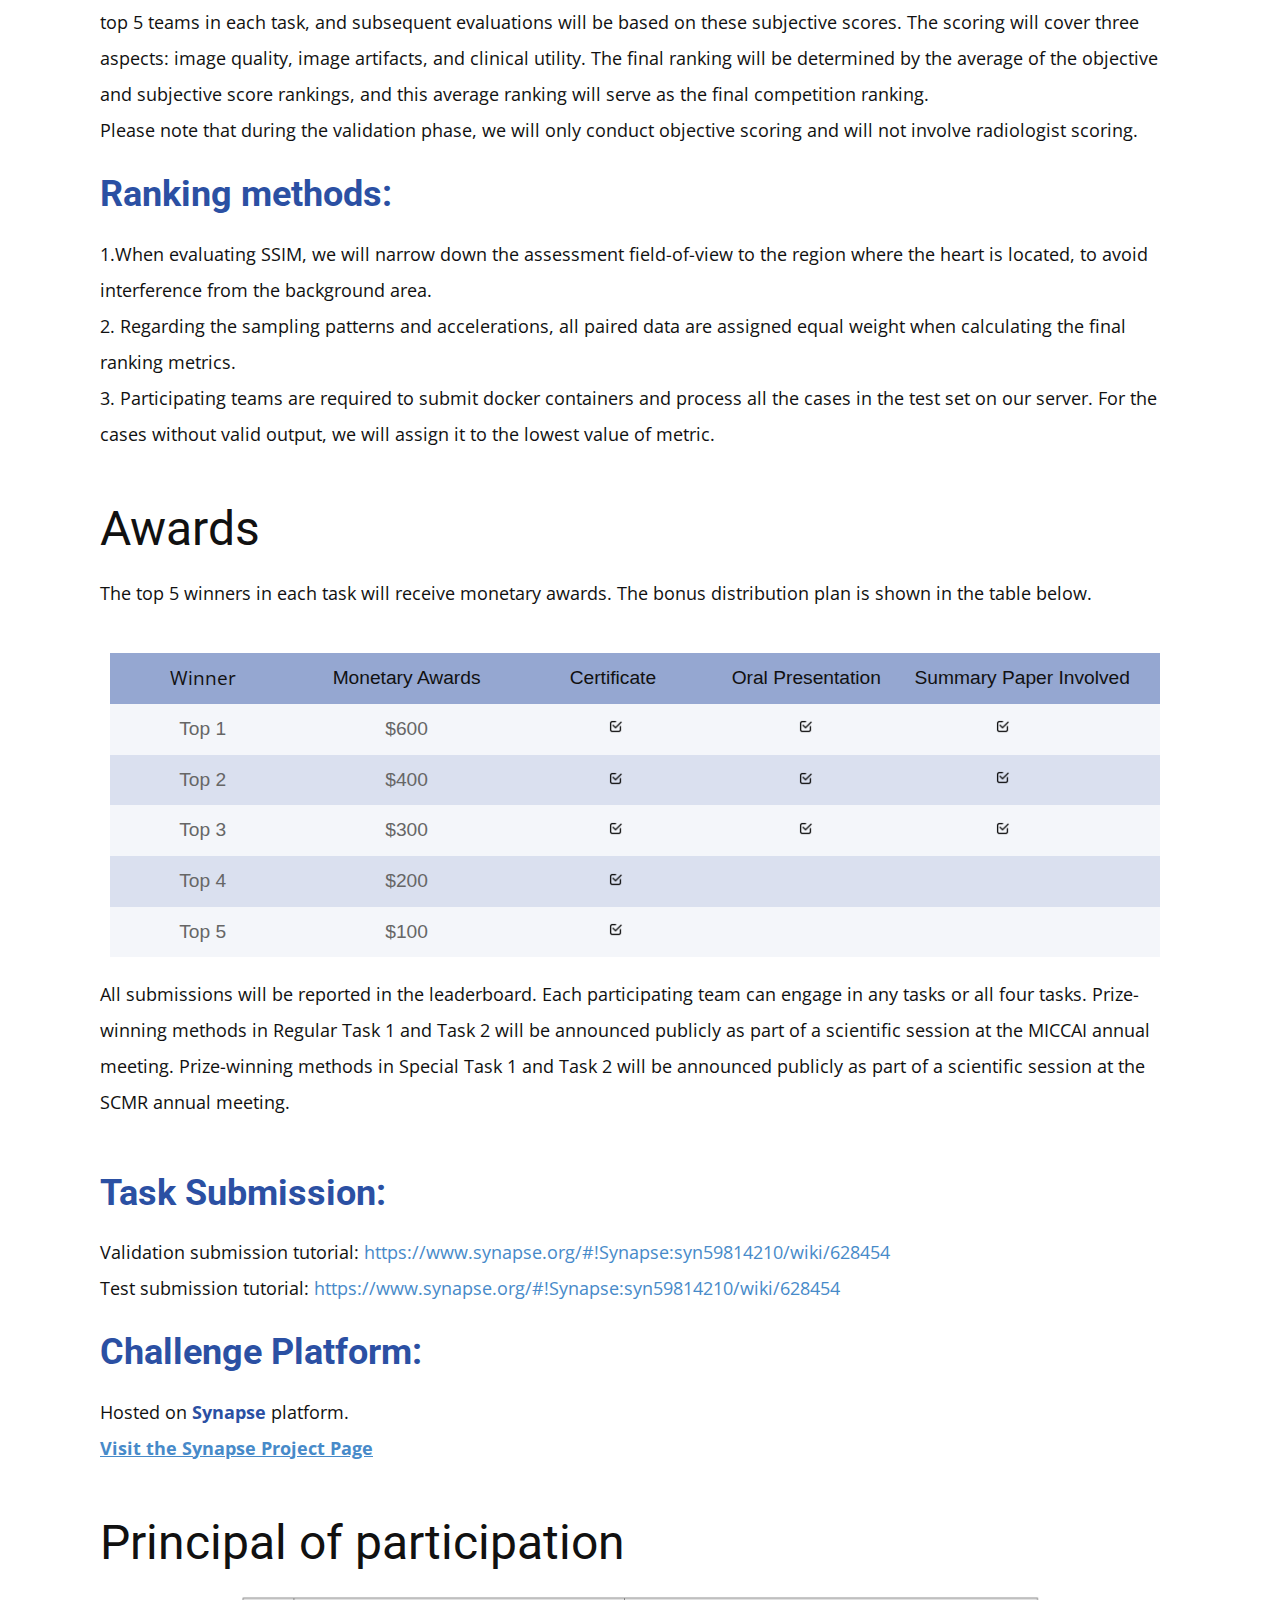
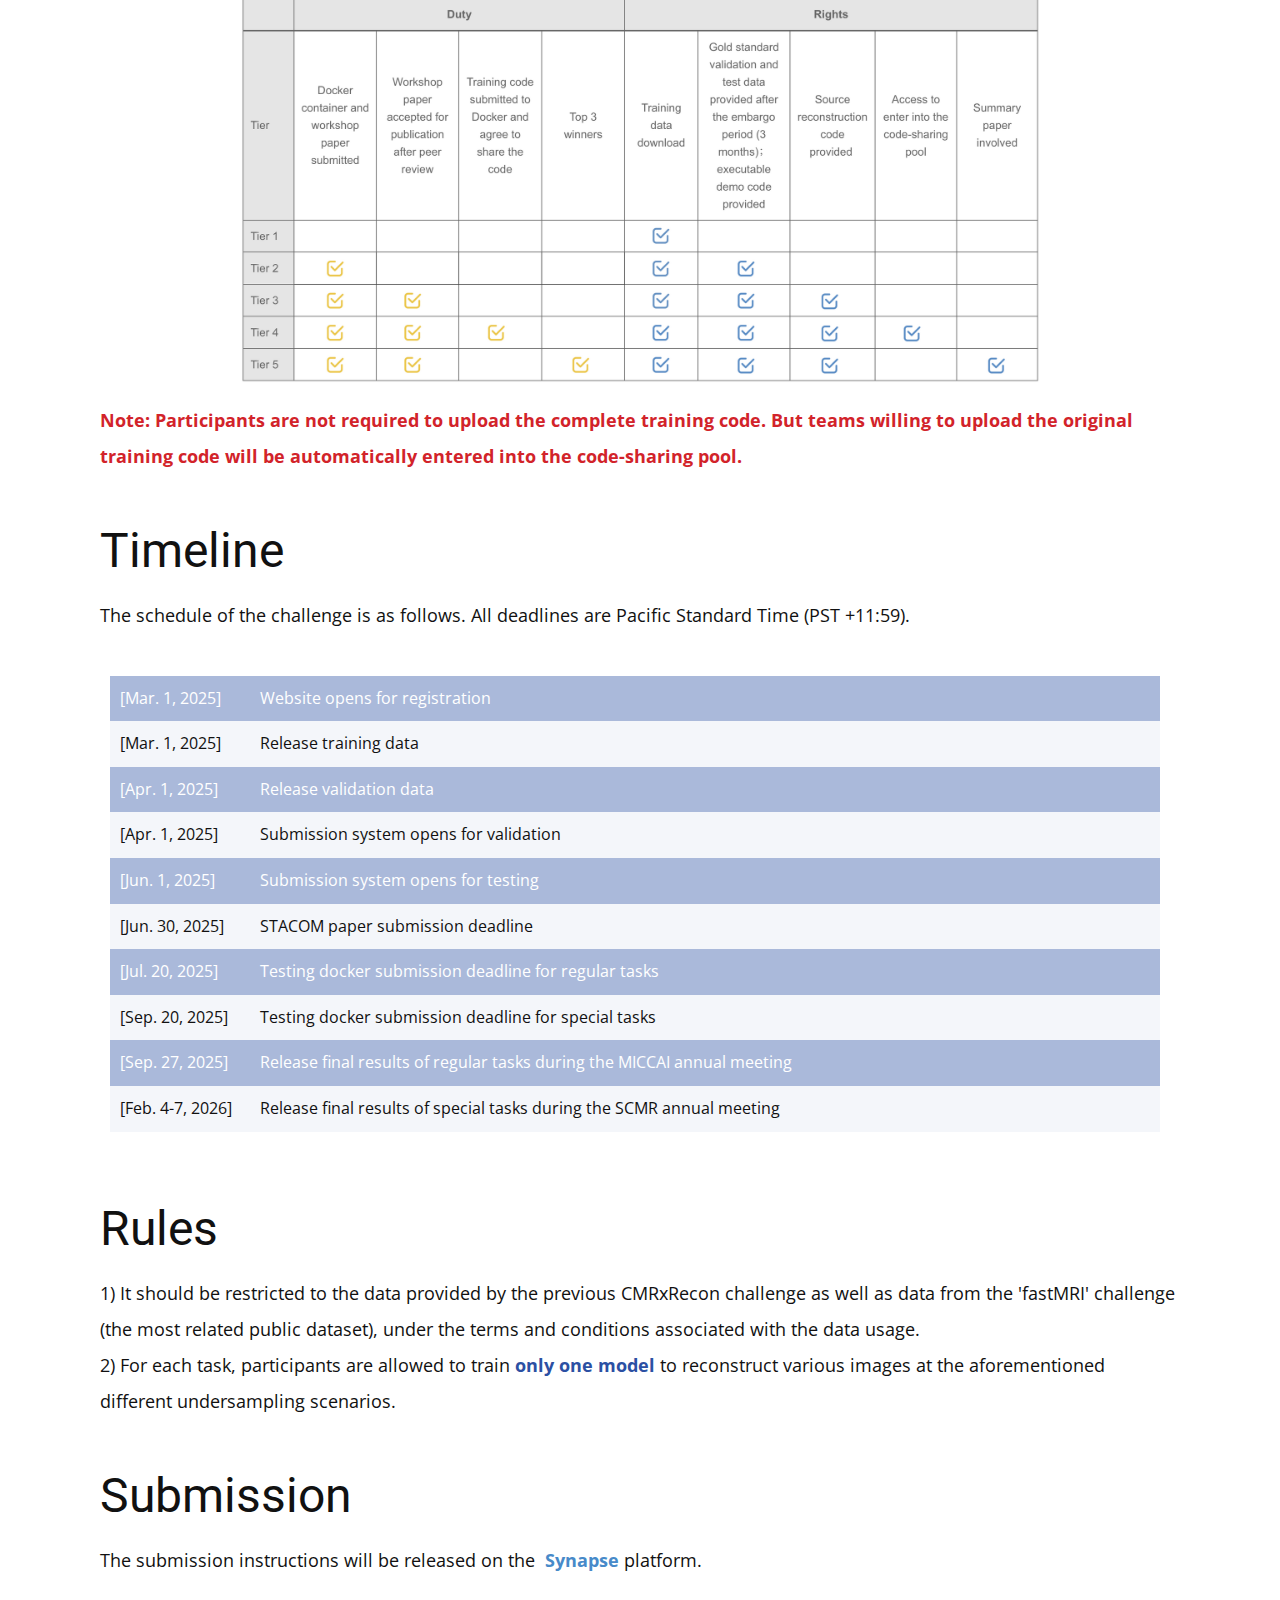
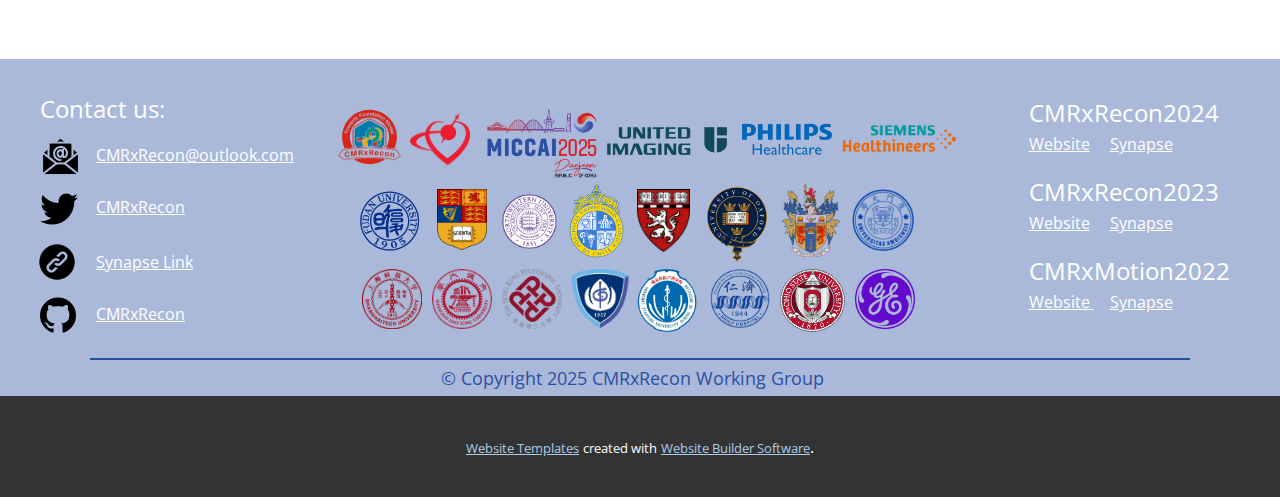
<file: 2025/Tasks.html>
<!DOCTYPE html>
<html style="font-size: 16px;" lang="en">

<head>
  <meta name="viewport" content="width=device-width, initial-scale=1.0">
  <meta charset="utf-8">
  <meta name="keywords" content="">
  <meta name="description" content="">
  <title>Tasks</title>
  <link rel="stylesheet" href="nicepage.css" media="screen">
  <link rel="stylesheet" href="Tasks.css" media="screen">
  <script class="u-script" type="text/javascript" src="jquery-1.9.1.min.js" defer=""></script>
  <script class="u-script" type="text/javascript" src="nicepage.js" defer=""></script>
  <meta name="generator" content="Nicepage 6.7.2, nicepage.com">
  <link id="u-theme-google-font" rel="stylesheet"
    href="https://fonts.googleapis.com/css?family=Roboto:100,100i,300,300i,400,400i,500,500i,700,700i,900,900i|Open+Sans:300,300i,400,400i,500,500i,600,600i,700,700i,800,800i">
  <meta name="viewport"
    content="width=device-width, initial-scale=1.0, minimum-scale=1.5, maximum-scale=2.0, user-scalable=yes" />









  <script type="application/ld+json">{
		"@context": "http://schema.org",
		"@type": "Organization",
		"name": "cmrxrecon2024",
		"url": "/",
		"logo": "images/miccai2025-logo.png"
}</script>
  <meta name="theme-color" content="#478ac9">
  <meta property="og:title" content="Tasks">
  <meta property="og:description" content="">
  <meta property="og:type" content="website">
  <link rel="canonical" href="/">
  <meta data-intl-tel-input-cdn-path="intlTelInput/">
</head>


<body data-path-to-root="/" data-include-products="false" class="u-body u-xl-mode" data-lang="en">
  <header class="u-clearfix u-header u-sticky u-sticky-7dd4 u-white u-header" id="sec-7922">
    <div class="u-clearfix u-sheet u-valign-middle u-sheet-1">
      <a href="https://conferences.miccai.org/2024/en/default.asp" class="u-image u-logo u-image-1"
        data-image-width="768" data-image-height="333">
        <img src="images/miccai2025-logo.png" class="u-logo-image u-logo-image-1">
      </a>
      <img style="margin: -110px auto 0 -145px;" class="u-image u-image-contain u-image-default u-image-2"
        src="images/CMRxRecon-logo.png" alt="" data-image-width="2890" data-image-height="2514">
      <a href="https://scmr.org/" target="_blank">
        <img style="margin: -115px auto 0 -25px;" class="u-image u-image-contain u-image-default u-image-2"
          src="images/SCMR-logo.png" alt="SCMR Logo" data-image-width="2890" data-image-height="2514">
      </a>
      <nav class="u-menu u-menu-dropdown u-offcanvas u-menu-1">
        <div class="menu-collapse"
          style="font-size: 1rem; letter-spacing: 0px; font-weight: 700; text-transform: uppercase;">
          <a class="u-button-style u-custom-active-border-color u-custom-active-color u-custom-border u-custom-border-color u-custom-borders u-custom-hover-border-color u-custom-hover-color u-custom-left-right-menu-spacing u-custom-padding-bottom u-custom-text-active-color u-custom-text-color u-custom-text-decoration u-custom-text-hover-color u-custom-top-bottom-menu-spacing u-nav-link u-text-active-palette-1-base u-text-hover-palette-2-base"
            href="#">
            <svg class="u-svg-link" viewBox="0 0 24 24">
              <use xlink:href="#menu-hamburger"></use>
            </svg>
            <svg class="u-svg-content" version="1.1" id="menu-hamburger" viewBox="0 0 16 16" x="0px" y="0px"
              xmlns:xlink="http://www.w3.org/1999/xlink" xmlns="http://www.w3.org/2000/svg">
              <g>
                <rect y="1" width="16" height="2"></rect>
                <rect y="7" width="16" height="2"></rect>
                <rect y="13" width="16" height="2"></rect>
              </g>
            </svg>
          </a>
        </div>
        <div style="margin-right: 0px;" class="u-custom-menu u-nav-container">
          <ul style="margin-right: 0px;" class="u-nav u-spacing-30 u-unstyled u-nav-1">
            <li class="u-nav-item"><a
                class="u-border-2 u-border-active-custom-color-2 u-border-hover-custom-color-2 u-border-no-left u-border-no-right u-border-no-top u-button-style u-nav-link u-text-active-custom-color-3 u-text-grey-90 u-text-hover-custom-color-3"
                href="Home.html" style="padding: 10px 0px;">Home</a>
            </li>
            <li class="u-nav-item"><a
                class="u-border-2 u-border-active-custom-color-2 u-border-hover-custom-color-2 u-border-no-left u-border-no-right u-border-no-top u-button-style u-nav-link u-text-active-custom-color-3 u-text-grey-90 u-text-hover-custom-color-3"
                href="Data.html" style="padding: 10px 0px;">Data</a>
            </li>
            <li class="u-nav-item"><a
                class="u-border-2 u-border-active-custom-color-2 u-border-hover-custom-color-2 u-border-no-left u-border-no-right u-border-no-top u-button-style u-nav-link u-text-active-custom-color-3 u-text-grey-90 u-text-hover-custom-color-3"
                href="Tasks.html" style="padding: 10px 0px;">Tasks</a>
            </li>

            <li class="u-nav-item"><a
                class="u-border-2 u-border-active-custom-color-2 u-border-hover-custom-color-2 u-border-no-left u-border-no-right u-border-no-top u-button-style u-nav-link u-text-active-custom-color-3 u-text-grey-90 u-text-hover-custom-color-3"
                href="Join-the-Challenge.html" style="padding: 10px 0px;">Join the Challenge!</a>
            </li>
            <li class="u-nav-item"><a
                class="u-border-2 u-border-active-custom-color-2 u-border-hover-custom-color-2 u-border-no-left u-border-no-right u-border-no-top u-button-style u-nav-link u-text-active-custom-color-3 u-text-grey-90 u-text-hover-custom-color-3"
                href="Submission.html" style="padding: 10px 0px;">Submission</a>
              <div class="u-nav-popup">
                <ul class="u-h-spacing-20 u-nav u-unstyled u-v-spacing-10 u-nav-2">
                  <li class="u-nav-item"><a
                      class="u-button-style u-hover-custom-color-4 u-nav-link u-text-active-custom-color-2 u-text-hover-white u-white"
                      href="Submission.html">Task Submission</a>
                  </li>
                  <li class="u-nav-item"><a
                      class="u-button-style u-hover-custom-color-4 u-nav-link u-text-active-custom-color-2 u-text-hover-white u-white"
                      href="STACOM.html">STACOM workshop paper</a>
                  </li>
                </ul>
              </div>
            </li>
            <li class="u-nav-item"><a
                class="u-border-2 u-border-active-custom-color-2 u-border-hover-custom-color-2 u-border-no-left u-border-no-right u-border-no-top u-button-style u-nav-link u-text-active-custom-color-3 u-text-grey-90 u-text-hover-custom-color-3"
                href="Organizer.html" style="padding: 10px 0px;">Organizers</a>
            </li>
            <li class="u-nav-item"><a
                class="u-border-2 u-border-active-custom-color-2 u-border-hover-custom-color-2 u-border-no-left u-border-no-right u-border-no-top u-button-style u-nav-link u-text-active-custom-color-3 u-text-grey-90 u-text-hover-custom-color-3"
                href="Sponsor.html" style="padding: 10px 0px;">Sponsor</a>
            </li>
            <li class="u-nav-item"><a
                class="u-border-2 u-border-active-custom-color-2 u-border-hover-custom-color-2 u-border-no-left u-border-no-right u-border-no-top u-button-style u-nav-link u-text-active-custom-color-3 u-text-grey-90 u-text-hover-custom-color-3"
                href="FAQ.html" style="padding: 10px 0px;">FAQ</a>
            </li>
          </ul>
        </div>
        <div class="u-custom-menu u-nav-container-collapse">
          <div class="u-black u-container-style u-inner-container-layout u-opacity u-opacity-95 u-sidenav">
            <div class="u-inner-container-layout u-sidenav-overflow">
              <div class="u-menu-close"></div>
              <ul class="u-align-center u-nav u-popupmenu-items u-unstyled u-nav-3">
                <li class="u-nav-item"><a class="u-button-style u-nav-link" href="Home.html">Home</a>
                </li>
                <li class="u-nav-item"><a class="u-button-style u-nav-link" href="Data.html">Data</a>
                </li>
                <li class="u-nav-item"><a class="u-button-style u-nav-link" href="Tasks.html">Tasks</a>
                </li>
                <li class="u-nav-item"><a class="u-button-style u-nav-link" href="Join-the-Challenge.html">Join the
                    Challenge!</a>
                </li>
                <li class="u-nav-item"><a class="u-button-style u-nav-link" href="Submission.html">Submission</a>
                  <div class="u-nav-popup">
                    <ul class="u-h-spacing-20 u-nav u-unstyled u-v-spacing-10 u-nav-4">
                      <li class="u-nav-item"><a
                          class="u-button-style u-hover-custom-color-4 u-nav-link u-text-active-custom-color-2 u-text-hover-white u-white"
                          href="Submission.html">Submission</a>
                      </li>

                      <li class="u-nav-item"><a
                          class="u-button-style u-hover-custom-color-4 u-nav-link u-text-active-custom-color-2 u-text-hover-white u-white"
                          href="STACOM.html">STACOM workshop paper</a>
                      </li>
                    </ul>
                  </div>
                </li>
                <li class="u-nav-item"><a class="u-button-style u-nav-link" href="Organizer.html">Organizers</a>
                </li>
                <li class="u-nav-item"><a class="u-button-style u-nav-link" href="Sponsor.html">Sponsor</a>
                </li>
                <li class="u-nav-item"><a class="u-button-style u-nav-link" href="FAQ.html">FAQ</a>
                </li>
              </ul>
            </div>
          </div>
          <div class="u-black u-menu-overlay u-opacity u-opacity-70"></div>
        </div>
      </nav>
    </div>
    <style class="u-sticky-style" data-style-id="7dd4">
      .u-sticky-fixed.u-sticky-7dd4,
      .u-body.u-sticky-fixed .u-sticky-7dd4 {
        box-shadow: 0px 0px 8px 0px rgba(128, 128, 128, 1) !important
      }
    </style>
  </header>

  <section class="u-align-center u-clearfix u-section-1" id="sec-501c">
    <div class="u-clearfix u-sheet u-sheet-1">
      <div class="u-container-style u-expanded-width u-group u-group-1">
        <div class="u-container-layout u-container-layout-1">
          <h2 class="u-text" style="text-align: center">Tasks</h2>
          <br>
          <p class="u-align-left u-text u-text-2">
            <span style="font-weight: 700;color:#2b50a3">The CMRxRecon2025 challenge includes two regular tasks
              (announced during MICCAI anual meeting) and two
              special tasks (announced during SCMR anual meeting) . The tasks are awarded independently, so each team
              can
              choose to participate any one of them.</span> For each task, participants can submit one model
            each (which
            can be four different models, or they can submit just one model, but they must submit it separately for each
            task). Please note that for the four tasks, the training dataset we provide is the same; however, the
            validation and test datasets are different for each of the four tasks.
          </p><br><br>


          <h3 class="u-align-left u-text u-text-default u-text-1">Objective:</h3>
          <p class="u-align-left u-text u-text-2">
            To evaluate the model's <span style="font-weight: 700;color:#2b50a3">generalization performance</span>
            across diverse centers and scanners (regular task 1),
            diseases (regular task 2), magnetic fields (special task 1), and populations (special task 2).
            <br><br>
            <img src="images/datadetail.png" style="width:700px;height:auto;margin:auto;display:block;">
            <br>
            <img src="images/Task1.png" style="width:700px;height:auto;margin:auto;display:block;">
          </p>

          <br><br>


          <h3 class="u-align-left u-text u-text-default u-text-1">Regular TASK 1: CMR reconstruction model for multi-center evaluation</h3>
          <p class="u-align-left u-text u-text-2">
            This task primarily focuses on addressing the issue of declining generalization performance between multiple
            centers. Participants are required to train the reconstruction model on the training dataset and achieve
            good multi-contrast cardiac image reconstruction results on the validation and test datasets. It is
            important to note that for this task, we will include data from two entirely new centers in the validation
            set (not present in the training set), and the test set will contain data from five entirely new centers
            (not present in the training set, including the two centers that appeared in the validation set).
            <br>
          </p>

          <br><br>

          <h3 class="u-align-left u-text u-text-default u-text-1">Regular TASK 2: CMR reconstruction model for multiple diseases evaluation</h3>
          <p class="u-align-left u-text u-text-2">
            This task primarily focuses on evaluating the reliability of the model in applications involving different
            cardiovascular diseases. Participants are required to train the reconstruction model on the training dataset
            and achieve good performance in disease applications on the validation and test datasets. It is important to
            note that for this task, we will include data for two diseases that have not appeared in the training set in
            the validation set, and the test set will contain data for five diseases that have not appeared in the
            training set (including the two diseases that appeared in the validation set).
            <br>
            Please note that to ensure the model training process is not biased by the type of disease, we will not
            disclose the disease information for each data point in the training and validation dataset.
            <br>
          </p>

          <br><br>


          <h3 class="u-align-left u-text u-text-default u-text-1">Special TASK 1: CMR reconstruction model for 5T evaluation</h3>
          <p class="u-align-left u-text u-text-2">
            This task primarily focuses on addressing the issue of declining reconstruction generalization performance
            under different magnetic field strengths, especially those not included in the training data. Participants
            are required to train the reconstruction model on the training dataset (mainly consisting of 1.5T and 3.0T)
            and achieve good multi-contrast cardiac image reconstruction results on the validation and test datasets
            (5.0T).
            <br>
          </p>

          <br><br>


          <h3 class="u-align-left u-text u-text-default u-text-1">Special TASK 2: CMR reconstruction model for pediatric imaging evaluation
          </h3>
          <p class="u-align-left u-text u-text-2">
            This task primarily focuses on addressing application issues in pediatric cardiac imaging. Participants are
            required to train the reconstruction model on the training dataset (mainly consisting of adults over 20
            years old) and achieve good multi-contrast cardiac image reconstruction results on the validation and test
            datasets (minors under 18 years old). Please note that to ensure the model training process is not biased by
            age information, we will not disclose the age of each data point in the training dataset.
            <br>
          </p>

          <br><br>


          <h2 class="u-align-left u-text u-text-default u-text-1">Metrics & Ranking</h2>
          <br>
          <h3 class="u-align-left u-text u-text-default u-text-1" style="font-weight: 700;color:#2b50a3">Metrics:</h3>
          <p class="u-align-left u-text u-text-2">
            For the four tasks, we will use SSIM, PSNR, and NMSE as objective evaluation metrics, with SSIM being the
            primary metric for ranking. During the test phase, we will conduct an additional round of scoring (1 to 5
            points) by experienced radiologists for the top 5 teams in each task, and subsequent evaluations will be
            based on these subjective scores. The scoring will cover three aspects: image quality, image artifacts, and
            clinical utility. The final ranking will be determined by the average of the objective and subjective score
            rankings, and this average ranking will serve as the final competition ranking.
            <br>
            Please note that during the validation phase, we will only conduct objective scoring and will not involve
            radiologist scoring.
          </p>
          <br>
          <h3 class="u-align-left u-text u-text-default u-text-1" style="font-weight: 700;color:#2b50a3">Ranking
            methods:</h3>
          <p class="u-align-left u-text u-text-2">
            1.When evaluating SSIM, we will narrow down the assessment field-of-view to the region where the heart
            is located, to avoid interference from the background area.
            <br>
            2. Regarding the sampling patterns and accelerations, all paired data are assigned equal weight when
            calculating the final ranking metrics.
            <br>
            3. Participating teams are required to submit docker containers and process all the cases in the test
            set on our server. For the cases without valid output, we will assign it to the lowest value of metric.

          </p>

          <br><br>


          <h2 class="u-align-left u-text u-text-default u-text-1">Awards</h2>
          <p class="u-align-left u-text u-text-2">
            The top 5 winners in each task will receive monetary awards. The bonus distribution plan is shown in the
            table below.
          </p>
          <br>
          <div class="u-expanded-width u-table u-table-responsive u-table-1">
            <table class="u-table-entity" style="width: 1050px; margin: 17px auto 17px 31px;">
              <colgroup>
                <col width="15.1%">
                <col width="18.1%">
                <col width="15.5%">
                <col width="16%">
                <col width="20.8%">
              </colgroup>
              <tbody class="u-table-body">
                <tr style="height: 39px;">
                  <td style="background-color: rgba(43, 80, 163, 0.5019607843137255); font-size: larger;"
                    class="u-align-center u-custom-font u-font-arialu-table-cell">
                    Winner</td>
                  <td style="background-color: rgba(43, 80, 163, 0.5019607843137255); font-size: larger;"
                    class="u-align-center u-custom-font u-font-arial u-grey-10 u-table-cell">
                    Monetary Awards</td>
                  <td style="background-color: rgba(43, 80, 163, 0.5019607843137255); font-size: larger;"
                    class="u-align-center u-custom-font u-font-arial u-grey-10 u-table-cell">
                    Certificate</td>
                  <td style="background-color: rgba(43, 80, 163, 0.5019607843137255); font-size: larger;"
                    class="u-align-center u-custom-font u-font-arial u-grey-10 u-table-cell">
                    Oral Presentation</td>
                  <td style="background-color: rgba(43, 80, 163, 0.5019607843137255); font-size: larger;"
                    class="u-custom-font u-font-arial u-grey-10 u-table-cell">Summary
                    Paper
                    Involved</td>
                </tr>
                <tr style="height: 36px;">
                  <td style="background-color: rgba(43, 80, 163, 0.05); font-size: larger;"
                    class="u-align-center u-custom-font u-font-arial u-table-cell u-text-grey-60">Top 1</td>
                  <td style="background-color: rgba(43, 80, 163, 0.05); font-size: larger;"
                    class="u-align-center u-custom-font u-font-arial u-table-cell u-text-grey-60">$600</td>
                  <td style="background-color: rgba(43, 80, 163, 0.05);"
                    class="u-custom-font u-font-arial u-table-cell u-text-grey-60"><img src="images/3502463.png"
                      style="width:15px;height:auto;margin-left: 80px;" alt=""></td>
                  <td style="background-color: rgba(43, 80, 163, 0.05);"
                    class="u-custom-font u-font-arial u-table-cell u-text-grey-60"><img src="images/3502463.png"
                      style="width:15px;height:auto;margin-left: 80px;" alt=""></td>
                  <td style="background-color: rgba(43, 80, 163, 0.05);"
                    class="u-custom-font u-font-arial u-table-cell u-text-grey-60"><img src="images/3502463.png"
                      style="width:15px;height:auto;margin-left: 80px;" alt=""></td>
                </tr>
                <tr style="height: 29px;">
                  <td style="background-color: rgba(43, 80, 163, 0.176); font-size: larger;"
                    class="u-align-center u-custom-font u-font-arial u-grey-10 u-table-cell u-text-grey-60 u-table-cell-14">
                    Top 2</td>
                  <td style="background-color: rgba(43, 80, 163, 0.176); font-size: larger;"
                    class="u-align-center u-custom-font u-font-arial u-grey-10 u-table-cell u-text-grey-60 u-table-cell-15">
                    $400</td>
                  <td style="background-color: rgba(43, 80, 163, 0.176); font-size: larger;"
                    class="u-custom-font u-font-arial u-grey-10 u-table-cell u-text-grey-60 u-table-cell-16"><img
                      src="images/3502463.png" style="width:15px;height:auto;margin-left: 80px;" alt=""></td>
                  <td style="background-color: rgba(43, 80, 163, 0.176); font-size: larger;"
                    class="u-custom-font u-font-arial u-grey-10 u-table-cell u-text-grey-60 u-table-cell-17"><img
                      src="images/3502463.png" style="width:15px;height:auto;margin-left: 80px;" alt=""></td>
                  <td style="background-color: rgba(43, 80, 163, 0.176);"
                    class="u-custom-font u-font-arial u-grey-10 u-table-cell u-text-grey-60 u-table-cell-18"><img
                      src="images/3502463.png" style="width:15px;height:auto;margin-left: 80px;" alt=""></td>
                </tr>
                <tr style="height: 47px;">
                  <td style="background-color: rgba(43, 80, 163, 0.05); font-size: larger;"
                    class="u-align-center u-custom-font u-font-arial u-table-cell u-text-grey-60">Top 3</td>
                  <td style="background-color: rgba(43, 80, 163, 0.05); font-size: larger;"
                    class="u-align-center u-custom-font u-font-arial u-table-cell u-text-grey-60">$300</td>
                  <td style="background-color: rgba(43, 80, 163, 0.05);"
                    class="u-custom-font u-font-arial u-table-cell u-text-grey-60"><img src="images/3502463.png"
                      style="width:15px;height:auto;margin-left: 80px;" alt=""></td>
                  <td style="background-color: rgba(43, 80, 163, 0.05);"
                    class="u-custom-font u-font-arial u-table-cell u-text-grey-60"><img src="images/3502463.png"
                      style="width:15px;height:auto;margin-left: 80px;" alt=""></td>
                  <td style="background-color: rgba(43, 80, 163, 0.05);"
                    class="u-custom-font u-font-arial u-table-cell u-text-grey-60"><img src="images/3502463.png"
                      style="width:15px;height:auto;margin-left: 80px;" alt=""></td>
                </tr>
                <tr style="height: 47px;">
                  <td style="background-color: rgba(43, 80, 163, 0.176); font-size: larger;"
                    class="u-align-center u-custom-font u-font-arial u-table-cell u-text-grey-60">Top 4</td>
                  <td style="background-color: rgba(43, 80, 163, 0.176); font-size: larger;"
                    class="u-align-center u-custom-font u-font-arial u-table-cell u-text-grey-60">$200</td>
                  <td style="background-color: rgba(43, 80, 163, 0.176);"
                    class="u-custom-font u-font-arial u-table-cell u-text-grey-60"><img src="images/3502463.png"
                      style="width:15px;height:auto;margin-left: 80px;" alt=""></td>
                  <td style="background-color: rgba(43, 80, 163, 0.176);"
                    class="u-custom-font u-font-arial u-table-cell u-text-grey-60"></td>
                  <td style="background-color: rgba(43, 80, 163, 0.176);"
                    class="u-custom-font u-font-arial u-table-cell u-text-grey-60"></td>
                </tr>
                <tr style="height: 47px;">
                  <td style="background-color: rgba(43, 80, 163, 0.05); font-size: larger;"
                    class="u-align-center u-custom-font u-font-arial u-table-cell u-text-grey-60">Top 5</td>
                  <td style="background-color: rgba(43, 80, 163, 0.05); font-size: larger;"
                    class="u-align-center u-custom-font u-font-arial u-table-cell u-text-grey-60">$100</td>
                  <td style="background-color: rgba(43, 80, 163, 0.05);"
                    class="u-custom-font u-font-arial u-table-cell u-text-grey-60"><img src="images/3502463.png"
                      style="width:15px;height:auto;margin-left: 80px;" alt=""></td>
                  <td style="background-color: rgba(43, 80, 163, 0.05);"
                    class="u-custom-font u-font-arial u-table-cell u-text-grey-60"></td>
                  <td style="background-color: rgba(43, 80, 163, 0.05);"
                    class="u-custom-font u-font-arial u-table-cell u-text-grey-60"></td>
                </tr>
              </tbody>
            </table>
          </div>
          <p class="u-align-left u-text u-text-2">
            All submissions will be reported in the leaderboard. Each participating team can engage in any tasks or all
            four tasks.
            Prize-winning methods in Regular Task 1 and Task 2 will be announced publicly as part of a scientific
            session
            at the MICCAI annual meeting. Prize-winning methods in Special Task 1 and Task 2 will be announced publicly
            as
            part of a scientific session at the SCMR annual meeting.
          </p>
          <br><br>
          <h3 class="u-align-left u-text u-text-default u-text-1" style="font-weight: 700;color:#2b50a3">Task
            Submission:</h3>
          <p class="u-align-left u-text u-text-2">
            Validation submission tutorial: <a
              href="https://www.synapse.org/#!Synapse:syn59814210/wiki/628454">https://www.synapse.org/#!Synapse:syn59814210/wiki/628454</a>
            <br>
            Test submission tutorial: <a
              href="https://www.synapse.org/#!Synapse:syn59814210/wiki/628454">https://www.synapse.org/#!Synapse:syn59814210/wiki/628454</a>
          </p>
          <br>
          <h3 class="u-align-left u-text u-text-default u-text-1" style="font-weight: 700;color:#2b50a3">Challenge
            Platform:</h3>
          <p class="u-align-left u-text u-text-2">
            Hosted on <span style="font-weight: bold;color: #2b50a3">Synapse</span> platform.
            <br>
            <a href="https://www.synapse.org/#!Synapse:syn59814210/wiki/628454"
              style="font-weight: bold;text-decoration: underline;">Visit
              the Synapse Project Page</a>
          </p>

          <br><br>


          <h2 class="u-align-left u-text u-text-default u-text-1">Principal of participation</h2>
          <br>
          <img src="images/2023-05-091.42.57.png" style="width:800px;height:auto;margin:auto;display:block;">
          <p class="u-align-left u-text u-text-2" style="color:rgb(210, 35, 42); font-weight: bold;">
            Note: Participants are not required to upload the complete training code. But teams willing to upload the
            original training code will be automatically entered into the code-sharing pool.
          </p>

          <br><br>


          <h2 class="u-align-left u-text u-text-default u-text-1">Timeline</h2>
          <p class="u-align-left u-text u-text-2">
            The schedule of the challenge is as follows. All deadlines are Pacific Standard Time (PST +11:59).
          </p>
          <br>
          <div class="u-expanded-width u-table u-table-responsive u-table-1">
            <table class="u-table-entity" style="width: 1050px; margin: 17px auto 17px 31px;">
              <colgroup>
                <col width="13.3%">
                <col width="86.7%">
              </colgroup>
              <tbody class="u-table-body">
                <tr style="height: 39px;">
                  <td class="u-custom-color-2 u-table-cell u-table-cell-1">[Mar. 1, 2025]</td>
                  <td class="u-custom-color-2 u-table-cell u-table-cell-2">Website opens for registration</td>
                </tr>
                <tr style="height: 39px;">
                  <td style="background-color: rgba(43, 80, 163, 0.05);" class="u-table-cell">[Mar. 1, 2025]</td>
                  <td style="background-color: rgba(43, 80, 163, 0.05);" class="u-table-cell">Release training data
                  </td>
                </tr>
                <tr style="height: 39px;">
                  <td class="u-custom-color-2 u-table-cell u-table-cell-1">[Apr. 1, 2025]</td>
                  <td class="u-custom-color-2 u-table-cell u-table-cell-2">Release validation data</td>
                </tr>
                <tr style="height: 39px;">
                  <td style="background-color: rgba(43, 80, 163, 0.05);" class="u-table-cell">[Apr. 1, 2025]</td>
                  <td style="background-color: rgba(43, 80, 163, 0.05);" class="u-table-cell">Submission system opens for validation</td>
                </tr>
                <tr style="height: 39px;">
                  <td class="u-custom-color-2 u-table-cell u-table-cell-1">[Jun. 1, 2025]</td>
                  <td class="u-custom-color-2 u-table-cell u-table-cell-1">Submission system opens
                    for testing</td>
                </tr>
                <tr style="height: 39px;">
                  <td style="background-color: rgba(43, 80, 163, 0.05);" class="u-table-cell">[Jun. 30, 2025]</td>
                  <td style="background-color: rgba(43, 80, 163, 0.05);" class="u-table-cell">STACOM paper submission deadline</td>
                </tr>
                <tr style="height: 39px;">
                  <td class="u-custom-color-2 u-table-cell u-table-cell-1">[Jul. 20, 2025]</td>
                  <td class="u-custom-color-2 u-table-cell u-table-cell-1">Testing docker submission
                    deadline for
                    regular tasks
                  </td>
                </tr>
                <tr style="height: 39px;">
                  <td style="background-color: rgba(43, 80, 163, 0.05);" class="u-table-cell">[Sep. 20, 2025]</td>
                  <td style="background-color: rgba(43, 80, 163, 0.05);" class="u-table-cell">Testing docker submission deadline for
                    special tasks</td>
                </tr>
                <tr style="height: 39px;">
                  <td class="u-custom-color-2 u-table-cell u-table-cell-1">[Sep. 27, 2025]</td>
                  <td class="u-custom-color-2 u-table-cell u-table-cell-1">Release final results of
                    regular tasks
                    during
                    the MICCAI annual meeting
                  </td>
                </tr>
                <tr style="height: 39px;">
                  <td style="background-color: rgba(43, 80, 163, 0.05);" class="u-table-cell">[Feb. 4-7, 2026]</td>
                  <td style="background-color: rgba(43, 80, 163, 0.05);" class="u-table-cell">Release final results of special tasks
                    during the SCMR annual meeting</td>
                </tr>
              </tbody>
            </table>
          </div>
          </p>

          <br><br>


          <h2 class="u-align-left u-text u-text-default u-text-1">Rules</h2>
          <p class="u-align-left u-text u-text-2">
            1) It should be restricted to the data provided by the previous CMRxRecon challenge as well as data from the
            'fastMRI' challenge (the most related public dataset), under the terms and conditions associated with the
            data usage.
            <br>
            2) For each task, participants are allowed to train <span style="font-weight: bold;color: #2b50a3">only one
              model</span> to reconstruct various images at the
            aforementioned different undersampling scenarios.
          </p>

          <br><br>


          <h2 class="u-align-left u-text u-text-default u-text-1">Submission</h2>
          <p class="u-align-left u-text u-text-2">
            The submission instructions will be released on the <a
              href="https://www.synapse.org/#!Synapse:syn59814210/wiki/628454"
              style="font-weight: bold;">&nbsp;Synapse</a> platform.
          </p>
          <br><br>
        </div>
      </div>
    </div>
  </section>



  <footer class="u-clearfix u-custom-color-2 u-footer" id="sec-0201">
    <div class="u-clearfix u-sheet u-sheet-1">
        <div class="data-layout-selected u-clearfix u-expanded-width u-gutter-30 u-layout-wrap u-layout-wrap-1">
            <div class="u-gutter-0 u-layout">
                <div class="u-layout-row">
                    <div class="u-align-left u-container-style u-layout-cell u-left-cell u-size-17 u-layout-cell-1">
                        <div class="u-container-layout u-container-layout-1" style="margin: 0 0 0 -60px;">
                            <p class="u-large-text u-text u-text-variant u-text-1"> Contact us:<br>
                            </p><span class="u-file-icon u-icon u-text-custom-color-3 u-icon-1"><img
                                    src="images/2669570.png" alt=""></span>
                            <p class="u-text u-text-2">
                                <a class="u-active-none u-border-hover-grey-75 u-border-none u-btn u-button-link u-button-style u-hover-none u-none u-text-body-alt-color u-btn-1"
                                    data-href="mailto:CMRxRecon@outlook.com">CMRxRecon@outlook.com<br>
                                </a>
                            </p><span class="u-file-icon u-icon u-text-custom-color-3 u-icon-2"><img
                                    src="images/733635.png" alt=""></span>
                            <p class="u-text u-text-3">
                                <a class="u-active-none u-border-hover-grey-75 u-border-none u-btn u-button-link u-button-style u-hover-none u-none u-text-body-alt-color u-btn-2"
                                    href="https://twitter.com/CMRxRecon" target="_blank">CMRxRecon<br>
                                </a>
                            </p>
                            <a class="u-active-none u-border-hover-grey-75 u-border-none u-btn u-button-link u-button-style u-hover-none u-none u-text-body-alt-color u-btn-3"
                                href="https://www.synapse.org/#!Synapse:syn59814210/wiki/628454/"
                                target="_blank">Synapse
                                Link</a><span class="u-file-icon u-icon u-text-custom-color-3 u-icon-3"><img
                                    src="images/10276957.png" alt=""></span>
                            <a class="u-active-none u-border-hover-grey-75 u-border-none u-btn u-button-link u-button-style u-hover-none u-none u-text-body-alt-color u-btn-4"
                                href="https://github.com/CmrxRecon/" target="_blank">CMRxRecon </a><span
                                class="u-file-icon u-icon u-text-custom-color-3 u-icon-4"><img
                                    src="images/25231.png" alt=""></span>
                        </div>
                    </div>
                    <div class="u-container-style u-layout-cell u-size-26 u-layout-cell-2">
                        <div class="u-container-layout u-container-layout-2">

                            <img style="position:absolute;margin:50px auto 0 -65px;width: 65px;height: auto;"
                                src="images/CMRxRecon-logo.png">
                            <img style="position:absolute;margin:50px auto 0 8px;width: 60px;height: auto;"
                                src="images/SCMR-logo.png">
                            <img style="position:absolute;margin:50px auto 0 85px;width: 110px;height: auto;"
                                src="images/miccai2025-logo.png">
                            <img style="position:absolute;margin:68px auto 0 205px;width: 120px;height: auto;"
                                src="images/UnitedImaging-logo.png">
                            <img style="position:absolute;margin:55px auto 0 340px;width: 90px;height: auto;"
                                src="images/philips-healthcare.png">
                            <img style="position:absolute;margin:65px auto 0 440px;width: 115px;height: auto;"
                                src="images/Siemens_Healthineers_logo.svg.png">
                            
                            
                            <img style="position:absolute;margin:130px auto 0 -45px;width: 65px;height: auto;"
                                src="images/fudan-logo.png">
                            <img style="position:absolute;margin:130px auto 0 35px;width: 50px;height: auto;"
                                src="images/Shield_of_Imperial_College_London.svg.png">
                            <img style="position:absolute;margin:135px auto 0 100px;width: 55px;height: auto;"
                                src="images/Northwestern_University_seal.svg.png">
                            <img style="position:absolute;margin:125px auto 0 167px;width: 55px;height: auto;"
                                src="images/Escudo_de_la_Pontificia_Universidad_Católica_de_Chile.svg.png">
                            <img style="position:absolute;margin:130px auto 0 235px;width: 53px;height: auto;"
                                src="images/R-C.png">
                            <img style="position:absolute;margin:128px auto 0 305px;width: 60px;height: auto;"
                                src="images/1636px-Oxford-University-Circlet.svg.png">
                            <img style="position:absolute;margin:125px auto 0 380px;width: 58px;height: auto;"
                                src="images/KCL-logo.png">
                            <img style="position:absolute;margin:130px auto 0 450px;width: 62px;height: auto;"
                                src="images/1200px-Xiamen_University_logo.svg.png">

                            <img style="position:absolute;margin:210px auto 0 -40px;width: 60px;height: auto;"
                                src="images/Logo_of_ShanghaiTech_University.png">
                            <img style="position:absolute;margin:210px auto 0 30px;width: 60px;height: auto;"
                                src="images/Sjtu-logo.png">
                            <img style="position:absolute;margin:210px auto 0 100px;width: 60px;height: auto;"
                                src="images/hong-kong-polytechnic-university-logo-00FF467BCA-seeklogo.com.png">
                            <img style="position:absolute;margin:210px auto 0 168px;width: 60px;height: auto;"
                                src="images/fdzs.png">
                            <img style="position:absolute;margin:210px auto 0 235px;width: 60px;height: auto;"
                                src="images/Ruijin_Hospital_Shanghai_Jiaotong_University_School_Of_Medicine_logo.png">
                            <img style="position:absolute;margin:210px auto 0 308px;width: 60px;height: auto;"
                                src="images/Renji_hospital_logo.png">
                                <img style="position:absolute;margin:210px auto 0 378px;width: 65px;height: auto;"
                                src="images/Ohio_State_University_seal.png">
                            <img style="position:absolute;margin:210px auto 0 453px;width: 60px;height: auto;"
                                src="images/GEHC-120f4dff.png">

                            


                            <br><br><br><br><br><br><br>

                        </div>
                    </div>
                    <div
                        class="u-align-left u-container-style u-layout-cell u-right-cell u-size-17 u-layout-cell-3">
                        <div class="u-container-layout u-container-layout-3" style="white-space: nowrap;">
                            <p class="u-large-text u-text u-text-variant u-text-5">CMRxRecon2024<br>
                            </p>
                            <p class="u-text u-text-variant">
                                &nbsp;&nbsp;&nbsp;&nbsp;
                                <a style="text-decoration: underline; color: white;"
                                    href="https://cmrxrecon.github.io/2024" target="_blank">Website</a>
                                &nbsp;&nbsp;&nbsp;
                                <a style="text-decoration: underline; color: white;"
                                    href="https://www.synapse.org/#!Synapse:syn54951257/wiki/"
                                    target="_blank">Synapse</a>
                            </p>
                            <p class="u-large-text u-text u-text-variant u-text-5">CMRxRecon2023<br>
                            </p>
                            <p class="u-text u-text-variant">
                                &nbsp;&nbsp;&nbsp;&nbsp;
                                <a style="text-decoration: underline; color: white;"
                                    href="https://cmrxrecon.github.io" target="_blank">Website</a>
                                &nbsp;&nbsp;&nbsp;
                                <a style="text-decoration: underline; color: white;"
                                    href="https://www.synapse.org/#!Synapse:syn51471091/wiki/622170"
                                    target="_blank">Synapse</a>
                            </p>
                            <p class="u-large-text u-text u-text-variant u-text-5">CMRxMotion2022<br>
                            </p>
                            <p class="u-text u-text-variant">
                                &nbsp;&nbsp;&nbsp;&nbsp;
                                <a style="text-decoration: underline; color: white;"
                                    href="http://cmr.miccai.cloud/">Website
                                </a>
                                &nbsp;&nbsp;&nbsp;
                                <a style="text-decoration: underline; color: white;"
                                    href="https://www.synapse.org/#!Synapse:syn28503327/wiki/617822"
                                    target="_blank">Synapse</a>
                            </p>

                        </div>
                    </div>
                </div>
            </div>
        </div>
        <div class="u-border-2 u-border-custom-color-3 u-line u-line-horizontal u-line-1"></div>
        <p class="u-text u-text-custom-color-3 u-text-7"> © Copyright 2025 CMRxRecon Working Group<br>
        </p>
    </div>
</footer>
  <section class="u-backlink u-clearfix u-grey-80">
    <a class="u-link" href="https://nicepage.com/website-templates" target="_blank">
      <span>Website Templates</span>
    </a>
    <p class="u-text">
      <span>created with</span>
    </p>
    <a class="u-link" href="" target="_blank">
      <span>Website Builder Software</span>
    </a>.
  </section>

</body>

</html>
</file>
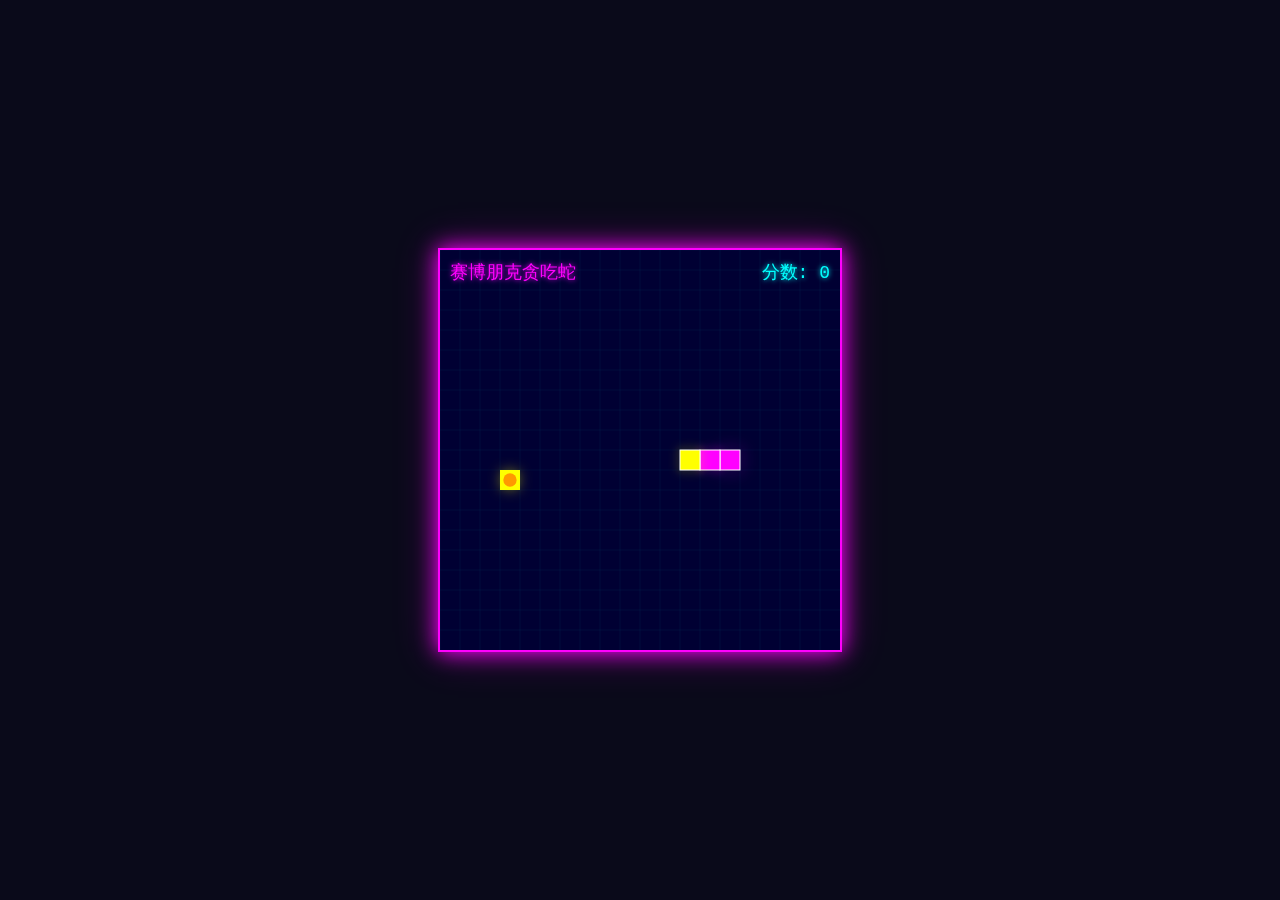
<file: challenges/snake.html>
<!DOCTYPE html>
<html lang="zh">
<head>
    <meta charset="UTF-8">
    <meta name="viewport" content="width=device-width, initial-scale=1.0">
    <title>赛博朋克贪吃蛇</title>
    <style>
        body {
            margin: 0;
            padding: 0;
            display: flex;
            justify-content: center;
            align-items: center;
            height: 100vh;
            background-color: #0a0a1a;
            font-family: 'Courier New', monospace;
            overflow: hidden;
            color: #0ff;
        }

        #game-container {
            position: relative;
            width: 400px;
            height: 400px;
            border: 2px solid #ff00ff;
            box-shadow: 0 0 20px #ff00ff,
                        0 0 40px rgba(255, 0, 255, 0.3),
                        inset 0 0 20px #00ffff,
                        inset 0 0 40px rgba(0, 255, 255, 0.3);
        }

        #game-canvas {
            background-color: #000033;
            display: block;
        }

        #score-display {
            position: absolute;
            top: 10px;
            right: 10px;
            color: #0ff;
            font-size: 18px;
            text-shadow: 0 0 5px #0ff;
            z-index: 10;
        }

        #game-over {
            position: absolute;
            top: 0;
            left: 0;
            width: 100%;
            height: 100%;
            background-color: rgba(0, 0, 51, 0.8);
            display: none;
            flex-direction: column;
            justify-content: center;
            align-items: center;
            z-index: 20;
            color: #ff00ff;
            font-size: 24px;
            text-shadow: 0 0 10px #ff00ff;
        }

        #restart-btn {
            margin-top: 20px;
            padding: 10px 20px;
            background-color: transparent;
            border: 2px solid #0ff;
            color: #0ff;
            font-family: 'Courier New', monospace;
            font-size: 16px;
            cursor: pointer;
            transition: all 0.3s;
            text-shadow: 0 0 5px #0ff;
            box-shadow: 0 0 10px #0ff;
        }

        #restart-btn:hover {
            background-color: rgba(0, 255, 255, 0.2);
            box-shadow: 0 0 20px #0ff;
        }

        .grid-line {
            position: absolute;
            background-color: rgba(0, 255, 255, 0.05);
        }

        #title {
            position: absolute;
            top: 10px;
            left: 10px;
            font-size: 18px;
            color: #ff00ff;
            text-shadow: 0 0 5px #ff00ff;
            z-index: 10;
        }
    </style>
</head>
<body>
    <div id="game-container">
        <div id="title">赛博朋克贪吃蛇</div>
        <div id="score-display">分数: 0</div>
        <canvas id="game-canvas" width="400" height="400"></canvas>
        <div id="game-over">
            <div>游戏结束!</div>
            <div id="final-score">最终分数: 0</div>
            <button id="restart-btn">重新开始</button>
        </div>
    </div>

    <script>
        // 游戏配置
        const config = {
            gridSize: 20,
            initialSpeed: 150,
            speedIncrease: 5,
            neonColors: ['#00ffff', '#ff00ff', '#ffff00', '#00ff00'],
            gridLineColor: 'rgba(0, 255, 255, 0.05)'
        };

        // 游戏状态
        const gameState = {
            canvas: null,
            ctx: null,
            snake: [],
            food: null,
            direction: 'right',
            nextDirection: 'right',
            score: 0,
            gameInterval: null,
            speed: config.initialSpeed,
            gameOver: false,
            gridLines: []
        };

        // 初始化游戏
        function initGame() {
            gameState.canvas = document.getElementById('game-canvas');
            gameState.ctx = gameState.canvas.getContext('2d');

            // 创建网格线
            createGridLines();

            // 初始化蛇
            const startX = Math.floor(gameState.canvas.width / config.gridSize / 2) * config.gridSize;
            const startY = Math.floor(gameState.canvas.height / config.gridSize / 2) * config.gridSize;
            gameState.snake = [
                {x: startX, y: startY},
                {x: startX - config.gridSize, y: startY},
                {x: startX - config.gridSize * 2, y: startY}
            ];

            // 初始方向
            gameState.direction = 'right';
            gameState.nextDirection = 'right';

            // 初始分数和速度
            gameState.score = 0;
            gameState.speed = config.initialSpeed;
            updateScoreDisplay();

            // 生成食物
            generateFood();

            // 重置游戏状态
            gameState.gameOver = false;
            document.getElementById('game-over').style.display = 'none';

            // 开始游戏循环
            if (gameState.gameInterval) {
                clearInterval(gameState.gameInterval);
            }
            gameState.gameInterval = setInterval(gameLoop, gameState.speed);
        }

        // 创建网格线
        function createGridLines() {
            gameState.gridLines = [];

            // 垂直线
            for (let x = 0; x < gameState.canvas.width; x += config.gridSize) {
                gameState.gridLines.push({
                    x1: x, y1: 0,
                    x2: x, y2: gameState.canvas.height
                });
            }

            // 水平线
            for (let y = 0; y < gameState.canvas.height; y += config.gridSize) {
                gameState.gridLines.push({
                    x1: 0, y1: y,
                    x2: gameState.canvas.width, y2: y
                });
            }
        }

        // 游戏主循环
        function gameLoop() {
            if (gameState.gameOver) return;

            // 清除画布
            gameState.ctx.fillStyle = '#000033';
            gameState.ctx.fillRect(0, 0, gameState.canvas.width, gameState.canvas.height);

            // 绘制网格线
            drawGridLines();

            // 更新蛇的位置
            updateSnake();

            // 检查碰撞
            checkCollisions();

            // 绘制食物
            drawFood();

            // 绘制蛇
            drawSnake();
        }

        // 绘制网格线
        function drawGridLines() {
            gameState.ctx.strokeStyle = config.gridLineColor;
            gameState.ctx.lineWidth = 1;

            gameState.gridLines.forEach(line => {
                gameState.ctx.beginPath();
                gameState.ctx.moveTo(line.x1, line.y1);
                gameState.ctx.lineTo(line.x2, line.y2);
                gameState.ctx.stroke();
            });
        }

        // 更新蛇的位置
        function updateSnake() {
            // 更新方向
            gameState.direction = gameState.nextDirection;

            // 获取蛇头
            const head = {...gameState.snake[0]};

            // 根据方向移动蛇头
            switch (gameState.direction) {
                case 'up':
                    head.y -= config.gridSize;
                    break;
                case 'down':
                    head.y += config.gridSize;
                    break;
                case 'left':
                    head.x -= config.gridSize;
                    break;
                case 'right':
                    head.x += config.gridSize;
                    break;
            }

            // 将新头部添加到蛇身
            gameState.snake.unshift(head);

            // 检查是否吃到食物
            if (head.x === gameState.food.x && head.y === gameState.food.y) {
                // 增加分数
                gameState.score += 10;
                updateScoreDisplay();

                // 提高速度
                gameState.speed = Math.max(50, gameState.speed - config.speedIncrease);
                clearInterval(gameState.gameInterval);
                gameState.gameInterval = setInterval(gameLoop, gameState.speed);

                // 生成新食物
                generateFood();
            } else {
                // 没吃到食物，移除尾部
                gameState.snake.pop();
            }
        }

        // 检查碰撞
        function checkCollisions() {
            const head = gameState.snake[0];

            // 检查墙壁碰撞
            if (head.x < 0 || head.x >= gameState.canvas.width ||
                head.y < 0 || head.y >= gameState.canvas.height) {
                endGame();
                return;
            }

            // 检查自身碰撞
            for (let i = 1; i < gameState.snake.length; i++) {
                if (head.x === gameState.snake[i].x && head.y === gameState.snake[i].y) {
                    endGame();
                    return;
                }
            }
        }

        // 绘制蛇
        function drawSnake() {
            gameState.snake.forEach((segment, index) => {
                // 蛇头使用不同颜色
                const isHead = index === 0;
                const colorIndex = index % config.neonColors.length;

                // 绘制蛇身
                gameState.ctx.fillStyle = isHead ? '#ff00ff' : config.neonColors[colorIndex];
                gameState.ctx.fillRect(segment.x, segment.y, config.gridSize, config.gridSize);

                // 添加发光效果
                gameState.ctx.shadowBlur = isHead ? 15 : 10;
                gameState.ctx.shadowColor = isHead ? '#ff00ff' : config.neonColors[colorIndex];

                // 绘制边框
                gameState.ctx.strokeStyle = '#ffffff';
                gameState.ctx.lineWidth = 1;
                gameState.ctx.strokeRect(segment.x, segment.y, config.gridSize, config.gridSize);

                // 重置阴影
                gameState.ctx.shadowBlur = 0;
            });
        }

        // 生成食物
        function generateFood() {
            // 随机位置
            let foodX, foodY;
            let validPosition = false;

            while (!validPosition) {
                foodX = Math.floor(Math.random() * (gameState.canvas.width / config.gridSize)) * config.gridSize;
                foodY = Math.floor(Math.random() * (gameState.canvas.height / config.gridSize)) * config.gridSize;

                // 检查食物是否与蛇重叠
                validPosition = true;
                for (const segment of gameState.snake) {
                    if (segment.x === foodX && segment.y === foodY) {
                        validPosition = false;
                        break;
                    }
                }
            }

            gameState.food = {x: foodX, y: foodY};
        }

        // 绘制食物
        function drawFood() {
            // 绘制食物
            gameState.ctx.fillStyle = '#ffff00';
            gameState.ctx.fillRect(gameState.food.x, gameState.food.y, config.gridSize, config.gridSize);

            // 添加发光效果
            gameState.ctx.shadowBlur = 15;
            gameState.ctx.shadowColor = '#ffff00';

            // 绘制内部图案
            gameState.ctx.fillStyle = '#ff9900';
            gameState.ctx.beginPath();
            gameState.ctx.arc(
                gameState.food.x + config.gridSize / 2,
                gameState.food.y + config.gridSize / 2,
                config.gridSize / 3,
                0,
                Math.PI * 2
            );
            gameState.ctx.fill();

            // 重置阴影
            gameState.ctx.shadowBlur = 0;
        }

        // 更新分数显示
        function updateScoreDisplay() {
            document.getElementById('score-display').textContent = `分数: ${gameState.score}`;
        }

        // 游戏结束
        function endGame() {
            gameState.gameOver = true;
            clearInterval(gameState.gameInterval);

            // 显示游戏结束界面
            document.getElementById('final-score').textContent = `最终分数: ${gameState.score}`;
            document.getElementById('game-over').style.display = 'flex';
        }

        // 键盘控制
        document.addEventListener('keydown', (e) => {
            switch (e.key) {
                case 'ArrowUp':
                    if (gameState.direction !== 'down') {
                        gameState.nextDirection = 'up';
                    }
                    break;
                case 'ArrowDown':
                    if (gameState.direction !== 'up') {
                        gameState.nextDirection = 'down';
                    }
                    break;
                case 'ArrowLeft':
                    if (gameState.direction !== 'right') {
                        gameState.nextDirection = 'left';
                    }
                    break;
                case 'ArrowRight':
                    if (gameState.direction !== 'left') {
                        gameState.nextDirection = 'right';
                    }
                    break;
                case ' ':
                    if (gameState.gameOver) {
                        initGame();
                    }
                    break;
            }
        });

        // 重新开始按钮
        document.getElementById('restart-btn').addEventListener('click', initGame);

        // 初始化游戏
        initGame();
    </script>
</body>
</html>
</file>
